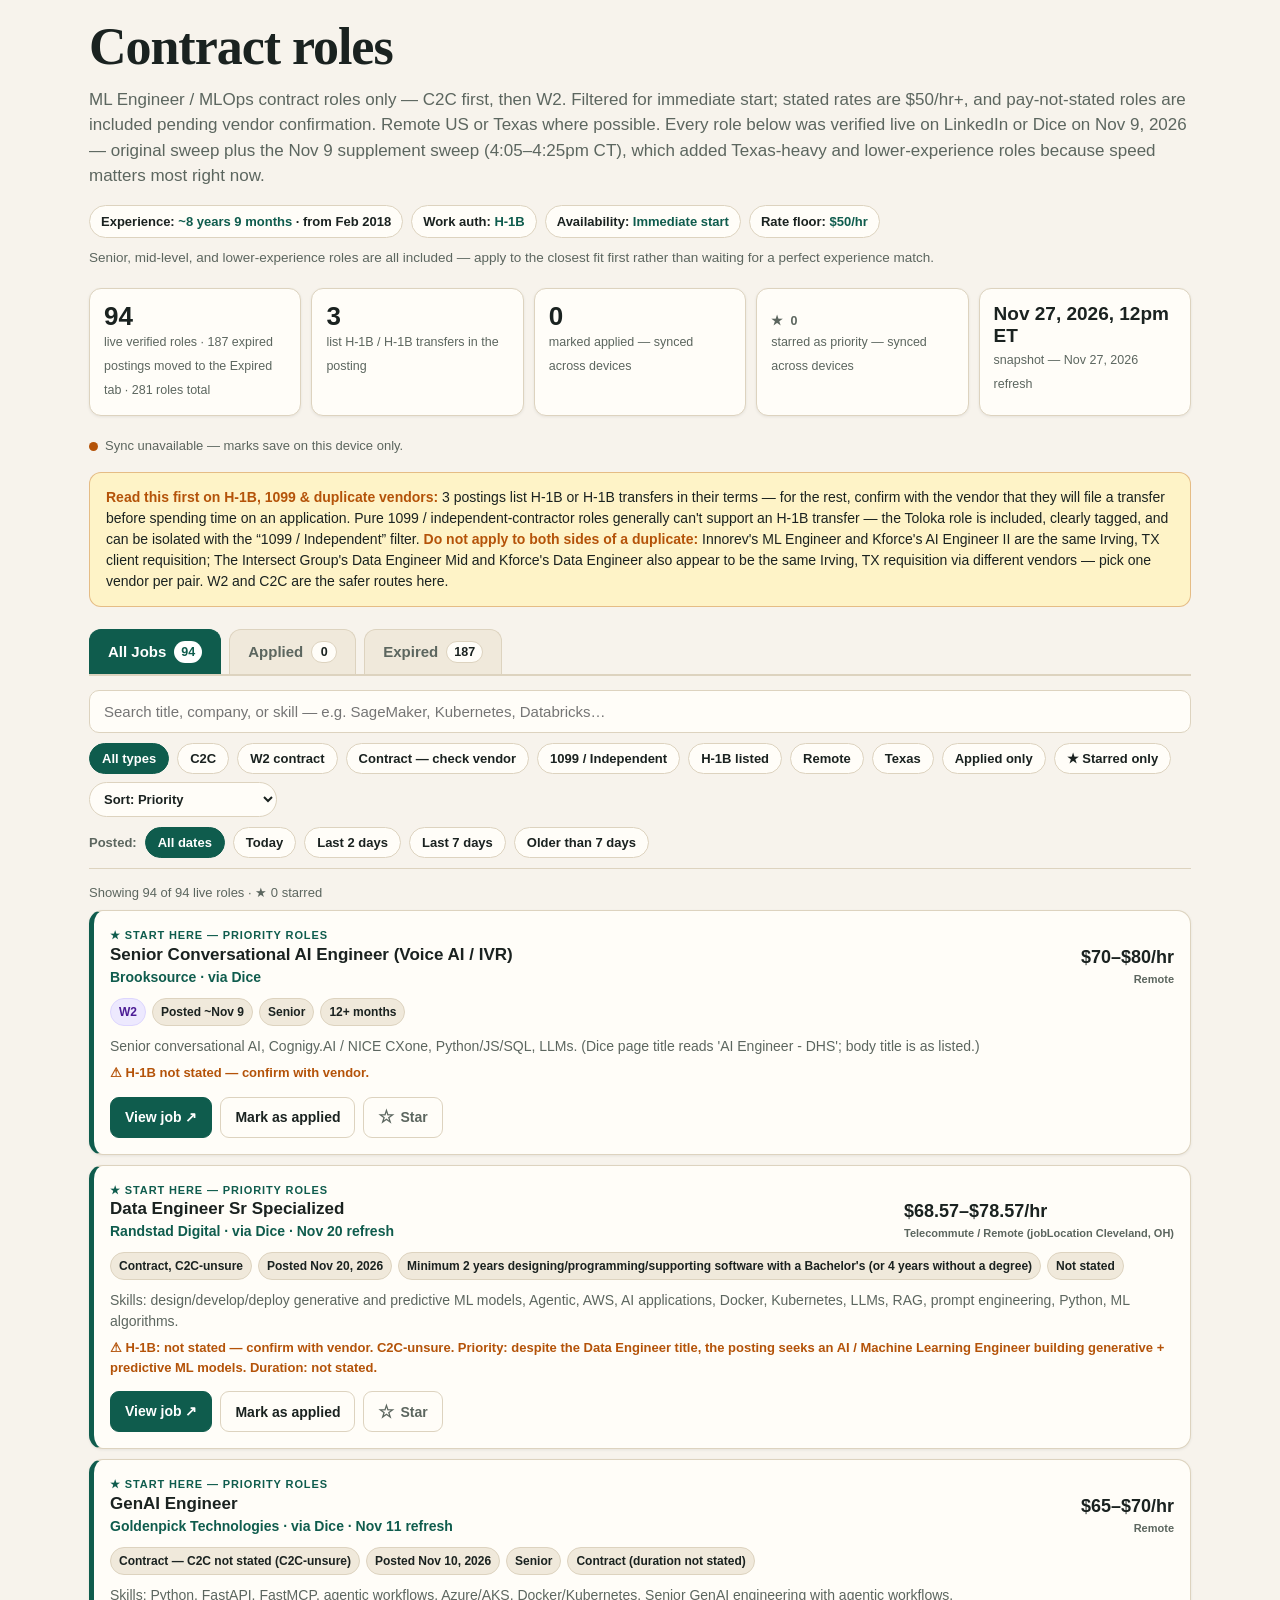
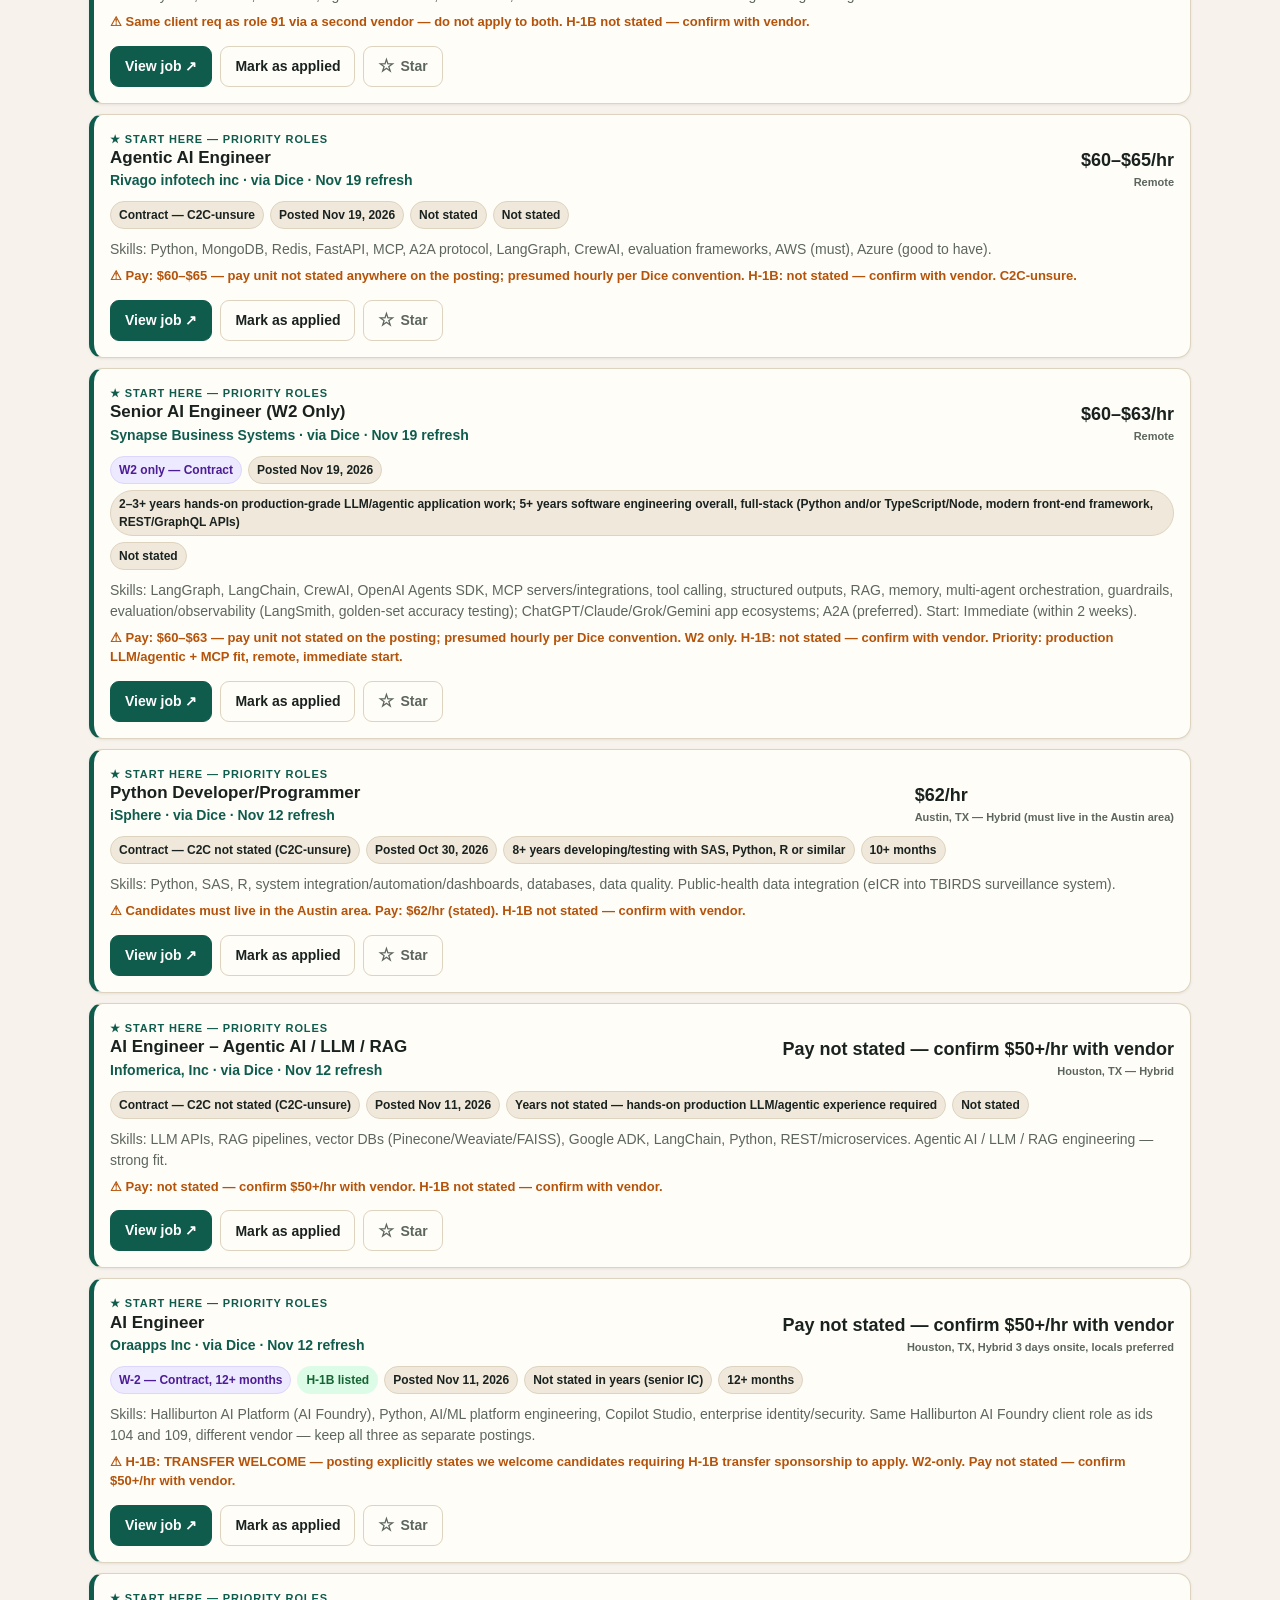
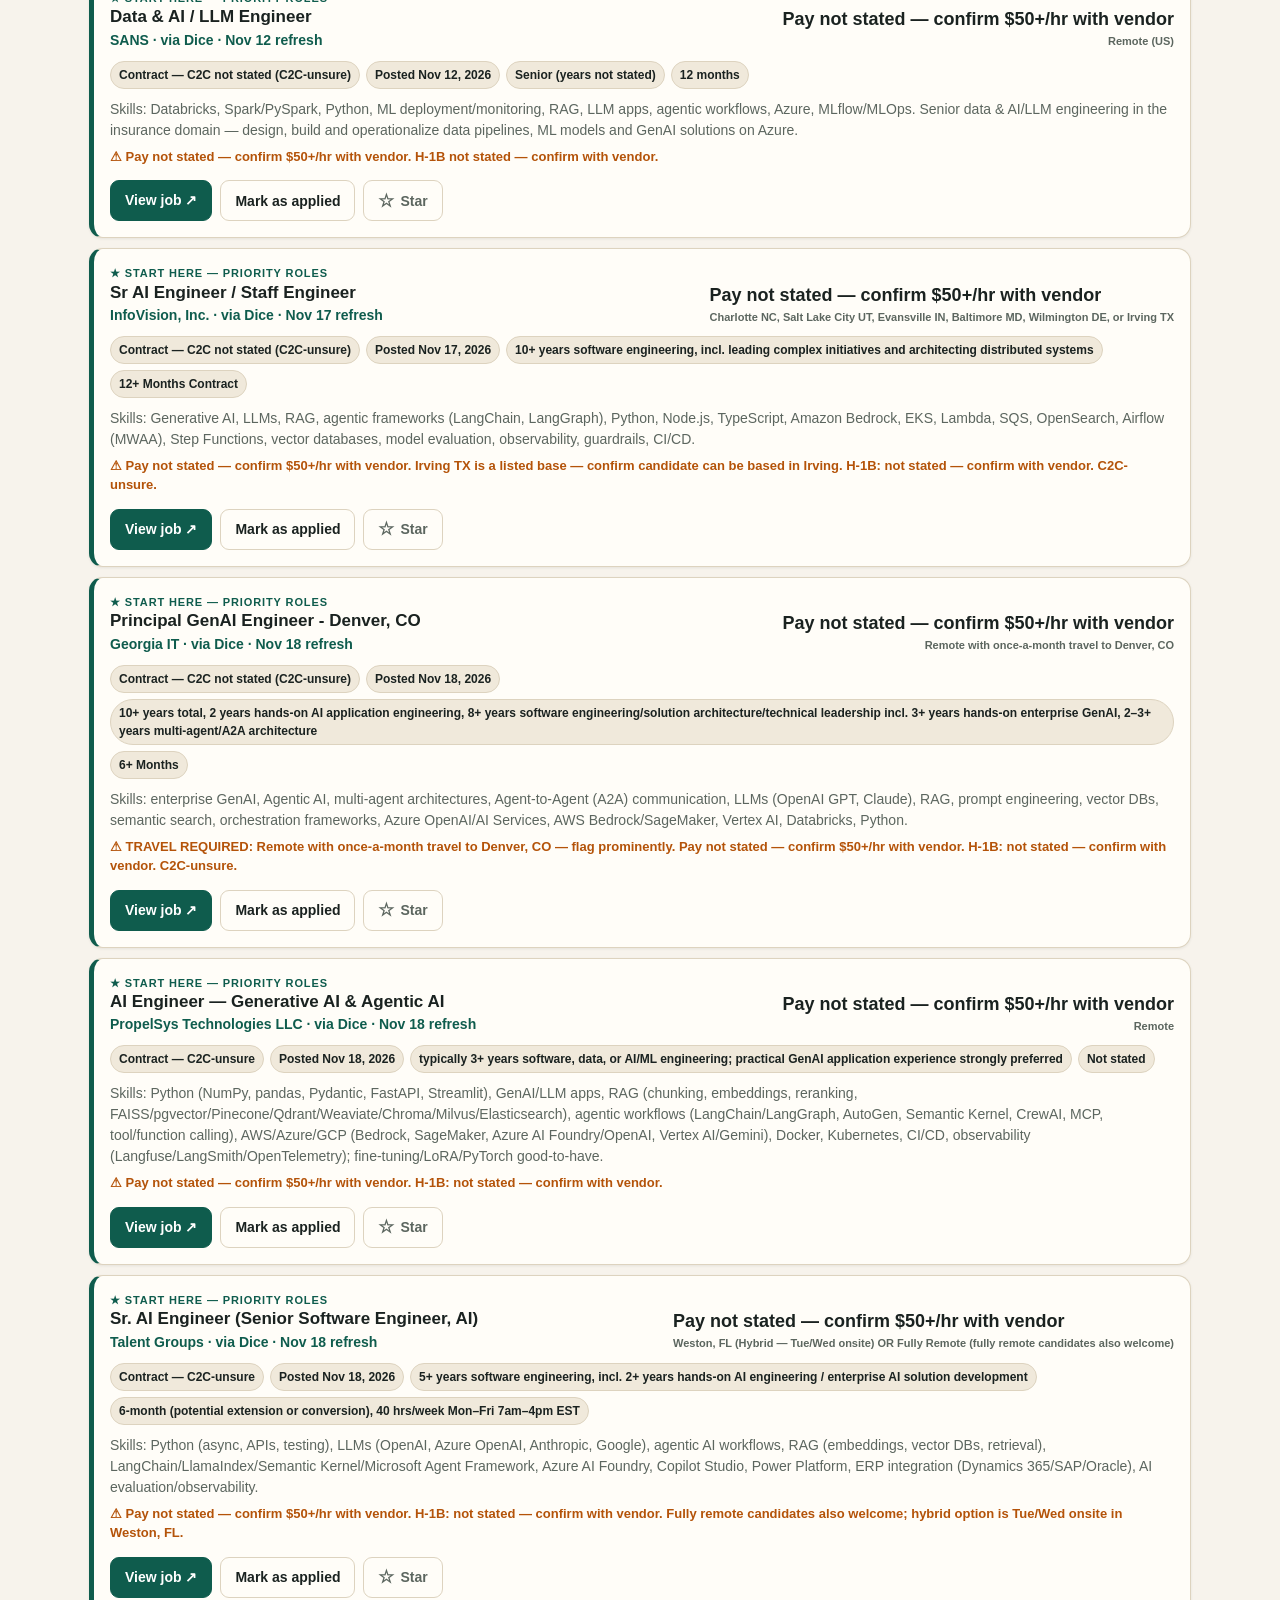
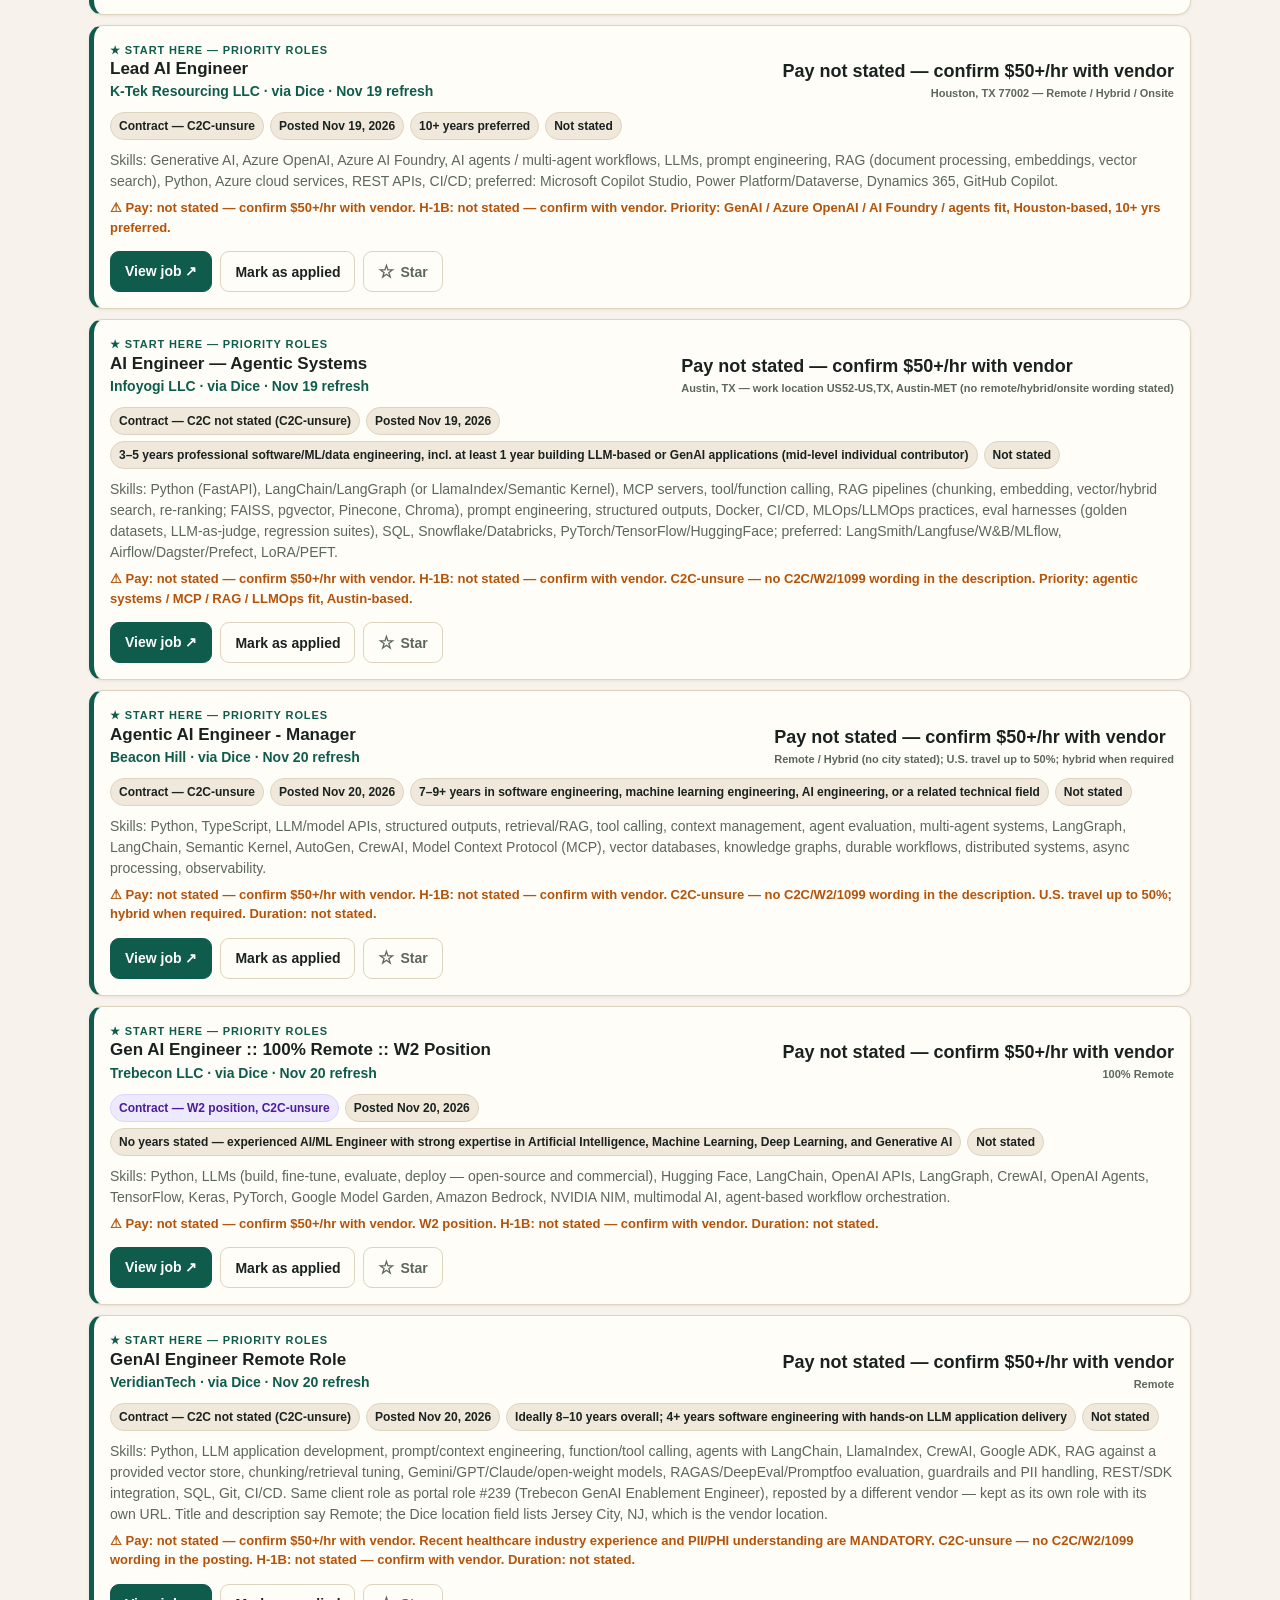
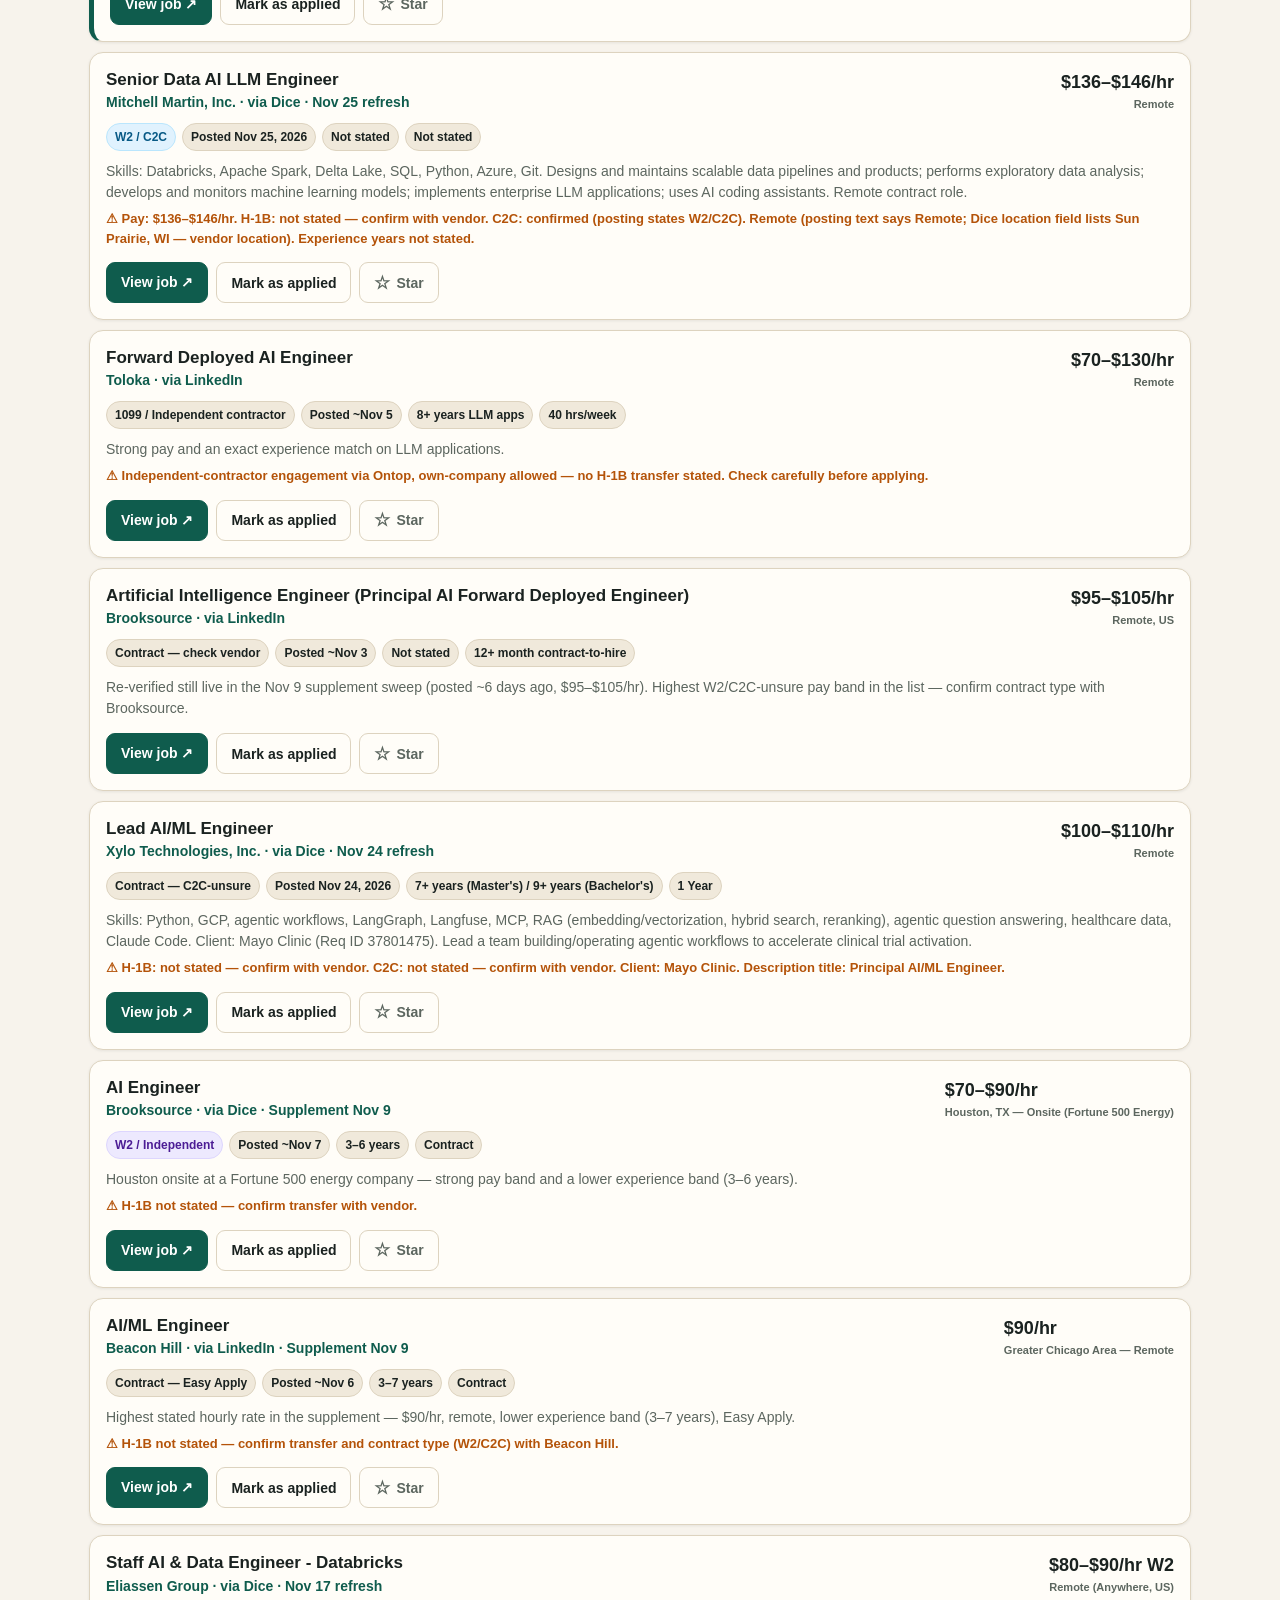
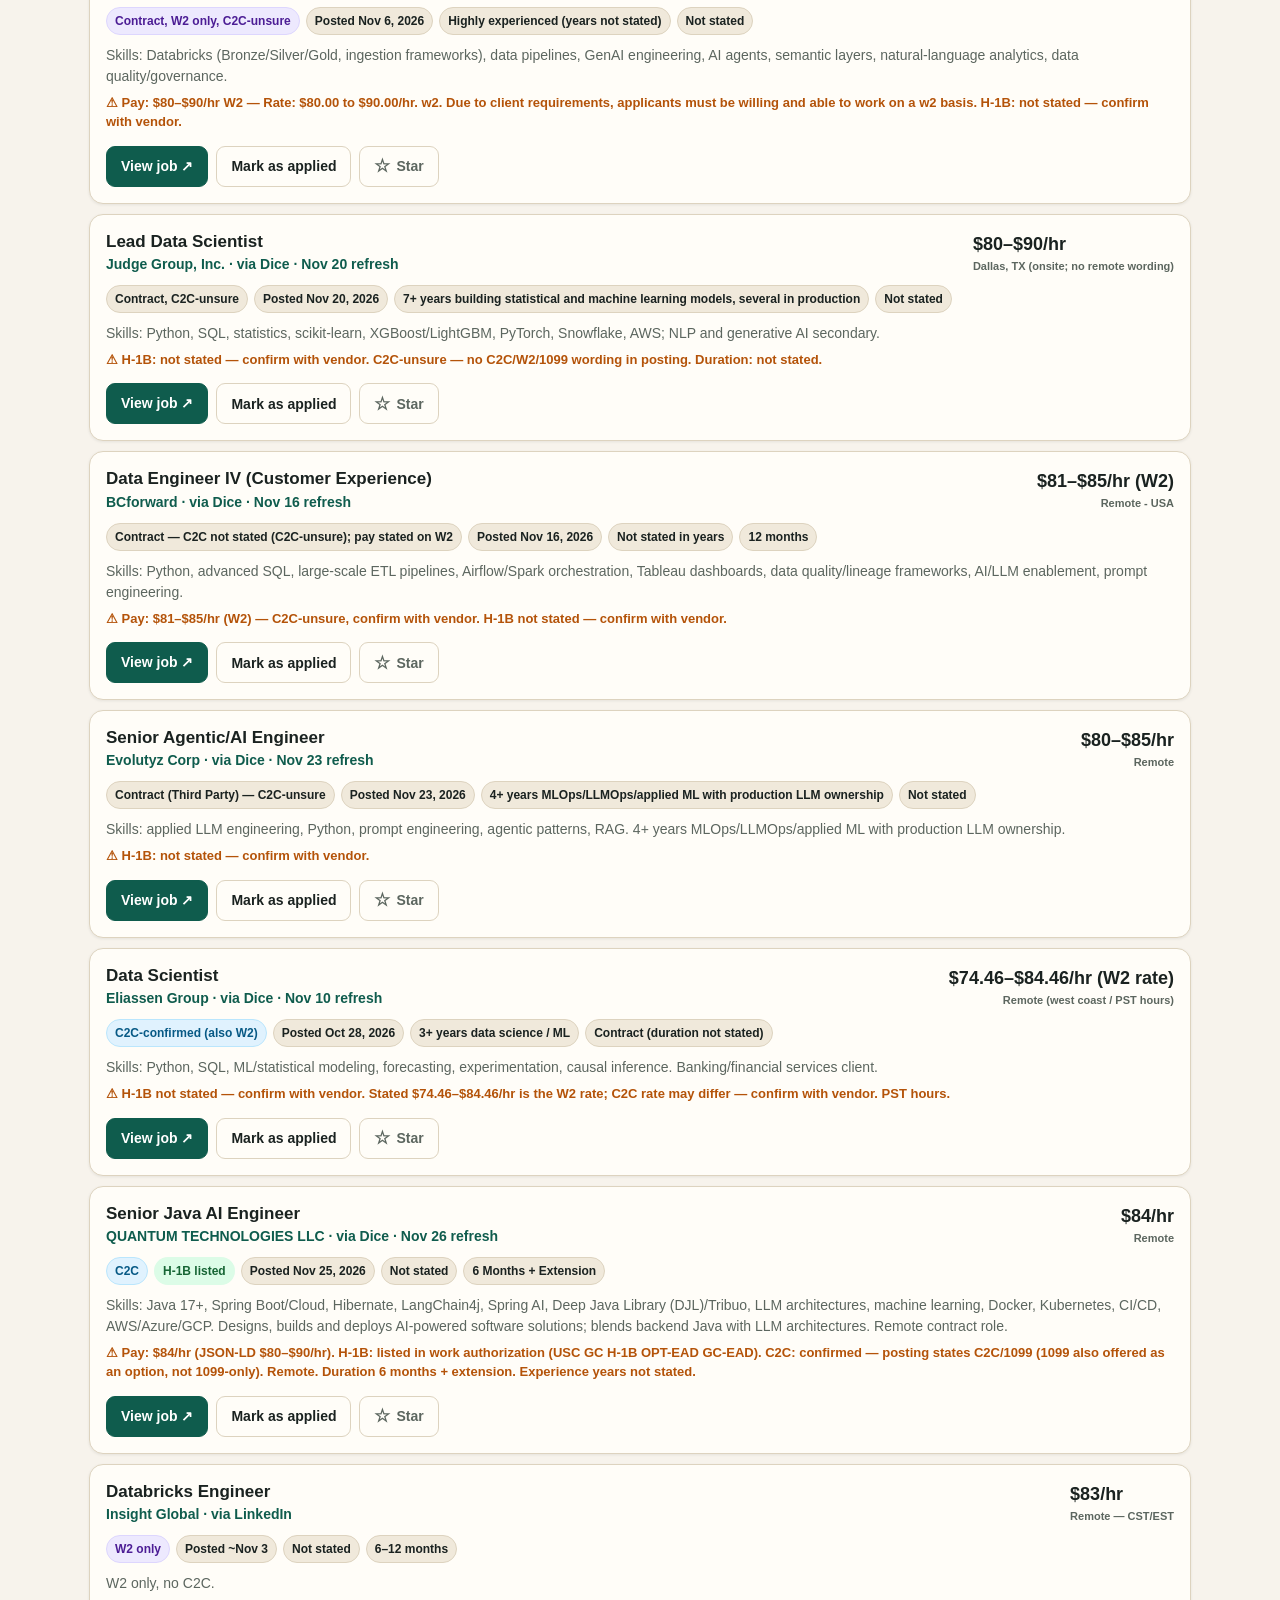
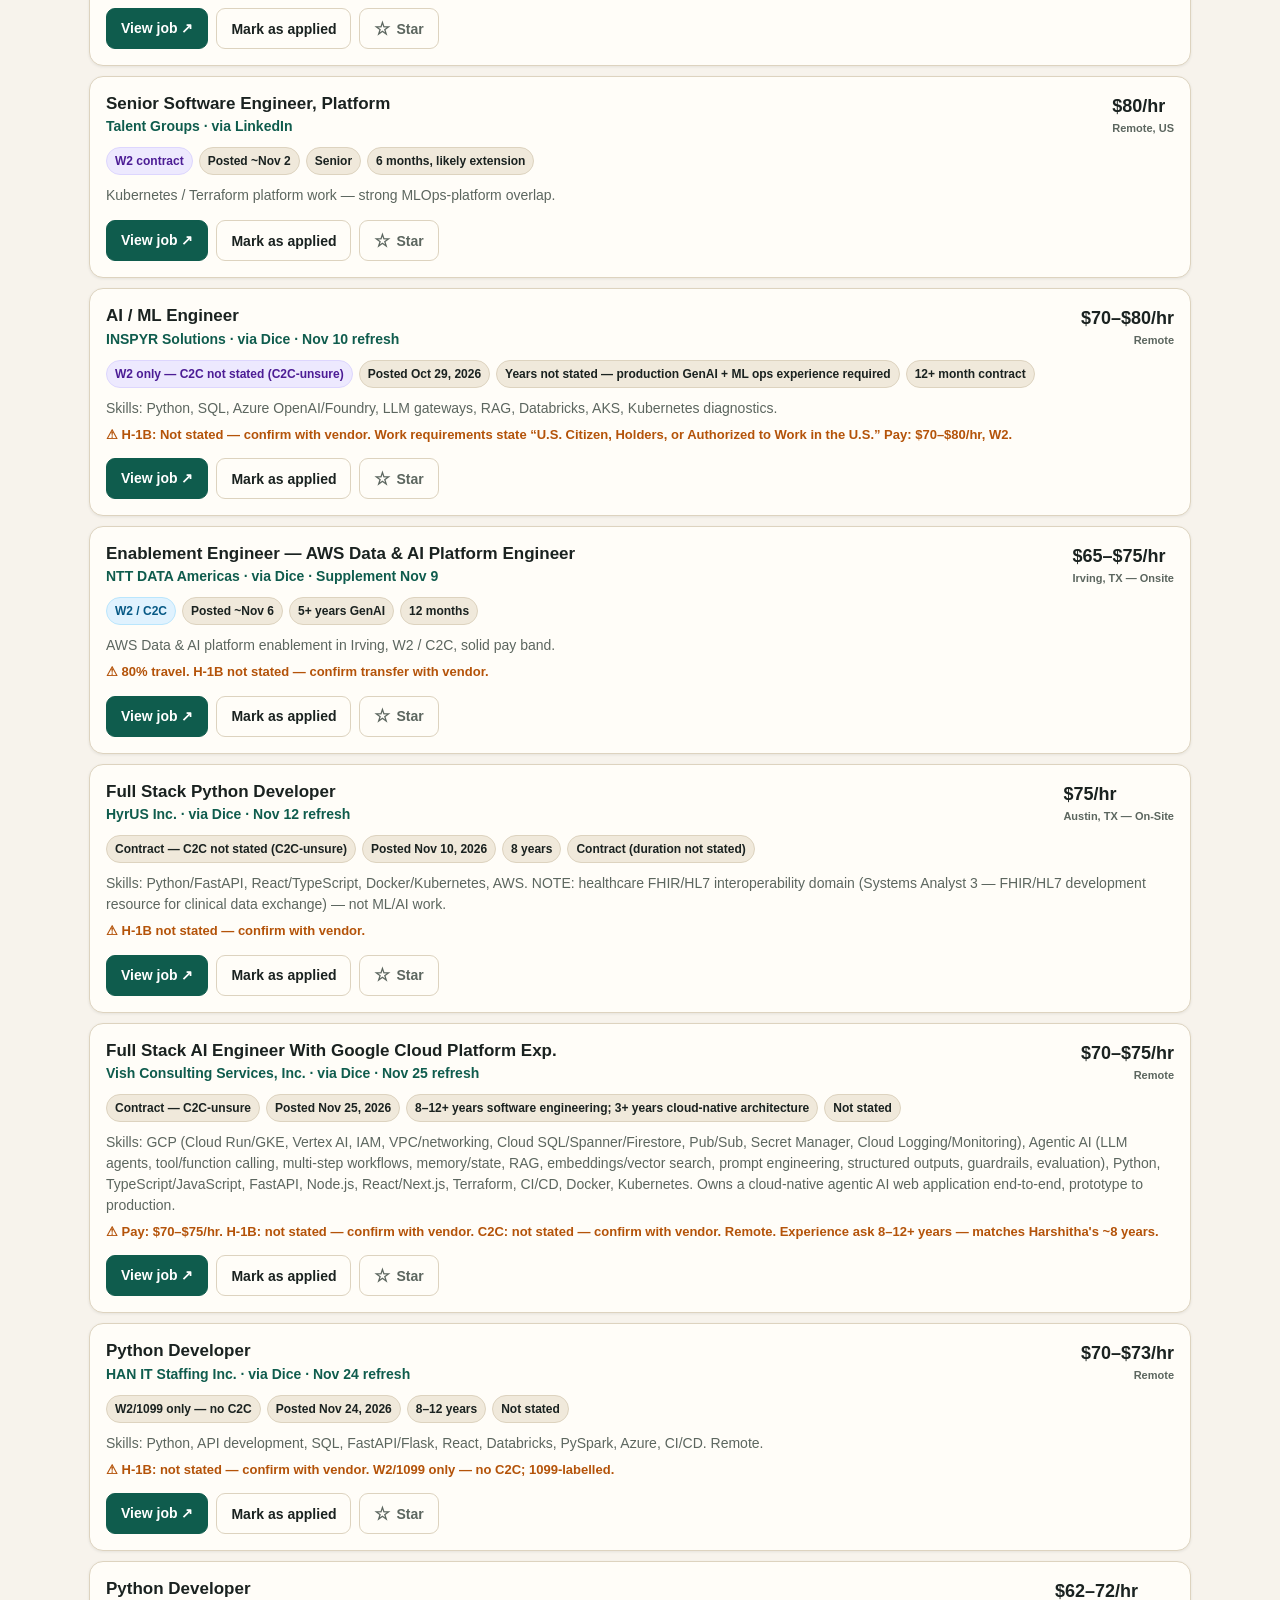
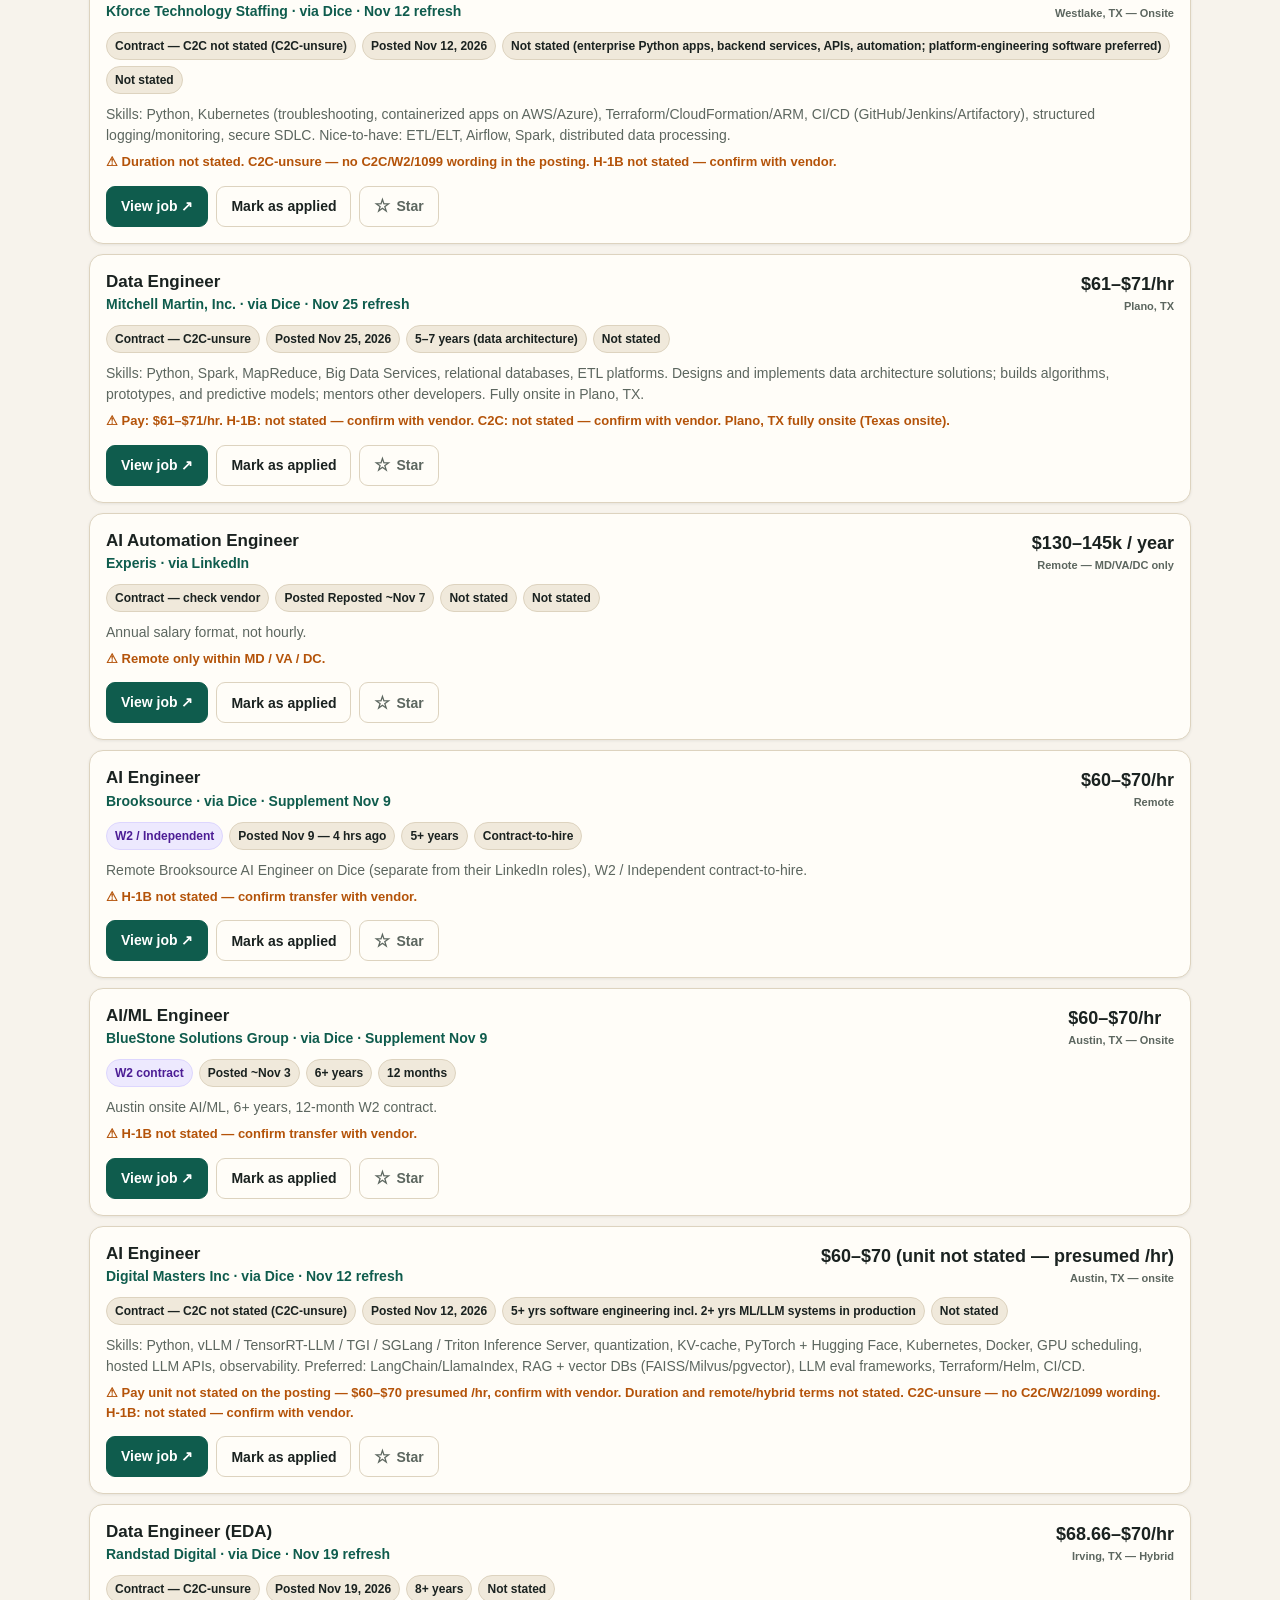
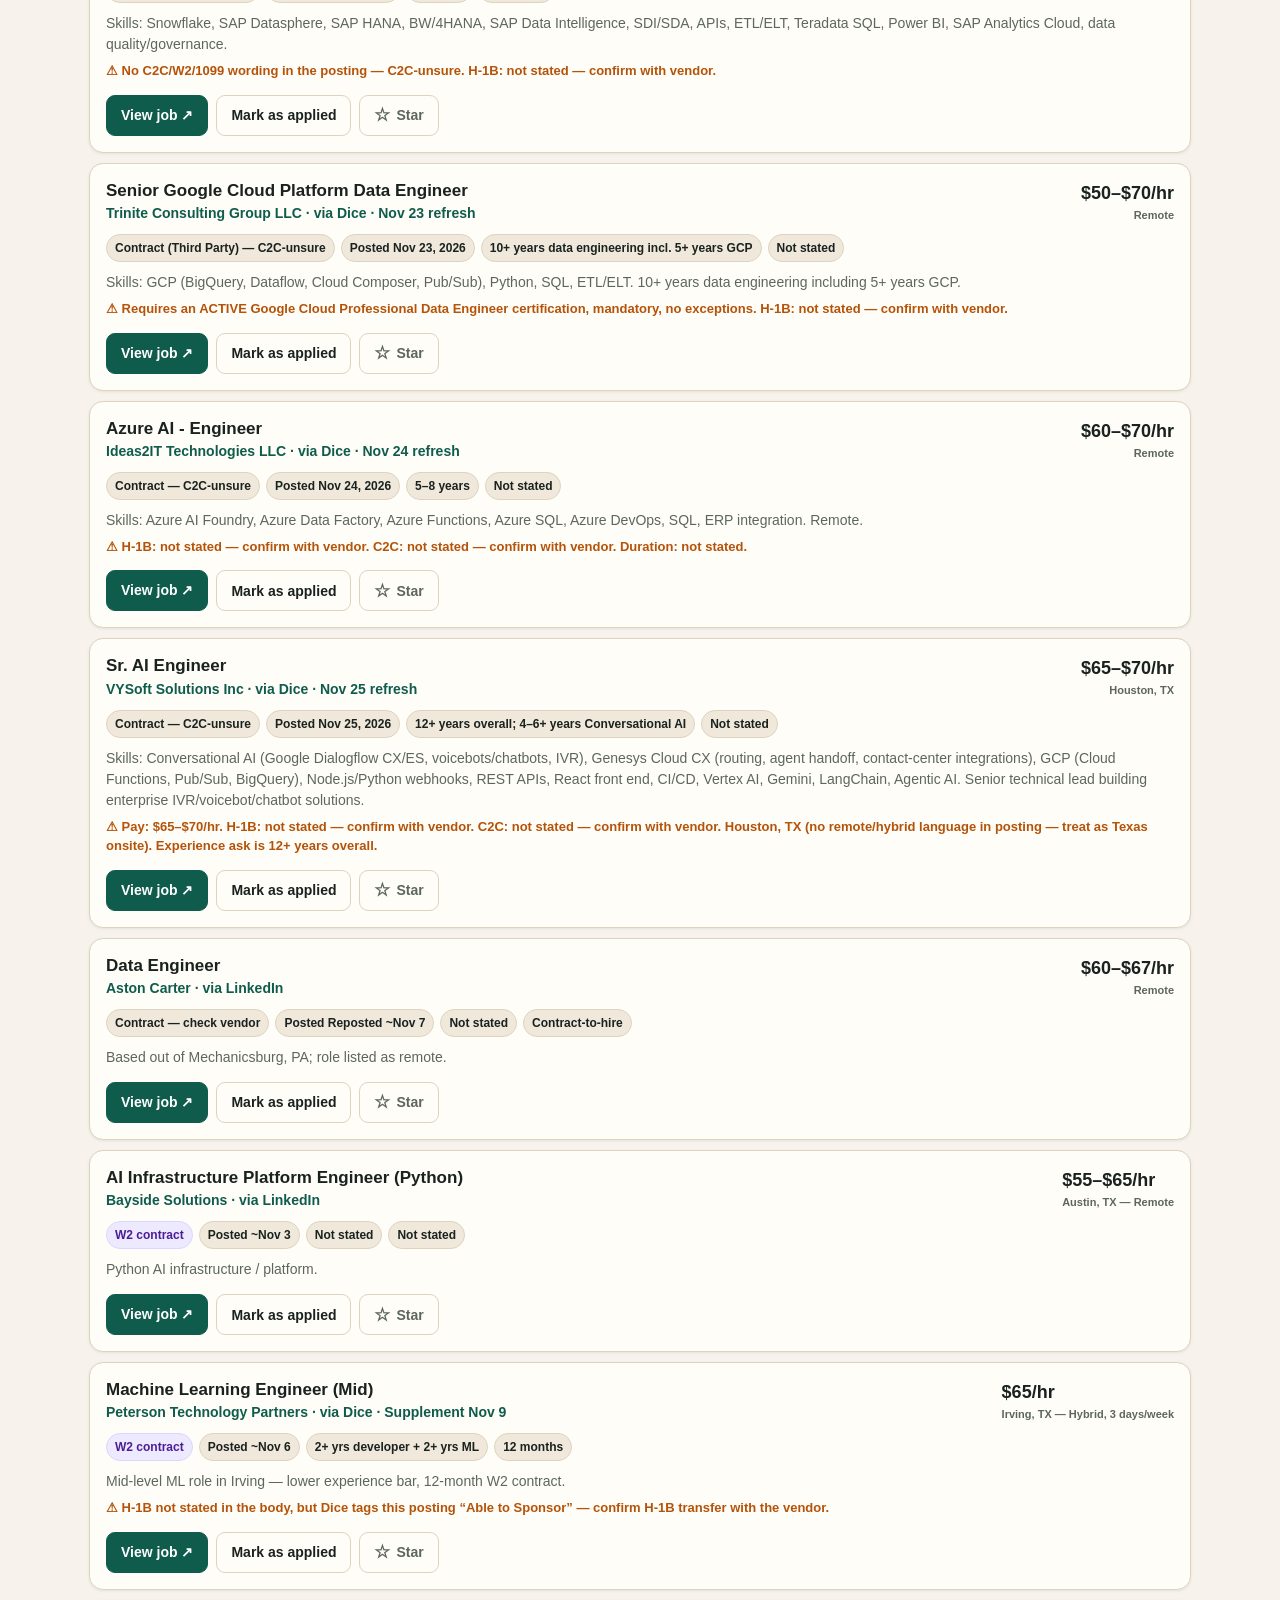
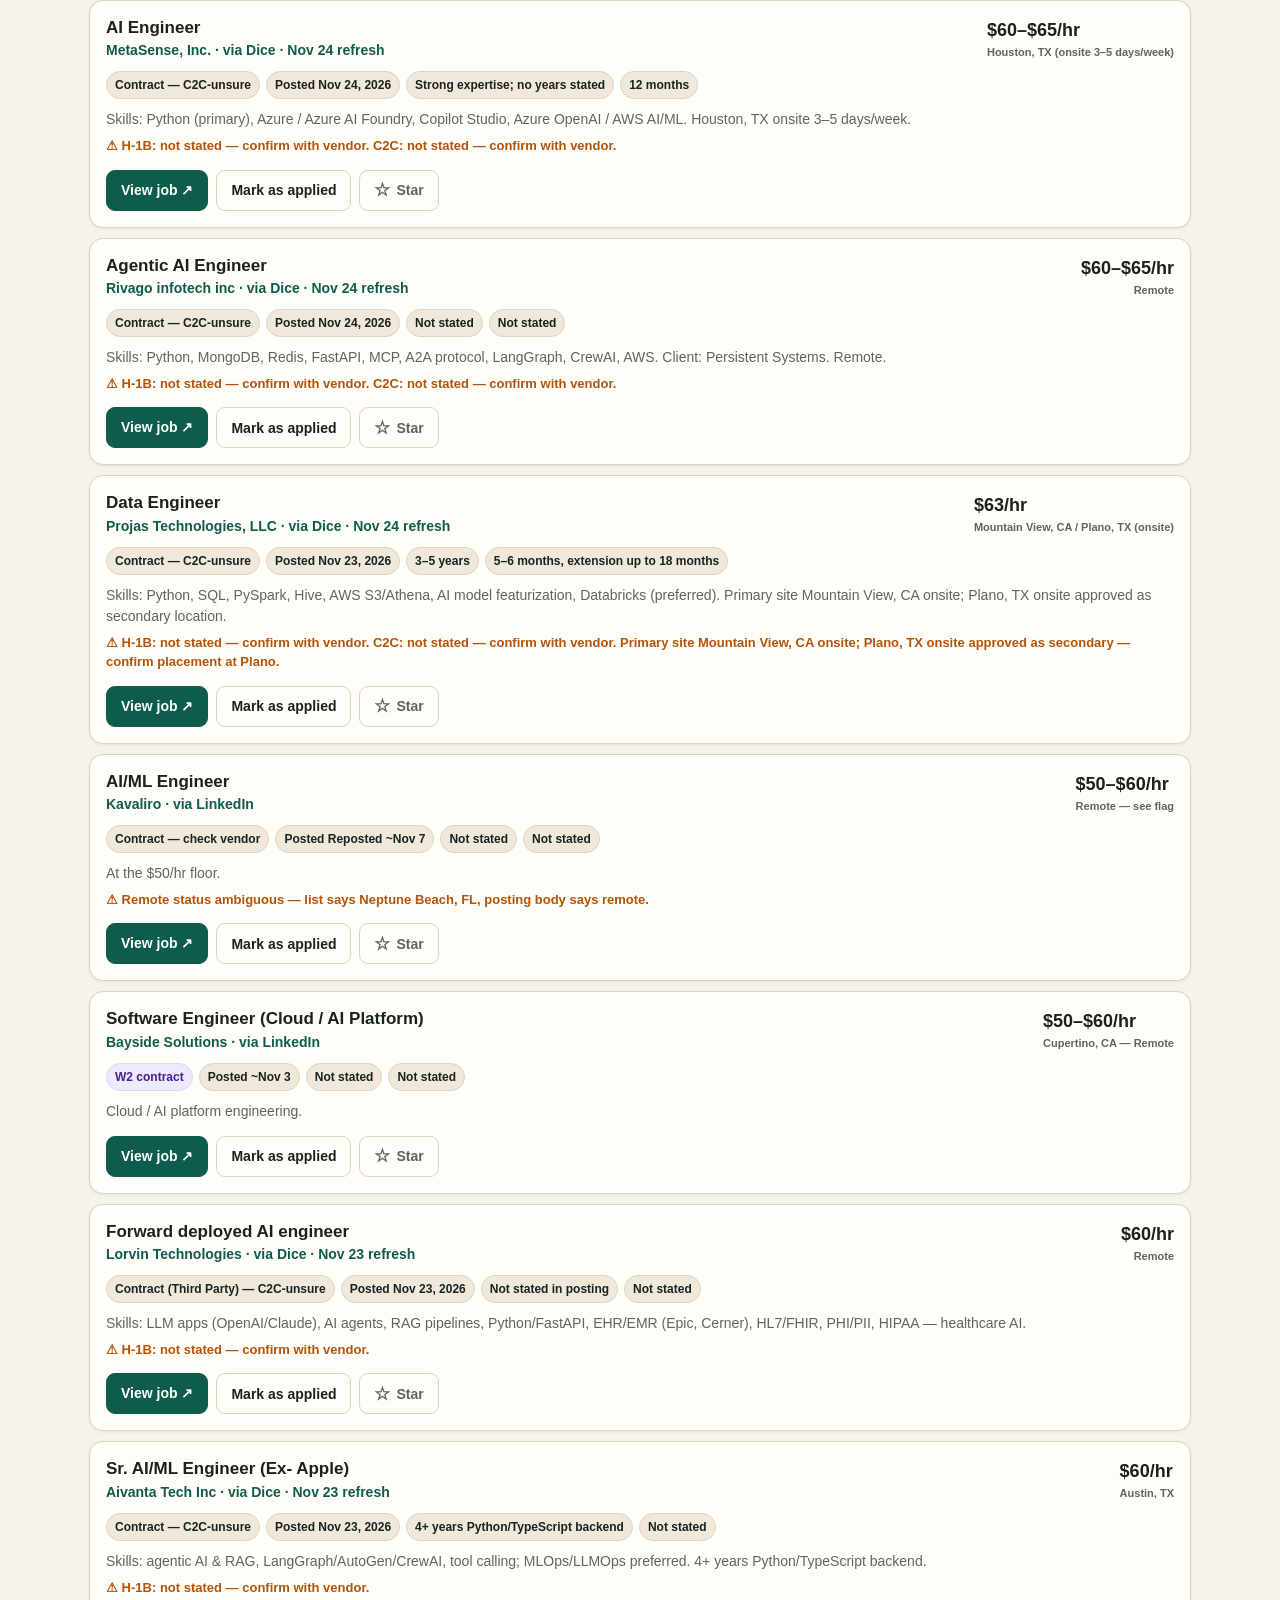
<file: index.html>
<!-- GENERATED by scripts/build.py — do not hand-edit. Edit src/ and data/roles.json, then run: python3 scripts/build.py -->
<!doctype html>
<html lang="en">
<head>
<meta charset="utf-8">
<meta name="viewport" content="width=device-width, initial-scale=1, viewport-fit=cover">
<meta name="color-scheme" content="light dark">
<link rel="icon" href="data:,">
<title>Contract Portal</title>
<script>
window.va = window.va || function () { (window.vaq = window.vaq || []).push(arguments); };
</script>
<script defer src="[data-uri]"></script>
<style>
:root{
  --bg:#f7f3ec; --surface:#fffdf8; --surface2:#f0e9db; --ink:#1a2220; --muted:#5c665f; --line:#ddd3bf;
  --teal:#0f5c4d; --teal-ink:#fff; --amber:#b45309; --amber-bg:#fef3c7; --green-bg:#dcfce7; --green:#166534;
  --gold:#d97706; --gold-bg:#fef3c7; --gold-ink:#92400e; --gold-line:#f59e0b;
  --red:#991b1b; --shadow:0 1px 3px rgba(26,34,32,.08);
}
@media (prefers-color-scheme: dark){
  :root{ --bg:#121614; --surface:#1c2220; --surface2:#242c29; --ink:#ece8df; --muted:#a8b0aa; --line:#333d39; --teal:#2a9d84; --teal-ink:#0b1513; --amber:#fbbf24; --amber-bg:#3a2e12; --green-bg:#14301e; --green:#86efac; --gold:#fbbf24; --gold-bg:#3a2e12; --gold-ink:#fcd34d; --gold-line:#b45309; --shadow:none; }
}
*{box-sizing:border-box}
body{margin:0;background:var(--bg);color:var(--ink);font-family: ui-sans-system, -apple-system, Segoe UI, Roboto, Helvetica, Arial, sans-serif;line-height:1.5}
a{color:var(--teal)}
.wrap{max-width:1150px;margin:0 auto;padding:20px 24px 48px}
@media(max-width:640px){.wrap{padding:20px 16px 48px}}
h1,h2{font-family: Georgia, 'Times New Roman', serif; letter-spacing:-.02em; line-height:1.05; margin:0}
h1{font-size:clamp(32px,6vw,52px)}
.lede{font-size:17px;color:var(--muted);margin:12px 0 0}
.profile{display:flex;flex-wrap:wrap;gap:8px;margin-top:16px}
.chip{border:1px solid var(--line);background:var(--surface);border-radius:999px;padding:6px 11px;font-size:13px;font-weight:600}
.chip strong{color:var(--teal)}
.stats{display:grid;grid-template-columns:repeat(5,1fr);gap:10px;margin:20px 0}
@media(max-width:900px){.stats{grid-template-columns:repeat(3,1fr)}}
@media(max-width:640px){.stats{grid-template-columns:1fr 1fr}}
.stat{background:var(--surface);border:1px solid var(--line);border-radius:12px;padding:14px;box-shadow:var(--shadow)}
.stat b{font-size:26px;display:block;line-height:1}
.stat span{font-size:12.5px;color:var(--muted)}
.stat-date b{font-size:19px;line-height:1.15}
.stat-star b{color:var(--gold)}
.notice{background:var(--amber-bg);border:1px solid color-mix(in srgb, var(--amber) 35%, transparent);border-radius:12px;padding:14px 16px;font-size:14px}
.notice strong{color:var(--amber)}
.controls{position:sticky;top:0;z-index:5;background:var(--bg);padding:14px 0 10px;border-bottom:1px solid var(--line)}
.search{width:100%;padding:12px 14px;border-radius:10px;border:1px solid var(--line);background:var(--surface);color:var(--ink);font-size:15px}
.filters{display:flex;flex-wrap:wrap;gap:8px;margin-top:10px;align-items:center}
.pill{border:1px solid var(--line);background:var(--surface);color:var(--ink);padding:7px 12px;border-radius:999px;font-size:13px;font-weight:600;cursor:pointer}
.pill[aria-pressed="true"]{background:var(--teal);color:var(--teal-ink);border-color:var(--teal)}
select{padding:8px 10px;border-radius:999px;border:1px solid var(--line);background:var(--surface);color:var(--ink);font-size:13px;font-weight:600}
.countline{font-size:13px;color:var(--muted);margin:14px 0 8px}
.job{background:var(--surface);border:1px solid var(--line);border-radius:14px;padding:16px;margin-bottom:10px;box-shadow:var(--shadow)}
.job.top{border-left:5px solid var(--teal)}
.job-head{display:flex;justify-content:space-between;gap:14px;flex-wrap:wrap}
.job h3{margin:0;font-size:17px;line-height:1.25}
.job h3 a{color:var(--ink);text-decoration:none}
.job h3 a:hover{text-decoration:underline}
.company{font-weight:700;color:var(--teal);font-size:14px;margin-top:2px}
.pay{font-size:18px;font-weight:800;white-space:nowrap}
.pay small{display:block;font-size:11px;font-weight:600;color:var(--muted);text-align:right}
.meta{display:flex;flex-wrap:wrap;gap:6px;margin-top:10px}
.tag{font-size:12px;font-weight:700;padding:4px 8px;border-radius:999px;background:var(--surface2);border:1px solid var(--line)}
.tag.c2c{background:#e0f2fe;border-color:#bae6fd;color:#075985}
.tag.w2{background:#ede9fe;border-color:#ddd6fe;color:#4c1d95}
.tag.h1b{background:var(--green-bg);color:var(--green);border-color:transparent}
.tag.priority{background:var(--gold-bg);color:var(--gold-ink);border-color:var(--gold-line)}
@media(prefers-color-scheme: dark){.tag.c2c{background:#0c2d3a;color:#7dd3fc}.tag.w2{background:#2e1a47;color:#c4b5fd}}
.desc{font-size:14px;color:var(--muted);margin:10px 0 0}
.flag{font-size:13px;color:var(--amber);font-weight:600;margin-top:6px}
.actions{display:flex;gap:8px;flex-wrap:wrap;margin-top:14px}
.btn{border-radius:9px;padding:9px 14px;font-size:14px;font-weight:700;cursor:pointer;text-decoration:none;display:inline-flex;align-items:center;gap:6px;border:1px solid var(--line)}
.btn-primary{background:var(--teal);color:var(--teal-ink);border-color:var(--teal)}
.btn-applied{background:var(--surface);color:var(--ink)}
.btn-applied.on{background:var(--green-bg);color:var(--green);border-color:var(--green)}
.btn-star{background:var(--surface);color:var(--muted)}
.btn-star .star-glyph{font-size:18px;line-height:1;color:var(--muted)}
.btn-star.on{background:var(--gold-bg);color:var(--gold-ink);border-color:var(--gold-line)}
.btn-star.on .star-glyph{color:var(--gold)}
.job.starred{border-color:var(--gold-line)}
.job.expired{opacity:.62;background:var(--surface2)}
.tag.expired-badge{background:#fee2e2;border-color:#fecaca;color:#991b1b}
@media(prefers-color-scheme: dark){.tag.expired-badge{background:#3a1414;border-color:#7f1d1d;color:#fca5a5}}
.expired-note{font-size:13.5px;font-weight:700;color:var(--red);margin-top:8px}
.empty{padding:32px;text-align:center;color:var(--muted);border:1px dashed var(--line);border-radius:12px}
footer{margin-top:28px;font-size:13px;color:var(--muted);border-top:1px solid var(--line);padding-top:16px}
.priority-label{font-size:11px;letter-spacing:.08em;text-transform:uppercase;font-weight:800;color:var(--teal)}
.sync-status{font-size:13px;color:var(--muted);margin:0 0 16px;display:flex;align-items:center;gap:7px}
.sync-dot{width:9px;height:9px;border-radius:50%;background:var(--amber);flex:none}
.sync-status.live .sync-dot{background:var(--green)}
.view-tabs{display:flex;gap:8px;margin:22px 0 0;border-bottom:2px solid var(--line)}
.view-tab{appearance:none;border:1px solid var(--line);border-bottom:none;background:var(--surface2);color:var(--muted);padding:11px 18px;border-radius:12px 12px 0 0;font-size:15px;font-weight:800;cursor:pointer;display:inline-flex;align-items:center;gap:8px}
.view-tab[aria-selected="true"]{background:var(--teal);color:var(--teal-ink);border-color:var(--teal)}
.view-tab:focus-visible{outline:3px solid var(--gold-line);outline-offset:2px}
.tab-count{display:inline-flex;align-items:center;justify-content:center;min-width:26px;height:22px;padding:0 7px;border-radius:999px;background:var(--surface);color:var(--teal);font-size:12.5px;font-weight:800;line-height:1}
.view-tab[aria-selected="true"] .tab-count{background:var(--teal-ink);color:var(--teal)}
.view-tab:not([aria-selected="true"]) .tab-count{background:var(--surface);border:1px solid var(--line);color:var(--ink)}
@media(max-width:520px){.view-tab{flex:1;justify-content:center;padding:11px 10px}}
</style>
<body>
<div class="wrap">
  <header>
    <h1>Contract roles</h1>
    <p class="lede">ML Engineer / MLOps contract roles only — C2C first, then W2. Filtered for immediate start; stated rates are $50/hr+, and pay-not-stated roles are included pending vendor confirmation. Remote US or Texas where possible. Every role below was verified live on LinkedIn or Dice on Nov 9, 2026 — original sweep plus the Nov 9 supplement sweep (4:05–4:25pm CT), which added Texas-heavy and lower-experience roles because speed matters most right now.</p>
    <div class="profile">
      <span class="chip">Experience: <strong>~8 years 9 months</strong> · from Feb 2018</span>
      <span class="chip">Work auth: <strong>H-1B</strong></span>
      <span class="chip">Availability: <strong>Immediate start</strong></span>
      <span class="chip">Rate floor: <strong>$50/hr</strong></span>
    </div>
    <p style="font-size:13.5px;color:var(--muted);margin:10px 0 0">Senior, mid-level, and lower-experience roles are all included — apply to the closest fit first rather than waiting for a perfect experience match.</p>
    <div class="stats">
      <div class="stat"><b id="statTotal">94</b><span>live verified roles · 187 expired postings moved to the Expired tab · 281 roles total</span></div>
      <div class="stat"><b>3</b><span>list H-1B / H-1B transfers in the posting</span></div>
      <div class="stat"><b id="statApplied">0</b><span>marked applied — synced across devices</span></div>
      <div class="stat stat-star"><b><span aria-hidden="true">★</span> <span id="statStarred">0</span></b><span>starred as priority — synced across devices</span></div>
      <div class="stat stat-date"><b>Nov 27, 2026, 12pm ET</b><span>snapshot — Nov 27, 2026 refresh</span></div>
    </div>
    <p class="sync-status" id="syncStatus" role="status"><span class="sync-dot" aria-hidden="true"></span><span id="syncStatusText">Sync: connecting…</span></p>
    <div class="notice"><strong>Read this first on H-1B, 1099 &amp; duplicate vendors:</strong> 3 postings list H-1B or H-1B transfers in their terms — for the rest, confirm with the vendor that they will file a transfer before spending time on an application. Pure 1099 / independent-contractor roles generally can't support an H-1B transfer — the Toloka role is included, clearly tagged, and can be isolated with the “1099 / Independent” filter. <strong>Do not apply to both sides of a duplicate:</strong> Innorev's ML Engineer and Kforce's AI Engineer II are the same Irving, TX client requisition; The Intersect Group's Data Engineer Mid and Kforce's Data Engineer also appear to be the same Irving, TX requisition via different vendors — pick one vendor per pair. W2 and C2C are the safer routes here.</div>
  </header>

  <nav class="view-tabs" aria-label="Job views">
    <button class="view-tab" id="tabAll" data-view="all" role="tab" aria-selected="true">All Jobs <span class="tab-count" id="tabAllCount">94</span></button>
    <button class="view-tab" id="tabApplied" data-view="applied" role="tab" aria-selected="false">Applied <span class="tab-count" id="tabAppliedCount">0</span></button>
    <button class="view-tab" id="tabExpired" data-view="expired" role="tab" aria-selected="false">Expired <span class="tab-count" id="tabExpiredCount">187</span></button>
  </nav>

  <div class="controls">
    <input class="search" id="q" type="search" placeholder="Search title, company, or skill — e.g. SageMaker, Kubernetes, Databricks…" aria-label="Search jobs">
    <div class="filters" role="group" aria-label="Filters">
      <button class="pill" data-f="all" aria-pressed="true">All types</button>
      <button class="pill" data-f="c2c" aria-pressed="false">C2C</button>
      <button class="pill" data-f="w2" aria-pressed="false">W2 contract</button>
      <button class="pill" data-f="unsure" aria-pressed="false">Contract — check vendor</button>
      <button class="pill" data-f="1099" aria-pressed="false">1099 / Independent</button>
      <button class="pill" data-f="h1b" aria-pressed="false">H-1B listed</button>
      <button class="pill" data-f="remote" aria-pressed="false">Remote</button>
      <button class="pill" data-f="texas" aria-pressed="false">Texas</button>
      <button class="pill" data-f="applied" aria-pressed="false">Applied only</button>
      <button class="pill" data-f="starred" aria-pressed="false">★ Starred only</button>
      <select id="sort" aria-label="Sort jobs">
        <option value="priority">Sort: Priority</option>
        <option value="pay">Sort: Pay — high to low</option>
        <option value="new">Sort: Most recent</option>
      </select>
    </div>
    <div class="filters" role="group" aria-label="Posted date filters">
      <span style="font-size:13px;font-weight:700;color:var(--muted)">Posted:</span>
      <button class="pill" data-d="all" aria-pressed="true">All dates</button>
      <button class="pill" data-d="today" aria-pressed="false">Today</button>
      <button class="pill" data-d="last2" aria-pressed="false">Last 2 days</button>
      <button class="pill" data-d="last7" aria-pressed="false">Last 7 days</button>
      <button class="pill" data-d="older" aria-pressed="false">Older than 7 days</button>
    </div>
  </div>

  <p class="countline" id="countLine"></p>
  <main id="list"></main>
  <div id="empty" class="empty" hidden>No roles match those filters. Try clearing the search or picking “All types.”</div>

  <footer>
    <p><strong>How “Applied” works:</strong> Tapping <em>Mark as applied</em> moves the role out of the All Jobs list and into the Applied tab at the top, and saves the mark to the shared cloud database, so it syncs in real time to every phone or browser that opens this page — and it is still there after you close and reopen the page. A copy is also kept on this device as a fallback if the cloud connection is unavailable. Marking does not submit an application. Always apply on the actual LinkedIn / Dice posting via “View job.” In the Applied tab, tap <em>✓ Applied</em> again to un-mark a role — it will move back to the All Jobs list on every device.</p>
    <p><strong>How stars work:</strong> Tapping the ☆ <em>Star</em> button marks a role as a priority — it gets a filled gold ★ and a “Priority” badge, and the “★ Starred only” filter shows just those roles. Stars sync across devices the same way Applied marks do, with a copy kept on this device as a fallback. Tap the star again to remove it everywhere.</p>
    <p>Sources: LinkedIn Jobs and Dice, verified live Nov 9, 2026. Original sweep 2:17–2:40pm CT (LinkedIn ~475 items checked, 55 detail pages opened; Dice ~267 items, 18 detail pages). Supplement sweep Nov 9, 2026, 4:05–4:25pm CT added 25 checked roles: 21 are new cards below and 4 were already listed, so they were re-verified in place instead of duplicated — JC CORPORATIONS (Dice), Brooksource Principal AI Forward Deployed Engineer, INSPYR Solutions, and BrothersTech MLOps Engineer (visa list USC / GC / EAD / H1B, still live). Excluded after live checks in the original sweep: roles stating no sponsorship / USC–GC only, roles under $50/hr, and onsite roles outside Texas (except the H-1B-listed Las Vegas role, flagged). This is a snapshot fixed at build time — a new sweep is needed for fresher roles. Dice coverage note: second pages of the general Dice searches weren't scanned after the scope narrowed to ML/MLOps/AI/Data/Python, so this is a strong list, not an exhaustive census.</p>
  </footer>
</div>

<script>
window.PORTAL_DATA = {"snapshot": "Nov 27, 2026, 12pm ET", "totals": {"live":94,"expired":187,"total":281}, "jobs": [
{"id":1,"priority":1,"title":"AI Engineer","company":"QUANTUM TECHNOLOGIES LLC","loc":"Remote","pay":"$80–$90/hr","payNum":90,"type":"c2c","typeLabel":"C2C","h1b":true,"posted":"~Oct 29","postedISO":"2026-10-29","exp":"5+ years","dur":"6–15 months","url":"https://www.dice.com/job-detail/552bbc43-dff8-45bf-8ea2-988f9c6149a3","src":"Dice","desc":"Work authorisation lists H-1B. Highest-paying H-1B-listed C2C role in the sweep."},
{"id":2,"priority":1,"title":"AWS AI/ML Engineer","company":"MACHINE LEARNING TECHNOLOGIES LLC","loc":"Austin, TX — Onsite","pay":"$78/hr","payNum":78,"type":"c2c","typeLabel":"C2C","h1b":true,"posted":"~Nov 8","postedISO":"2026-11-08","exp":"4+ years","dur":"8 months + extension","url":"https://www.linkedin.com/jobs/view/4487932561/","src":"LinkedIn","desc":"Closest skill match: SageMaker, Bedrock, EKS, Terraform, MLflow. Work auth lists H-1B."},
{"id":3,"priority":1,"title":"AI Engineer — second posting","company":"QUANTUM TECHNOLOGIES LLC","loc":"Remote","pay":"$60–$65/hr","payNum":65,"type":"c2c","typeLabel":"C2C","h1b":true,"posted":"~Nov 7","postedISO":"2026-11-07","exp":"See flag","dur":"10 months","url":"https://www.dice.com/job-detail/580f6f56-983e-4904-b621-9505b9cf9ee1","src":"Dice","desc":"Work authorisation lists H-1B.","flag":"Asks 10+ years total — above the ~8 years 9 months target, worth a vendor check given the H-1B listing."},
{"id":4,"priority":1,"title":"Snowflake AI Engineer","company":"MACHINE LEARNING TECHNOLOGIES LLC","loc":"Las Vegas, NV — Onsite","pay":"$83/hr","payNum":83,"type":"c2c","typeLabel":"C2C","h1b":true,"posted":"~Nov 5","postedISO":"2026-11-05","exp":"5+ years","dur":"12 months","url":"https://www.linkedin.com/jobs/view/4487384690/","src":"LinkedIn","desc":"Work auth lists H-1B.","flag":"Onsite in Las Vegas — not Texas and not remote."},
{"id":5,"title":"AI Engineer","company":"GDH","loc":"Remote","pay":"$65–$68/hr","payNum":68,"type":"c2c","typeLabel":"C2C","h1b":false,"posted":"~Nov 7","postedISO":"2026-11-07","exp":"7+ years","dur":"Not stated","url":"https://www.dice.com/job-detail/b6e7c66f-5ace-4429-9638-fdff93995b3c","src":"Dice","desc":"C2C-confirmed.","flag":"Requires active IRS MBI clearance."},
{"id":6,"title":"AI Engineer / Architect — Generative AI & Agentic AI","company":"Covetus","loc":"100% Remote","pay":"Pay not stated","payNum":0,"type":"c2c","typeLabel":"W2 / C2C","h1b":false,"posted":"~Nov 3","postedISO":"2026-11-03","exp":"Not stated","dur":"12+ months","url":"https://www.dice.com/job-detail/4355079c-5ffb-4fc1-80e3-116f661e7fbd","src":"Dice","desc":"Title includes “/ Architect” but the role itself is hands-on AI Engineer work."},
{"id":7,"title":"AWS Data Engineer","company":"VDart","loc":"Remote","pay":"$60–$65/hr","payNum":65,"type":"c2c","typeLabel":"C2C","h1b":false,"posted":"~Nov 4","postedISO":"2026-11-04","exp":"Not stated","dur":"6 months","url":"https://www.dice.com/job-detail/35286188-33a4-46db-bc9d-76d30922814d","src":"Dice","desc":"C2C-confirmed AWS data role."},
{"id":8,"title":"Senior/Lead AWS Golden AMI Platform Engineer","company":"Intellisoft Technologies","loc":"Remote","pay":"Pay not stated","payNum":0,"type":"c2c","typeLabel":"W2 / C2C","h1b":false,"posted":"~Nov 3","postedISO":"2026-11-03","exp":"Senior / Lead","dur":"12 months","url":"https://www.dice.com/job-detail/3f71813d-7f91-47f2-8081-77bcd204bd74","src":"Dice","desc":"Platform engineering — AWS, Golden AMI."},
{"id":9,"title":"Data QA Engineer — Data Contracts","company":"Tbright","loc":"Remote","pay":"Pay not stated","payNum":0,"type":"c2c","typeLabel":"C2C / W2","h1b":false,"posted":"~Nov 5","postedISO":"2026-11-05","exp":"Not stated","dur":"12 months","url":"https://www.dice.com/job-detail/1c4b235e-79ae-42bf-b35a-ef270a2b1b28","src":"Dice","desc":"Posting states the employer is able to sponsor — confirm H-1B transfer with the vendor."},
{"id":10,"title":"Senior Software Engineer","company":"Connect Tech+Talent","loc":"Remote","pay":"Pay not stated","payNum":0,"type":"c2c","typeLabel":"W2 or C2C","h1b":false,"posted":"~Nov 2","postedISO":"2026-11-02","exp":"Senior","dur":"1 year, extendable","url":"https://www.dice.com/job-detail/af15bc92-ac20-480a-9949-58d11d746868","src":"Dice","desc":"W2 or C2C.","flag":"Posting also says Atlanta, GA (Remote/Onsite) — confirm fully remote."},
{"id":11,"title":"Forward Deployed AI Engineer","company":"Toloka","loc":"Remote","pay":"$70–$130/hr","payNum":130,"type":"unsure","typeLabel":"1099 / Independent contractor","is1099":true,"h1b":false,"posted":"~Nov 5","postedISO":"2026-11-05","exp":"8+ years LLM apps","dur":"40 hrs/week","url":"https://www.linkedin.com/jobs/view/4487762797/","src":"LinkedIn","desc":"Strong pay and an exact experience match on LLM applications.","flag":"Independent-contractor engagement via Ontop, own-company allowed — no H-1B transfer stated. Check carefully before applying."},
{"id":12,"title":"Artificial Intelligence Engineer (Principal AI Forward Deployed Engineer)","company":"Brooksource","loc":"Remote, US","pay":"$95–$105/hr","payNum":105,"type":"unsure","typeLabel":"Contract — check vendor","h1b":false,"posted":"~Nov 3","postedISO":"2026-11-03","exp":"Not stated","dur":"12+ month contract-to-hire","url":"https://www.linkedin.com/jobs/view/4485785245/","src":"LinkedIn","desc":"Re-verified still live in the Nov 9 supplement sweep (posted ~6 days ago, $95–$105/hr). Highest W2/C2C-unsure pay band in the list — confirm contract type with Brooksource."},
{"id":13,"title":"AI Automation Engineer","company":"Experis","loc":"Remote — MD/VA/DC only","pay":"$130–145k / year","payNum":70,"type":"unsure","typeLabel":"Contract — check vendor","h1b":false,"posted":"Reposted ~Nov 7","postedISO":"2026-11-07","exp":"Not stated","dur":"Not stated","url":"https://www.linkedin.com/jobs/view/4487600208/","src":"LinkedIn","desc":"Annual salary format, not hourly.","flag":"Remote only within MD / VA / DC."},
{"id":14,"title":"API Developer (Python / Applied AI)","company":"Catapult Solutions Group","loc":"Remote","pay":"Up to $68/hr","payNum":68,"type":"unsure","typeLabel":"Contract — check vendor","h1b":false,"posted":"~Nov 2","postedISO":"2026-11-02","exp":"Not stated","dur":"6 months","url":"https://www.linkedin.com/jobs/view/4485750403/","src":"LinkedIn","desc":"Python / Applied AI. Team is based in Dallas."},
{"id":15,"title":"Sr. Lead Azure/SQL Data Engineer","company":"Zeektek","loc":"100% Remote","pay":"$80/hr","payNum":80,"type":"unsure","typeLabel":"Contract — check vendor","h1b":false,"posted":"Reposted ~Nov 8","postedISO":"2026-11-08","exp":"Senior / Lead","dur":"12+ months","url":"https://www.linkedin.com/jobs/view/4486795604/","src":"LinkedIn","desc":"Azure / SQL data engineering."},
{"id":16,"title":"Data Engineer","company":"Aston Carter","loc":"Remote","pay":"$60–$67/hr","payNum":67,"type":"unsure","typeLabel":"Contract — check vendor","h1b":false,"posted":"Reposted ~Nov 7","postedISO":"2026-11-07","exp":"Not stated","dur":"Contract-to-hire","url":"https://www.linkedin.com/jobs/view/4486604824/","src":"LinkedIn","desc":"Based out of Mechanicsburg, PA; role listed as remote."},
{"id":17,"title":"ADF Databricks Data Engineer (Agentic AI)","company":"Talent Groups","loc":"100% Remote","pay":"Pay not stated","payNum":0,"type":"unsure","typeLabel":"Contract — check vendor","h1b":false,"posted":"Nov 9","postedISO":"2026-11-09","exp":"Not stated","dur":"Contract","url":"https://www.linkedin.com/jobs/view/4488892692/","src":"LinkedIn","desc":"Newest posting in the sweep — posted Nov 9. ADF + Databricks + Agentic AI."},
{"id":18,"title":"AI/ML Engineer","company":"Kavaliro","loc":"Remote — see flag","pay":"$50–$60/hr","payNum":60,"type":"unsure","typeLabel":"Contract — check vendor","h1b":false,"posted":"Reposted ~Nov 7","postedISO":"2026-11-07","exp":"Not stated","dur":"Not stated","url":"https://www.linkedin.com/jobs/view/4488473291/","src":"LinkedIn","desc":"At the $50/hr floor.","flag":"Remote status ambiguous — list says Neptune Beach, FL, posting body says remote."},
{"id":19,"title":"Senior AI/ML Engineer (RAG)","company":"RSC Solutions","loc":"Chicago, IL — Remote","pay":"Pay not stated","payNum":0,"type":"unsure","typeLabel":"Contract — check vendor","h1b":false,"posted":"~Nov 6","postedISO":"2026-11-06","exp":"Senior","dur":"2 months only","url":"https://www.linkedin.com/jobs/view/4486785916/","src":"LinkedIn","desc":"RAG-focused senior role.","flag":"Very short duration — 2 months only."},
{"id":20,"title":"EDA DataOps Quality Engineer","company":"Randstad Digital Americas","loc":"Dallas, TX — Remote","pay":"$50–$60/hr","payNum":60,"type":"unsure","typeLabel":"Contract — check vendor","h1b":false,"posted":"~Nov 6","postedISO":"2026-11-06","exp":"Not stated","dur":"Contract, 8am–5pm","url":"https://www.linkedin.com/jobs/view/4486917488/","src":"LinkedIn","desc":"Texas-based remote role."},
{"id":21,"title":"MLOps Engineer","company":"BrothersTech","loc":"Remote, US","pay":"Pay not stated","payNum":0,"type":"w2","typeLabel":"Contract","h1b":true,"posted":"~Nov 3","postedISO":"2026-11-03","exp":"3–5 years","dur":"Not stated","url":"https://www.linkedin.com/jobs/view/4484691245/","src":"LinkedIn","desc":"Re-checked still live in the Nov 9 supplement sweep. Visa list: USC / GC / EAD / H1B. Lower experience band — in scope, and a direct MLOps title match."},
{"id":22,"title":"AI/ML Engineer","company":"INSPYR Solutions","loc":"Brentwood, TN — Remote","pay":"$70–$80/hr","payNum":80,"type":"w2","typeLabel":"W2 contract","h1b":false,"posted":"~Nov 2","postedISO":"2026-11-02","exp":"Not stated","dur":"12 months","url":"https://www.linkedin.com/jobs/view/4485200653/","src":"LinkedIn","desc":"Strong W2 rate — $70–$80/hr W2. Re-verified in the Nov 9 supplement sweep (posted ~1 week ago).","flag":"H-1B transfer not stated — confirm with vendor."},
{"id":23,"title":"Senior Databricks AI/ML Engineer","company":"Bitcruit Solutions","loc":"Houston, TX — Hybrid, Spring (Tue–Thu onsite)","pay":"Pay not stated","payNum":0,"type":"w2","typeLabel":"W2 only","h1b":false,"posted":"~Nov 7","postedISO":"2026-11-07","exp":"Senior","dur":"Start early Nov","url":"https://www.linkedin.com/jobs/view/4486284429/","src":"LinkedIn","desc":"Houston hybrid — closest location match. W2 only, no C2C."},
{"id":24,"title":"AI Infrastructure Platform Engineer (Python)","company":"Bayside Solutions","loc":"Austin, TX — Remote","pay":"$55–$65/hr","payNum":65,"type":"w2","typeLabel":"W2 contract","h1b":false,"posted":"~Nov 3","postedISO":"2026-11-03","exp":"Not stated","dur":"Not stated","url":"https://www.linkedin.com/jobs/view/4486302080/","src":"LinkedIn","desc":"Python AI infrastructure / platform."},
{"id":25,"title":"Software Engineer (Cloud / AI Platform)","company":"Bayside Solutions","loc":"Cupertino, CA — Remote","pay":"$50–$60/hr","payNum":60,"type":"w2","typeLabel":"W2 contract","h1b":false,"posted":"~Nov 3","postedISO":"2026-11-03","exp":"Not stated","dur":"Not stated","url":"https://www.linkedin.com/jobs/view/4485794483/","src":"LinkedIn","desc":"Cloud / AI platform engineering."},
{"id":26,"title":"Senior Software Engineer, Platform","company":"Talent Groups","loc":"Remote, US","pay":"$80/hr","payNum":80,"type":"w2","typeLabel":"W2 contract","h1b":false,"posted":"~Nov 2","postedISO":"2026-11-02","exp":"Senior","dur":"6 months, likely extension","url":"https://www.linkedin.com/jobs/view/4486427345/","src":"LinkedIn","desc":"Kubernetes / Terraform platform work — strong MLOps-platform overlap."},
{"id":27,"title":"AI Engineer","company":"JC CORPORATIONS","loc":"Remote","pay":"$70–$90/hr","payNum":90,"type":"w2","typeLabel":"W2 / Independent","h1b":false,"posted":"~Nov 6","postedISO":"2026-11-06","exp":"Not stated","dur":"24 months","url":"https://www.dice.com/job-detail/5131d580-7a0e-4965-b168-c4f6c2e34a60","src":"Dice","desc":"Longest duration in the list. AWS / EKS / Terraform / Docker. Re-verified in the Nov 9 supplement sweep as W2 / Independent, 24 months."},
{"id":28,"title":"AI Engineer","company":"Buxton Consulting","loc":"Remote","pay":"Pay not stated","payNum":0,"type":"w2","typeLabel":"W2 contract","h1b":false,"posted":"~Nov 5","postedISO":"2026-11-05","exp":"5+ years","dur":"4–6 months","url":"https://www.dice.com/job-detail/5dfaba6b-975d-4351-bf23-7eaa911de657","src":"Dice","desc":"Python / RAG / LangChain / Kubernetes."},
{"id":29,"title":"Databricks Engineer","company":"Insight Global","loc":"Remote — CST/EST","pay":"$83/hr","payNum":83,"type":"w2","typeLabel":"W2 only","h1b":false,"posted":"~Nov 3","postedISO":"2026-11-03","exp":"Not stated","dur":"6–12 months","url":"https://www.linkedin.com/jobs/view/4486052369/","src":"LinkedIn","desc":"W2 only, no C2C."},
{"id":30,"title":"GCP Data Engineer — Contract W2","company":"RSA Tech","loc":"Remote, US","pay":"Pay not stated","payNum":0,"type":"w2","typeLabel":"W2 contract","h1b":false,"posted":"~Nov 2","postedISO":"2026-11-02","exp":"Not stated","dur":"W2 contract","url":"https://www.linkedin.com/jobs/view/4484209482/","src":"LinkedIn","desc":"GCP data engineering.","flag":"Includes on-call every 4–6 weeks."},
{"id":31,"title":"MLOps Engineer","company":"York Solutions","loc":"Hybrid, Minnesota","pay":"$80–$95/hr","payNum":95,"type":"w2","typeLabel":"W2 contract","h1b":false,"posted":"~Oct 27","postedISO":"2026-10-27","exp":"Not stated","dur":"Not stated","url":"https://www.dice.com/job-detail/2043d4d2-d2d5-4430-92af-a9cdea2228ce","src":"Dice","desc":"Direct MLOps title with a high W2 band.","flag":"Not fully remote — hybrid in Minnesota."},
{"id":32,"title":"Software Engineer — Python","company":"Curate Partners","loc":"Remote, US","pay":"Pay not stated","payNum":0,"type":"w2","typeLabel":"W2 — confirm","h1b":false,"posted":"~Nov 2","postedISO":"2026-11-02","exp":"Not stated","dur":"Not stated","url":"https://www.linkedin.com/jobs/view/4484723786/","src":"LinkedIn","desc":"Python software engineering.","flag":"Title says no C2C; W2 not stated in the body — confirm with vendor."},
{"id":33,"priority":1,"title":"AI/ML & Generative AI Engineer","company":"Shiro Technologies","loc":"Texas City, TX — Onsite","pay":"Pay not stated","payNum":0,"type":"w2","typeLabel":"W2 contract","h1b":true,"posted":"Nov 9 — 1 hr ago","postedISO":"2026-11-09","exp":"Not stated","dur":"24 months","url":"https://www.dice.com/job-detail/02b79d63-7902-42ee-b2db-59d135e682cc","src":"Dice · Supplement Nov 9","desc":"Newest H-1B-friendly role in the supplement — H-1B transfers supported for qualified candidates. Texas onsite."},
{"id":34,"title":"AI/ML Engineer — Full Stack","company":"Talent Groups","loc":"Remote, US","pay":"Pay not stated","payNum":0,"type":"unsure","typeLabel":"Contract — Easy Apply","h1b":false,"posted":"Nov 9 — 30 min ago","postedISO":"2026-11-09","exp":"4–10 years","dur":"Contract","url":"https://www.linkedin.com/jobs/view/4489139327/","src":"LinkedIn · Supplement Nov 9","desc":"Newest posting in the whole portal — posted 30 minutes before the supplement sweep. Full-stack AI/ML, Easy Apply.","flag":"H-1B not stated — confirm transfer with vendor."},
{"id":35,"title":"Lead Azure & AI/ML Engineer","company":"Dale Workforce Solutions","loc":"Remote — 100%","pay":"Pay not stated","payNum":0,"type":"w2","typeLabel":"W2 / Independent","h1b":false,"posted":"Nov 9 — 1 hr ago","postedISO":"2026-11-09","exp":"7+ years","dur":"6-month contract-to-hire","url":"https://www.dice.com/job-detail/97d30ff8-bc66-4341-8103-32b871179328","src":"Dice · Supplement Nov 9","desc":"Lead-level Azure + AI/ML, fully remote. Posted 1 hour before the supplement sweep.","flag":"H-1B not stated — confirm transfer with vendor."},
{"id":36,"title":"AI/ML Engineer (Agentic AI & GenAI)","company":"Aroha Technologies","loc":"Dallas, TX — Onsite / Hybrid","pay":"Pay not stated","payNum":0,"type":"c2c","typeLabel":"W2 and C2C","h1b":false,"posted":"Nov 9 — 6 hrs ago","postedISO":"2026-11-09","exp":"8+ yrs software/data, 3+ yrs AI/ML","dur":"Long-term","url":"https://www.dice.com/job-detail/8086fe7c-a6b6-4fd2-ace5-06777f0421c3","src":"Dice · Supplement Nov 9","desc":"Dallas-based, W2 and C2C, long-term. Experience split fits the target profile: 8+ years software/data with 3+ years AI/ML.","flag":"H-1B not stated — confirm transfer with vendor."},
{"id":37,"title":"AI Infra Engineer","company":"AIT Global Inc","loc":"Remote, US","pay":"Pay not stated","payNum":0,"type":"c2c","typeLabel":"C2C and W2","h1b":false,"posted":"Nov 9 — 8 hrs ago","postedISO":"2026-11-09","exp":"5+ years","dur":"Contract","url":"https://www.dice.com/job-detail/0b463a8c-e5cf-4ef2-aff5-1fdc2d6f49aa","src":"Dice · Supplement Nov 9","desc":"AI infrastructure, remote US, C2C and W2 both offered.","flag":"H-1B not stated — confirm transfer with vendor."},
{"id":38,"title":"AI Engineer","company":"AIT Global Inc","loc":"Austin, TX — Onsite (or Fort Mill, NC)","pay":"Pay not stated","payNum":0,"type":"c2c","typeLabel":"C2C and W2","h1b":false,"posted":"Nov 9 — 7 hrs ago","postedISO":"2026-11-09","exp":"Not stated","dur":"Contract","url":"https://www.dice.com/job-detail/422393fa-bc37-4b28-aeaa-16b0d77217d8","src":"Dice · Supplement Nov 9","desc":"Same vendor as the remote AI Infra role above — Austin onsite option, C2C and W2.","flag":"H-1B not stated — confirm transfer with vendor."},
{"id":39,"title":"AI Engineer","company":"Brooksource","loc":"Remote","pay":"$60–$70/hr","payNum":70,"type":"w2","typeLabel":"W2 / Independent","h1b":false,"posted":"Nov 9 — 4 hrs ago","postedISO":"2026-11-09","exp":"5+ years","dur":"Contract-to-hire","url":"https://www.dice.com/job-detail/2d6ef18d-0332-4e34-bf02-c77f3b24e719","src":"Dice · Supplement Nov 9","desc":"Remote Brooksource AI Engineer on Dice (separate from their LinkedIn roles), W2 / Independent contract-to-hire.","flag":"H-1B not stated — confirm transfer with vendor."},
{"id":40,"title":"ML Inference Engineer","company":"PRIMUS Global Services","loc":"Richardson, TX — Hybrid","pay":"Pay not stated","payNum":0,"type":"w2","typeLabel":"W2 contract","h1b":false,"posted":"Nov 9 — 4 hrs ago","postedISO":"2026-11-09","exp":"Not stated","dur":"1 month","url":"https://www.dice.com/job-detail/5949213c-82bf-4b53-b88f-d651fa2254ce","src":"Dice · Supplement Nov 9","desc":"ML inference — direct skill match, hybrid in Richardson, TX.","flag":"Very short and travel-heavy: 1 month only, 75% travel, no subcontracting. H-1B not stated."},
{"id":41,"title":"AI Engineer","company":"Brooksource","loc":"Houston, TX — Onsite (Fortune 500 Energy)","pay":"$70–$90/hr","payNum":90,"type":"w2","typeLabel":"W2 / Independent","h1b":false,"posted":"~Nov 7","postedISO":"2026-11-07","exp":"3–6 years","dur":"Contract","url":"https://www.dice.com/job-detail/c20145c9-681c-498e-b7d8-af277a6b4082","src":"Dice · Supplement Nov 9","desc":"Houston onsite at a Fortune 500 energy company — strong pay band and a lower experience band (3–6 years).","flag":"H-1B not stated — confirm transfer with vendor."},
{"id":42,"title":"Machine Learning Engineer (Mid)","company":"Peterson Technology Partners","loc":"Irving, TX — Hybrid, 3 days/week","pay":"$65/hr","payNum":65,"type":"w2","typeLabel":"W2 contract","h1b":false,"posted":"~Nov 6","postedISO":"2026-11-06","exp":"2+ yrs developer + 2+ yrs ML","dur":"12 months","url":"https://www.dice.com/job-detail/b969a406-02a9-4f98-9f36-eb16e5b3be3b","src":"Dice · Supplement Nov 9","desc":"Mid-level ML role in Irving — lower experience bar, 12-month W2 contract.","flag":"H-1B not stated in the body, but Dice tags this posting “Able to Sponsor” — confirm H-1B transfer with the vendor."},
{"id":43,"title":"Data Engineer Mid","company":"The Intersect Group","loc":"Irving, TX — Hybrid","pay":"Pay not stated","payNum":0,"type":"w2","typeLabel":"W2 contract","h1b":false,"posted":"~Nov 6","postedISO":"2026-11-06","exp":"3–5 years","dur":"Contract","url":"https://www.dice.com/job-detail/2dfc8847-9420-4229-9d66-0086196eda30","src":"Dice · Supplement Nov 9","desc":"Hybrid Irving data engineering, 3–5 years.","flag":"Duplicate-vendor warning: appears to be the same Irving, TX requisition as the Kforce Data Engineer below — apply via one vendor only. H-1B not stated."},
{"id":44,"title":"Data Engineer","company":"Kforce Technology Staffing","loc":"Irving, TX — Onsite","pay":"$52–$57/hr","payNum":57,"type":"w2","typeLabel":"W2 contract","h1b":false,"posted":"~Nov 6","postedISO":"2026-11-06","exp":"3–5 years","dur":"Contract","url":"https://www.dice.com/job-detail/923bc7d2-7f8a-4c4d-adb2-eeb69acf6434","src":"Dice · Supplement Nov 9","desc":"Irving onsite data engineering, 3–5 years, just above the $50/hr floor.","flag":"Duplicate-vendor warning: appears to be the same Irving, TX requisition as The Intersect Group's Data Engineer Mid above — apply via one vendor only. H-1B not stated."},
{"id":45,"title":"AI Engineer","company":"Goldenpick Technologies","loc":"Plano, TX — Onsite","pay":"$50–$55/hr","payNum":55,"type":"c2c","typeLabel":"Independent / C2C / W2","h1b":false,"posted":"~Nov 6","postedISO":"2026-11-06","exp":"Not stated","dur":"12 months","url":"https://www.dice.com/job-detail/cc3800eb-00d5-4a47-bdf8-965d11eff121","src":"Dice · Supplement Nov 9","desc":"Plano onsite, all three contract types offered, 12 months. At the $50/hr floor.","flag":"H-1B not stated — confirm transfer with vendor."},
{"id":46,"title":"Enablement Engineer — AWS Data & AI Platform Engineer","company":"NTT DATA Americas","loc":"Irving, TX — Onsite","pay":"$65–$75/hr","payNum":75,"type":"c2c","typeLabel":"W2 / C2C","h1b":false,"posted":"~Nov 6","postedISO":"2026-11-06","exp":"5+ years GenAI","dur":"12 months","url":"https://www.dice.com/job-detail/d87ba591-e7f2-4f0a-8133-6351d55b4117","src":"Dice · Supplement Nov 9","desc":"AWS Data & AI platform enablement in Irving, W2 / C2C, solid pay band.","flag":"80% travel. H-1B not stated — confirm transfer with vendor."},
{"id":47,"title":"AI/ML Engineer","company":"BlueStone Solutions Group","loc":"Austin, TX — Onsite","pay":"$60–$70/hr","payNum":70,"type":"w2","typeLabel":"W2 contract","h1b":false,"posted":"~Nov 3","postedISO":"2026-11-03","exp":"6+ years","dur":"12 months","url":"https://www.dice.com/job-detail/95c875f9-654d-4bc1-9943-7d2aa0c85ef5","src":"Dice · Supplement Nov 9","desc":"Austin onsite AI/ML, 6+ years, 12-month W2 contract.","flag":"H-1B not stated — confirm transfer with vendor."},
{"id":48,"title":"AI/ML Engineer","company":"Beacon Hill","loc":"Greater Chicago Area — Remote","pay":"$90/hr","payNum":90,"type":"unsure","typeLabel":"Contract — Easy Apply","h1b":false,"posted":"~Nov 6","postedISO":"2026-11-06","exp":"3–7 years","dur":"Contract","url":"https://www.linkedin.com/jobs/view/4488193278/","src":"LinkedIn · Supplement Nov 9","desc":"Highest stated hourly rate in the supplement — $90/hr, remote, lower experience band (3–7 years), Easy Apply.","flag":"H-1B not stated — confirm transfer and contract type (W2/C2C) with Beacon Hill."},
{"id":49,"title":"Machine Learning Engineer","company":"Innorev Technologies Inc","loc":"Irving, TX — Onsite","pay":"Pay not stated","payNum":0,"type":"unsure","typeLabel":"Contract — Easy Apply","h1b":false,"posted":"~Nov 5","postedISO":"2026-11-05","exp":"2+ years ML","dur":"Contract","url":"https://www.linkedin.com/jobs/view/4486780393/","src":"LinkedIn · Supplement Nov 9","desc":"Irving onsite ML role with a low experience bar (2+ years ML), Easy Apply — fast to apply.","flag":"Duplicate-vendor warning: same Irving, TX client requisition as Kforce's AI Engineer II below — do not apply to both. H-1B not stated."},
{"id":50,"title":"AI Platform Engineer","company":"BrothersTech","loc":"Remote, US","pay":"Pay not stated","payNum":0,"type":"unsure","typeLabel":"Contract — Easy Apply","h1b":false,"posted":"~Nov 3","postedISO":"2026-11-03","exp":"3–5 years","dur":"Contract","url":"https://www.linkedin.com/jobs/view/4484691315/","src":"LinkedIn · Supplement Nov 9","desc":"Remote AI platform role from the same vendor as the H-1B-listed BrothersTech MLOps role — worth asking this vendor about H-1B transfer directly.","flag":"H-1B not stated on this posting — confirm with vendor."},
{"id":51,"title":"Data Engineer","company":"Curate Partners","loc":"Remote, US","pay":"Pay not stated","payNum":0,"type":"unsure","typeLabel":"Contract — Easy Apply, no C2C","h1b":false,"posted":"~Nov 2","postedISO":"2026-11-02","exp":"4+ years SQL/Python","dur":"Contract","url":"https://www.linkedin.com/jobs/view/4484730626/","src":"LinkedIn · Supplement Nov 9","desc":"Remote data engineering, 4+ years SQL/Python, Easy Apply. Separate Curate posting from their Software Engineer — Python role above.","flag":"No C2C on this role. H-1B not stated — confirm transfer with vendor."},
{"id":52,"title":"AI Engineer II","company":"Kforce Technology Staffing","loc":"Irving, TX — Onsite","pay":"$50.50–$55.50/hr","payNum":55.5,"type":"w2","typeLabel":"W2 contract","h1b":false,"posted":"Updated Nov 9 — 1 hr ago","postedISO":"2026-11-02","exp":"2+ years","dur":"Contract","url":"https://www.dice.com/job-detail/887178d3-6b71-4a37-b22c-ac3e7b4ea1bf","src":"Dice · Supplement Nov 9","desc":"Re-checked lower-experience role, still live — posted ~7 days ago and updated 1 hour before the supplement sweep. Low bar (2+ years), Irving onsite.","flag":"Duplicate-vendor warning: same Irving, TX client requisition as Innorev's ML Engineer above — do not apply to both. H-1B not stated."},
{"id":53,"title":"AI Infrastructure Engineer","company":"BrothersTech","loc":"Remote, US","pay":"Pay not stated","payNum":0,"type":"unsure","typeLabel":"Full-Time / Contract","h1b":false,"posted":"~Nov 3","postedISO":"2026-11-03","exp":"0–2 years","dur":"Full-Time / Contract","url":"https://www.linkedin.com/jobs/view/4484696046/","src":"LinkedIn · Supplement Nov 9","desc":"Re-checked lower-experience role, still live. Junior band (0–2 years) from the BrothersTech vendor family.","flag":"Junior last-resort only — well below the ~8 years 9 months target; use only if speed beats level/pay fit. H-1B not stated."},
{"id":54,"title":"AI / ML Engineer","company":"INSPYR Solutions","loc":"Remote","pay":"$70–$80/hr","payNum":80,"type":"w2","typeLabel":"W2 only — C2C not stated (C2C-unsure)","h1b":false,"posted":"Oct 29, 2026","postedISO":"2026-10-29","exp":"Years not stated — production GenAI + ML ops experience required","dur":"12+ month contract","url":"https://www.dice.com/job-detail/8b1c62fd-85b9-4054-8358-8bd06a01972e","src":"Dice · Nov 10 refresh","desc":"Skills: Python, SQL, Azure OpenAI/Foundry, LLM gateways, RAG, Databricks, AKS, Kubernetes diagnostics.","flag":"H-1B: Not stated — confirm with vendor. Work requirements state “U.S. Citizen, Holders, or Authorized to Work in the U.S.” Pay: $70–$80/hr, W2."},
{"id":55,"title":"AI/ML Engineer (W2 only)","company":"Vendor not named on Dice page","loc":"Remote","pay":"Pay not stated — confirm $50+/hr with vendor","payNum":0,"type":"w2","typeLabel":"W2 only (C2C-unsure)","h1b":false,"posted":"Oct 30, 2026","postedISO":"2026-10-30","exp":"3–7+ years","dur":"12+ months, W2","url":"https://www.dice.com/job-detail/dd6b893f-cd46-446a-8786-231246c75f5a","src":"Dice · Nov 10 refresh","desc":"Skills: Amazon Bedrock, AWS (Lambda/ECS/EKS), agentic AI, Python, RAG.","flag":"H-1B: Not stated — confirm with vendor. Pay: Not stated — confirm $50+/hr with vendor."},
{"id":56,"title":"Senior ML Engineer","company":"Nityo Infotech Corporation","loc":"Austin, TX (onsite)","pay":"Pay not stated — confirm $50+/hr with vendor","payNum":0,"type":"c2c","typeLabel":"C2C-CONFIRMED (also W2 and Independent listed)","h1b":false,"posted":"Oct 28, 2026","postedISO":"2026-10-28","exp":"8+ years, including at least one full AI/ML lifecycle delivered to production","dur":"12 months","url":"https://www.dice.com/job-detail/65fb2439-42bd-4ab6-ab00-4374dc6cf5b8","src":"Dice · Nov 10 refresh","desc":"Skills: Python, NLP, RAG, LLMs, MLOps, containers, model registries.","flag":"H-1B: Not stated — confirm with vendor. Pay: Not stated — confirm $50+/hr with vendor."},
{"id":57,"title":"Sr. Data Engineer #26-27370","company":"U.S. Tech Solutions Inc.","loc":"Remote","pay":"Pay not stated — confirm $50+/hr with vendor","payNum":0,"type":"w2","typeLabel":"W2 per Dice search listing — confirm with vendor","h1b":false,"posted":"Oct 28, 2026","postedISO":"2026-10-28","exp":"Years not stated on page","dur":"12 months with extensions","url":"https://www.dice.com/job-detail/4c387d3a-3ee3-4c75-8145-b9a2a7390529","src":"Dice · Nov 10 refresh","desc":"Skills: Python, PySpark, AWS Glue, EMR, Lambda, Kafka, Athena.","flag":"H-1B: Not stated — confirm with vendor. Pay: Not stated on job page — confirm $50+/hr with vendor."},
{"id":58,"title":"Lead AI / LLM Engineer (2 positions)","company":"SAAS Technologies Inc.","loc":"Hybrid, 1 day/week onsite — Dallas, TX or Mountain View, CA","pay":"$50–$60/hr","payNum":60,"type":"w2","typeLabel":"W2 or Independent (1099) — C2C not stated","is1099":true,"h1b":false,"posted":"Oct 27, 2026","postedISO":"2026-10-27","exp":"8–10 years","dur":"1 year","url":"https://www.dice.com/job-detail/4eeefc84-326e-484d-af10-53aa49d124de","src":"Dice · Nov 10 refresh","desc":"Skills: Python, GenAI/LLM apps, RAG, prompt engineering, fine-tuning, LangChain, LlamaIndex, vector DBs, AWS/GCP.","flag":"H-1B: Posting states “Any visa will work”. Contract type: W2 or Independent (1099) — C2C not stated; W2 available, not 1099-only; a 1099 option is listed."},
{"id":59,"title":"LLM Engineer","company":"Intellect Quest LLC","loc":"Remote","pay":"$80–$85/hr","payNum":85,"type":"c2c","typeLabel":"C2C-confirmed (also W2 / Independent)","h1b":false,"posted":"Nov 7, 2026","postedISO":"2026-11-07","exp":"Bachelor's/Master's + hands-on LLM/NLP experience (years not stated)","dur":"Contract (duration not stated)","url":"https://www.dice.com/job-detail/66cf5dbe-b6a2-41ff-a342-5b775d8407a1","src":"Dice · Nov 10 refresh","desc":"Skills: Python, LangChain, LlamaIndex, Docker, Kubernetes, MLOps, RAG, vector DBs, AWS/Azure/GCP. LLM apps, fine-tuning, prompt engineering, RAG and agent workflows.","flag":"H-1B not stated — confirm with vendor."},
{"id":60,"title":"Senior Telecom Data Engineer","company":"APN Software Services, Inc.","loc":"Remote (US-based; occasional travel to customer sites)","pay":"$55–$67/hr","payNum":67,"type":"c2c","typeLabel":"C2C-confirmed (also W2 / Independent)","h1b":false,"posted":"Oct 29, 2026","postedISO":"2026-10-29","exp":"6+ years data engineering (3+ years production pipelines)","dur":"6 months, potential to extend","url":"https://www.dice.com/job-detail/0d8f0a86-5ce9-4533-bd30-dd8b5bc43337","src":"Dice · Nov 10 refresh","desc":"Skills: Python, BigQuery, Spark/PySpark, Looker, SQL. Data pipelines, dimensional modeling, dashboards; MLOps workflows, Docker/Kubernetes nice-to-have.","flag":"Telecom domain knowledge required (Verizon/AT&T/Nokia/T-Mobile) — working knowledge needed, not telco-expert level. H-1B not stated — confirm with vendor."},
{"id":61,"title":"Data Engineer (Snowflake/AWS)","company":"PRIMUS Global Services Inc.","loc":"Fully remote, Eastern or Central time zone","pay":"Pay not stated — confirm $50+/hr with vendor","payNum":0,"type":"unsure","typeLabel":"Contract-to-hire — C2C not stated (C2C-unsure)","h1b":false,"posted":"Nov 5, 2026","postedISO":"2026-11-05","exp":"Hands-on healthcare data engineering experience required (years not stated)","dur":"Contract-to-hire (duration not stated)","url":"https://www.dice.com/job-detail/64cac026-2a08-454b-96d9-ee8845f69be5","src":"Dice · Nov 10 refresh","desc":"Skills: Python, SQL, Snowflake, AWS S3, dbt. Snowflake analytics pipelines, Teradata-to-Snowflake migration; healthcare payer/provider data preferred.","flag":"Pay not stated — confirm $50+/hr with vendor. Healthcare data experience required. H-1B not stated — confirm with vendor."},
{"id":62,"priority":1,"title":"Senior Python Developer","company":"QUANTUM TECHNOLOGIES LLC","loc":"Remote","pay":"$85–$98/hr","payNum":98,"type":"c2c","typeLabel":"C2C-confirmed (also 1099 — C2C available)","is1099":true,"h1b":true,"posted":"Nov 2, 2026","postedISO":"2026-11-02","exp":"8+ years","dur":"24 months + extension","url":"https://www.dice.com/job-detail/1af0a35f-e1f5-40f6-9a2a-ebfef8e5f628","src":"Dice · Nov 10 refresh","desc":"Skills: Python, AWS, distributed systems, microservices, REST/event-driven APIs, CI/CD, IaC. Python services for real-time model serving and decisioning workflows.","flag":"H-1B explicitly listed in work authorisation (US-Citizen, H-1B, OPT-EAD, GC-EAD) + 'Able to Sponsor' tag. Dice header shows $95–$98/hr; body states bill rate $85/hr. 1099 also offered — C2C available."},
{"id":63,"priority":1,"title":"AI/ML Engineer","company":"GDH","loc":"Remote","pay":"$80–$90/hr","payNum":90,"type":"c2c","typeLabel":"C2C-confirmed (also W2 / Independent)","is1099":true,"h1b":false,"posted":"Nov 4, 2026","postedISO":"2026-11-04","exp":"5+ years AI/ML (3+ years ML/deep learning)","dur":"Contract (duration not stated)","url":"https://www.dice.com/job-detail/21e8185e-92df-4b04-bef2-690e5ea7c7ab","src":"Dice · Nov 10 refresh","desc":"Skills: Python, PyTorch, TensorFlow, scikit-learn, FastAPI, Docker, AWS/Azure/GCP, NLP. Mission-critical AI/ML systems, ML pipelines and production model deployment.","flag":"H-1B not stated — confirm with vendor. Healthcare/defense/regulatory mission-critical systems."},
{"id":64,"title":"Lead GenAI Engineer","company":"Smart TechLink Solutions","loc":"Remote, USA","pay":"Pay not stated — confirm $50+/hr with vendor","payNum":0,"type":"c2c","typeLabel":"C2C-confirmed (also W2)","h1b":false,"posted":"Nov 6, 2026","postedISO":"2026-11-06","exp":"8+ years software engineering","dur":"Contract (duration not stated)","url":"https://www.dice.com/job-detail/a694e759-c4f2-4312-9d44-5150128daefb","src":"Dice · Nov 10 refresh","desc":"Skills: C, Python, AI Gateway, Azure OpenAI, AWS Bedrock, LangChain, LlamaIndex, Docker, Kubernetes, SageMaker. Enterprise LLM services and GenAI pipelines.","flag":"H-1B not stated — confirm with vendor. Pay: Not stated on job page — confirm $50+/hr with vendor. Heavy C emphasis alongside Python."},
{"id":65,"title":"Senior Contract Middleware Engineer","company":"Not stated (Dice posting)","loc":"Remote","pay":"Pay not stated — confirm $50+/hr with vendor","payNum":0,"type":"c2c","typeLabel":"C2C-confirmed (body states C2C)","h1b":false,"posted":"Nov 4, 2026","postedISO":"2026-11-04","exp":"12+ years","dur":"Contract (duration not stated)","url":"https://www.dice.com/job-detail/a523d3a6-3aca-4b79-841e-6cbc0c9c642b","src":"Dice · Nov 10 refresh","desc":"Skills: TypeScript, Node.js, OpenAI, Azure, Kubernetes, Docker, Terraform, Python, Pandas, MCP. Middleware/platform engineering; AI/LLM production systems a strong plus.","flag":"H-1B not stated — confirm with vendor. Pay: Not stated on job page — confirm $50+/hr with vendor. Platform/middleware role with an LLM component."},
{"id":66,"title":"Data Science/ML Engineer","company":"Stellar IT Solutions","loc":"Remote, quarterly travel to Chicago, IL (client-paid)","pay":"Pay not stated — confirm $50+/hr with vendor","payNum":0,"type":"unsure","typeLabel":"Long-term contract — C2C not stated (C2C-unsure)","h1b":false,"posted":"Oct 29, 2026","postedISO":"2026-10-29","exp":"10–15 years target","dur":"Long-term contract","url":"https://www.dice.com/job-detail/bb220c08-266e-4159-91d3-4e04862ebc16","src":"Dice · Nov 10 refresh","desc":"Skills: Python, LangChain, LangGraph, LlamaIndex, vector DBs, LLMs, RAG, Agentic AI. Enterprise GenAI solution architecture, POCs to production.","flag":"H-1B not stated — confirm with vendor. Pay: Not stated on job page — confirm $50+/hr with vendor. Dice header tags show Full Time/On-site (Chicago) but the job body states long-term contract, remote with quarterly client-paid Chicago travel — confirm contract type with vendor."},
{"id":67,"title":"AI Forward Deployed Engineer (FDE)","company":"W3Global","loc":"Remote (Mount Laurel, NJ)","pay":"Pay not stated — confirm $50+/hr with vendor","payNum":0,"type":"unsure","typeLabel":"Contract 12+ months — C2C not stated (C2C-unsure)","h1b":false,"posted":"Oct 30, 2026","postedISO":"2026-10-30","exp":"10+ years","dur":"12+ months","url":"https://www.dice.com/job-detail/33333511-42a1-431f-8f84-0b1921b59845","src":"Dice · Nov 10 refresh","desc":"Skills: Python, LangGraph, RAG, MCP, multi-agent systems, AWS/Azure/GCP. Customer-facing Agentic AI architecture and production go-live.","flag":"H-1B not stated — confirm with vendor. Pay: Not stated on job page — confirm $50+/hr with vendor. US mortgage/lending experience highly desirable/prioritised."},
{"id":68,"title":"AI/ML Engineer","company":"Highbrow Technology Inc","loc":"Remote","pay":"Pay not stated — confirm $50+/hr with vendor","payNum":0,"type":"w2","typeLabel":"W2 only (long-term contract)","h1b":false,"posted":"Nov 3, 2026","postedISO":"2026-11-03","exp":"6–10 years","dur":"Long-term contract","url":"https://www.dice.com/job-detail/a60c77d2-738c-4bc4-8f68-f5d54460cbc2","src":"Dice · Nov 10 refresh","desc":"Skills: Python, PyTorch, TensorFlow, LLMs, GenAI agents, Azure, Databricks. AI agents and GenAI model development and deployment.","flag":"H-1B not stated — confirm with vendor. Pay: Not stated on job page — confirm $50+/hr with vendor. W2 only, no C2C."},
{"id":69,"title":"Python and React Developer","company":"ReEnforce Consulting","loc":"Remote","pay":"$50–$55/hr","payNum":55,"type":"unsure","typeLabel":"Title says W2 only; Dice tags list C2C — confirm with vendor (C2C-unsure)","h1b":false,"posted":"Nov 8, 2026","postedISO":"2026-11-08","exp":"3–4 years","dur":"Contract (duration not stated)","url":"https://www.dice.com/job-detail/66e3774a-b847-455a-8c65-384dff4c43d7","src":"Dice · Nov 10 refresh","desc":"Skills: Python, FastAPI, React, OpenAI SDK, AWS Bedrock, PDF extraction. Full-stack apps with AI/LLM integrations.","flag":"H-1B not stated — confirm with vendor. Lower-experience full-stack role; React-heavy. Title says W2 only but Dice tags list C2C/W2/Independent — confirm contract type with vendor."},
{"id":70,"title":"AI Engineer (AI Vibe Coding)","company":"Conch Technologies","loc":"Remote","pay":"Pay not stated — confirm $50+/hr with vendor","payNum":0,"type":"unsure","typeLabel":"12-month contract — C2C not stated (C2C-unsure)","h1b":false,"posted":"Nov 4, 2026","postedISO":"2026-11-04","exp":"Experience not stated on page","dur":"12 months","url":"https://www.dice.com/job-detail/fff9453b-1537-412d-8812-9871f75a5567","src":"Dice · Nov 10 refresh","desc":"Skills: Agentic AI, RAG, Claude, cloud. AI/ML and GenAI development, 100% remote.","flag":"H-1B not stated — confirm with vendor. Pay: Not stated on job page — confirm $50+/hr with vendor. Thin job description; experience not stated — weakest of this batch."},
{"id":71,"title":"Data Scientist","company":"Eliassen Group","loc":"Remote (west coast / PST hours)","pay":"$74.46–$84.46/hr (W2 rate)","payNum":84,"type":"c2c","typeLabel":"C2C-confirmed (also W2)","h1b":false,"posted":"Oct 28, 2026","postedISO":"2026-10-28","exp":"3+ years data science / ML","dur":"Contract (duration not stated)","url":"https://www.dice.com/job-detail/3bc6176e-17be-4f58-a5a1-28cc5dc8e58c","src":"Dice · Nov 10 refresh","desc":"Skills: Python, SQL, ML/statistical modeling, forecasting, experimentation, causal inference. Banking/financial services client.","flag":"H-1B not stated — confirm with vendor. Stated $74.46–$84.46/hr is the W2 rate; C2C rate may differ — confirm with vendor. PST hours."},
{"id":72,"title":"Senior Data Scientist","company":"QUANTUM TECHNOLOGIES LLC","loc":"Remote","pay":"$80/hr","payNum":80,"type":"w2","typeLabel":"W2 contract (W2-only)","h1b":true,"posted":"Oct 28, 2026","postedISO":"2026-10-28","exp":"3+ years data governance / lineage","dur":"6 months + extension","url":"https://www.dice.com/job-detail/3b9a22ee-cb6f-4c7f-8032-d2149c8a35a1","src":"Dice · Nov 10 refresh","desc":"Skills: Azure Databricks, Azure Data Factory, data governance, lineage, metadata, Power BI. Enterprise data strategy and governance.","flag":"H-1B explicitly listed in work authorisation (USC, GC, H-1B, OPT-EAD, GC-EAD). W2 only, no C2C. Data governance/strategy role, not hands-on ML modeling."},
{"id":73,"title":"Sr. Engineer – GenAI & MLOps (AWS)","company":"Solugenix Corporation","loc":"Atlanta, GA (Hybrid)","pay":"$80–$85/hr","payNum":80,"type":"w2","typeLabel":"W2 contract (W2-only)","h1b":false,"posted":"Nov 5, 2026","postedISO":"2026-11-05","exp":"8+ years software/ML engineering","dur":"12+ months","url":"https://www.dice.com/job-detail/36af276d-d613-4ab1-860e-54edba7e4b8e","src":"Dice · Nov 10 refresh","desc":"Skills: Python, PyTorch/TensorFlow, LangChain/LlamaIndex, AWS SageMaker/Bedrock, Docker, Kubernetes, Terraform, CI/CD. Build and manage end-to-end MLOps pipelines; deploy and optimize GenAI/LLM apps including RAG; productionize ML models; AI/ML governance and compliance. Payments/data client.","flag":"H-1B not stated — confirm with vendor. W2 only, no C2C. Atlanta, GA hybrid (not remote) — Harshitha is Georgia-based; confirm onsite days with vendor."},
{"id":74,"title":"AI/ML Engineer High Scale Systems","company":"Xoriant Corporation","loc":"Hybrid, Boston, MA","pay":"$50–$60/hr","payNum":50,"type":"w2","typeLabel":"W2 contract","h1b":false,"posted":"Nov 9, 2026","postedISO":"2026-11-09","exp":"8+ years AI/ML engineering","dur":"Contract (duration not stated)","url":"https://www.dice.com/job-detail/bbd4f3d9-136d-4325-869f-70e0fbece3a1","src":"Dice · Nov 11 refresh","desc":"Skills: Python, PyTorch, TensorFlow, HuggingFace, AWS AI, MLOps, RAG, vector databases, CI/CD. Build, optimize and operate high-scale AI/ML systems; RAG pipelines over millions of documents; inference latency/throughput optimization; model monitoring for accuracy and drift.","flag":"H-1B not stated — confirm with vendor. Hybrid Boston, MA (not remote/TX)."},
{"id":75,"title":"Lead ML Engineer (Remote)","company":"Not stated (Dice posting)","loc":"Remote","pay":"Pay not stated — confirm $50+/hr with vendor","payNum":0,"type":"w2","typeLabel":"W2 or Independent contract","h1b":false,"posted":"Nov 8, 2026","postedISO":"2026-11-08","exp":"8+ years ML engineering (JD body: 10+ years)","dur":"6 months +","url":"https://www.dice.com/job-detail/1f0b1f7e-6915-47fa-91ef-bd280bda62de","src":"Dice · Nov 11 refresh","desc":"Skills: Python, PyTorch/TensorFlow, AWS (SageMaker, Bedrock, Lambda, S3, Glue), Docker, Kubernetes, CI/CD, RAG, LLMs (GPT-4, Llama), LangChain, vector DBs. Architect, fine-tune and deploy LLMs; production ML pipelines and GPU inference; banking/payments domain preferred.","flag":"Pay not stated — confirm $50+/hr with vendor. W2 or Independent (1099 option) — C2C not stated, confirm. H-1B not stated — confirm with vendor. Dice Id 10384951; page returned HTTP 410 on Nov 10, live again Nov 11."},
{"id":76,"title":"AI/ML Engineer","company":"QTech US Inc","loc":"Alpharetta, GA (On-site)","pay":"Pay not stated — confirm $50+/hr with vendor","payNum":0,"type":"w2","typeLabel":"W2 contract (W2-only, no C2C)","h1b":false,"posted":"Nov 10, 2026","postedISO":"2026-11-10","exp":"Strong experience (no years stated)","dur":"Long-term contract","url":"https://www.dice.com/job-detail/d7b7ac30-feed-4273-b459-cf60fe3b0e46","src":"Dice · Nov 11 refresh","desc":"Skills: Python, TensorFlow, PyTorch, scikit-learn, AWS/GCP, SQL/NoSQL, REST APIs; MLOps (MLflow, Kubeflow, SageMaker), Docker/Kubernetes, CI/CD; LLM/GenAI/NLP a plus. Design, develop and deploy scalable ML models and end-to-end ML pipelines.","flag":"Pay not stated ($DOE) — confirm $50+/hr with vendor. W2 only, no C2C. On-site Alpharetta, GA — Harshitha is Georgia-based."},
{"id":77,"title":"GenAI & MLOps (AWS) Engineer","company":"Fortune Global Solutions, LLC","loc":"Atlanta, GA (Hybrid)","pay":"Pay not stated — confirm $50+/hr with vendor","payNum":0,"type":"unsure","typeLabel":"Contract — C2C not stated (W2 or Independent)","h1b":false,"posted":"Nov 7, 2026","postedISO":"2026-11-07","exp":"8+ years software/ML engineering","dur":"Long-term contract","url":"https://www.dice.com/job-detail/662992c2-2eab-40f4-bf17-3a831eab50c9","src":"Dice · Nov 11 refresh","desc":"Skills: Python, PyTorch/TensorFlow, LangChain/LlamaIndex, AWS SageMaker/Bedrock, Docker, Kubernetes, Terraform, CI/CD. Same client role as #73 (Solugenix) via a different vendor: build/manage end-to-end MLOps pipelines; deploy/optimize GenAI/LLM apps incl. RAG; AI/ML governance and compliance.","flag":"Same client role as #73 Solugenix posting — different vendor, alternate submission path. Pay not stated — confirm $50+/hr with vendor. W2 or Independent (1099 option) — C2C not stated, confirm. H-1B not stated — confirm with vendor. Atlanta, GA hybrid — Harshitha is Georgia-based; confirm onsite days."},
{"id":78,"title":"Senior GenAI & MLOps Engineer","company":"INGENworks","loc":"Atlanta, GA (Hybrid)","pay":"Pay not stated — confirm $50+/hr with vendor","payNum":0,"type":"unsure","typeLabel":"Contract — C2C not stated (W2 or Independent)","h1b":false,"posted":"Nov 5, 2026","postedISO":"2026-11-05","exp":"8+ years software/ML engineering","dur":"Long-term contract","url":"https://www.dice.com/job-detail/20639d66-bbc4-47c1-9522-3a2e7d43157f","src":"Dice · Nov 11 refresh","desc":"Skills: Python, PyTorch/TensorFlow, LangChain/LlamaIndex, AWS SageMaker/Bedrock, Docker, Kubernetes, Terraform, CI/CD. Same client role as #73 (Solugenix) via a different vendor: build/manage end-to-end MLOps pipelines; deploy/optimize GenAI/LLM apps incl. RAG; AI/ML governance and compliance.","flag":"Same client role as #73 Solugenix posting — different vendor, alternate submission path. Pay not stated — confirm $50+/hr with vendor. W2 or Independent (1099 option) — C2C not stated, confirm. H-1B not stated — confirm with vendor. Atlanta, GA hybrid — Harshitha is Georgia-based; confirm onsite days."},
{"id":79,"title":"Data Scientist","company":"Tek Inspirations LLC","loc":"Remote (near Atlanta, GA + 6 other cities)","pay":"$50–$70/hr","payNum":50,"type":"unsure","typeLabel":"Contract W2 or Independent — C2C not stated","h1b":false,"posted":"Nov 7, 2026","postedISO":"2026-11-07","exp":"2–4+ years as a Data Scientist","dur":"6–12 months","url":"https://www.dice.com/job-detail/7c534dfa-349c-4671-b02e-52586e808ed9","src":"Dice · Nov 11 refresh","desc":"Skills: Python, LLMs (GPT, Claude, Mistral, Phi), NLP, Agentic AI, transformers (BERT, RoBERTa, T5), Hadoop/Spark/AWS. Design, develop and deploy AI solutions; lead advanced ML model development. Ropes AI assessment + 2 interview rounds; in-person ID check after offer.","flag":"Title says 'PhD degree only' but the requirements section accepts an 'advanced or Master's' degree — confirm with vendor before applying. H-1B not stated — confirm with vendor. Must be near Atlanta (qualifies), Dallas, Tampa, NYC, Philadelphia, Raleigh or Chicago."},
{"id":80,"priority":1,"title":"Senior Conversational AI Engineer (Voice AI / IVR)","company":"Brooksource","loc":"Remote","pay":"$70–$80/hr","payNum":80,"type":"w2","typeLabel":"W2","h1b":false,"posted":"~Nov 9","postedISO":"2026-11-09","exp":"Senior","dur":"12+ months","url":"https://www.dice.com/job-detail/e48321ec-5641-4313-b5dc-2f38c742695d","src":"Dice","desc":"Senior conversational AI, Cognigy.AI / NICE CXone, Python/JS/SQL, LLMs. (Dice page title reads 'AI Engineer - DHS'; body title is as listed.)","flag":"H-1B not stated — confirm with vendor."},
{"id":81,"title":"Software Developer (AI Engineer)","company":"Dexian DISYS","loc":"Dallas, TX — Hybrid 2–3 days onsite","pay":"Not stated","payNum":0,"type":"w2","typeLabel":"W2","h1b":false,"posted":"~Nov 10","postedISO":"2026-11-10","exp":"4+ years","dur":"Contract-to-hire","url":"https://www.dice.com/job-detail/86ac650b-4cf8-427d-931d-dc230fe537c2","src":"Dice","desc":"4+ years Python, 4+ years AI, LLMs/RAG/agentic.","flag":"Pay: not stated — confirm $50+/hr with vendor. H-1B not stated — confirm with vendor."},
{"id":82,"title":"Senior Snowflake Data Engineer","company":"Strategic Staffing Solutions","loc":"San Antonio, TX — Onsite","pay":"Not stated","payNum":0,"type":"w2","typeLabel":"W2","h1b":true,"posted":"~Nov 9","postedISO":"2026-11-09","exp":"Senior","dur":"2 months","url":"https://www.dice.com/job-detail/7a0cc348-46d3-4a24-b72f-a95bc9519d9b","src":"Dice","desc":"W2 only (no C2C). Posting states 'Visa Sponsorship is Available!'","flag":"Pay: not stated — confirm $50+/hr with vendor."},
{"id":83,"priority":1,"title":"Full Stack Python Developer (Full Stack Technical Lead, Angular & Python)","company":"Randstad Digital","loc":"Remote US (PST hours)","pay":"$65–$75/hr","payNum":75,"type":"w2","typeLabel":"W2","h1b":false,"posted":"~Nov 10","postedISO":"2026-11-10","exp":"7+ years","dur":"3-year contract","url":"https://www.dice.com/job-detail/a2cdfcb9-cec2-40d8-9eff-aea9006d6949","src":"Dice","desc":"7+ years full-stack incl. tech leadership, Python FastAPI, Angular 17+, AWS/Kubernetes. Immediate joiners.","flag":"H-1B not stated — confirm with vendor."},
{"id":84,"title":"Infrastructure Engineer – GPU, Nvidia","company":"Pacific Consultancy Services","loc":"Onsite incl. Dallas, TX","pay":"Not stated","payNum":0,"type":"contract","typeLabel":"Contract","h1b":false,"posted":"~Oct 28","postedISO":"2026-10-28","exp":"5+ years","dur":"Not stated","url":"https://www.dice.com/job-detail/47e6e1b7-f61d-4685-baee-8973bef330aa","src":"Dice","desc":"5+ years infra, 4+ years AI/ML platforms, Kubernetes/OpenShift, GPU. Also listed at Iselin NJ / Charlotte NC / Chandler AZ — confirm Dallas site.","flag":"Pay: not stated — confirm $50+/hr with vendor. H-1B not stated — confirm with vendor. 24×7 on-call."},
{"id":85,"priority":1,"title":"Gen AI / LLM Engineer","company":"Dexian DISYS","loc":"Remote","pay":"$55–$60/hr","payNum":60,"type":"unsure","typeLabel":"Contract — C2C not stated (C2C-unsure)","h1b":false,"posted":"Nov 7, 2026","postedISO":"2026-11-07","exp":"10+ yrs Python, 4+ yrs AI","dur":"12+ months","url":"https://www.dice.com/job-detail/0342982d-0646-4294-a038-2c881b6a0218","src":"Dice · Nov 11 refresh","desc":"Skills: Python, LLMs, RAG, vector DBs, agentic AI, MCP. 10+ yrs Python, 4+ yrs AI; LLMs, RAG, vector DBs, agentic AI, MCP.","flag":"H-1B not stated — confirm with vendor."},
{"id":86,"title":"Senior Python Developer","company":"Raas Infotek","loc":"Dallas, TX — Onsite","pay":"Pay not stated — confirm $50+/hr with vendor","payNum":0,"type":"unsure","typeLabel":"Contract — C2C not stated (C2C-unsure)","h1b":false,"posted":"Nov 10, 2026","postedISO":"2026-11-10","exp":"10+ yrs Python","dur":"Contract (duration not stated)","url":"https://www.dice.com/job-detail/c02b2d04-602e-4de2-85ab-f53023fa12a3","src":"Dice · Nov 11 refresh","desc":"Skills: Python, FastAPI, AWS/Azure/GCP, Docker, CI/CD. 10+ yrs Python, FastAPI, AWS/Azure/GCP, Docker, CI/CD.","flag":"Pay not stated — confirm $50+/hr with vendor. H-1B not stated — confirm with vendor."},
{"id":87,"priority":1,"title":"GenAI Engineer","company":"Goldenpick Technologies","loc":"Remote","pay":"$65–$70/hr","payNum":70,"type":"unsure","typeLabel":"Contract — C2C not stated (C2C-unsure)","h1b":false,"posted":"Nov 10, 2026","postedISO":"2026-11-10","exp":"Senior","dur":"Contract (duration not stated)","url":"https://www.dice.com/job-detail/fb8f9783-e7b6-4a66-b33b-c95d5c239d81","src":"Dice · Nov 11 refresh","desc":"Skills: Python, FastAPI, FastMCP, agentic workflows, Azure/AKS, Docker/Kubernetes. Senior GenAI engineering with agentic workflows.","flag":"Same client req as role 91 via a second vendor — do not apply to both. H-1B not stated — confirm with vendor."},
{"id":88,"title":"Data Engineer (W2 Contract)","company":"Modern Agile Technologies","loc":"Dallas, TX — Onsite","pay":"Pay not stated — confirm $50+/hr with vendor","payNum":0,"type":"w2","typeLabel":"W2 only (no C2C)","h1b":false,"posted":"Nov 11, 2026","postedISO":"2026-11-11","exp":"10+ yrs data architecture","dur":"W2 Contract","url":"https://www.dice.com/job-detail/8cf219aa-4c6e-4bd3-9c4c-fa89d72113ee","src":"Dice · Nov 11 refresh","desc":"Skills: Data architecture, Erwin, Oracle. 10+ yrs data architecture, Erwin, Oracle.","flag":"Data-architect-type role, no Python/ML content stated. Pay not stated — confirm $50+/hr with vendor. H-1B not stated — confirm with vendor."},
{"id":89,"title":"GenAI GCP Platform Engineer","company":"Lorven Technologies","loc":"Austin, TX — Onsite","pay":"Pay not stated — confirm $50+/hr with vendor","payNum":0,"type":"unsure","typeLabel":"Contract — C2C not stated (C2C-unsure)","h1b":false,"posted":"Nov 11, 2026","postedISO":"2026-11-11","exp":"Not stated","dur":"Contract (duration not stated)","url":"https://www.dice.com/job-detail/ee021c47-5923-4092-b1d3-2b3f1f4be5b3","src":"Dice · Nov 11 refresh","desc":"Skills: Vertex AI, Model Garden, Gemini, Terraform, GPU capacity. GenAI GCP platform engineering.","flag":"Pay not stated — confirm $50+/hr with vendor. H-1B not stated — confirm with vendor."},
{"id":90,"title":"Full Stack AI Engineer - Mid Level","company":"Kforce","loc":"Remote — Phoenix, AZ","pay":"$52.80–$62.10/hr","payNum":62.1,"type":"unsure","typeLabel":"Contract — C2C not stated (C2C-unsure)","h1b":false,"posted":"Nov 11, 2026","postedISO":"2026-11-11","exp":"Mid Level","dur":"6 months","url":"https://www.dice.com/job-detail/41fd668e-5487-4b6e-9abb-68fe2f5b1006","src":"Dice · Nov 11 refresh","desc":"Skills: Python/React, RAG, AWS Bedrock/EKS, Terraform. Full Stack AI Engineer - Mid Level.","flag":"Remote (Phoenix, AZ — confirm US-wide vs Phoenix-local). H-1B not stated — confirm with vendor."},
{"id":91,"title":"GenAI Engineer","company":"Digitech Services","loc":"Remote USA","pay":"Pay not stated — confirm $50+/hr with vendor","payNum":0,"type":"unsure","typeLabel":"Contract — C2C not stated (C2C-unsure)","h1b":false,"posted":"Nov 11, 2026","postedISO":"2026-11-11","exp":"Senior","dur":"Contract (duration not stated)","url":"https://www.dice.com/job-detail/ea704c7d-f607-4321-801b-22e914cf6df8","src":"Dice · Nov 11 refresh","desc":"Skills: Python, FastAPI, FastMCP, Azure. Same FastAPI/FastMCP/Azure req as role 87.","flag":"Same client req as role 87 via a second vendor — do not apply to both. Pay not stated — confirm $50+/hr with vendor. H-1B not stated — confirm with vendor."},
{"id":92,"priority":1,"title":"Senior Python Developer","company":"Eliassen Group","loc":"Remote — Anywhere, US","pay":"$74–$78/hr","payNum":78,"type":"w2","typeLabel":"W2 only","h1b":false,"posted":"Nov 5, 2026","postedISO":"2026-11-05","exp":"5+ years","dur":"Not stated","url":"https://www.dice.com/job-detail/68e50490-a8dc-4db1-ad30-6a0891d67a06","src":"Dice","desc":"Skills: Python on Linux, PostgreSQL, ElasticSearch, AWS (Lambda, ECS, EC2, RDS, SQS, S3, Route 53, networking), data pipelines, messy large-scale data ingestion/storage/query. Client: SaaS risk & compliance AI platform (screening platform). Nice-to-have: NER, NLP, modeling, machine learning, agent frameworks (LangGraph).","flag":"Pay: $74–$78/hr W2. W2 only — no C2C. H-1B not stated — confirm with vendor. Duration not stated."},
{"id":93,"priority":1,"title":"Senior Azure AI Engineer","company":"Stellar IT Solutions","loc":"Houston, TX — Onsite (interview virtual)","pay":"Pay not stated — confirm $50+/hr with vendor","payNum":0,"type":"unsure","typeLabel":"Contract — C2C not stated (C2C-unsure)","h1b":false,"posted":"Nov 11, 2026","postedISO":"2026-11-11","exp":"10+ years preferred","dur":"12+ months","url":"https://www.dice.com/job-detail/b2b95b57-2216-45e7-91f6-7d0de1d5ddfb","src":"Dice · Nov 12 refresh","desc":"Skills: Python, Azure AI Foundry, Azure OpenAI, Copilot Studio, LangChain, LangGraph, conversational AI / agentic apps. Senior Azure AI engineering — strong fit.","flag":"Pay: not stated — confirm $50+/hr with vendor. H-1B not stated — confirm with vendor."},
{"id":94,"priority":1,"title":"AI Engineer – Agentic AI / LLM / RAG","company":"Infomerica, Inc","loc":"Houston, TX — Hybrid","pay":"Pay not stated — confirm $50+/hr with vendor","payNum":0,"type":"unsure","typeLabel":"Contract — C2C not stated (C2C-unsure)","h1b":false,"posted":"Nov 11, 2026","postedISO":"2026-11-11","exp":"Years not stated — hands-on production LLM/agentic experience required","dur":"Not stated","url":"https://www.dice.com/job-detail/e9cf76d9-7c27-448d-b31e-8d8e6f7d6544","src":"Dice · Nov 12 refresh","desc":"Skills: LLM APIs, RAG pipelines, vector DBs (Pinecone/Weaviate/FAISS), Google ADK, LangChain, Python, REST/microservices. Agentic AI / LLM / RAG engineering — strong fit.","flag":"Pay: not stated — confirm $50+/hr with vendor. H-1B not stated — confirm with vendor."},
{"id":95,"title":"Data Engineer","company":"Kairos","loc":"Irving, TX — Hybrid (Locals Only)","pay":"Pay not stated — confirm $50+/hr with vendor","payNum":0,"type":"unsure","typeLabel":"Contract — C2C not stated (C2C-unsure)","h1b":false,"posted":"Nov 11, 2026","postedISO":"2026-11-11","exp":"10 years","dur":"12+ months","url":"https://www.dice.com/job-detail/de6283e9-23b5-4880-ac13-05bcd678c5c0","src":"Dice · Nov 12 refresh","desc":"Skills: Python, SQL, Spark/PySpark, batch + near-real-time pipelines, enterprise data + AI inference outputs, data models for AI/ML.","flag":"Locals only. Pay: not stated — confirm $50+/hr with vendor. H-1B not stated — confirm with vendor."},
{"id":96,"title":"Senior Python Developer","company":"Noblesoft Technologies Inc.","loc":"Dallas, TX — Hybrid","pay":"Pay not stated — confirm $50+/hr with vendor","payNum":0,"type":"unsure","typeLabel":"Contract — C2C not stated (C2C-unsure)","h1b":false,"posted":"Nov 6, 2026","postedISO":"2026-11-06","exp":"5+ years Python development/automation","dur":"Not stated","url":"https://www.dice.com/job-detail/5bca43bd-7b5c-4119-95d3-e29075a6a62c","src":"Dice · Nov 12 refresh","desc":"Skills: Python automation for telecom testing (Spirent Landslide, LTE/5G, Diameter, SIP, GTP), PyTest, Pandas, CI/CD (Jenkins/GitLab/Azure DevOps).","flag":"Pay: not stated — confirm $50+/hr with vendor. H-1B not stated — confirm with vendor."},
{"id":97,"priority":1,"title":"Python Developer/Programmer","company":"iSphere","loc":"Austin, TX — Hybrid (must live in the Austin area)","pay":"$62/hr","payNum":62,"type":"unsure","typeLabel":"Contract — C2C not stated (C2C-unsure)","h1b":false,"posted":"Oct 30, 2026","postedISO":"2026-10-30","exp":"8+ years developing/testing with SAS, Python, R or similar","dur":"10+ months","url":"https://www.dice.com/job-detail/704c772d-037c-4b5f-b552-d1375da25ce9","src":"Dice · Nov 12 refresh","desc":"Skills: Python, SAS, R, system integration/automation/dashboards, databases, data quality. Public-health data integration (eICR into TBIRDS surveillance system).","flag":"Candidates must live in the Austin area. Pay: $62/hr (stated). H-1B not stated — confirm with vendor."},
{"id":98,"title":"AI/ML Engineer (Agentic AI & GenAI)","company":"Aroha Technologies","loc":"Dallas, TX (Hybrid/Onsite Preferred)","pay":"Pay not stated — confirm $50+/hr with vendor","payNum":0,"type":"w2","typeLabel":"W2-only — Contract, Long-Term","h1b":false,"posted":"Nov 12, 2026","postedISO":"2026-11-12","exp":"Not stated in years","dur":"Long-term","url":"https://www.dice.com/job-detail/574be39a-678d-4c58-95bc-7a8a463c23d1","src":"Dice · Nov 12 refresh","desc":"Skills: LangGraph, MCP, Python, FastAPI, Azure, Databricks, Snowflake, RAG, agentic orchestration. Fresh repost of expired portal role #36 (same vendor/title, new posting URL) — #36 stays in the Expired tab.","flag":"Pay not stated — confirm $50+/hr with vendor. W2-only (no C2C). H-1B: not stated — confirm with vendor."},
{"id":99,"title":"Conversational AI & GenAI Data Engineer-Remote","company":"HPTech Inc.","loc":"Remote","pay":"Pay not stated — confirm $50+/hr with vendor","payNum":0,"type":"unsure","typeLabel":"Contract — C2C not stated (C2C-unsure)","h1b":false,"posted":"Nov 12, 2026","postedISO":"2026-11-12","exp":"8-10 years data background, 3+ years Conversational AI / Agentic AI / GenAI","dur":"Not stated","url":"https://www.dice.com/job-detail/d8e5e68d-1eb8-4bcf-84b3-aaf970aef252","src":"Dice · Nov 12 refresh","desc":"Skills: GCP, RAG/knowledge pipelines, synthetic data generation, BigQuery, S3. Conversational AI & GenAI data engineering, remote.","flag":"Pay not stated — confirm $50+/hr with vendor. H-1B: not stated — confirm with vendor."},
{"id":100,"title":"Senior Data Engineer / AI Engineer","company":"SunRay Enterprise Inc","loc":"Remote","pay":"$55–$60/hr","payNum":60,"type":"unsure","typeLabel":"Contract — C2C not stated (C2C-unsure)","h1b":false,"posted":"Nov 12, 2026","postedISO":"2026-11-12","exp":"Not stated in years","dur":"12 months","url":"https://www.dice.com/job-detail/90f57dae-addb-4107-8baa-3eeb1cd2668b","src":"Dice · Nov 12 refresh","desc":"Skills: PyTorch/TensorFlow, Azure (Databricks, Fabric, AI Foundry), GenAI models, agentic workflows, LLMs, Python.","flag":"H-1B: not stated — confirm with vendor."},
{"id":101,"title":"Senior Data Engineer (AWS Redshift)","company":"RyanBPM","loc":"Houston, TX — onsite 5 days/week, local candidates","pay":"$50–$55/hr","payNum":55,"type":"unsure","typeLabel":"Contract — C2C not stated (C2C-unsure)","h1b":false,"posted":"Nov 12, 2026","postedISO":"2026-11-12","exp":"11 years (10 yrs data engineering required)","dur":"12 months","url":"https://www.dice.com/job-detail/9cf88a0d-1955-41fb-b8b4-800df8db9add","src":"Dice · Nov 12 refresh","desc":"Skills: AWS Redshift, SQL, Python, ETL/ELT, data models for AI/ML, Salesforce integration.","flag":"Onsite 5 days/week in Houston, TX — local candidates. H-1B: not stated — confirm with vendor."},
{"id":102,"title":"AI ML Engineer","company":"Emergere Technologies","loc":"Dallas, TX","pay":"Pay not stated — confirm $50+/hr with vendor","payNum":0,"type":"unsure","typeLabel":"Contract — C2C not stated (C2C-unsure)","h1b":false,"posted":"Nov 11, 2026","postedISO":"2026-11-11","exp":"8+ years AI/ML","dur":"Not stated","url":"https://www.dice.com/job-detail/27be5e67-fce8-4f96-b2e4-950dbcf3e969","src":"Dice · Nov 12 refresh","desc":"Skills: LLMs (OpenAI, Anthropic, LLaMA, Mistral, Gemini), prompt engineering, RAG, vector DBs (FAISS/Milvus/Pinecone), Python, PyTorch/TensorFlow, MLOps, computer vision.","flag":"Pay not stated — confirm $50+/hr with vendor. H-1B: not stated — confirm with vendor."},
{"id":103,"title":"Senior AI Engineer","company":"KayDev Technology, LLC","loc":"Houston, TX (large energy company)","pay":"$50+/hr","payNum":50,"type":"unsure","typeLabel":"Contract — C2C not stated (C2C-unsure)","h1b":false,"posted":"Nov 11, 2026","postedISO":"2026-11-11","exp":"Not stated in years (extensive hands-on Python)","dur":"12+ months","url":"https://www.dice.com/job-detail/15aa1b24-f2f8-4795-a092-280d3603593a","src":"Dice · Nov 12 refresh","desc":"Skills: enterprise AI platform, chatbots/copilots, Python, Copilot Studio, Azure OpenAI, AWS AI/ML, RAG, AI agents, conversational AI.","flag":"H-1B: not stated — confirm with vendor."},
{"id":104,"title":"Senior AI Engineer / AI Platform Engineer-Onsite","company":"Innovative Information Technologies, Inc","loc":"Houston, TX, Hybrid/Onsite 3-5 days/week","pay":"Pay not stated — confirm $50+/hr with vendor","payNum":0,"type":"unsure","typeLabel":"Contract — C2C not stated (C2C-unsure)","h1b":false,"posted":"Nov 11, 2026","postedISO":"2026-11-11","exp":"Not stated in years (senior hands-on IC)","dur":"Not stated","url":"https://www.dice.com/job-detail/967526ee-e82a-4cf1-8bc0-4cc4de89190b","src":"Dice · Nov 12 refresh","desc":"Skills: enterprise AI platform / AI Foundry, Python, Copilot Studio, Azure OpenAI, LLM apps, AI assistants/copilots/chatbots. Same Halliburton AI Foundry client role as ids 109 and 111, different vendor — keep all three as separate postings.","flag":"Pay not stated — confirm $50+/hr with vendor. H-1B: not stated — confirm with vendor."},
{"id":105,"title":"Senior AI Engineer, Agentic Systems","company":"IT Minds LLC","loc":"Remote","pay":"Pay not stated — confirm $50+/hr with vendor","payNum":0,"type":"unsure","typeLabel":"Contract — C2C not stated (C2C-unsure)","h1b":false,"posted":"Nov 10, 2026","postedISO":"2026-11-10","exp":"8+ years software/production systems, 2+ yrs AI agents/GenAI","dur":"6+ months, Contract-to-Hire","url":"https://www.dice.com/job-detail/e0eaf26f-d668-4636-8c1c-0675549c8709","src":"Dice · Nov 12 refresh","desc":"Skills: Python, microservices, Kubernetes, CI/CD, agent memory/orchestration, multi-agent architecture, Graph RAG, vector search, LLM fine-tuning, AWS/Azure/GCP.","flag":"Pay not stated — confirm $50+/hr with vendor. H-1B: not stated — confirm with vendor."},
{"id":106,"priority":1,"title":"Senior AI Engineer (3 Openings)","company":"Techgroup America Inc.","loc":"Remote","pay":"$60–$70/hr","payNum":70,"type":"unsure","typeLabel":"Contract — C2C not stated (C2C-unsure)","h1b":false,"posted":"Nov 3, 2026","postedISO":"2026-11-03","exp":"Not stated in years","dur":"Not stated","url":"https://www.dice.com/job-detail/d0169c1c-6886-4ad5-9e81-89df824034c4","src":"Dice · Nov 12 refresh","desc":"Skills: GenAI/LLM apps, Python, full-stack (React), LLM integration/model routing, AWS/Azure/GCP, POCs. 3 openings.","flag":"H-1B: not stated — confirm with vendor."},
{"id":107,"title":"Senior AI Engineer / Technical Lead","company":"Reliable Software Resources","loc":"Remote — Northville, MI preferred","pay":"Pay not stated — confirm $50+/hr with vendor","payNum":0,"type":"w2","typeLabel":"W2-only (Contract Only on W2)","h1b":false,"posted":"Nov 9, 2026","postedISO":"2026-11-09","exp":"7-10 years IT, 1-2+ yrs GenAI/LLMs","dur":"Not stated","url":"https://www.dice.com/job-detail/8795e4a5-c6e2-4e11-bbe0-cfacc1375801","src":"Dice · Nov 12 refresh","desc":"Skills: RAG, prompt engineering, embeddings, vector DBs, AI agents, Azure AI Foundry / Azure OpenAI / AI Search, AWS Bedrock or Vertex AI a plus.","flag":"Pay not stated — confirm $50+/hr with vendor. W2-only. H-1B: not stated — confirm with vendor."},
{"id":108,"title":"AI Engineer","company":"TechSpace Solutions Inc.","loc":"Dallas, TX 75225","pay":"Pay not stated — confirm $50+/hr with vendor","payNum":0,"type":"unsure","typeLabel":"Contract — C2C not stated (C2C-unsure)","h1b":false,"posted":"Nov 12, 2026","postedISO":"2026-11-12","exp":"8-10 years on mandatory skills","dur":"12+ months","url":"https://www.dice.com/job-detail/734993af-634c-44ce-bb82-6385c7b83c8c","src":"Dice · Nov 12 refresh","desc":"Skills: Python, Machine Learning, Generative AI, LLMs — building/testing/deploying AI solutions.","flag":"Pay not stated — confirm $50+/hr with vendor. H-1B: not stated — confirm with vendor."},
{"id":109,"title":"AI Engineer (Onsite Interview at Houston, TX location)","company":"Gemini Consulting Services","loc":"Houston, TX, onsite 3-5x/week, locals preferred","pay":"Pay not stated — confirm $50+/hr with vendor","payNum":0,"type":"unsure","typeLabel":"Contract — C2C not stated (C2C-unsure)","h1b":false,"posted":"Nov 11, 2026","postedISO":"2026-11-11","exp":"Not stated in years (senior IC)","dur":"12+ months","url":"https://www.dice.com/job-detail/42134af8-6b23-47b1-97a5-0fc06baa38c9","src":"Dice · Nov 12 refresh","desc":"Skills: Halliburton AI Platform (AI Foundry), Python, data science, AI platform development, chatbots/copilots, Copilot Studio, enterprise identity/security. Same Halliburton AI Foundry client role as ids 104 and 111, different vendor — keep all three as separate postings.","flag":"Pay not stated — confirm $50+/hr with vendor. H-1B: not stated — confirm with vendor."},
{"id":110,"title":"AI Engineer","company":"Rivago infotech inc","loc":"Irving, TX (or Charlotte, NC), 100% onsite","pay":"$55–$58/hr","payNum":58,"type":"unsure","typeLabel":"Contract — C2C not stated (C2C-unsure)","h1b":false,"posted":"Nov 11, 2026","postedISO":"2026-11-11","exp":"Not stated in years","dur":"Not stated","url":"https://www.dice.com/job-detail/e8d33ffd-dc05-4834-b328-80ee996e9789","src":"Dice · Nov 12 refresh","desc":"Skills: AI agents, LLMs, MCP, automated code generation, Java + Python, Google AI tools.","flag":"100% onsite. H-1B: not stated — confirm with vendor."},
{"id":111,"priority":1,"title":"AI Engineer","company":"Oraapps Inc","loc":"Houston, TX, Hybrid 3 days onsite, locals preferred","pay":"Pay not stated — confirm $50+/hr with vendor","payNum":0,"type":"w2","typeLabel":"W-2 — Contract, 12+ months","h1b":true,"posted":"Nov 11, 2026","postedISO":"2026-11-11","exp":"Not stated in years (senior IC)","dur":"12+ months","url":"https://www.dice.com/job-detail/0f222364-405f-4a1d-b96d-b2be2c8f4337","src":"Dice · Nov 12 refresh","desc":"Skills: Halliburton AI Platform (AI Foundry), Python, AI/ML platform engineering, Copilot Studio, enterprise identity/security. Same Halliburton AI Foundry client role as ids 104 and 109, different vendor — keep all three as separate postings.","flag":"H-1B: TRANSFER WELCOME — posting explicitly states we welcome candidates requiring H-1B transfer sponsorship to apply. W2-only. Pay not stated — confirm $50+/hr with vendor."},
{"id":112,"title":"AI Engineer","company":"Resourcesoft, Inc.","loc":"Remote","pay":"Pay not stated — confirm $50+/hr with vendor","payNum":0,"type":"unsure","typeLabel":"Contract — C2C not stated (C2C-unsure)","h1b":false,"posted":"Nov 12, 2026","postedISO":"2026-11-12","exp":"5+ years building/deploying production agentic AI apps","dur":"Not stated","url":"https://www.dice.com/job-detail/10387bd6-c3c0-468b-9bd6-8c4c71e3fe83","src":"Dice · Nov 12 refresh","desc":"Skills: Python, TypeScript, API integration, tool calling, agent state management, Azure, Google Gemini LLMs / Gemini Enterprise Agent Platform, AI harnesses, GRC/audit automation.","flag":"Pay not stated — confirm $50+/hr with vendor. H-1B: not stated — confirm with vendor."},
{"id":113,"priority":1,"title":"Java Developer / AI Engineer / Artificial Intelligence","company":"JC CORPORATIONS","loc":"Remote","pay":"$70–$100/hr","payNum":100,"type":"unsure","typeLabel":"Contract — C2C not stated (C2C-unsure)","h1b":false,"posted":"Nov 12, 2026","postedISO":"2026-11-12","exp":"10+ years","dur":"Not stated","url":"https://www.dice.com/job-detail/60227dc7-0bea-453e-af73-1a951df9a0e3","src":"Dice · Nov 12 refresh","desc":"Skills: Java/Kotlin full-stack, Agentic AI from scratch, React/TypeScript, tool/function calling, orchestration, RAG, LangGraph / OpenAI Agents SDK / Anthropic, APIs, distributed systems.","flag":"H-1B: not stated — confirm with vendor."},
{"id":114,"priority":1,"title":"Agentic AI Engineer","company":"Kappium LLC","loc":"100% Remote (anywhere in US, must work CST hours)","pay":"$55+/hr","payNum":55,"type":"unsure","typeLabel":"Contract — C2C not stated (C2C-unsure)","h1b":false,"posted":"Nov 12, 2026","postedISO":"2026-11-12","exp":"7-10+ years IT/software engineering, 1-2 yrs agentic/AI projects","dur":"6 months (11/25/2026–04/16/2027), full-time 40 hrs/week","url":"https://www.dice.com/job-detail/cb56bc0a-65a1-42d3-ad34-1229fec2dcac","src":"Dice · Nov 12 refresh","desc":"Skills: internal AI agents for legacy app modernization and security upgrades, reusable AI skills/agents, small-pod technical lead. 100% Remote anywhere in US, must work CST hours.","flag":"H-1B: not stated — confirm with vendor."},
{"id":115,"title":"AI Engineer","company":"Prohires (Client: Apple)","loc":"Austin, TX (locals only), onsite/hybrid 3 days/week","pay":"$65–$70/hr","payNum":70,"type":"unsure","typeLabel":"Contract — C2C not stated (C2C-unsure)","h1b":false,"posted":"Nov 10, 2026","postedISO":"2026-11-10","exp":"Not stated in years","dur":"Not stated","url":"https://www.dice.com/job-detail/3ceb8542-2a15-465e-a3a8-e0e2e24ec7ca","src":"Dice · Nov 12 refresh","desc":"Skills: Python, ML frameworks, GenAI/LLM apps, prompt engineering, RAG, embeddings, vector DBs, AI agents (LangChain/LangGraph), responsible AI, production deployment. Client: Apple.","flag":"Locals only — Austin, TX, onsite/hybrid 3 days/week. H-1B: not stated — confirm with vendor."},
{"id":116,"priority":1,"title":"Data & AI / LLM Engineer","company":"SANS","loc":"Remote (US)","pay":"Pay not stated — confirm $50+/hr with vendor","payNum":0,"type":"unsure","typeLabel":"Contract — C2C not stated (C2C-unsure)","h1b":false,"posted":"Nov 12, 2026","postedISO":"2026-11-12","exp":"Senior (years not stated)","dur":"12 months","url":"https://www.dice.com/job-detail/4103f605-457e-4659-96e5-9d727a87d6bb","src":"Dice · Nov 12 refresh","desc":"Skills: Databricks, Spark/PySpark, Python, ML deployment/monitoring, RAG, LLM apps, agentic workflows, Azure, MLflow/MLOps. Senior data & AI/LLM engineering in the insurance domain — design, build and operationalize data pipelines, ML models and GenAI solutions on Azure.","flag":"Pay not stated — confirm $50+/hr with vendor. H-1B not stated — confirm with vendor."},
{"id":117,"priority":1,"title":"Lead Generative AI Engineer/AI Architect","company":"Vish Consulting Services, Inc.","loc":"Remote (US)","pay":"$70–72/hr","payNum":72,"type":"unsure","typeLabel":"Contract — C2C not stated (C2C-unsure)","h1b":false,"posted":"Nov 10, 2026","postedISO":"2026-11-10","exp":"8+ years hands-on AI/ML (12–13+ years total IT)","dur":"Contract (duration not stated)","url":"https://www.dice.com/job-detail/e63e81b3-3d03-4c5c-9300-c5bbf56ac287","src":"Dice · Nov 12 refresh","desc":"Skills: Python, FastAPI, RAG pipelines, LangChain/LangGraph, MCP, knowledge graphs. Senior AI Architect for a finance-technology AI enablement org — top AI/ML technical authority, hands-on architecture and delivery of production AI applications.","flag":"H-1B not stated — confirm with vendor."},
{"id":118,"title":"AI Engineer","company":"VYSoft Solutions Inc","loc":"Plano, TX — On-Site/Hybrid","pay":"$60–65/hr","payNum":65,"type":"unsure","typeLabel":"Contract — C2C not stated (C2C-unsure)","h1b":false,"posted":"Nov 12, 2026","postedISO":"2026-11-12","exp":"5+ years","dur":"12 months","url":"https://www.dice.com/job-detail/f6ae8ecc-17f8-4342-b5f7-934a18be8509","src":"Dice · Nov 12 refresh","desc":"Skills: Python, LLM apps, RAG, AI agents, MLOps/LLMOps, Azure AI/OpenAI/Bedrock. Senior Generative AI Engineer/Architect work — design, develop and prototype AI/ML solutions.","flag":"H-1B not stated — confirm with vendor."},
{"id":119,"title":"AI Engineer","company":"TrueCode Inc.","loc":"Houston, TX — onsite 3–5x/week, locals preferred","pay":"Pay not stated — confirm $50+/hr with vendor","payNum":0,"type":"unsure","typeLabel":"Contract — C2C not stated (C2C-unsure)","h1b":false,"posted":"Nov 12, 2026","postedISO":"2026-11-12","exp":"Not stated in years (senior IC)","dur":"12+ months","url":"https://www.dice.com/job-detail/81dea8a3-f89d-49ad-af28-96c503ae0b9a","src":"Dice · Nov 12 refresh","desc":"Skills: Halliburton AI Platform (AI Foundry), Python, data science, AI platform development, chatbots/copilots, Copilot Studio, enterprise identity/security. 4th vendor posting of the same Halliburton AI Foundry client role already listed as ids 104, 109 and 111 — keep as a separate posting, apply via one vendor only.","flag":"Pay not stated — confirm $50+/hr with vendor. H-1B not stated — confirm with vendor."},
{"id":120,"title":"AI Engineer/Architect/Manager","company":"Innoppl INC","loc":"Houston, TX — onsite 3–5x/week","pay":"$70–75/hr","payNum":75,"type":"w2","typeLabel":"W2 contract","h1b":false,"posted":"Nov 12, 2026","postedISO":"2026-11-12","exp":"15+ years required","dur":"12+ months","url":"https://www.dice.com/job-detail/db862557-6a88-421e-bf18-2eb29a808986","src":"Dice · Nov 12 refresh","desc":"Skills: Python, AI/ML platform engineering, data science, Copilot Studio, Azure OpenAI, AWS AI/ML. Same Halliburton AI Foundry client role — 5th vendor posting (see ids 104, 109, 111 and 119) — keep as a separate posting, apply via one vendor only.","flag":"FIT FLAG: requires 15+ years — above Harshitha's ~8+ years. H-1B not stated — confirm with vendor."},
{"id":121,"title":"Full Stack Python Developer","company":"HyrUS Inc.","loc":"Austin, TX — On-Site","pay":"$75/hr","payNum":75,"type":"unsure","typeLabel":"Contract — C2C not stated (C2C-unsure)","h1b":false,"posted":"Nov 10, 2026","postedISO":"2026-11-10","exp":"8 years","dur":"Contract (duration not stated)","url":"https://www.dice.com/job-detail/c483d29f-043a-4b89-bfdd-66c2135948e9","src":"Dice · Nov 12 refresh","desc":"Skills: Python/FastAPI, React/TypeScript, Docker/Kubernetes, AWS. NOTE: healthcare FHIR/HL7 interoperability domain (Systems Analyst 3 — FHIR/HL7 development resource for clinical data exchange) — not ML/AI work.","flag":"H-1B not stated — confirm with vendor."},
{"id":122,"title":"Python Developer","company":"Kforce Technology Staffing","loc":"Westlake, TX — Onsite","pay":"$62–72/hr","payNum":72,"type":"unsure","typeLabel":"Contract — C2C not stated (C2C-unsure)","h1b":false,"posted":"Nov 12, 2026","postedISO":"2026-11-12T17:34:58.000Z","exp":"Not stated (enterprise Python apps, backend services, APIs, automation; platform-engineering software preferred)","dur":"Not stated","url":"https://www.dice.com/job-detail/157495b5-f77c-42eb-a0b4-3c531ae3d7e0","src":"Dice · Nov 12 refresh","desc":"Skills: Python, Kubernetes (troubleshooting, containerized apps on AWS/Azure), Terraform/CloudFormation/ARM, CI/CD (GitHub/Jenkins/Artifactory), structured logging/monitoring, secure SDLC. Nice-to-have: ETL/ELT, Airflow, Spark, distributed data processing.","flag":"Duration not stated. C2C-unsure — no C2C/W2/1099 wording in the posting. H-1B not stated — confirm with vendor."},
{"id":123,"title":"AI Engineer/Architect/Manager","company":"DTEL Engineering & Consultants Inc","loc":"Houston, TX — onsite","pay":"Pay not stated — confirm $50+/hr with vendor","payNum":0,"type":"unsure","typeLabel":"Contract — C2C not stated (C2C-unsure)","h1b":false,"posted":"Nov 12, 2026","postedISO":"2026-11-12","exp":"Not stated in years (senior IC)","dur":"Not stated","url":"https://www.dice.com/job-detail/4a15140f-e698-46a6-b531-68c8fad308a1","src":"Dice · Nov 12 refresh","desc":"Skills: Halliburton AI Platform (AI Foundry), Python, AI/ML platform engineering, Copilot Studio, enterprise identity/security, chatbots/copilots. 6th vendor posting of the same Halliburton AI Foundry client role already listed as ids 104, 109, 111, 119 and 120 — keep as a separate posting, apply via one vendor only.","flag":"Pay not stated — confirm $50+/hr with vendor. H-1B: not stated — confirm with vendor."},
{"id":124,"title":"AI Engineer - W2 (No C2C or 1099) - Onsite in Houston, TX","company":"Global Force USA","loc":"Houston, TX — onsite","pay":"Pay not stated — confirm $50+/hr with vendor","payNum":0,"type":"w2","typeLabel":"W-2 only (No C2C or 1099)","h1b":false,"posted":"Nov 12, 2026","postedISO":"2026-11-12","exp":"Not stated in years (senior IC)","dur":"Not stated","url":"https://www.dice.com/job-detail/435c0a52-e45e-4fb4-80c0-4bc49c8e4e79","src":"Dice · Nov 12 refresh","desc":"Skills: Halliburton AI Platform (AI Foundry), Python, AI/ML platform engineering, Copilot Studio, enterprise identity/security. 7th vendor posting of the same Halliburton AI Foundry client role (see ids 104, 109, 111, 119, 120 and 123) — keep as a separate posting, apply via one vendor only.","flag":"Pay not stated — confirm $50+/hr with vendor. W-2 only — no C2C or 1099, so C2C-ineligible but W2-eligible. H-1B: not stated — confirm with vendor."},
{"id":125,"title":"Sr AI Engineer","company":"Nava Software Solutions","loc":"Dallas, TX — hybrid","pay":"Pay not stated — confirm $50+/hr with vendor","payNum":0,"type":"unsure","typeLabel":"Contract — C2C not stated (C2C-unsure)","h1b":false,"posted":"Nov 9, 2026","postedISO":"2026-11-09","exp":"5+ years full SDLC (7 years preferred), agentic systems","dur":"12 months","url":"https://www.dice.com/job-detail/97d34178-a303-4ac3-9dcd-5a149d6aa529","src":"Dice · Nov 12 refresh","desc":"Skills: agentic solutions, LLMs, NLP, GenAI, Python, test-driven development. Airline client.","flag":"Pay not stated — confirm $50+/hr with vendor. H-1B: not stated — confirm with vendor. Priority: Texas hybrid, 12 months, agentic AI + LLM fit."},
{"id":126,"title":"AI Engineer - 12+Month - Contract - Onsite - Plano, TX","company":"Promantus, Inc","loc":"Plano, TX — onsite; local Texas candidates, F2F interview 2nd round","pay":"Pay not stated — confirm $50+/hr with vendor","payNum":0,"type":"unsure","typeLabel":"Contract — C2C not stated (C2C-unsure)","h1b":false,"posted":"Oct 30, 2026","postedISO":"2026-10-30","exp":"5+ years hands-on software & data engineering and GenAI","dur":"12+ months","url":"https://www.dice.com/job-detail/ab00e5cc-a78a-4e23-be6e-c6d9b344e0ee","src":"Dice · Nov 12 refresh","desc":"Skills: LangGraph, LangChain, agentic design/development/production deployment, Python, PySpark, Databricks, Delta Lake, NoSQL, Azure, FastAPI.","flag":"Pay not stated — confirm $50+/hr with vendor. C2C-unsure — no C2C/W2/1099 wording in the posting. F2F interview required (2nd round). Posting states \"OPT Accepted\". H-1B: not stated — confirm with vendor. Priority: Texas onsite, 12+ months, strong GenAI/agentic + Python/Spark fit."},
{"id":127,"title":"Sr. AI Consultant with AI adoption","company":"iFLOW","loc":"Plano, TX — hybrid","pay":"Pay not stated — confirm $50+/hr with vendor","payNum":0,"type":"unsure","typeLabel":"Contract — C2C not stated (C2C-unsure)","h1b":false,"posted":"Nov 11, 2026","postedISO":"2026-11-11","exp":"8+ years IT consulting/solution architecture, 3+ years hands-on delivering AI/GenAI/intelligent automation in production or customer POCs","dur":"Not stated","url":"https://www.dice.com/job-detail/0a6984ce-cc4f-4c61-a436-61d4449a3b42","src":"Dice · Nov 12 refresh","desc":"Skills: AI adoption advisory (use cases, roadmaps, governance, ROI), hands-on POCs and product evaluations, solution architecture on Azure/AWS, security/manufacturing/infrastructure domains.","flag":"Pay not stated — confirm $50+/hr with vendor. H-1B: not stated — confirm with vendor. Consulting/advisory-heavy rather than hands-on ML engineering."},
{"id":128,"title":"Google ADK Architect AI @ Charlotte NC / Dallas TX","company":"e-IT Professionals Corp.","loc":"Dallas, TX — hybrid (title also lists Charlotte, NC)","pay":"Pay not stated — confirm $50+/hr with vendor","payNum":0,"type":"unsure","typeLabel":"Contract — C2C not stated (C2C-unsure)","h1b":false,"posted":"Nov 3, 2026","postedISO":"2026-11-03","exp":"Not stated in years (senior)","dur":"Not stated","url":"https://www.dice.com/job-detail/18fc9850-c40d-4b9e-ab52-23d96da57022","src":"Dice · Nov 12 refresh","desc":"Skills: solution architecture for a Tier-1 US bank agentic AI program — Google ADK, Gemini on Vertex AI, LangChain/LangGraph, Python, SQL, agent evaluation harnesses, production accuracy bars, banking controls/audit.","flag":"Pay not stated — confirm $50+/hr with vendor. H-1B: not stated — confirm with vendor. \"Architect\" in title; location dual-listed Charlotte NC / Dallas TX — confirm Dallas with vendor before treating as Texas."},
{"id":129,"title":"Data Engineer – Analytics & AI","company":"Russell, Tobin & Associates","loc":"Remote — card lists Sunnyvale, CA onsite","pay":"$80–$88/hr on W2","payNum":88,"type":"unsure","typeLabel":"Contract — C2C not stated (C2C-unsure); pay stated on W2","h1b":false,"posted":"Nov 12, 2026","postedISO":"2026-11-12","exp":"5+ yrs Python ETL/data pipelines, SQL, cloud data warehouses; 4+ yrs ML models; 1+ yr GenAI/LLM apps","dur":"Not stated","url":"https://www.dice.com/job-detail/c6889b29-8014-444c-8e48-b8739f72d151","src":"Dice · Nov 12 refresh","desc":"Skills: Python ETL/data pipelines, SQL, cloud data warehouses (Snowflake/BigQuery/Redshift), Tableau/Power BI; ML models (PyTorch/TensorFlow/scikit-learn); GenAI/LLM apps, AI agents, RAG pipelines, vector search, MCP/API integrations. Global technology client.","flag":"Pay $80–$88/hr stated on W2; duration not stated beyond the W2 rate. C2C-unsure — no C2C/1099 wording. Confirm remote terms with vendor — the description says Remote but the Dice card lists Sunnyvale, CA onsite. H-1B: not stated — confirm with vendor."},
{"id":130,"title":"AI Engineer","company":"Digital Masters Inc","loc":"Austin, TX — onsite","pay":"$60–$70 (unit not stated — presumed /hr)","payNum":70,"type":"unsure","typeLabel":"Contract — C2C not stated (C2C-unsure)","h1b":false,"posted":"Nov 12, 2026","postedISO":"2026-11-12","exp":"5+ yrs software engineering incl. 2+ yrs ML/LLM systems in production","dur":"Not stated","url":"https://www.dice.com/job-detail/1fbee6af-dc6c-4349-aa6c-9a6d8b448d10","src":"Dice · Nov 12 refresh","desc":"Skills: Python, vLLM / TensorRT-LLM / TGI / SGLang / Triton Inference Server, quantization, KV-cache, PyTorch + Hugging Face, Kubernetes, Docker, GPU scheduling, hosted LLM APIs, observability. Preferred: LangChain/LlamaIndex, RAG + vector DBs (FAISS/Milvus/pgvector), LLM eval frameworks, Terraform/Helm, CI/CD.","flag":"Pay unit not stated on the posting — $60–$70 presumed /hr, confirm with vendor. Duration and remote/hybrid terms not stated. C2C-unsure — no C2C/W2/1099 wording. H-1B: not stated — confirm with vendor."},
{"id":131,"title":"Voice AI / Agentic AI Developer (Autonomous Sales CRM)","company":"USG, Inc.","loc":"San Jose, CA and Irving, TX — hybrid onsite","pay":"Pay not stated — confirm $50+/hr with vendor","payNum":0,"type":"unsure","typeLabel":"Contract — C2C not stated (C2C-unsure)","h1b":false,"posted":"Nov 12, 2026","postedISO":"2026-11-12","exp":"Years not stated — strong Python (async/backend) and production voice AI experience required","dur":"Not stated","url":"https://www.dice.com/job-detail/d88cbe1a-f44a-44e9-9577-67c0ae01136a","src":"Dice · Nov 13 refresh","desc":"Skills: Python (async/backend), LiveKit Agents / Pipecat, Whisper / Deepgram / AssemblyAI STT, ElevenLabs / OpenAI TTS / Azure Speech, real-time audio streaming, VAD, interruption handling, LangGraph agentic tool-calling, LLM integration (OpenAI/Claude/Gemini), CRM/API integration, observability, evaluation, production deployment. Voice AI agents for an autonomous sales CRM.","flag":"Pay not stated — confirm $50+/hr with vendor. Duration not stated. C2C-unsure — no C2C/W2/1099 wording in posting. Two-site role (San Jose, CA or Irving, TX) — confirm the Irving, TX option with vendor. H-1B not stated — confirm with vendor."},
{"id":132,"title":"AI Engineer","company":"SGIC Cloud Technologies Inc.","loc":"Houston, TX — onsite, client site (Halliburton AI Foundry platform)","pay":"$70–$75/hr on W2","payNum":75,"type":"unsure","typeLabel":"Contract — C2C not stated (C2C-unsure); pay stated on W2","h1b":false,"posted":"Nov 13, 2026","postedISO":"2026-11-13","exp":"Not stated","dur":"12 months","url":"https://www.dice.com/job-detail/0844bb9c-a2ba-46f3-8f65-b53f33574a28","src":"Dice · Nov 13 refresh","desc":"Skills: Python, AI/ML platform engineering / enterprise-scale data platforms, Copilot Studio / Microsoft Copilot, enterprise identity & security integration. Onsite at the client site in Houston on the Halliburton AI Foundry platform.","flag":"Pay $70–$75/hr on W2. C2C-unsure — W2 rate stated; no C2C/W2-or-C2C wording — confirm C2C with vendor. H-1B: description states “VISA RESTRICTIONS None”."},
{"id":133,"title":"SaaS GenAI Enterprise Engineer","company":"ApTask","loc":"Remote — 100%","pay":"Pay not stated — confirm $50+/hr with vendor","payNum":0,"type":"unsure","typeLabel":"Contract — C2C not stated (C2C-unsure)","h1b":false,"posted":"Nov 13, 2026","postedISO":"2026-11-13","exp":"Senior Staff level","dur":"12 months","url":"https://www.dice.com/job-detail/1ba9a89f-5bd1-408b-80a8-38e25869b099","src":"Dice · Nov 13 refresh","desc":"Senior Staff level: own/manage GenAI Enterprise SaaS platforms (ChatGPT Enterprise, Claude for Enterprise, Google Gemini), roadmap/adoption/governance, feature assessment, security/privacy/Responsible-AI compliance reviews.","flag":"Pay not stated — confirm $50+/hr with vendor. C2C-unsure — no C2C/W2/1099 wording. H-1B not stated — confirm with vendor."},
{"id":134,"title":"Lead Data Engineer","company":"K-Tek Resourcing LLC","loc":"Houston, TX — onsite","pay":"Pay not stated — confirm $50+/hr with vendor","payNum":0,"type":"unsure","typeLabel":"Contract — C2C not stated (C2C-unsure)","h1b":false,"posted":"Nov 13, 2026","postedISO":"2026-11-13","exp":"15+ years","dur":"Not stated","url":"https://www.dice.com/job-detail/8c28ff62-c3f6-4034-a0d6-82db415fb489","src":"Dice · Nov 13 refresh","desc":"Skills: Azure data lake architecture, Databricks Delta Live Tables / Structured Streaming / Unity Catalog, ADF/ADLS/Synapse, SQL + Python/Scala/Spark-SQL, ETL pipelines, governance/lineage, Kafka/Spark, Power BI/Qlik.","flag":"Requires 15+ years experience, above the ~8+ years target — ask vendor whether the bar is firm. Pay not stated — confirm $50+/hr with vendor. Duration not stated. C2C-unsure — no C2C/W2/1099 wording. H-1B not stated — confirm with vendor."},
{"id":135,"title":"AI Engineer","company":"Cyma Systems Inc","loc":"Remote","pay":"Pay not stated — confirm $50+/hr with vendor","payNum":0,"type":"unsure","typeLabel":"Contract — C2C not stated (C2C-unsure)","h1b":false,"posted":"Nov 13, 2026","postedISO":"2026-11-13","exp":"No years stated","dur":"Not stated","url":"https://www.dice.com/job-detail/9abaea1e-907d-4b0d-bc3a-82ff92976bf2","src":"Dice · Nov 13 refresh","desc":"Build/train Agentic and RAG solutions, contextual AI, TensorFlow/PyTorch, NLP/computer vision preferred, AWS/GCP/Azure familiarity.","flag":"Pay: not stated — confirm $50+/hr with vendor. H-1B not stated — confirm with vendor. C2C-unsure — no C2C/W2/1099 wording. Duration: not stated."},
{"id":136,"title":"Agentic AI Engineer","company":"TechniPros, LLC","loc":"Dallas, TX / Austin, TX / Houston, TX / San Antonio, TX","pay":"Pay not stated — confirm $50+/hr with vendor","payNum":0,"type":"w2","typeLabel":"W2 only","h1b":false,"posted":"Nov 13, 2026","postedISO":"2026-11-13","exp":"No years stated","dur":"12+ months","url":"https://www.dice.com/job-detail/8b17dd73-cae2-4cde-9ffa-a39c2f16eb35","src":"Dice · Nov 13 refresh","desc":"Agentic AI Engineer Lead — Azure AI Foundry + AWS Bedrock, agentic AI solutions, Python, SQL, Pandas, LLMs.","flag":"Pay: not stated — confirm $50+/hr with vendor. H-1B not stated — confirm with vendor. W2-only — posting states “Looking for W2 candidates. No C2C”. Confirm which TX city / onsite terms with vendor."},
{"id":137,"title":"Gen AI Engineer","company":"TechniPros, LLC","loc":"Austin, TX / Houston, TX / San Antonio, TX / Dallas, TX","pay":"Pay not stated — confirm $50+/hr with vendor","payNum":0,"type":"w2","typeLabel":"W2 only","h1b":false,"posted":"Nov 13, 2026","postedISO":"2026-11-13","exp":"No years stated","dur":"12+ months","url":"https://www.dice.com/job-detail/d7921bdf-bd0b-4264-9604-eeec7de35afa","src":"Dice · Nov 13 refresh","desc":"Google Gemini / Vertex AI, LangChain / LangGraph, RAG, agentic AI workflows, multi-agent systems, FastAPI/Flask, LLMOps (observability, evaluation, hallucination detection).","flag":"Pay: not stated — confirm $50+/hr with vendor. H-1B not stated — confirm with vendor. W2-only — posting states “Looking for W2 candidates. No C2C”. Confirm which TX city / onsite terms with vendor."},
{"id":138,"title":"Google Cloud AI Engineer – Remote (US Contract)","company":"Zapcom Group","loc":"100% Remote","pay":"Pay not stated — confirm $50+/hr with vendor","payNum":0,"type":"unsure","typeLabel":"Contract — C2C not stated (C2C-unsure)","h1b":false,"posted":"Nov 13, 2026","postedISO":"2026-11-13","exp":"No years stated","dur":"Not stated","url":"https://www.dice.com/job-detail/407d3771-0d4e-41c1-a262-aa7504d4066d","src":"Dice · Nov 13 refresh","desc":"Hands-on Agentic AI — Vertex AI Agent Builder, Agent Development Kit (ADK), MCP / MCP Toolbox, BigQuery / Spanner, Dataflow, Vertex AI Model Garden / Pipelines, Python, advanced SQL, RAG / vector search, real-time inference.","flag":"Pay: not stated — confirm $50+/hr with vendor. H-1B not stated — confirm with vendor. C2C-unsure — no C2C/W2/1099 wording. Duration: not stated."},
{"id":139,"title":"GenAI Engineer","company":"Prominds Business Consulting Inc","loc":"Remote","pay":"Pay not stated — confirm $50+/hr with vendor","payNum":0,"type":"unsure","typeLabel":"Contract — C2C not stated (C2C-unsure)","h1b":false,"posted":"Nov 13, 2026","postedISO":"2026-11-13","exp":"3+ years","dur":"Long-term contract","url":"https://www.dice.com/job-detail/0ce6453a-b3f9-4ebe-9cd1-8c9302dcb214","src":"Dice · Nov 13 refresh","desc":"Skills: hands-on RAG, LLM fine-tuning, agentic solutions (LangGraph, Google ADK, CrewAI), vector DBs/embeddings, Document AI/OCR, Databricks, Python, PyTorch, Docker, FastAPI/REST, AWS/Azure/GCP, Streamlit/Flask. Fully remote, hands-on GenAI/RAG/agentic build role.","flag":"Pay not stated — confirm $50+/hr with vendor. H-1B not stated — confirm with vendor. C2C-unsure — no C2C/W2/1099 wording."},
{"id":140,"title":"AI / ML Engineer","company":"Vsion Technologies Inc","loc":"Remote","pay":"$50–$55/hr","payNum":55,"type":"unsure","typeLabel":"Contract — C2C not stated (C2C-unsure)","h1b":false,"posted":"Nov 13, 2026","postedISO":"2026-11-13","exp":"Years not stated — hands-on AI/ML experience","dur":"Not stated","url":"https://www.dice.com/job-detail/bad8eb80-d944-4c06-a578-281f7d9fefe5","src":"Dice · Nov 13 refresh","desc":"Skills: Azure OpenAI, Hugging Face, AI agent frameworks, RAG, Document Intelligence / OCR, NLP, computer vision. Hands-on AI/ML build role, fully remote.","flag":"Pay: $50–$55/hr. H-1B not stated — confirm with vendor. C2C-unsure — no C2C/W2/1099 wording in posting."},
{"id":141,"title":"Senior Data Engineer with Oracle PL/SQL, Databricks, Java & Spark — Onsite; W2 only","company":"MSYS Inc.","loc":"Houston, TX — Onsite","pay":"Pay not stated — confirm $50+/hr with vendor","payNum":0,"type":"w2","typeLabel":"W2 only","h1b":false,"posted":"Nov 13, 2026","postedISO":"2026-11-13","exp":"10–12+ years","dur":"Long term","url":"https://www.dice.com/job-detail/15604b68-7e82-4c6c-bcc2-34c5baffa51e","src":"Dice · Nov 13 refresh","desc":"Skills: Oracle PL/SQL, Databricks / Databricks SQL / Delta Lake / Unity Catalog, dbt, Java, Python, Scala, Apache Spark. Houston onsite, long-term W2 contract.","flag":"Pay: not stated — confirm $50+/hr with vendor. H-1B not stated — confirm with vendor. W2 only."},
{"id":142,"title":"Lead AI Developer - REMOTE","company":"VeridianTech","loc":"Remote","pay":"Pay not stated — confirm $50+/hr with vendor","payNum":0,"type":"unsure","typeLabel":"Contract — C2C not stated (C2C-unsure)","h1b":false,"posted":"Nov 4, 2026","postedISO":"2026-11-04","exp":"8+ years in software/AI/ML","dur":"Not stated","url":"https://www.dice.com/job-detail/c55ed8c2-6aaf-43f2-b295-757bf34bff1b","src":"Dice · Nov 13 refresh","desc":"Skills: GenAI/ML solution design, agentic workflows, RAG / Knowledge Graphs / GraphRAG, NLP, Kubernetes, Azure / GCP / AWS. Lead-level GenAI design and build role, fully remote.","flag":"Pay: not stated — confirm $50+/hr with vendor. H-1B not stated — confirm with vendor. Posting lists Contract / Full-time / Part-time — confirm contract terms with vendor. C2C-unsure."},
{"id":143,"title":"MLOps Engineer with Azure AI and Microsoft Fabric Exp - 100% Remote","company":"Smart Caliber Technology","loc":"Remote","pay":"Pay not stated — confirm $50+/hr with vendor","payNum":0,"type":"unsure","typeLabel":"Contract — C2C not stated (C2C-unsure)","h1b":false,"posted":"Nov 13, 2026","postedISO":"2026-11-13","exp":"8+ years","dur":"6+ months","url":"https://www.dice.com/job-detail/c3486b8c-9e2d-4c0a-a0b9-a3b5cb164ba7","src":"Dice · Nov 13 refresh","desc":"Skills: Azure AI / Azure ML workspaces, Microsoft Fabric Lakehouse (medallion Bronze/Silver/Gold), Fabric Data Factory, PySpark/Python notebooks, MLflow, MLOps pipelines, Azure Monitor / App Insights / Log Analytics, model drift detection, Purview, Power BI. 100% remote MLOps role on Azure AI + Microsoft Fabric.","flag":"Pay not stated — confirm $50+/hr with vendor. H-1B not stated — confirm with vendor. C2C-unsure — no C2C/W2/1099 wording in posting."},
{"id":144,"title":"Senior GenAI Software Engineer","company":"SysMind, LLC","loc":"Richardson, TX","pay":"$51–$55/hr","payNum":55,"type":"unsure","typeLabel":"Contract — C2C not stated (C2C-unsure)","h1b":false,"posted":"Nov 13, 2026","postedISO":"2026-11-13","exp":"8–10 years","dur":"12 months","url":"https://www.dice.com/job-detail/5da3a7e3-e3e7-4ab5-b24a-a5bb3a27ed71","src":"Dice · Nov 13 refresh","desc":"Skills: Java Full Stack, Python, GenAI/LLMs, LLM architecture, prompt engineering, AI agents/agentic AI, REST APIs, data pipelines, cloud services. Senior GenAI build role in Richardson, TX.","flag":"Pay: $51–$55/hr stated. H-1B not stated — confirm with vendor. C2C-unsure — no C2C/W2/1099 wording in posting."},
{"id":145,"title":"Clinical Data Engineer - 100% Remote/ W2","company":"Anveta Inc","loc":"Remote","pay":"Pay not stated — confirm $50+/hr with vendor","payNum":0,"type":"w2","typeLabel":"W2 contract","h1b":false,"posted":"Nov 13, 2026","postedISO":"2026-11-13","exp":"Years not stated — clinical data experience is a must-have","dur":"Not stated","url":"https://www.dice.com/job-detail/4f8da691-b3ee-4ccc-918c-57c0b19dca3b","src":"Dice · Nov 13 refresh","desc":"Skills: Python, Spark, Java, Scala, SQL/NoSQL, data pipelines/warehouses, Snowflake, Databricks, Kafka, Airflow. Preferred: AWS/Azure/GCP, PyTorch/TensorFlow/HuggingFace. 100% remote W2 clinical data engineering role.","flag":"Pay not stated — confirm $50+/hr with vendor. H-1B not stated — confirm with vendor. W2 contract. Clinical data experience is a must-have; duration not stated."},
{"id":146,"title":"Senior Python AI Engineer","company":"Pyramid Technology Solutions, Inc.","loc":"Remote","pay":"Pay not stated — confirm $50+/hr with vendor","payNum":0,"type":"unsure","typeLabel":"Contract — C2C not stated (C2C-unsure)","h1b":false,"posted":"Nov 9, 2026","postedISO":"2026-11-09","exp":"Years not stated — strong hands-on Python platform/infra experience required","dur":"6+ months","url":"https://www.dice.com/job-detail/70abfe07-dff3-4597-b496-d8227bfbfccb","src":"Dice · Nov 13 refresh","desc":"Skills: Python 3.11, FastAPI, Pydantic, SQLAlchemy, LangGraph/LangChain, pgvector, retrieval/RAG pipelines, LLM evaluation frameworks, Docker/Helm, Kubernetes workflows, GitHub Actions, OpenTelemetry. Senior Python AI platform/infra build role, fully remote.","flag":"Pay not stated — confirm $50+/hr with vendor. H-1B not stated — confirm with vendor. C2C-unsure — no C2C/W2/1099 wording in posting."},
{"id":147,"title":"Ai Engineer – Agentic AI","company":"Highbrow Technology Inc","loc":"Remote — USA","pay":"Pay not stated — confirm $50+/hr with vendor","payNum":0,"type":"w2","typeLabel":"W2 contract","h1b":false,"posted":"Nov 12, 2026","postedISO":"2026-11-12","exp":"5–6+ years core application engineering, 2+ years hands-on agentic AI","dur":"Not stated","url":"https://www.dice.com/job-detail/dd667601-4ea2-4cb4-8158-e90370b310a8","src":"Dice · Nov 13 refresh","desc":"Skills: agentic AI, multi-agent systems, agent orchestration, MCP, LangGraph/LangChain, CrewAI/AutoGen, prompt engineering, RAG, AI observability/testing/evaluation, LLM fine-tuning, Python, FastAPI/Flask, Docker, Kubernetes, CI/CD, Azure AI. Remote (USA) W2 agentic AI build role.","flag":"Pay not stated — confirm $50+/hr with vendor. H-1B not stated — confirm with vendor. W2 contract. Duration not stated."},
{"id":148,"title":"Sr AI Engineer","company":"Nava Software Solutions","loc":"Dallas, TX — hybrid","pay":"Pay not stated — confirm $50+/hr with vendor","payNum":0,"type":"unsure","typeLabel":"Contract — C2C not stated (C2C-unsure)","h1b":false,"posted":"Nov 13, 2026","postedISO":"2026-11-13","exp":"5+ years SDLC (7 years preferred), 2+ years building AI solutions with LLMs","dur":"12 months","url":"https://www.dice.com/job-detail/2314a418-43a7-4f17-9f2a-8eb78290844c","src":"Dice · Nov 13 refresh","desc":"Skills: agentic solutions, NLP, reinforcement learning, GenAI, prompt design, vector databases, model deployment/observability/drift detection. Dallas hybrid, 12-month agentic AI + LLM role.","flag":"Pay not stated — confirm $50+/hr with vendor. H-1B not stated — confirm with vendor. C2C-unsure — no C2C/W2/1099 wording in posting. Separate live posting from expired id 125 (same vendor and title, different posting URL) — apply via this live posting only."},
{"id":149,"title":"Senior AI Engineer","company":"Thronus Group LLC","loc":"Rockville, MD (100% Remote)","pay":"Pay not stated — confirm $50+/hr with vendor","payNum":0,"type":"unsure","typeLabel":"Contract — C2C not stated (C2C-unsure)","h1b":false,"posted":"Nov 14, 2026","postedISO":"2026-11-14","exp":"5+ years professional software engineering, substantial hands-on Python; LLM/NLP/ML apps; agentic AI / multi-step LLM workflows","dur":"12+ months","url":"https://www.dice.com/job-detail/90a5b85e-acc0-4110-8e39-f151a0e2594f","src":"Dice · Nov 14 refresh","desc":"Skills: Python, LLM/NLP/ML applications, agentic AI / multi-step LLM workflows (LangGraph, LangChain, Semantic Kernel), production backend services/APIs, AWS, containerized apps, IaC, observability, CI/CD. Fully remote AI engineering role (Rockville, MD base), 12+ month contract.","flag":"Domain experience REQUIRED (MUST): Pharmaceutical, Healthcare, Laboratory, Scientific, Regulatory, or other Quality-Sensitive Environments. Pay not stated — confirm $50+/hr with vendor. H-1B not stated — confirm with vendor. C2C-unsure — no C2C/W2/1099 wording in posting."},
{"id":150,"title":"AI Engineer (PDLC / Agentic AI)","company":"Intellect Tech Solutions LLC","loc":"Austin, TX or Fort Mill, NC (Hybrid)","pay":"Pay not stated — confirm $50+/hr with vendor","payNum":0,"type":"unsure","typeLabel":"Contract — C2C not stated (C2C-unsure)","h1b":false,"posted":"Nov 16, 2026","postedISO":"2026-11-16","exp":"Not stated in years (hands-on agentic AI required)","dur":"Not stated","url":"https://www.dice.com/job-detail/d09ac4d3-d5ac-46d1-9d6b-2b55e13697ad","src":"Dice · Nov 16 refresh","desc":"Skills: Python, Agent SDKs (Claude Agent SDK, OpenAI Agents SDK, LangGraph), MCP servers, AI coding assistants, AWS, Terraform, Helm, EKS, Docker, CI/CD, RAG, LLM evaluation/guardrails.","flag":"Pay not stated — confirm $50+/hr with vendor. H-1B not stated — confirm with vendor. C2C-unsure — no C2C/W2/1099 wording in posting."},
{"id":151,"title":"AI Engineer","company":"Nityo Infotech Corporation","loc":"Irving, TX","pay":"Pay not stated — confirm $50+/hr with vendor","payNum":0,"type":"unsure","typeLabel":"Contract — C2C not stated (C2C-unsure)","h1b":false,"posted":"Nov 16, 2026","postedISO":"2026-11-16","exp":"Not stated in years","dur":"Not stated","url":"https://www.dice.com/job-detail/6090aa9a-4548-486f-a462-744a37765c0e","src":"Dice · Nov 16 refresh","desc":"Skills: agentic AI agents, LLMs (prompt engineering, fine-tuning, RAG), MCP, Google ADK / Vertex AI / Gemini, Java + Python, Docker, Kubernetes, vector DBs (Pinecone/Weaviate/Milvus), FastAPI/Spring Boot.","flag":"Pay not stated — confirm $50+/hr with vendor. H-1B not stated — confirm with vendor. C2C-unsure — no C2C/W2/1099 wording in posting. No remote/onsite terms stated — confirm with vendor."},
{"id":152,"title":"Python Developer with Automation","company":"Vigna Solutions Inc.","loc":"Dallas, TX","pay":"Pay not stated — confirm $50+/hr with vendor","payNum":0,"type":"unsure","typeLabel":"Contract — C2C not stated (C2C-unsure)","h1b":false,"posted":"Nov 4, 2026","postedISO":"2026-11-04","exp":"10–12+ yrs overall, 5+ yrs Python development and automation","dur":"Not stated","url":"https://www.dice.com/job-detail/64172615-e76e-4d5d-a8e1-21ad7b488a4d","src":"Dice · Nov 16 refresh","desc":"Skills: Python (Requests, PyTest, Pandas, Paramiko), Spirent Landslide, LTE/4G/5G network architecture, telecom protocols (Diameter, SIP, GTP, HTTP/2, NGAP, NAS), Linux/Unix, Git, CI/CD.","flag":"Pay not stated — confirm $50+/hr with vendor. H-1B not stated — confirm with vendor. C2C-unsure — no C2C/W2/1099 wording in posting. No remote/onsite terms stated — confirm with vendor."},
{"id":153,"priority":1,"title":"AWS AI Engineer","company":"Momento USA LLC","loc":"Remote or Hybrid if local to Charlotte, NC","pay":"Pay not stated — confirm $50+/hr with vendor","payNum":0,"type":"unsure","typeLabel":"Contract — C2C not stated (C2C-unsure)","h1b":false,"posted":"Nov 16, 2026","postedISO":"2026-11-16","exp":"10+ yrs in AI system design / ML / NLP, 1–2 yrs in GenAI or Agentic AI","dur":"6+ months","url":"https://www.dice.com/job-detail/596f4769-7824-44c1-b460-2f74fbd3fde7","src":"Dice · Nov 16 refresh","desc":"Skills: GenAI, Agentic AI, AWS Bedrock, Agent Core, AWS Strands, SageMaker, Python (Pandas, NumPy, scikit-learn, PyTorch, TensorFlow), prompt engineering, advanced RAG architecture, LLM fine-tuning, LangChain, LlamaIndex, vector DBs, Lambda, S3, API Gateway, Step Functions, Glue, EMR, Redshift, Aurora Postgres.","flag":"Pay not stated — confirm $50+/hr with vendor. H-1B: not stated — confirm with vendor. C2C-unsure — no C2C/W2/1099 wording in posting. Priority: strong fit, remote GenAI/Agentic AI, AWS Bedrock, Python + PyTorch, RAG/LLM, 10+ yrs."},
{"id":154,"priority":1,"title":"Agentic – AI Engineer","company":"Lorven Technologies, Inc.","loc":"Minneapolis, MN (Remote)","pay":"Pay not stated — confirm $50+/hr with vendor","payNum":0,"type":"unsure","typeLabel":"Contract — C2C not stated (C2C-unsure)","h1b":false,"posted":"Nov 16, 2026","postedISO":"2026-11-16","exp":"3+ yrs overall in AI/ML","dur":"Not stated","url":"https://www.dice.com/job-detail/bd735ae1-72de-424b-b539-27bd2436c6f8","src":"Dice · Nov 16 refresh","desc":"Skills: GenAI, LLM fine-tuning, RAG, enterprise agentic solutions (LangGraph, Google ADK, CrewAI), vector DBs/embeddings, Document AI / OCR, supervised/unsupervised/reinforcement learning, NLP, Streamlit, Flask, FastAPI, REST APIs, Docker, Python, PyTorch, SQL, Azure/AWS/GCP, deploying LLMs.","flag":"Pay not stated — confirm $50+/hr with vendor. H-1B: not stated — confirm with vendor. C2C-unsure — no C2C/W2/1099 wording in posting. Priority: strong fit, remote agentic AI / LLM / RAG, LangGraph / Google ADK, Python + PyTorch + Docker; 3+ yrs (lower-experience band, still in scope)."},
{"id":155,"title":"GenAI Engineer (Full Stack or Backend Engineer)","company":"StoneGate-Technologies LLC","loc":"Remote","pay":"Pay not stated — confirm $50+/hr with vendor","payNum":0,"type":"unsure","typeLabel":"Contract — C2C not stated (C2C-unsure)","h1b":false,"posted":"Nov 16, 2026","postedISO":"2026-11-16","exp":"No explicit years stated (\"experienced\" GenAI Engineer)","dur":"Long term","url":"https://www.dice.com/job-detail/472da339-79cb-4301-a3b0-6169dd66e3fd","src":"Dice · Nov 16 refresh","desc":"Skills: Python, FastAPI, FastMCP, Agentic Workflows, LLM/GenAI (OpenAI GPT, Anthropic Claude), Microsoft Azure (AKS, Cosmos DB, Azure Cache for Redis), Docker, Kubernetes/AKS, GitHub Actions, CI/CD, deployment/monitoring/observability, production-grade APIs.","flag":"Pay not stated — confirm $50+/hr with vendor. H-1B: not stated — confirm with vendor. C2C-unsure — posting only says Contract, no C2C/W2/1099 wording."},
{"id":156,"title":"Data Engineer","company":"MetaSense, Inc.","loc":"Dallas, TX / Hartford, CT (Hybrid)","pay":"$50–$55/hr","payNum":55,"type":"unsure","typeLabel":"Contract — C2C not stated (C2C-unsure)","h1b":false,"posted":"Nov 16, 2026","postedISO":"2026-11-16","exp":"Senior Data Engineer (no explicit years stated)","dur":"Long Term","url":"https://www.dice.com/job-detail/b6b9b9b0-8c32-4289-a8bc-4c49289ae372","src":"Dice · Nov 16 refresh","desc":"Skills: PySpark, Azure, Databricks, GCP, microservices, large-scale data solutions; GenAI/agentic experience an added advantage.","flag":"Confirm Dallas base with vendor; final-round interview in person (Dallas or Hartford). H-1B: not stated — confirm with vendor. C2C-unsure — posting only says Contract, no C2C/W2/1099 wording."},
{"id":157,"title":"Data Engineer IV (Customer Experience)","company":"BCforward","loc":"Remote - USA","pay":"$81–$85/hr (W2)","payNum":85,"type":"unsure","typeLabel":"Contract — C2C not stated (C2C-unsure); pay stated on W2","h1b":false,"posted":"Nov 16, 2026","postedISO":"2026-11-16","exp":"Not stated in years","dur":"12 months","url":"https://www.dice.com/job-detail/0962e5e8-3e1b-4582-bc4a-4afabba6a2b9","src":"Dice · Nov 16 refresh","desc":"Skills: Python, advanced SQL, large-scale ETL pipelines, Airflow/Spark orchestration, Tableau dashboards, data quality/lineage frameworks, AI/LLM enablement, prompt engineering.","flag":"Pay: $81–$85/hr (W2) — C2C-unsure, confirm with vendor. H-1B not stated — confirm with vendor."},
{"id":158,"title":"Principal AI Platform Architect (Google Cloud Platform GKE | TPU/GPU Infrastructure)","company":"VDart, Inc.","loc":"Remote","pay":"$55–$57/hr","payNum":57,"type":"unsure","typeLabel":"Contract — C2C not stated (C2C-unsure)","h1b":false,"posted":"Nov 16, 2026","postedISO":"2026-11-16","exp":"12+ yrs overall IT, 5+ yrs AI/ML platform architecture on GCP","dur":"Long-Term Contract","url":"https://www.dice.com/job-detail/4fe2de14-e31b-4cb3-9904-803884c692f3","src":"Dice · Nov 16 refresh","desc":"Skills: GKE, TPU/GPU infrastructure, large-scale model training, PyTorch/TensorFlow/JAX, distributed training, IaC, CI/CD/GitOps, observability, multi-tenant AI platforms, MLOps.","flag":"C2C-unsure — confirm with vendor. H-1B not stated — confirm with vendor."},
{"id":159,"title":"AI Engineer / AI Platform Engineer","company":"Conch Technologies","loc":"Houston, TX — Hybrid, 3–5 days/week onsite","pay":"Pay not stated — confirm $50+/hr with vendor","payNum":0,"type":"unsure","typeLabel":"Contract — C2C not stated (C2C-unsure)","h1b":false,"posted":"Nov 16, 2026","postedISO":"2026-11-16","exp":"Not stated in years (senior IC)","dur":"12+ months","url":"https://www.dice.com/job-detail/afcb071d-1a92-4d87-a61c-a66ac451a4c9","src":"Dice · Nov 16 refresh","desc":"Skills: Python, production AI/GenAI applications, LLM-powered solutions (AI assistants, copilots, chatbots), Azure OpenAI, Microsoft Copilot Studio, enterprise AI architecture/platform design.","flag":"Pay: not stated — confirm $50+/hr with vendor. C2C-unsure — confirm with vendor. H-1B not stated — confirm with vendor."},
{"id":160,"title":"AI/ML Engineer","company":"QUANTUM TECHNOLOGIES LLC","loc":"Remote","pay":"$66/hr C2C","payNum":66,"type":"c2c","typeLabel":"C2C-confirmed (also 1099 — C2C available)","is1099":true,"h1b":true,"posted":"Nov 13, 2026","postedISO":"2026-11-13","exp":"12+ yrs Enterprise Architecture / Cloud Architecture / Distributed Systems","dur":"10 months","url":"https://www.dice.com/job-detail/ed798702-2acd-4f84-85f5-f22066d589c3","src":"Dice · Nov 16 refresh","desc":"Skills: Generative AI, LLMs, RAG, GraphRAG, multi-agent solutions, MLOps/LLMOps, model monitoring, AI governance, vector databases, knowledge graphs, Kubernetes, APIs, ETL/ELT, event-driven architecture, AWS/Azure/GCP. C2C-confirmed — description states \"Bill Rate: $66/hr. C2C\" and \"Job type: C2C/1099 Contract\". Work authorisation lists H-1B.","flag":"Also offers 1099 (C2C is stated as an option). H-1B explicitly accepted — work authorisation lists H-1B."},
{"id":161,"title":"Backend Python Developer","company":"UnivEdge Consulting LLC","loc":"Remote, US","pay":"Pay not stated — confirm $50+/hr with vendor","payNum":0,"type":"unsure","typeLabel":"Contract — C2C not stated (C2C-unsure)","h1b":false,"posted":"Nov 16, 2026","postedISO":"2026-11-16","exp":"5+ yrs backend software development","dur":"Not stated","url":"https://www.dice.com/job-detail/64ebf953-4c69-40da-860a-852d81902686","src":"Dice · Nov 16 refresh","desc":"Skills: Python, FastAPI, AI pipelines, Pinecone, AI agents / LangGraph, Azure/AWS. Backend Python development with AI pipelines and agents.","flag":"Pay not stated — confirm $50+/hr with vendor. H-1B not stated — confirm with vendor. C2C-unsure — no C2C/W2/1099 wording in posting."},
{"id":162,"title":"AI Engineer","company":"QUANTUM TECHNOLOGIES LLC","loc":"Remote","pay":"$73/hr","payNum":73,"type":"w2","typeLabel":"W2 contract — C2C not stated (C2C-unsure)","h1b":true,"posted":"Nov 16, 2026","postedISO":"2026-11-16","exp":"10+ yrs software development, 5+ yrs AI/ML or Generative/Agentic AI","dur":"10 months","url":"https://www.dice.com/job-detail/ba54130d-7dfe-412a-80ea-498a6ef15965","src":"Dice · Nov 16 refresh","desc":"Skills: Python, LLMs, RAG, agentic AI, CI/CD. Work authorisation lists H-1B (US-Citizen, H-1B, OPT-EAD, GC-EAD).","flag":"Pay: $73/hr on W2 contract. H-1B explicitly accepted — work authorisation lists US-Citizen, H-1B, OPT-EAD, GC-EAD. C2C-unsure — confirm with vendor."},
{"id":163,"title":"MLOps Senior Engineer - Remote","company":"Kforce Technology Staffing","loc":"Remote","pay":"Pay not stated — confirm $50+/hr with vendor","payNum":0,"type":"unsure","typeLabel":"Contract — C2C not stated (C2C-unsure)","h1b":false,"posted":"Nov 9, 2026","postedISO":"2026-11-09","exp":"5+ yrs software engineering, 2–3 yrs deploying/operating ML models in production","dur":"Not stated","url":"https://www.dice.com/job-detail/82157432-f6e5-4947-a025-5b83a8320ec0","src":"Dice · Nov 17 refresh","desc":"Skills: Python (FastAPI), Java (Spring Boot/Micronaut), GCP Vertex AI, GKE/Kubernetes, BigQuery, Dataflow, Triton Inference Server, Airflow, CI/CD for models, feature stores, model monitoring/drift, LLMs/AI automation.","flag":"Pay not stated — confirm $50+/hr with vendor. H-1B: not stated — confirm with vendor. C2C-unsure."},
{"id":164,"title":"Azure AI Engineer","company":"QUANTUM TECHNOLOGIES LLC","loc":"Dallas, TX","pay":"$73/hr","payNum":73,"type":"c2c","typeLabel":"C2C Contract (C2C-confirmed)","h1b":true,"posted":"Nov 16, 2026","postedISO":"2026-11-16","exp":"Years not stated","dur":"6 Months + Extension","url":"https://www.dice.com/job-detail/8eac3be4-5014-40f3-8e81-bb677b0dd62f","src":"Dice · Nov 17 refresh","desc":"Skills: Azure (AKS, APIM, Managed Identity, Storage), Docker, Kubernetes, Terraform, MLOps, CI/CD, model deployment/monitoring, GitHub Actions, Jenkins, Azure DevOps, Python/PowerShell/Bash.","flag":"H-1B: EXPLICITLY ACCEPTED (Work Authorization: USC GC H-1B OPT-EAD GC-EAD). Pay: $73/hr."},
{"id":165,"title":"Senior AI engineer (Agent Development Kit / ADK)","company":"Hexacorp","loc":"Dallas, TX (Hybrid)","pay":"Pay not stated — confirm $50+/hr with vendor","payNum":0,"type":"unsure","typeLabel":"Contract (Long term Contract) — C2C not stated (C2C-unsure)","h1b":false,"posted":"Nov 4, 2026","postedISO":"2026-11-04","exp":"8+ yrs","dur":"Long term","url":"https://www.dice.com/job-detail/ff484c3f-1be3-4e50-a4e4-880aaa2d0281","src":"Dice · Nov 17 refresh","desc":"Skills: Python, Google ADK, LangGraph/AutoGen/CrewAI, GenAI/LLMs, agentic AI, Gemini/Claude/OpenAI APIs, multi-agent systems, tool/function calling, GCP Vertex AI, Cloud Run, MCP, Snowflake, Salesforce.","flag":"Pay not stated — confirm $50+/hr with vendor. H-1B: not stated — confirm with vendor. C2C-unsure."},
{"id":166,"title":"AI Data Engineer","company":"QUANTUM TECHNOLOGIES LLC","loc":"Remote","pay":"$73/hr","payNum":73,"type":"c2c","typeLabel":"C2C/1099 Contract (C2C-confirmed)","is1099":true,"h1b":true,"posted":"Nov 11, 2026","postedISO":"2026-11-11","exp":"Years not stated","dur":"12 Months + Extension","url":"https://www.dice.com/job-detail/85ea2527-adf3-4d93-bb05-774f244d2b7b","src":"Dice · Nov 17 refresh","desc":"Skills: Snowflake, Python, advanced SQL, ETL pipelines, AI agents, AI-driven automation, AWS Lambda/Step Functions/ECS, Airflow, dbt, dimensional modeling, legacy modernization.","flag":"H-1B: EXPLICITLY ACCEPTED (Work Authorization: USC GC H-1B OPT-EAD GC-EAD). Pay: $73/hr. Also 1099-labelled — C2C available."},
{"id":167,"title":"AWS Data Engineer - W2 Contract","company":"SDVS Technologies LLC","loc":"Plano, TX (2 days/week onsite)","pay":"Pay not stated — confirm $50+/hr with vendor","payNum":0,"type":"w2","typeLabel":"W2 Contract, C2C-unsure","h1b":false,"posted":"Nov 17, 2026","postedISO":"2026-11-17","exp":"10–15 years","dur":"Not stated","url":"https://www.dice.com/job-detail/b001ff5d-918e-434a-bc8d-d9c74ba718a3","src":"Dice · Nov 17 refresh","desc":"Skills: AWS Data Engineering, GenAI, LangChain, LLM (Bedrock nice to have).","flag":"Pay not stated — confirm $50+/hr with vendor. H-1B: not stated — confirm with vendor."},
{"id":168,"title":"AWS Data Engineer - W2 Contract","company":"SDVS Technologies LLC","loc":"Hybrid – Remote (no city stated — confirm remote terms with vendor)","pay":"Pay not stated — confirm $50+/hr with vendor","payNum":0,"type":"w2","typeLabel":"W2 Contract, C2C-unsure","h1b":false,"posted":"Nov 17, 2026","postedISO":"2026-11-17","exp":"8–10 years","dur":"Not stated","url":"https://www.dice.com/job-detail/79bf9ea5-cc56-49ed-a782-30a6a14fc3d6","src":"Dice · Nov 17 refresh","desc":"Skills: AWS Data Engineering, GenAI, LangChain, LLM (Bedrock nice to have).","flag":"Pay not stated — confirm $50+/hr with vendor. H-1B: not stated — confirm with vendor. Confirm remote terms with vendor."},
{"id":169,"title":"Python Developer - Cloud","company":"ASCII Group LLC","loc":"Sunnyvale, CA / Austin, TX (Onsite)","pay":"Pay not stated — confirm $50+/hr with vendor","payNum":0,"type":"unsure","typeLabel":"Contract, C2C-unsure","h1b":false,"posted":"Nov 17, 2026","postedISO":"2026-11-17","exp":"8+ years (6–7 yrs cloud/DevOps)","dur":"12+ Months","url":"https://www.dice.com/job-detail/2d65cf23-2312-41f0-b678-9e44da488b64","src":"Dice · Nov 17 refresh","desc":"Skills: Python, Kubernetes, cloud-native infrastructure, DevOps, CI/CD, AWS / GCP / Alibaba Cloud.","flag":"Pay not stated — confirm $50+/hr with vendor. H-1B: not stated — confirm with vendor. Austin, TX onsite option qualifies; confirm Austin with vendor."},
{"id":170,"title":"Conversational AI & Voice Automation Engineer / Senior AI Engineer-Remote","company":"HPTech Inc.","loc":"100% Remote","pay":"Pay not stated — confirm $50+/hr with vendor","payNum":0,"type":"unsure","typeLabel":"Contract, C2C-unsure","h1b":false,"posted":"Nov 17, 2026","postedISO":"2026-11-17","exp":"5–7 years","dur":"6+ Months","url":"https://www.dice.com/job-detail/ce88a402-a72c-4588-a9a6-60a32a4035a5","src":"Dice · Nov 17 refresh","desc":"Skills: conversational AI, voice automation, chatbots/virtual assistants, GenAI, LLMs, prompt design, AI orchestration, speech/transcription/NLP, AI monitoring/observability; healthcare/Medicare preferred; Kore.ai preferred.","flag":"Pay not stated — confirm $50+/hr with vendor. H-1B: not stated — confirm with vendor."},
{"id":171,"title":"AI Engineer","company":"Tech Rakers","loc":"100% Remote","pay":"Pay not stated — confirm $50+/hr with vendor","payNum":0,"type":"w2","typeLabel":"Contract, W2 only (Only on W2), C2C-unsure","h1b":false,"posted":"Nov 17, 2026","postedISO":"2026-11-17","exp":"Very senior; 2+ years building/shipping ML/AI systems in production incl. technical leadership","dur":"6 months (planned conversion to FTE)","url":"https://www.dice.com/job-detail/2d47559e-fd11-47aa-bd7d-a8b2c18bf73e","src":"Dice · Nov 17 refresh","desc":"Skills: ML model building/evaluation (ranking, scoring, survival/time-to-event, classification, forecasting), GenAI/LLM apps, ML platform + shared AI infra, agent frameworks, real-time/voice AI, vector DBs (Qdrant, OpenSearch, pgvector), Terraform, SageMaker/EKS, healthcare/clinical ML, HIPAA-regulated environments.","flag":"Pay not stated — confirm $50+/hr with vendor. H-1B: not stated — confirm with vendor."},
{"id":172,"title":"AI Engineer","company":"Oriontek Inc","loc":"100% Remote","pay":"Pay not stated — confirm $50+/hr with vendor","payNum":0,"type":"unsure","typeLabel":"Contract, C2C-unsure","h1b":false,"posted":"Nov 17, 2026","postedISO":"2026-11-17","exp":"5–7 years","dur":"Long Term","url":"https://www.dice.com/job-detail/0077baf8-1bfd-48f0-bfe8-47a5d8998a0b","src":"Dice · Nov 17 refresh","desc":"Skills: conversational AI, voice automation, chatbots/virtual assistants, GenAI, LLMs, prompt design, AI orchestration, speech/transcription/NLP, AI monitoring/observability; healthcare/Medicare preferred; Kore.ai preferred.","flag":"Pay not stated — confirm $50+/hr with vendor. H-1B: not stated — confirm with vendor. Same client description body as the HPTech Inc. role via a different vendor; listed separately per URL dedupe."},
{"id":173,"title":"AI / Data Engineer","company":"The Davis Companies","loc":"Not stated — confirm remote US / Texas onsite with vendor","pay":"$75/hr","payNum":75,"type":"unsure","typeLabel":"Contract, C2C-unsure","h1b":false,"posted":"Nov 6, 2026","postedISO":"2026-11-06","exp":"Senior (years not stated)","dur":"Not stated","url":"https://www.dice.com/job-detail/5c297842-0364-4689-ac34-bc55d032f99c","src":"Dice · Nov 17 refresh","desc":"Skills: MCP servers, Snowflake Cortex Agents, Microsoft 365 / Graph API, Snowflake, AWS, Iceberg, Python, SQL, data lake architecture.","flag":"Pay: $75/hr (from JSON-LD baseSalary value 75; confirm with vendor). Location not stated anywhere — confirm remote US / Texas onsite with vendor. H-1B: not stated — confirm with vendor."},
{"id":174,"title":"Staff AI & Data Engineer - Databricks","company":"Eliassen Group","loc":"Remote (Anywhere, US)","pay":"$80–$90/hr W2","payNum":90,"type":"w2","typeLabel":"Contract, W2 only, C2C-unsure","h1b":false,"posted":"Nov 6, 2026","postedISO":"2026-11-06","exp":"Highly experienced (years not stated)","dur":"Not stated","url":"https://www.dice.com/job-detail/1b27ee15-5c71-4ecb-aff1-5de4ef67b033","src":"Dice · Nov 17 refresh","desc":"Skills: Databricks (Bronze/Silver/Gold, ingestion frameworks), data pipelines, GenAI engineering, AI agents, semantic layers, natural-language analytics, data quality/governance.","flag":"Pay: $80–$90/hr W2 — Rate: $80.00 to $90.00/hr. w2. Due to client requirements, applicants must be willing and able to work on a w2 basis. H-1B: not stated — confirm with vendor."},
{"id":175,"title":"GenAI Engineer (Full Stack or Backend Engineer)","company":"StoneGate-Technologies LLC","loc":"Remote","pay":"Pay not stated — confirm $50+/hr with vendor","payNum":0,"type":"unsure","typeLabel":"Contract — C2C not stated (C2C-unsure)","h1b":false,"posted":"Nov 17, 2026","postedISO":"2026-11-17","exp":"Experienced (years not stated)","dur":"Long term","url":"https://www.dice.com/job-detail/a29a931a-6dbe-419b-a77e-9f4ec7d2afb5","src":"Dice · Nov 17 refresh","desc":"Skills: Python, FastAPI, FastMCP, agentic workflows, LLM/GenAI (OpenAI GPT, Anthropic Claude), Microsoft Azure (AKS, Cosmos DB, Azure Cache for Redis), Docker, Kubernetes/AKS, GitHub Actions, CI/CD. Repost of expired role #155 under a new GUID (different URL, not a duplicate).","flag":"Pay not stated — confirm $50+/hr with vendor. H-1B: not stated — confirm with vendor. C2C-unsure — posting only says Contract, no C2C/W2/1099 wording."},
{"id":176,"title":"Data Engineer Sr Specialized","company":"Randstad Digital","loc":"Cleveland, OH — Telecommute per description","pay":"$67.14–$77.14/hr","payNum":77,"type":"unsure","typeLabel":"Contract — C2C not stated (C2C-unsure)","h1b":false,"posted":"Nov 17, 2026","postedISO":"2026-11-17","exp":"Bachelor's + minimum 2 years designing/programming/supporting software (or 4 years in lieu of degree)","dur":"Contract (duration not stated)","url":"https://www.dice.com/job-detail/c518db06-6239-4c74-b53b-347f0f3da3a7","src":"Dice · Nov 17 refresh","desc":"Skills: AWS, Snowflake, Terraform / Infrastructure as Code, Python & SQL, ETL/ELT, data migration/integration, data validation, data quality.","flag":"Telecommute per description (card location Cleveland, OH) — confirm remote terms with vendor. H-1B: not stated — confirm with vendor."},
{"id":177,"title":"Sr. Data Engineer","company":"MHK TECH INC","loc":"Not stated — confirm remote US / Texas onsite with vendor","pay":"Pay not stated — confirm $50+/hr with vendor","payNum":0,"type":"unsure","typeLabel":"Contract — C2C not stated (C2C-unsure)","h1b":false,"posted":"Nov 17, 2026","postedISO":"2026-11-17","exp":"Senior (mentor to a team; years not stated)","dur":"Contract (duration not stated)","url":"https://www.dice.com/job-detail/eb19d0a5-b5b9-42fa-b583-aedc525bc63a","src":"Dice · Nov 17 refresh","desc":"Skills: Big Data platform, cloud (AWS/GCP/Azure), Kubernetes clusters, CI/CD, containerization, Python/Java/Scala/SQL, Spark, Airflow, data warehousing, ETL/data pipelines, Informatica/Amperity (MDM).","flag":"Pay not stated — confirm $50+/hr with vendor. Location not stated anywhere — confirm remote US / Texas onsite with vendor. H-1B: not stated — confirm with vendor."},
{"id":178,"title":"Full-Stack AI Engineer with Healthcare experience","company":"I-Link Solutions","loc":"US – Remote (Pacific Time overlap)","pay":"Pay not stated — confirm $50+/hr with vendor","payNum":0,"type":"unsure","typeLabel":"Long-term Contract — C2C not stated (C2C-unsure)","h1b":false,"posted":"Nov 17, 2026","postedISO":"2026-11-17","exp":"2 positions — senior engineer 8–10+ years; lead/senior engineer 10+ years with architecture and technical leadership","dur":"Long-term contract","url":"https://www.dice.com/job-detail/2123c5d7-6511-4707-a50e-fc28e1184d5f","src":"Dice · Nov 17 refresh","desc":"Skills: Angular, Java/Spring Boot, Microsoft Azure (App Services, Functions, API Management, Azure AI Services, Azure OpenAI), REST APIs, Azure DevOps, CI/CD, SQL; AI: agent-based architectures, conversational assistants, summarization, document intelligence, knowledge retrieval; healthcare payer / care management / HL7 FHIR / HIPAA preferred. Remote work acceptable with Pacific Time overlap.","flag":"Pay not stated — confirm $50+/hr with vendor. H-1B: not stated — confirm with vendor."},
{"id":179,"title":"AI Engineer","company":"Kappium LLC","loc":"Fully Remote — working EST or CST hours","pay":"$60/hr","payNum":60,"type":"unsure","typeLabel":"Contract — C2C not stated (C2C-unsure)","h1b":false,"posted":"Nov 17, 2026","postedISO":"2026-11-17","exp":"5+ years (data science, ML, NLP, applied AI)","dur":"6 month contract","url":"https://www.dice.com/job-detail/688a16e0-a15b-4d2c-8790-32eb116a23f3","src":"Dice · Nov 17 refresh","desc":"Skills: LLM/GenAI, document extraction / intelligent document processing, RAG, agentic AI, multi-model workflows, model orchestration, structured outputs, prompt design/evaluation, Python, OCR, healthcare / health-insurance underwriting domain; GCP Vertex AI / Gemini / BigQuery / Document AI preferred. Start ideally Jan 4th.","flag":"Pay: $60/hr (from JSON-LD only — confirm with vendor). H-1B: not stated — confirm with vendor."},
{"id":180,"title":"AI/ML Engineer with Agentic AI _ W2 only","company":"VBEST Software Inc","loc":"Austin, TX / Warren, MI — Onsite","pay":"Pay not stated — confirm $50+/hr with vendor","payNum":0,"type":"w2","typeLabel":"Contract, W2 only (C2C-unsure)","h1b":false,"posted":"Nov 5, 2026","postedISO":"2026-11-05","exp":"Demonstrated production experience (years not stated)","dur":"12 months","url":"https://www.dice.com/job-detail/f89fe6c0-9df7-4cdb-8b14-07810e089807","src":"Dice · Nov 17 refresh","desc":"Skills: agentic AI, MCP servers/clients, LangChain, LangGraph, Semantic Kernel, agent memory, RAG, tool calling, multi-agent orchestration, guardrails, AI evaluation/monitoring, AI/MLOps, Databricks, Spark, Delta Lake, vector search, Python, SQL, Azure/Kubernetes.","flag":"Pay not stated — confirm $50+/hr with vendor. W2 only. Austin, TX onsite option qualifies — confirm Austin with vendor. H-1B: not stated — confirm with vendor."},
{"id":181,"title":"Junior AI Engineer","company":"Pyramid Consulting, Inc.","loc":"San Antonio, TX / Dallas, TX / Tampa, FL (Hybrid)","pay":"$50–$52/hr","payNum":52,"type":"unsure","typeLabel":"Contract — C2C not stated (C2C-unsure)","h1b":false,"posted":"Nov 17, 2026","postedISO":"2026-11-17","exp":"2+ years applied engineering incl. AI/ML","dur":"6+ months, long-term potential","url":"https://www.dice.com/job-detail/fe38ae88-c5df-43aa-a0d8-7b716b7492ea","src":"Dice · Nov 17 refresh","desc":"Skills: production LLM apps (Azure OpenAI, AWS Bedrock, Google Vertex AI), RAG (LlamaIndex, LangChain, Pinecone, Weaviate, Azure AI Search, pgvector), prompt engineering (DSPy, PromptFlow), agentic systems (LangGraph, AutoGen, CrewAI, Semantic Kernel, NVIDIA NIM), Python, Docker, Kubernetes, Azure Container Apps, AWS ECS, REST/event-driven APIs, OpenTelemetry.","flag":"Pay: $50–$52/hr. H-1B not stated — confirm with vendor. C2C-unsure."},
{"id":182,"title":"AI Engineer / Sr Staff Engineer Software","company":"InfoVision, Inc.","loc":"Charlotte NC, Salt Lake City UT, Evansville IN, Baltimore MD, Wilmington DE, or Irving TX","pay":"Pay not stated — confirm $50+/hr with vendor","payNum":0,"type":"unsure","typeLabel":"Contract — C2C not stated (C2C-unsure)","h1b":false,"posted":"Nov 17, 2026","postedISO":"2026-11-17","exp":"10+ years software engineering incl. leading complex technical initiatives, architecting distributed systems, production-grade applications","dur":"Not stated","url":"https://www.dice.com/job-detail/a2e9589c-fe68-43b8-b2e3-3e0004a32ddc","src":"Dice · Nov 17 refresh","desc":"Skills: Applied AI, Generative AI, agentic systems, intelligent workflow orchestration, LLMs, RAG, agentic frameworks, AWS, AI platform engineering/modernization, model evaluation, observability, guardrails, human oversight, failure recovery; OneMain Financial / Cards Servicing domain.","flag":"Pay not stated — confirm $50+/hr with vendor. Irving, TX onsite option — confirm Irving with vendor. H-1B not stated — confirm with vendor. C2C-unsure."},
{"id":183,"title":"Python Developer","company":"Aivanta Tech Inc","loc":"Not stated — confirm remote US / Texas onsite with vendor","pay":"$130,000 — unit not stated, likely annual (~$62.50/hr if annual)","payNum":62.5,"type":"unsure","typeLabel":"Contract — C2C not stated (C2C-unsure)","h1b":false,"posted":"Nov 17, 2026","postedISO":"2026-11-17","exp":"Years not stated (Bachelor's in CS/Engineering or related; Python, Django/Flask)","dur":"Not stated","url":"https://www.dice.com/job-detail/88eede0e-894e-4916-8ea2-7f3232b5ae79","src":"Dice · Nov 17 refresh","desc":"Skills: Python, Django/Flask, RESTful APIs, JSON/XML, PostgreSQL/MySQL/MongoDB, AWS/Azure/GCP (preferred), Docker/Kubernetes (preferred), pytest/Selenium, CI/CD, DevOps practices, Agile.","flag":"Pay: $130,000 in JSON-LD (unit not stated — likely annual, ~$62.50/hr if annual) — confirm $50+/hr and pay basis with vendor. Location not stated — confirm remote US / Texas onsite with vendor. H-1B not stated — confirm with vendor. C2C-unsure."},
{"id":184,"title":"Sr. Data Engineer","company":"Randstad Digital","loc":"Westlake, TX","pay":"$67–$68/hr","payNum":68,"type":"unsure","typeLabel":"Contract — C2C not stated (C2C-unsure)","h1b":false,"posted":"Nov 17, 2026","postedISO":"2026-11-17","exp":"5+ years","dur":"Not stated","url":"https://www.dice.com/job-detail/2fa5e95c-e93a-4b1a-bba3-752ea383a650","src":"Dice · Nov 17 refresh","desc":"Skills: Python (ELT pipelines), SQL, ETL/ELT (Informatica), Snowflake, MySQL, AWS, Azure, PowerBI, Tableau, CI/CD.","flag":"Pay: $67–$68/hr. H-1B: not stated — confirm with vendor. C2C-unsure."},
{"id":185,"title":"Cloud Data Engineer with AWS, Databricks and Power BI","company":"American IT Systems","loc":"Remote","pay":"Pay not stated — confirm $50+/hr with vendor","payNum":0,"type":"w2","typeLabel":"Contract, W2 only","h1b":false,"posted":"Nov 17, 2026","postedISO":"2026-11-17","exp":"10+ years","dur":"6+ months","url":"https://www.dice.com/job-detail/50592501-7c5b-4009-acd4-9f12359f9c59","src":"Dice · Nov 17 refresh","desc":"Skills: Databricks, AWS Cloud, Python, Lambdas, S3, MongoDB, GitHub, GitHub Actions pipelines, Agile, Tableau/Power BI.","flag":"Pay not stated — confirm $50+/hr with vendor. W2 only. H-1B: not stated — confirm with vendor."},
{"id":186,"title":"AWS Python developer","company":"HCL Global Systems","loc":"Richardson, TX","pay":"$50–$55/hr","payNum":55,"type":"unsure","typeLabel":"Contract — C2C not stated (C2C-unsure)","h1b":false,"posted":"Nov 10, 2026","postedISO":"2026-11-10","exp":"7+ years","dur":"12+ months","url":"https://www.dice.com/job-detail/9f5c123b-f86b-4bef-a57b-2ce751e447dc","src":"Dice · Nov 17 refresh","desc":"Skills: Python (FastAPI/Flask), Java/Spring Boot, Angular/TypeScript, RESTful APIs, microservices, serverless, AWS, PySpark, SQL, Redshift/PostgreSQL/Aurora/RDS/DynamoDB, Docker, Kubernetes, ECS/EKS, Terraform/CloudFormation, CI/CD. Nice-to-have: Amazon Bedrock, Claude Sonnet, prompt engineering, guardrails, GenAI evaluation.","flag":"Pay: $50–$55/hr. H-1B: not stated — confirm with vendor. C2C-unsure."},
{"id":187,"priority":1,"title":"Ai Engineer","company":"Conch Technologies","loc":"100% Remote","pay":"Pay not stated — confirm $50+/hr with vendor","payNum":0,"type":"unsure","typeLabel":"Contract — C2C not stated (C2C-unsure)","h1b":false,"posted":"Nov 17, 2026","postedISO":"2026-11-17","exp":"2–6 years overall; 4+ years software development with at least 2 years hands-on building/deploying AI/ML solutions in production","dur":"12 Months Contract","url":"https://www.dice.com/job-detail/b02a4bcc-713a-4347-8ea8-7c2f622c8d92","src":"Dice · Nov 17 refresh","desc":"Skills: Python, TensorFlow/PyTorch, Scikit-learn, Pandas, NumPy, Generative AI / LLM applications (Claude, Azure OpenAI, OpenAI), RAG, embeddings, vector databases, semantic search, Claude Code / Cursor, Git, CI/CD, Azure, Docker, Kubernetes/AKS.","flag":"Pay not stated — confirm $50+/hr with vendor. H-1B: not stated — confirm with vendor. C2C-unsure."},
{"id":188,"priority":1,"title":"Sr AI Engineer / Staff Engineer","company":"InfoVision, Inc.","loc":"Charlotte NC, Salt Lake City UT, Evansville IN, Baltimore MD, Wilmington DE, or Irving TX","pay":"Pay not stated — confirm $50+/hr with vendor","payNum":0,"type":"unsure","typeLabel":"Contract — C2C not stated (C2C-unsure)","h1b":false,"posted":"Nov 17, 2026","postedISO":"2026-11-17","exp":"10+ years software engineering, incl. leading complex initiatives and architecting distributed systems","dur":"12+ Months Contract","url":"https://www.dice.com/job-detail/066f21e3-98dc-491c-bc16-4e266301ef56","src":"Dice · Nov 17 refresh","desc":"Skills: Generative AI, LLMs, RAG, agentic frameworks (LangChain, LangGraph), Python, Node.js, TypeScript, Amazon Bedrock, EKS, Lambda, SQS, OpenSearch, Airflow (MWAA), Step Functions, vector databases, model evaluation, observability, guardrails, CI/CD.","flag":"Pay not stated — confirm $50+/hr with vendor. Irving TX is a listed base — confirm candidate can be based in Irving. H-1B: not stated — confirm with vendor. C2C-unsure."},
{"id":189,"title":"Data Engineer with AI","company":"Innorev Technologies, Inc","loc":"Irving, TX","pay":"Pay not stated — confirm $50+/hr with vendor","payNum":0,"type":"unsure","typeLabel":"Contract — C2C not stated (C2C-unsure)","h1b":false,"posted":"Nov 10, 2026","postedISO":"2026-11-10","exp":"Minimum 6 years data engineering, at least 2 years data modeling","dur":"Not stated","url":"https://www.dice.com/job-detail/9f47f4ea-98c2-4ec1-a48d-ca0d208ddfa7","src":"Dice · Nov 17 refresh","desc":"Skills: Python, SQL, Spark/PySpark, ETL, data lakes, data warehousing, batch + streaming, Airflow, Databricks, Tableau/Power BI, AWS/Azure.","flag":"Pay not stated — confirm $50+/hr with vendor. H-1B: not stated — confirm with vendor. C2C-unsure."},
{"id":190,"title":"Team Lead/Data Engineer","company":"Conch Technologies","loc":"Remote (working in PST timings)","pay":"Pay not stated — confirm $50+/hr with vendor","payNum":0,"type":"unsure","typeLabel":"Contract — C2C not stated (C2C-unsure)","h1b":false,"posted":"Nov 17, 2026","postedISO":"2026-11-17","exp":"Senior-level implied (team lead, hands-on SQL assessment); no explicit years stated","dur":"6-Month Contract","url":"https://www.dice.com/job-detail/26450844-3e4d-4c8d-b94b-34ecbf6bbe5a","src":"Dice · Nov 17 refresh","desc":"Skills: hands-on SQL / SQL Server, Snowflake, cloud data platforms, ETL/data pipelines, semantic layers, large-scale data migrations, Agile, Azure DevOps or Jira; healthcare/health-plan domain experience.","flag":"Pay not stated — confirm $50+/hr with vendor. H-1B: not stated — confirm with vendor. C2C-unsure."},
{"id":191,"priority":1,"title":"AI Engineer (Agentic AI / PDLC)","company":"Zapcom Group","loc":"Austin, TX (Hybrid)","pay":"Pay not stated — confirm $50+/hr with vendor","payNum":0,"type":"unsure","typeLabel":"Contract — C2C not stated (C2C-unsure)","h1b":false,"posted":"Nov 17, 2026","postedISO":"2026-11-17","exp":"No explicit years stated","dur":"Not stated","url":"https://www.dice.com/job-detail/38e82cfc-aeb8-4b03-9416-bff47adcbbfc","src":"Dice · Nov 18 refresh","desc":"Skills: AI/GenAI application development, LLMs, RAG, Agentic AI, AI API integration, prompt engineering, Python, AWS, CI/CD, GitHub Actions, Kubernetes/EKS, Terraform, IaC, GitOps.","flag":"Pay not stated — confirm $50+/hr with vendor. H-1B: not stated — confirm with vendor. C2C-unsure."},
{"id":192,"title":"Python Developer with .NET","company":"Empower Professionals","loc":"Remote","pay":"Pay not stated — confirm $50+/hr with vendor","payNum":0,"type":"unsure","typeLabel":"Contract — C2C not stated (C2C-unsure)","h1b":false,"posted":"Nov 17, 2026","postedISO":"2026-11-17","exp":"10+ years Python development; 7+ years .NET; 3–6+ years SQL","dur":"12+ Months","url":"https://www.dice.com/job-detail/f9c4e8ce-80a0-4e7f-a274-4ca44a27215a","src":"Dice · Nov 18 refresh","desc":"Skills: Python, .NET / C#, FastAPI, Flask, Django, SQL, AWS, REST APIs, microservices, healthcare (HL7/FHIR/HIPAA), Git, CI/CD, Agile/Scrum.","flag":"Pay not stated — confirm $50+/hr with vendor. H-1B: not stated — confirm with vendor. C2C-unsure."},
{"id":193,"priority":1,"title":"SR GEN AI Engineer","company":"QUANTUM TECHNOLOGIES LLC","loc":"Dallas, TX (onsite)","pay":"$87/hr","payNum":87,"type":"w2","typeLabel":"W2 contract — W2-only (no C2C)","h1b":true,"posted":"Nov 10, 2026","postedISO":"2026-11-10","exp":"15+ years overall IT with significant AI/ML experience (senior/architect-level stretch)","dur":"12 Months + Extension","url":"https://www.dice.com/job-detail/d480a043-3453-4d64-8b87-507e6ed65802","src":"Dice · Nov 18 refresh","desc":"Skills: GenAI, LLMs, Agentic AI / multi-agent systems, LLMOps, LangChain/LangGraph/CrewAI/AutoGen, GCP (Vertex AI, Gemini), RAG, MLOps, BigQuery/BQML, Databricks, Snowflake.","flag":"Pay: $87/hr. W2-only, not C2C. H-1B EXPLICITLY LISTED — Work Authorization: US-Citizen, H-1B, OPT-EAD, GC-EAD."},
{"id":194,"priority":1,"title":"GenAI Forward Deployed Engineer (FDE) – Google Cloud","company":"TechSpace Solutions Inc.","loc":"Remote","pay":"Pay not stated — confirm $50+/hr with vendor","payNum":0,"type":"unsure","typeLabel":"Contract — C2C not stated (C2C-unsure)","h1b":false,"posted":"Nov 18, 2026","postedISO":"2026-11-18","exp":"5+ years software development with Python; architecting AI systems on GCP; Master's/PhD preferred","dur":"12+ Months","url":"https://www.dice.com/job-detail/ec10189e-c1a5-40d3-8b32-0acd0a6b64f4","src":"Dice · Nov 18 refresh","desc":"Skills: GenAI, agentic AI / multi-agent systems (LangGraph, CrewAI, ADK), RAG / vector databases, MCP servers, LLM evaluation pipelines, observability, GCP, production AI deployment, APIs.","flag":"Pay not stated — confirm $50+/hr with vendor. H-1B: not stated — confirm with vendor. C2C-unsure."},
{"id":195,"priority":1,"title":"AWS Data Engineer - W2 Contract","company":"SDVS Technologies LLC","loc":"Plano, TX (2 days/week onsite)","pay":"Pay not stated — confirm $50+/hr with vendor","payNum":0,"type":"w2","typeLabel":"W2 Contract — W2-only, not C2C","h1b":false,"posted":"Nov 18, 2026","postedISO":"2026-11-18","exp":"10–15 years","dur":"Not stated","url":"https://www.dice.com/job-detail/ea5dddfe-a08f-4c1e-8620-18a40eddea36","src":"Dice · Nov 18 refresh","desc":"Skills: AWS Data Engineering, GenAI, LangChain, LLM (Amazon Bedrock nice to have).","flag":"Pay not stated — confirm $50+/hr with vendor. W2-only — not C2C. H-1B: not stated — confirm with vendor."},
{"id":196,"title":"Senior AI Engineer","company":"Wise Skulls Corp.","loc":"Austin / Santa Clarita Valley or Raleigh — Hybrid","pay":"Pay not stated — confirm $50+/hr with vendor","payNum":0,"type":"unsure","typeLabel":"Contract — C2C not stated (C2C-unsure)","h1b":false,"posted":"Nov 18, 2026","postedISO":"2026-11-18","exp":"No explicit years stated","dur":"6 months (possibility of extension)","url":"https://www.dice.com/job-detail/cb72f7c3-69a6-4153-9bb0-45c33ba21eb1","src":"Dice · Nov 18 refresh","desc":"Skills: SQL, Python/PySpark, large-scale data analysis, statistical modeling, forecasting. Austin, TX is one of the location options.","flag":"Pay not stated — confirm $50+/hr with vendor. H-1B: not stated — confirm with vendor. C2C-unsure."},
{"id":197,"title":"Python Developer - Data Analysis, SQL - W2 CONTRACT","company":"SunRay Enterprise Inc","loc":"Frisco, TX — Onsite","pay":"Pay not stated — confirm $50+/hr with vendor","payNum":0,"type":"w2","typeLabel":"W2 only — not C2C","h1b":false,"posted":"Nov 18, 2026","postedISO":"2026-11-18","exp":"Not stated","dur":"Not stated","url":"https://www.dice.com/job-detail/b3dc38e5-b541-4a2b-8d4d-18bcc079f8ec","src":"Dice · Nov 18 refresh","desc":"Skills: Python data analysis/processing/visualization, SQL (complex queries/scripts), data analysis, stakeholder collaboration, team leadership/mentoring. Frisco, TX onsite W2 contract.","flag":"Pay not stated — confirm $50+/hr with vendor. H-1B: not stated — confirm with vendor. W2-only, not C2C."},
{"id":198,"priority":1,"title":"Urgent Need: AI Platform Engineer - Remote","company":"Drevol LLC","loc":"Remote","pay":"Pay not stated — confirm $50+/hr with vendor","payNum":0,"type":"unsure","typeLabel":"Contract — C2C not stated (C2C-unsure)","h1b":false,"posted":"Nov 18, 2026","postedISO":"2026-11-18","exp":"6+ years in software/platform engineering with hands-on production ownership of AI/ML infrastructure","dur":"12 Months","url":"https://www.dice.com/job-detail/82f93ef1-4fe9-4ffc-a7ee-9624e93f3740","src":"Dice · Nov 18 refresh","desc":"Skills: production agentic AI platform — LLM/agent orchestration (LangGraph, LangChain, LlamaIndex, CrewAI, AutoGen, Google ADK), model gateway (LiteLLM, Portkey, Kong AI Gateway, Vertex AI Model Garden), open-weight serving (vLLM, TGI, Ollama), fine-tuning (LoRA/QLoRA), RAG/vector stores (Vertex Vector Search, Pinecone, Weaviate, pgvector, Elasticsearch), MCP, eval harnesses (RAGAS, DeepEval, Promptfoo), guardrails (NeMo Guardrails, Model Armor, Lakera), OpenTelemetry LLM observability, Kubernetes, GCP (GKE, Vertex AI, Cloud Run), Terraform, CI/CD, Python. Built and operated agentic/LLM systems in production.","flag":"Pay not stated — confirm $50+/hr with vendor. H-1B: not stated — confirm with vendor. C2C-unsure."},
{"id":199,"priority":1,"title":"Sr AI Engineer","company":"Nava Software Solutions","loc":"Dallas, TX (Hybrid)","pay":"Pay not stated — confirm $50+/hr with vendor","payNum":0,"type":"unsure","typeLabel":"Contract — C2C not stated (C2C-unsure)","h1b":false,"posted":"Nov 18, 2026","postedISO":"2026-11-18","exp":"5+ years (7 preferred), 2+ years developing/implementing AI solutions using LLMs, agentic systems experience","dur":"12 months","url":"https://www.dice.com/job-detail/a5b90d27-f150-4173-a9cf-8eb581f5d96b","src":"Dice · Nov 18 refresh","desc":"Skills: agentic solutions (Semantic Kernel, LangChain/LangGraph, Microsoft Copilot Studio, OpenAI/Anthropic tool-calling), prompt engineering, vector DBs (Pinecone, FAISS, Weaviate, Chroma), RAG, LLM evaluation (LLM-as-a-judge, benchmarking), observability/monitoring, responsible-AI governance, Python, Java, Azure/AWS/GCP, CI/CD, RESTful APIs.","flag":"Pay not stated — confirm $50+/hr with vendor. H-1B: not stated — confirm with vendor. C2C-unsure — no C2C/W2/1099 wording in posting."},
{"id":200,"priority":1,"title":"Principal GenAI Engineer - Denver, CO","company":"Georgia IT","loc":"Remote with once-a-month travel to Denver, CO","pay":"Pay not stated — confirm $50+/hr with vendor","payNum":0,"type":"unsure","typeLabel":"Contract — C2C not stated (C2C-unsure)","h1b":false,"posted":"Nov 18, 2026","postedISO":"2026-11-18","exp":"10+ years total, 2 years hands-on AI application engineering, 8+ years software engineering/solution architecture/technical leadership incl. 3+ years hands-on enterprise GenAI, 2–3+ years multi-agent/A2A architecture","dur":"6+ Months","url":"https://www.dice.com/job-detail/fcc9127d-3320-4aa7-8306-c08033eca35b","src":"Dice · Nov 18 refresh","desc":"Skills: enterprise GenAI, Agentic AI, multi-agent architectures, Agent-to-Agent (A2A) communication, LLMs (OpenAI GPT, Claude), RAG, prompt engineering, vector DBs, semantic search, orchestration frameworks, Azure OpenAI/AI Services, AWS Bedrock/SageMaker, Vertex AI, Databricks, Python.","flag":"TRAVEL REQUIRED: Remote with once-a-month travel to Denver, CO — flag prominently. Pay not stated — confirm $50+/hr with vendor. H-1B: not stated — confirm with vendor. C2C-unsure."},
{"id":201,"priority":1,"title":"AI/ML Lead Engineer","company":"MetaSense, Inc.","loc":"Remote","pay":"$58–$60/hr","payNum":60,"type":"unsure","typeLabel":"Contract — C2C not stated (C2C-unsure)","h1b":false,"posted":"Nov 10, 2026","postedISO":"2026-11-10","exp":"No explicit years stated (lead/architecture experience implied)","dur":"Long Term","url":"https://www.dice.com/job-detail/d10212fe-2b03-45e1-97b1-12c62fd48379","src":"Dice · Nov 18 refresh","desc":"Skills: GenAI, LLMs, Agentic AI, multi-agent systems, RAG, prompt engineering, embeddings, vector DBs, LangChain/LangGraph/LlamaIndex, OpenAI/Azure OpenAI/Anthropic Claude, MLOps (deployment, monitoring, versioning, continuous improvement), Python, TensorFlow/PyTorch/Scikit-learn/Keras, AWS/Azure/GCP, technical leadership/mentoring.","flag":"Pay: $58–$60/hr (confirmed). H-1B: not stated — confirm with vendor. C2C-unsure."},
{"id":202,"priority":1,"title":"Principal AI/ML Engineer","company":"Photon","loc":"Dallas, TX (Texas onsite)","pay":"Pay not stated — confirm $50+/hr with vendor","payNum":0,"type":"unsure","typeLabel":"Contract — C2C not stated (C2C-unsure)","h1b":false,"posted":"Nov 17, 2026","postedISO":"2026-11-17","exp":"10+ years in machine learning, data analysis, or related field","dur":"Not stated","url":"https://www.dice.com/job-detail/e1af2c3c-fda2-42dd-a168-6b4684b81274","src":"Dice · Nov 18 refresh","desc":"Skills: Mail Intelligence AI/ML platform — NLP, GenAI, LLMs, RAG, LLMOps, prompt engineering, agent frameworks, fine-tuning, GPU optimizations, MLflow, feature stores, vector DBs, CI/CD for ML, Spark/Hadoop, Airflow, Python/Java/C++, TensorFlow/PyTorch/Scikit-learn, GCP preferred, observability/telemetry, A/B testing.","flag":"Pay not stated — confirm $50+/hr with vendor. Location: Dallas, TX — Texas onsite; no remote/hybrid wording. H-1B: not stated — confirm with vendor. C2C-unsure."},
{"id":203,"priority":1,"title":"AI/ML Engineer","company":"Saim Technologies","loc":"100% Remote","pay":"$50–$55/hr","payNum":55,"type":"unsure","typeLabel":"Contract — C2C-unsure","h1b":false,"posted":"Nov 18, 2026","postedISO":"2026-11-18","exp":"5+ yrs software engineering, 3+ yrs Python","dur":"Not stated","url":"https://www.dice.com/job-detail/c686a88e-5b37-4ad8-a9b2-5f411ffbb54b","src":"Dice","desc":"GenAI / agentic AI / LLMs, vector DBs, embeddings, semantic search, knowledge retrieval, APIs, microservices, cloud-native, CI/CD; MLOps familiarity desired.","flag":"Pay at floor ($50–$55/hr); duration not stated; H-1B not stated — confirm with vendor"},
{"id":204,"priority":1,"title":"Agentic AI Engineer/Python","company":"Vsion Technologies Inc","loc":"Irving, TX (also Temple Terrace, FL) — HYBRID FROM DAY 1","pay":"$50–$60/hr","payNum":60,"type":"unsure","typeLabel":"Contract — C2C-unsure","h1b":false,"posted":"Nov 18, 2026","postedISO":"2026-11-18","exp":"6–8 yrs","dur":"Not stated","url":"https://www.dice.com/job-detail/0ec5105d-cfe2-4b81-be32-b592a8ec163e","src":"Dice","desc":"Python, LangChain, LlamaIndex, AutoGen, CrewAI, OpenAI/Anthropic APIs, Spark/PySpark, Flink, Kafka, Cassandra.","flag":"HYBRID FROM DAY 1 — dual location Irving, TX and Temple Terrace, FL; H-1B not stated — confirm with vendor"},
{"id":205,"priority":1,"title":"AI Engineer — Generative AI & Agentic AI","company":"PropelSys Technologies LLC","loc":"Remote","pay":"Pay not stated — confirm $50+/hr with vendor","payNum":0,"type":"unsure","typeLabel":"Contract — C2C-unsure","h1b":false,"posted":"Nov 18, 2026","postedISO":"2026-11-18","exp":"typically 3+ years software, data, or AI/ML engineering; practical GenAI application experience strongly preferred","dur":"Not stated","url":"https://www.dice.com/job-detail/0784a708-4cdc-4743-9d5d-80b8b620ce13","src":"Dice · Nov 18 refresh","desc":"Skills: Python (NumPy, pandas, Pydantic, FastAPI, Streamlit), GenAI/LLM apps, RAG (chunking, embeddings, reranking, FAISS/pgvector/Pinecone/Qdrant/Weaviate/Chroma/Milvus/Elasticsearch), agentic workflows (LangChain/LangGraph, AutoGen, Semantic Kernel, CrewAI, MCP, tool/function calling), AWS/Azure/GCP (Bedrock, SageMaker, Azure AI Foundry/OpenAI, Vertex AI/Gemini), Docker, Kubernetes, CI/CD, observability (Langfuse/LangSmith/OpenTelemetry); fine-tuning/LoRA/PyTorch good-to-have.","flag":"Pay not stated — confirm $50+/hr with vendor. H-1B: not stated — confirm with vendor."},
{"id":206,"title":"Cloud Data Engineer with AWS, Data Bricks and Power BI","company":"American IT Systems","loc":"Remote","pay":"Pay not stated — confirm $50+/hr with vendor","payNum":0,"type":"w2","typeLabel":"Contract, W2 only — C2C-unsure (W2-only stated; no C2C wording)","h1b":false,"posted":"Nov 18, 2026","postedISO":"2026-11-18","exp":"10+ years","dur":"6+ months","url":"https://www.dice.com/job-detail/41be040b-9a42-418d-b9e9-16e6ff08e69c","src":"Dice · Nov 18 refresh","desc":"Skills: Databricks, AWS Cloud, Python, Lambda, S3, MongoDB, GitHub, GitActions pipelines, Agile; BI tool — Tableau and/or Power BI (PBI at minimum). Live repost of expired role #185 (same vendor/title, word-for-word identical description) — #185 is in the Expired tab, so this is its live replacement, not a duplicate.","flag":"Pay not stated — confirm $50+/hr with vendor. W2 only. H-1B: not stated — confirm with vendor."},
{"id":207,"title":"Data Engineer — Cloud migration","company":"Vish Consulting Services, Inc.","loc":"Remote","pay":"$60–$63/hr","payNum":63,"type":"unsure","typeLabel":"Contract — C2C-unsure","h1b":false,"posted":"Nov 18, 2026","postedISO":"2026-11-18","exp":"5+ years Data Engineering","dur":"Not stated","url":"https://www.dice.com/job-detail/87c0e56f-4dae-4dcd-81d6-65d343619fdc","src":"Dice · Nov 18 refresh","desc":"Skills: Python, SQL, BigQuery, Snowflake, Oracle, Teradata, GCP, Airflow/Cloud Composer, Git, Control-M, Linux/shell, ETL/ELT, data/cloud migration, AI-assisted engineering (code gen, review, triage, QA); onshore/offshore POD delivery model.","flag":"Pay: $60–$63/hr confirmed. 24x7 on-call support as needed for critical deployments/incidents. H-1B: not stated — confirm with vendor."},
{"id":208,"priority":1,"title":"Sr. AI Engineer (Senior Software Engineer, AI)","company":"Talent Groups","loc":"Weston, FL (Hybrid — Tue/Wed onsite) OR Fully Remote (fully remote candidates also welcome)","pay":"Pay not stated — confirm $50+/hr with vendor","payNum":0,"type":"unsure","typeLabel":"Contract — C2C-unsure","h1b":false,"posted":"Nov 18, 2026","postedISO":"2026-11-18","exp":"5+ years software engineering, incl. 2+ years hands-on AI engineering / enterprise AI solution development","dur":"6-month (potential extension or conversion), 40 hrs/week Mon–Fri 7am–4pm EST","url":"https://www.dice.com/job-detail/bf36cec4-afc6-454a-ab71-300980c22e31","src":"Dice · Nov 18 refresh","desc":"Skills: Python (async, APIs, testing), LLMs (OpenAI, Azure OpenAI, Anthropic, Google), agentic AI workflows, RAG (embeddings, vector DBs, retrieval), LangChain/LlamaIndex/Semantic Kernel/Microsoft Agent Framework, Azure AI Foundry, Copilot Studio, Power Platform, ERP integration (Dynamics 365/SAP/Oracle), AI evaluation/observability.","flag":"Pay not stated — confirm $50+/hr with vendor. H-1B: not stated — confirm with vendor. Fully remote candidates also welcome; hybrid option is Tue/Wed onsite in Weston, FL."},
{"id":209,"title":"Senior AI/ML Engineer","company":"Javen Technologies, Inc","loc":"Remote per Dice","pay":"Pay not stated — confirm $50+/hr with vendor","payNum":0,"type":"unsure","typeLabel":"Contract — C2C-unsure","h1b":false,"posted":"Nov 18, 2026","postedISO":"2026-11-18","exp":"3–7 years relevant work experience","dur":"Not stated","url":"https://www.dice.com/job-detail/b5785793-0fd4-4fb2-8ae6-8be0c58fc753","src":"Dice · Nov 18 refresh","desc":"Skills: ML/GenAI/LLMs, RAG, AI agents/agentic workflows, MLOps/AIOps, model lifecycle/governance, Python, AWS (SageMaker, Bedrock, Lambda, Docker, Kubernetes), Databricks, vector DBs/embeddings/semantic search, CI/CD, IaC, Microsoft/GitHub Copilot. Client is a bank (unnamed).","flag":"Location: Remote per Dice — confirm with vendor (title tag and Remote-filtered search; the description itself states no location). Pay not stated — confirm $50+/hr with vendor. H-1B: not stated — confirm with vendor."},
{"id":210,"title":"Senior Data Engineer — SQL Server to Databricks Migration","company":"eSolutionsFirst, LLC","loc":"Philadelphia, PA / Vienna, VA — Hybrid (Open to remote job)","pay":"Pay not stated — confirm $50+/hr with vendor","payNum":0,"type":"unsure","typeLabel":"Contract — C2C not stated (C2C-unsure)","h1b":false,"posted":"Nov 18, 2026","postedISO":"2026-11-18","exp":"8+ years data engineering / database development, incl. 5+ years T-SQL/SSIS; 2+ years Databricks/Spark lakehouse, Delta Lake; at least 1 completed warehouse-to-cloud migration","dur":"6–12 months, possible extension","url":"https://www.dice.com/job-detail/e3a33f49-8534-405e-be5b-6f960ab281b1","src":"Dice · Nov 19 refresh","desc":"Skills: SQL Server, T-SQL, SSIS, Databricks SQL, PySpark, Delta Lake, Unity Catalog, Git, SQL tuning, data reconciliation, financial-services data (preferred).","flag":"Pay: not stated — confirm $50+/hr with vendor. Remote possible per posting — confirm with vendor (Philadelphia, PA / Vienna, VA hybrid; posting says “Open to remote job”). H-1B: not stated — confirm with vendor. C2C-unsure."},
{"id":211,"title":"Senior Python Developer","company":"Raas Infotek LLC","loc":"Dallas, TX — Onsite","pay":"Pay not stated — confirm $50+/hr with vendor","payNum":0,"type":"w2","typeLabel":"W2 only — C2C not accepted","h1b":false,"posted":"Nov 19, 2026","postedISO":"2026-11-19","exp":"10+ years","dur":"Not stated","url":"https://www.dice.com/job-detail/24511641-2ac6-42ce-890d-90872e6c2b77","src":"Dice · Nov 19 refresh","desc":"Skills: Python, Django/Flask/FastAPI, REST APIs, microservices, PostgreSQL/MySQL/MongoDB/SQL Server, Git, Docker, CI/CD, AWS/Azure/GCP, PyTest/unittest; Kubernetes and containerization (preferred), Kafka (preferred), ML/AI integrations (preferred), Terraform (preferred).","flag":"Pay: not stated — confirm $50+/hr with vendor. W2 ONLY — posting states “Work Authorization: W2 Only” and “Only W2 candidates. C2C profiles will not be considered.” H-1B: not stated — confirm with vendor."},
{"id":212,"priority":1,"title":"AI/ML Engineer","company":"Raas Infotek LLC","loc":"Austin, TX — Onsite","pay":"Pay not stated — confirm $50+/hr with vendor","payNum":0,"type":"w2","typeLabel":"W2 only","h1b":false,"posted":"Nov 19, 2026","postedISO":"2026-11-19","exp":"10+ years","dur":"Not stated","url":"https://www.dice.com/job-detail/f65ce87f-5cef-4713-a9c2-205f39bd90fc","src":"Dice · Nov 19 refresh","desc":"Skills: Python, ML/DL, NLP, Generative AI, LLMs, AI Agents, RAG, prompt engineering, embeddings, vector databases, TensorFlow/PyTorch/scikit-learn, FastAPI/Flask, AWS/Azure/GCP, model deployment, MLOps, CI/CD.","flag":"Pay: not stated — confirm $50+/hr with vendor. W2 only — posting states “Job Type: Contract (W2 only)”. H-1B: not stated — confirm with vendor. Priority: GenAI/LLM/RAG/agents + MLOps fit, 10+ yrs, Texas onsite."},
{"id":213,"title":"Senior AI/ML Engineer","company":"Prudent Technologies and Consulting","loc":"Remote","pay":"Pay not stated — confirm $50+/hr with vendor","payNum":0,"type":"unsure","typeLabel":"Contract — C2C-unsure","h1b":false,"posted":"Nov 19, 2026","postedISO":"2026-11-19","exp":"Expert-level (no explicit years stated); FDE experience preferred","dur":"Not stated","url":"https://www.dice.com/job-detail/89ef677e-f0b8-4ae3-a117-7c28355f8950","src":"Dice · Nov 19 refresh","desc":"Skills: Python, SQL, LLMs, transformer architectures, vector databases (Pinecone, Milvus, pgvector), embedding models, multi-agent orchestration (LangChain, LlamaIndex, Semantic Kernel), advanced RAG pipelines, chunking, semantic caching, real-time ETL, REST/GraphQL, microservices, AWS/GCP/Azure; Salesforce ecosystem — Sales/Service Cloud, Apex, Lightning Web Components, Salesforce Data Cloud, Agentforce.","flag":"Pay: not stated — confirm $50+/hr with vendor. No W2/C2C/1099 wording in the description — C2C-unsure. H-1B: not stated — confirm with vendor. Salesforce-ecosystem-heavy (Data Cloud / Agentforce / Apex / LWC mastery required) — outside the core ML/MLOps stack."},
{"id":214,"title":"Data Engineer (EDA)","company":"Randstad Digital","loc":"Irving, TX — Hybrid","pay":"$68.66–$70/hr","payNum":70,"type":"unsure","typeLabel":"Contract — C2C-unsure","h1b":false,"posted":"Nov 19, 2026","postedISO":"2026-11-19","exp":"8+ years","dur":"Not stated","url":"https://www.dice.com/job-detail/66f65423-f881-41cb-96f8-af995f927097","src":"Dice · Nov 19 refresh","desc":"Skills: Snowflake, SAP Datasphere, SAP HANA, BW/4HANA, SAP Data Intelligence, SDI/SDA, APIs, ETL/ELT, Teradata SQL, Power BI, SAP Analytics Cloud, data quality/governance.","flag":"No C2C/W2/1099 wording in the posting — C2C-unsure. H-1B: not stated — confirm with vendor."},
{"id":215,"title":"Data Engineer","company":"TechSpace Solutions Inc.","loc":"Houston, TX — Onsite","pay":"Pay not stated — confirm $50+/hr with vendor","payNum":0,"type":"unsure","typeLabel":"Contract — C2C-unsure","h1b":false,"posted":"Nov 19, 2026","postedISO":"2026-11-19","exp":"8–12 years","dur":"12+ months","url":"https://www.dice.com/job-detail/bb630718-709a-485f-a2d6-1bd950675152","src":"Dice · Nov 19 refresh","desc":"Skills: data modeling, SQL Server, PostgreSQL / Aurora PostgreSQL, database migration, AWS DMS, schema conversion, CDC, data contracts; Databricks, S3, medallion/lakehouse, CI/CD, Terraform (desired).","flag":"Pay: not stated — confirm $50+/hr with vendor. H-1B: not stated — confirm with vendor. C2C-unsure."},
{"id":216,"priority":1,"title":"Agentic AI Engineer","company":"Rivago infotech inc","loc":"Remote","pay":"$60–$65/hr","payNum":65,"type":"unsure","typeLabel":"Contract — C2C-unsure","h1b":false,"posted":"Nov 19, 2026","postedISO":"2026-11-19","exp":"Not stated","dur":"Not stated","url":"https://www.dice.com/job-detail/081cdba9-094c-40b7-b183-dc414ec279a6","src":"Dice · Nov 19 refresh","desc":"Skills: Python, MongoDB, Redis, FastAPI, MCP, A2A protocol, LangGraph, CrewAI, evaluation frameworks, AWS (must), Azure (good to have).","flag":"Pay: $60–$65 — pay unit not stated anywhere on the posting; presumed hourly per Dice convention. H-1B: not stated — confirm with vendor. C2C-unsure."},
{"id":217,"title":"Senior Data Engineer (Cybersecurity)","company":"Resource Logistics","loc":"Bellevue, WA / Overland Park, KS / Remote","pay":"Pay not stated — confirm $50+/hr with vendor","payNum":0,"type":"unsure","typeLabel":"Contract — C2C-unsure","h1b":false,"posted":"Nov 19, 2026","postedISO":"2026-11-19","exp":"10+ years in Cybersecurity; 5+ years Cribl/Vector/Datadog/Splunk or other data pipeline platforms; 5+ years JavaScript/Python or other scripting","dur":"Long term","url":"https://www.dice.com/job-detail/eba97990-55a7-46d3-9f48-a286a463970b","src":"Dice · Nov 19 refresh","desc":"Skills: Cribl Stream, Vector, OCSF schema normalization, Python/JavaScript/Groovy, syslog/Kafka/HTTP/Event Hubs/Blob Storage, Splunk, Snowflake, ADX, Log Analytics, Anvilogic, data governance.","flag":"Pay: not stated — confirm $50+/hr with vendor. Remote listed as an option — confirm remote terms with vendor. H-1B: not stated — confirm with vendor."},
{"id":218,"priority":1,"title":"Senior AI Engineer (W2 Only)","company":"Synapse Business Systems","loc":"Remote","pay":"$60–$63/hr","payNum":63,"type":"w2","typeLabel":"W2 only — Contract","h1b":false,"posted":"Nov 19, 2026","postedISO":"2026-11-19","exp":"2–3+ years hands-on production-grade LLM/agentic application work; 5+ years software engineering overall, full-stack (Python and/or TypeScript/Node, modern front-end framework, REST/GraphQL APIs)","dur":"Not stated","url":"https://www.dice.com/job-detail/581fbed8-1766-438f-a711-4c0c95f7fafb","src":"Dice · Nov 19 refresh","desc":"Skills: LangGraph, LangChain, CrewAI, OpenAI Agents SDK, MCP servers/integrations, tool calling, structured outputs, RAG, memory, multi-agent orchestration, guardrails, evaluation/observability (LangSmith, golden-set accuracy testing); ChatGPT/Claude/Grok/Gemini app ecosystems; A2A (preferred). Start: Immediate (within 2 weeks).","flag":"Pay: $60–$63 — pay unit not stated on the posting; presumed hourly per Dice convention. W2 only. H-1B: not stated — confirm with vendor. Priority: production LLM/agentic + MCP fit, remote, immediate start."},
{"id":219,"priority":1,"title":"Lead AI Engineer","company":"K-Tek Resourcing LLC","loc":"Houston, TX 77002 — Remote / Hybrid / Onsite","pay":"Pay not stated — confirm $50+/hr with vendor","payNum":0,"type":"unsure","typeLabel":"Contract — C2C-unsure","h1b":false,"posted":"Nov 19, 2026","postedISO":"2026-11-19","exp":"10+ years preferred","dur":"Not stated","url":"https://www.dice.com/job-detail/01a7d0b2-a0ab-4a2a-ae7d-774a8ce27331","src":"Dice · Nov 19 refresh","desc":"Skills: Generative AI, Azure OpenAI, Azure AI Foundry, AI agents / multi-agent workflows, LLMs, prompt engineering, RAG (document processing, embeddings, vector search), Python, Azure cloud services, REST APIs, CI/CD; preferred: Microsoft Copilot Studio, Power Platform/Dataverse, Dynamics 365, GitHub Copilot.","flag":"Pay: not stated — confirm $50+/hr with vendor. H-1B: not stated — confirm with vendor. Priority: GenAI / Azure OpenAI / AI Foundry / agents fit, Houston-based, 10+ yrs preferred."},
{"id":220,"title":"AI Engineer — Generative AI & Agentic AI","company":"Kodeva LLC","loc":"Not stated — confirm remote/Texas with vendor","pay":"Pay not stated — confirm $50+/hr with vendor","payNum":0,"type":"unsure","typeLabel":"Contract — C2C-unsure","h1b":false,"posted":"Nov 19, 2026","postedISO":"2026-11-19","exp":"Typically 3+ years software/data/AI-ML engineering; practical GenAI application experience strongly preferred","dur":"Not stated","url":"https://www.dice.com/job-detail/c2ad26db-e832-4c97-8136-c564b75234b7","src":"Dice · Nov 19 refresh","desc":"Skills: Python (NumPy, pandas, Pydantic, FastAPI, Streamlit), RAG pipelines (chunking, embedding, vector/hybrid search — FAISS, pgvector, Pinecone, Qdrant, Milvus), LangChain/LangGraph, CrewAI/AutoGen/Semantic Kernel, MCP, tool/function calling, prompt templates, structured outputs, AWS (Bedrock, SageMaker, ECS/EKS), Azure (AI Foundry, Azure OpenAI, AKS), GCP (Vertex AI, Gemini), Docker/Kubernetes, CI/CD, observability (Langfuse, LangSmith, OpenTelemetry); PyTorch/TensorFlow, fine-tuning (LoRA/QLoRA) as good-to-have.","flag":"Pay: not stated — confirm $50+/hr with vendor. Location: not stated — confirm remote/Texas with vendor. H-1B: not stated — confirm with vendor."},
{"id":221,"title":"Python Developer – AWS","company":"ASCII Group LLC","loc":"Houston, TX — Hybrid work setup","pay":"$54/hr","payNum":54,"type":"unsure","typeLabel":"Contract — C2C not stated (C2C-unsure)","h1b":false,"posted":"Nov 19, 2026","postedISO":"2026-11-19","exp":"Not stated (Relevant Experience field blank on posting)","dur":"12 months","url":"https://www.dice.com/job-detail/2ec4fa21-1640-495f-9082-011ebac12c33","src":"Dice · Nov 19 refresh","desc":"Skills: Python, AWS (Lambda, API Gateway, S3, SNS/SQS, DynamoDB), PostgreSQL, FastAPI, Pandas, microservices, React (front-end components). Houston hybrid contract, 12 months.","flag":"Pay: $54 (single value on posting; unit not stated — presumed hourly per Dice convention). H-1B: not stated — confirm with vendor. C2C-unsure — no C2C/W2/1099 wording in the description."},
{"id":222,"priority":1,"title":"AI Engineer — Agentic Systems","company":"Infoyogi LLC","loc":"Austin, TX — work location US52-US,TX, Austin-MET (no remote/hybrid/onsite wording stated)","pay":"Pay not stated — confirm $50+/hr with vendor","payNum":0,"type":"unsure","typeLabel":"Contract — C2C not stated (C2C-unsure)","h1b":false,"posted":"Nov 19, 2026","postedISO":"2026-11-19","exp":"3–5 years professional software/ML/data engineering, incl. at least 1 year building LLM-based or GenAI applications (mid-level individual contributor)","dur":"Not stated","url":"https://www.dice.com/job-detail/800ac8ca-387c-4234-b8fe-ec11819d660b","src":"Dice · Nov 19 refresh","desc":"Skills: Python (FastAPI), LangChain/LangGraph (or LlamaIndex/Semantic Kernel), MCP servers, tool/function calling, RAG pipelines (chunking, embedding, vector/hybrid search, re-ranking; FAISS, pgvector, Pinecone, Chroma), prompt engineering, structured outputs, Docker, CI/CD, MLOps/LLMOps practices, eval harnesses (golden datasets, LLM-as-judge, regression suites), SQL, Snowflake/Databricks, PyTorch/TensorFlow/HuggingFace; preferred: LangSmith/Langfuse/W&B/MLflow, Airflow/Dagster/Prefect, LoRA/PEFT.","flag":"Pay: not stated — confirm $50+/hr with vendor. H-1B: not stated — confirm with vendor. C2C-unsure — no C2C/W2/1099 wording in the description. Priority: agentic systems / MCP / RAG / LLMOps fit, Austin-based."},
{"id":223,"title":"AWS Certified Cloud Data Engineer / Remote Role","company":"American IT Systems","loc":"Remote (US)","pay":"Pay not stated — confirm $50+/hr with vendor","payNum":0,"type":"w2","typeLabel":"Contract, W2 only — C2C-unsure (W2-only stated; no C2C wording)","h1b":false,"posted":"Nov 19, 2026","postedISO":"2026-11-19","exp":"10+ years","dur":"6+ months","url":"https://www.dice.com/job-detail/0c8cf2a2-3be3-4d04-aabc-4ba1f7da6bc1","src":"Dice · Nov 19 refresh","desc":"Skills: Databricks, AWS Cloud, Python, Lambdas, S3, MongoDB, GitHub/GitHub Actions pipelines, Tableau/Power BI.","flag":"Pay: not stated — confirm $50+/hr with vendor. C2C: not C2C-confirmed — posting states W2 only. H-1B: not stated — confirm with vendor."},
{"id":224,"title":"Senior Data Engineer","company":"Aita Consulting Services, Inc.","loc":"Remote (posting states \"Remote Position\"; jobLocation New York, NY)","pay":"$90–$95/hr","payNum":95,"type":"w2","typeLabel":"Contract, W2 only — C2C-unsure (W2-only stated; no C2C wording)","h1b":false,"posted":"Nov 19, 2026","postedISO":"2026-11-19","exp":"8+ years (incl. 3+ years MDM implementation)","dur":"35 hrs/week · duration not stated","url":"https://www.dice.com/job-detail/dbcce827-c756-4695-9e1b-d5df9ea803f2","src":"Dice · Nov 19 refresh","desc":"Skills: MDM (Informatica PowerCenter/IICS, SSIS), SQL, ETL, data architecture, AWS or Azure, Python/Java/Perl, APIs.","flag":"C2C: not C2C-confirmed — posting states Only W2. H-1B: not stated — confirm with vendor."},
{"id":225,"title":"Senior Machine Learning Engineer","company":"Precision System Design Inc.","loc":"Remote US (Eastern hours; jobLocation Cleveland, OH 44113)","pay":"Pay not stated — confirm $50+/hr with vendor","payNum":0,"type":"unsure","typeLabel":"Contract, C2C-unsure","h1b":false,"posted":"Nov 20, 2026","postedISO":"2026-11-20","exp":"Senior title (not stated explicitly)","dur":"Not stated","url":"https://www.dice.com/job-detail/024e002a-7cdb-4f7d-96fc-117f08bdbefb","src":"Dice · Nov 20 refresh","desc":"Skills: Snowflake, Python, SQL, AWS, Terraform, ETL/ELT pipelines, data validation and monitoring; GenAI — LLMs, RAG, prompt engineering, Agentic; backend preferred (Kubernetes, Docker). Fortune 100 client.","flag":"Pay: not stated — confirm $50+/hr with vendor. H-1B: vendor says it manages H-1B — confirm transfer with vendor (vendor footer boilerplate, not role-specific). C2C-unsure — no C2C/W2/1099 wording in posting. Duration: not stated."},
{"id":226,"title":"Lead Data Scientist","company":"Judge Group, Inc.","loc":"Dallas, TX (onsite; no remote wording)","pay":"$80–$90/hr","payNum":90,"type":"unsure","typeLabel":"Contract, C2C-unsure","h1b":false,"posted":"Nov 20, 2026","postedISO":"2026-11-20","exp":"7+ years building statistical and machine learning models, several in production","dur":"Not stated","url":"https://www.dice.com/job-detail/bc004e2e-ed09-4ab6-9da1-ca43ab85ae7b","src":"Dice · Nov 20 refresh","desc":"Skills: Python, SQL, statistics, scikit-learn, XGBoost/LightGBM, PyTorch, Snowflake, AWS; NLP and generative AI secondary.","flag":"H-1B: not stated — confirm with vendor. C2C-unsure — no C2C/W2/1099 wording in posting. Duration: not stated."},
{"id":227,"title":"Python Developer","company":"Alchemy Software Solutions LLC","loc":"Remote (\"New York- Remote\")","pay":"Pay not stated — confirm $50+/hr with vendor","payNum":0,"type":"unsure","typeLabel":"Contract, C2C-unsure","h1b":false,"posted":"Nov 19, 2026","postedISO":"2026-11-19","exp":"8–12 years","dur":"Not stated","url":"https://www.dice.com/job-detail/f2d0aa84-790e-46e4-9ece-ee35e7c1939d","src":"Dice · Nov 20 refresh","desc":"Skills: Python, SQL, PySpark, Ray, Databricks, Azure, REST APIs, microservices, Git, CI/CD, Agile.","flag":"Pay: not stated — confirm $50+/hr with vendor. H-1B: not stated — confirm with vendor. C2C-unsure — no C2C/W2/1099 wording in posting. Duration: not stated."},
{"id":228,"title":"Python Developer","company":"Raas Infotek LLC","loc":"Dallas, TX (onsite; no remote wording)","pay":"Pay not stated — confirm $50+/hr with vendor","payNum":0,"type":"unsure","typeLabel":"Contract, C2C-unsure","h1b":false,"posted":"Nov 20, 2026","postedISO":"2026-11-20","exp":"10+ years","dur":"Not stated","url":"https://www.dice.com/job-detail/c7f2b45e-450a-400d-a7f7-7674ca1736c9","src":"Dice · Nov 20 refresh","desc":"Skills: Python, Django/Flask/FastAPI, REST APIs and microservices, SQL and NoSQL databases, AWS or Azure a plus; preferred: Docker, Kubernetes, CI/CD, PySpark, AI/ML exposure.","flag":"Pay: not stated — confirm $50+/hr with vendor. H-1B: not stated — confirm with vendor. C2C-unsure — no C2C/W2/1099 wording in posting. Duration: not stated."},
{"id":229,"title":"Informatica IICS Data Engineer - Remote","company":"MSYS Inc.","loc":"Remote","pay":"Pay not stated — confirm $50+/hr with vendor","payNum":0,"type":"c2c","typeLabel":"Contract (Third Party) — C2C confirmed (Restriction: w2 or c2c)","h1b":false,"posted":"Nov 20, 2026","postedISO":"2026-11-20","exp":"8+ years total, 5+ years relevant (Informatica IICS/IDMC)","dur":"Long term","url":"https://www.dice.com/job-detail/9d03c6f4-a6c9-49b4-b4ab-6f52a4fd40d6","src":"Dice · Nov 20 refresh","desc":"Skills: Informatica IICS/IDMC (CDI, CAI, CMI, CIH), Data Quality, API Management, SQL/NoSQL, Kafka/streaming, AWS/Azure/GCP, Python (good-to-have), ADF, Redshift/Snowflake.","flag":"Pay: not stated — confirm $50+/hr with vendor. H-1B: not stated — confirm with vendor. C2C confirmed — posting restriction states w2 or c2c."},
{"id":230,"priority":1,"title":"AI Engineer with Strong Python exp (Remote)","company":"DMS Vision Inc.","loc":"100% Remote","pay":"Pay not stated — confirm $50+/hr with vendor","payNum":0,"type":"unsure","typeLabel":"Contract (Third Party) — C2C-unsure","h1b":false,"posted":"Nov 20, 2026","postedISO":"2026-11-20","exp":"GenAI/LLM/RAG experience required (no year count given)","dur":"6+ months","url":"https://www.dice.com/job-detail/2e819f8e-3629-4c12-9d62-69978fe56825","src":"Dice · Nov 20 refresh","desc":"Skills: Python, Generative AI / LLM applications, RAG, embeddings, vector databases, semantic search, document processing, Azure OpenAI, Azure AI Search, Azure, LangChain/LangGraph, FastAPI/Flask, Git, Docker, CI/CD, Azure DevOps.","flag":"Pay: not stated — confirm $50+/hr with vendor. H-1B: not stated — confirm with vendor. C2C-unsure. Priority: genuine GenAI/LLM/RAG role with agentic frameworks (LangChain/LangGraph)."},
{"id":231,"priority":1,"title":"Data Engineer Sr Specialized","company":"Randstad Digital","loc":"Telecommute / Remote (jobLocation Cleveland, OH)","pay":"$68.57–$78.57/hr","payNum":78.57,"type":"unsure","typeLabel":"Contract, C2C-unsure","h1b":false,"posted":"Nov 20, 2026","postedISO":"2026-11-20","exp":"Minimum 2 years designing/programming/supporting software with a Bachelor's (or 4 years without a degree)","dur":"Not stated","url":"https://www.dice.com/job-detail/9512bb35-496c-4c6e-9ff8-68526dc4776a","src":"Dice · Nov 20 refresh","desc":"Skills: design/develop/deploy generative and predictive ML models, Agentic, AWS, AI applications, Docker, Kubernetes, LLMs, RAG, prompt engineering, Python, ML algorithms.","flag":"H-1B: not stated — confirm with vendor. C2C-unsure. Priority: despite the Data Engineer title, the posting seeks an AI / Machine Learning Engineer building generative + predictive ML models. Duration: not stated."},
{"id":232,"priority":1,"title":"Gen AI / LLM Engineer","company":"Dexian DISYS","loc":"Fully Remote","pay":"$55–$62/hr","payNum":62,"type":"unsure","typeLabel":"Contract, C2C-unsure","h1b":false,"posted":"Nov 20, 2026","postedISO":"2026-11-20","exp":"10+ years Python development; 4+ years AI projects with a focus on productizing AI/ML solutions","dur":"12+ Months (potential extension or FTE)","url":"https://www.dice.com/job-detail/14fddb41-ab07-4088-9964-e0e22f4982f1","src":"Dice · Nov 20 refresh","desc":"Skills: Python, LLMs, Generative AI, RAG, vector databases, agentic AI frameworks, MCP tools/servers, multi-agent workflows, prompt engineering, model evaluation, AI guardrails, APIs, Git, SQL; Azure/Fabric and Datadog preferred.","flag":"H-1B: not stated — confirm with vendor. C2C-unsure. Priority: genuine GenAI/LLM/RAG/agentic/MCP role."},
{"id":233,"title":"Data Engineer","company":"InfoPeople Corp","loc":"Remote","pay":"Pay not stated — confirm $50+/hr with vendor","payNum":0,"type":"unsure","typeLabel":"Contract (Third Party), C2C-unsure","h1b":false,"posted":"Nov 20, 2026","postedISO":"2026-11-20","exp":"8+ years managing large technology projects incl. 3+ years MDM implementation; 8+ years SQL; 5+ years Informatica PowerCenter / B2B Data Transformation (desirable)","dur":"Not stated","url":"https://www.dice.com/job-detail/5fd82837-4945-407f-bb40-b806f5dad068","src":"Dice · Nov 20 refresh","desc":"Skills: Informatica PowerCenter, IICS, SSIS, AWS/Azure, SQL, Python/Java/Perl, data architecture, Oracle/SQL Server/MySQL/PostgreSQL, Snowflake, Java Spring Boot, SOAP/REST, Git.","flag":"Remote per Dice listing only — posting states no location (the description states no location at all; remote rests on Dice's remote flag only). Pay: not stated — confirm $50+/hr with vendor. H-1B: not stated — confirm with vendor. C2C-unsure. Duration: not stated."},
{"id":234,"priority":1,"title":"AI/ML Engineer","company":"Saim Technologies","loc":"Remote","pay":"$50/hr","payNum":50,"type":"unsure","typeLabel":"Contract, C2C-unsure","h1b":false,"posted":"Nov 19, 2026","postedISO":"2026-11-19","exp":"5+ years software engineering; 3+ years building solutions on a Python stack","dur":"Not stated","url":"https://www.dice.com/job-detail/e83f6121-cd03-4e8f-bfa5-4ab239e0591b","src":"Dice · Nov 20 refresh","desc":"Skills: Generative AI, Agentic AI, LLMs, vector databases, embeddings, semantic search, knowledge retrieval, APIs/microservices, cloud-native architectures, CI/CD, DevSecOps, observability; MLOps tools/workflows desired.","flag":"Pay: $50/hr — exactly at the $50/hr floor. H-1B: not stated — confirm with vendor. C2C-unsure. Duration: not stated. Priority: genuine GenAI/agentic AI role."},
{"id":235,"priority":1,"title":"Sr. AI Engineer (W2 Contract)","company":"Modern Agile Technologies, LLC","loc":"Dallas, TX (also Chicago, IL / New York, NY / Tempe, AZ — four cities listed, no stated work mode)","pay":"Pay: not stated — confirm $50+/hr with vendor","payNum":0,"type":"w2","typeLabel":"Contract, W2 — C2C-unsure","h1b":false,"posted":"Nov 20, 2026","postedISO":"2026-11-20","exp":"8+ years","dur":"Not stated","url":"https://www.dice.com/job-detail/008663db-4fe6-4919-9e43-ed6e620e8365","src":"Dice · Nov 20 refresh","desc":"Skills: Python, LLMs, RAG, agentic workflows/orchestration, vector search, AI evaluation, multi-model integration, agent interoperability, API/integration/eventing/data architecture, containers, Kubernetes, Docker, Terraform, Helm, CI/CD, observability, Azure/AWS/GCP, OAuth 2.0/OIDC, secrets management. Tulip AI platform role.","flag":"Pay: not stated — confirm $50+/hr with vendor. H-1B not stated — confirm with vendor. W2 contract per title; C2C-unsure — no C2C wording in posting. Posting lists four cities (Dallas, TX / Chicago, IL / New York, NY / Tempe, AZ) with no stated work mode; final-round interview is face-to-face (travel expenses covered). Duration: not stated."},
{"id":236,"priority":1,"title":"Agentic AI Engineer - Manager","company":"Beacon Hill","loc":"Remote / Hybrid (no city stated); U.S. travel up to 50%; hybrid when required","pay":"Pay not stated — confirm $50+/hr with vendor","payNum":0,"type":"unsure","typeLabel":"Contract — C2C-unsure","h1b":false,"posted":"Nov 20, 2026","postedISO":"2026-11-20","exp":"7–9+ years in software engineering, machine learning engineering, AI engineering, or a related technical field","dur":"Not stated","url":"https://www.dice.com/job-detail/12ce4d28-7eb3-45e6-af6a-0c52739819d9","src":"Dice · Nov 20 refresh","desc":"Skills: Python, TypeScript, LLM/model APIs, structured outputs, retrieval/RAG, tool calling, context management, agent evaluation, multi-agent systems, LangGraph, LangChain, Semantic Kernel, AutoGen, CrewAI, Model Context Protocol (MCP), vector databases, knowledge graphs, durable workflows, distributed systems, async processing, observability.","flag":"Pay: not stated — confirm $50+/hr with vendor. H-1B: not stated — confirm with vendor. C2C-unsure — no C2C/W2/1099 wording in the description. U.S. travel up to 50%; hybrid when required. Duration: not stated."},
{"id":237,"priority":1,"title":"Principal GenAI Engineer","company":"Lorven Technologies, Inc.","loc":"Denver, CO — remote candidates who can travel once a month to the client place will also work","pay":"$70–$80/hr","payNum":80,"type":"unsure","typeLabel":"Contract — C2C-unsure","h1b":false,"posted":"Nov 20, 2026","postedISO":"2026-11-20","exp":"At least 10 years total, 2+ years hands-on AI application engineering; 8+ years software engineering / solution architecture / technical leadership incl. 3+ years hands-on enterprise GenAI; 2–3+ years multi-agent / Agent-to-Agent (A2A) architecture","dur":"6 months","url":"https://www.dice.com/job-detail/51132b3a-41fd-4ddc-bc59-95aeef2d4dcb","src":"Dice · Nov 20 refresh","desc":"Skills: Python, LLMs (OpenAI GPT, Claude, open-weight), RAG, Agentic AI, multi-agent architectures, A2A communication, prompt engineering, vector databases, semantic search, Azure OpenAI, Azure AI Services, AWS Bedrock, Amazon SageMaker, Vertex AI, Databricks, Azure/AWS/GCP.","flag":"H-1B: not stated — confirm with vendor. C2C-unsure. Denver, CO — remote candidates who can travel once a month to the client place will also work."},
{"id":238,"priority":1,"title":"GenAI Engineer -- 100% Remote -- Only W2","company":"Trebecon LLC","loc":"100% Remote (EST / CST)","pay":"Pay not stated — confirm $50+/hr with vendor","payNum":0,"type":"w2","typeLabel":"Contract — W2 only, C2C-unsure","h1b":false,"posted":"Nov 20, 2026","postedISO":"2026-11-20","exp":"No years stated — strong hands-on GenAI experience required","dur":"Not stated","url":"https://www.dice.com/job-detail/797c012b-680b-4d18-bf30-9f06e1ef7a88","src":"Dice · Nov 20 refresh","desc":"Skills: Python, LLMs, Hugging Face, LangChain, OpenAI API, LangGraph, CrewAI, OpenAI Agents, LLM fine-tuning and evaluation, TensorFlow, Keras, PyTorch, Google Model Garden, Amazon Bedrock, NVIDIA NIM, multimodal data, agent-based tools, GenAI prototypes/PoCs/MVPs.","flag":"Pay: not stated — confirm $50+/hr with vendor. W2 only. H-1B: not stated — confirm with vendor. Duration: not stated."},
{"id":239,"priority":1,"title":"GenAI Enablement Engineer :: 100% Remote :: W2 Position","company":"Trebecon LLC","loc":"100% Remote – USA","pay":"Pay not stated — confirm $50+/hr with vendor","payNum":0,"type":"w2","typeLabel":"Contract — W2 position, C2C-unsure","h1b":false,"posted":"Nov 20, 2026","postedISO":"2026-11-20","exp":"Ideally 8–10 years overall professional experience; at least 4+ years software engineering with hands-on LLM application development and delivery","dur":"Not stated","url":"https://www.dice.com/job-detail/3c1a6451-f404-41fa-86cc-07da7133f17b","src":"Dice · Nov 20 refresh","desc":"Skills: Python, LLM-powered applications and AI agents (LangChain, LlamaIndex, CrewAI, Google ADK), RAG + vector databases, prompt/context engineering, function calling, RAGAS/DeepEval/Promptfoo evaluation, OpenAI GPT, Google Gemini, Claude, open-weight models, AI guardrails, PII/PHI protection, REST APIs, SQL, Git, CI/CD.","flag":"Pay: not stated — confirm $50+/hr with vendor. Recent healthcare industry experience and a strong understanding of PII/PHI data protection are MANDATORY. W2 position. H-1B: not stated — confirm with vendor. Duration: not stated."},
{"id":240,"priority":1,"title":"Gen AI Engineer :: 100% Remote :: W2 Position","company":"Trebecon LLC","loc":"100% Remote","pay":"Pay not stated — confirm $50+/hr with vendor","payNum":0,"type":"w2","typeLabel":"Contract — W2 position, C2C-unsure","h1b":false,"posted":"Nov 20, 2026","postedISO":"2026-11-20","exp":"No years stated — experienced AI/ML Engineer with strong expertise in Artificial Intelligence, Machine Learning, Deep Learning, and Generative AI","dur":"Not stated","url":"https://www.dice.com/job-detail/6230a27b-e92f-4deb-9caa-a4af1c4f2522","src":"Dice · Nov 20 refresh","desc":"Skills: Python, LLMs (build, fine-tune, evaluate, deploy — open-source and commercial), Hugging Face, LangChain, OpenAI APIs, LangGraph, CrewAI, OpenAI Agents, TensorFlow, Keras, PyTorch, Google Model Garden, Amazon Bedrock, NVIDIA NIM, multimodal AI, agent-based workflow orchestration.","flag":"Pay: not stated — confirm $50+/hr with vendor. W2 position. H-1B: not stated — confirm with vendor. Duration: not stated."},
{"id":241,"priority":1,"title":"GenAI Engineer Remote Role","company":"VeridianTech","loc":"Remote","pay":"Pay not stated — confirm $50+/hr with vendor","payNum":0,"type":"unsure","typeLabel":"Contract — C2C not stated (C2C-unsure)","h1b":false,"posted":"Nov 20, 2026","postedISO":"2026-11-20","exp":"Ideally 8–10 years overall; 4+ years software engineering with hands-on LLM application delivery","dur":"Not stated","url":"https://www.dice.com/job-detail/283a73e8-e27e-45a0-8b69-ae05afa136fb","src":"Dice · Nov 20 refresh","desc":"Skills: Python, LLM application development, prompt/context engineering, function/tool calling, agents with LangChain, LlamaIndex, CrewAI, Google ADK, RAG against a provided vector store, chunking/retrieval tuning, Gemini/GPT/Claude/open-weight models, RAGAS/DeepEval/Promptfoo evaluation, guardrails and PII handling, REST/SDK integration, SQL, Git, CI/CD. Same client role as portal role #239 (Trebecon GenAI Enablement Engineer), reposted by a different vendor — kept as its own role with its own URL. Title and description say Remote; the Dice location field lists Jersey City, NJ, which is the vendor location.","flag":"Pay: not stated — confirm $50+/hr with vendor. Recent healthcare industry experience and PII/PHI understanding are MANDATORY. C2C-unsure — no C2C/W2/1099 wording in the posting. H-1B: not stated — confirm with vendor. Duration: not stated."},
{"id":242,"title":"AWS Certified Cloud Data Engineer / Remote Role","company":"American IT Systems","loc":"Remote","pay":"Pay not stated — confirm $50+/hr with vendor","payNum":0,"type":"w2","typeLabel":"Contract, W2 only — C2C-unsure (W2-only stated; no C2C wording)","h1b":false,"posted":"Nov 20, 2026","postedISO":"2026-11-20","exp":"10+ years","dur":"6+ months","url":"https://www.dice.com/job-detail/b2b031d6-a362-467a-9bf9-95de46f0e240","src":"Dice · Nov 20 refresh","desc":"Skills: AWS Cloud, Databricks, Python, Lambdas, S3, MongoDB, GitHub, GitHub Actions pipelines, Agile; BI tool — Tableau and/or Power BI (PBI at minimum). Development resource, not an architect or manager. Repost of portal role #223 under a new GUID — #223 is now in the Expired tab, so this is the live replacement.","flag":"Pay: not stated — confirm $50+/hr with vendor. W2 only — posting states \"6+ Months only W2 Contract\". H-1B: not stated — confirm with vendor."},
{"id":243,"priority":1,"title":"Sr. AI Engineer (Pharmaceutical, Healthcare)","company":"Thronus Group LLC","loc":"Rockville, MD (100% Remote)","pay":"Pay not stated — confirm $50+/hr with vendor","payNum":0,"type":"unsure","typeLabel":"Contract — C2C-unsure","h1b":false,"posted":"Nov 22, 2026","postedISO":"2026-11-22","exp":"5+ years professional software engineering, hands-on Python","dur":"12+ Months Contract","url":"https://www.dice.com/job-detail/dad8062a-f0de-455f-aa1e-87a2c1cca0f6","src":"Dice · Nov 22 refresh","desc":"Skills: Python, LLM/NLP/ML applications, agentic AI / multi-step LLM workflows (LangGraph, LangChain, Semantic Kernel), production backend services/APIs, CI/CD, automated testing, code review, AWS, containers. Domain MUST: Pharmaceutical, Healthcare, Laboratory, Scientific, Regulatory, or other quality-sensitive environments (LIMS/ELN a plus).","flag":"Pay: not stated — confirm $50+/hr with vendor. H-1B not stated — confirm with vendor. C2C-unsure — posting does not state C2C."},
{"id":244,"title":"Senior Google Cloud Platform Data Engineer","company":"Trinite Consulting Group LLC","loc":"Remote","pay":"$50–$70/hr","payNum":70,"type":"unsure","typeLabel":"Contract (Third Party) — C2C-unsure","h1b":false,"posted":"Nov 23, 2026","postedISO":"2026-11-23","exp":"10+ years data engineering incl. 5+ years GCP","dur":"Not stated","url":"https://www.dice.com/job-detail/c9be19c4-4935-494f-aa0c-c56975a60028","src":"Dice · Nov 23 refresh","desc":"Skills: GCP (BigQuery, Dataflow, Cloud Composer, Pub/Sub), Python, SQL, ETL/ELT. 10+ years data engineering including 5+ years GCP.","flag":"Requires an ACTIVE Google Cloud Professional Data Engineer certification, mandatory, no exceptions. H-1B: not stated — confirm with vendor."},
{"id":245,"title":"Sr AI Engineer","company":"Nava Software Solutions","loc":"Dallas, TX (Hybrid)","pay":"Pay not stated — confirm $50+/hr with vendor","payNum":0,"type":"unsure","typeLabel":"Contract (Third Party) — C2C-unsure","h1b":false,"posted":"Nov 23, 2026","postedISO":"2026-11-23","exp":"5+ years SDLC (7 preferred)","dur":"12 months","url":"https://www.dice.com/job-detail/8de419c4-cacd-4783-a914-347da0ef641a","src":"Dice · Nov 23 refresh","desc":"Skills: agentic systems, LLMs, RAG, vector DBs, Python, Azure/AWS/GCP, CI/CD. Airline-domain client.","flag":"Pay not stated — confirm $50+/hr with vendor. H-1B: not stated — confirm with vendor."},
{"id":246,"title":"Forward deployed AI engineer","company":"Lorvin Technologies","loc":"Remote","pay":"$60/hr","payNum":60,"type":"unsure","typeLabel":"Contract (Third Party) — C2C-unsure","h1b":false,"posted":"Nov 23, 2026","postedISO":"2026-11-23","exp":"Not stated in posting","dur":"Not stated","url":"https://www.dice.com/job-detail/cddcbb6e-5c63-4021-b3e8-6e0970d9a424","src":"Dice · Nov 23 refresh","desc":"Skills: LLM apps (OpenAI/Claude), AI agents, RAG pipelines, Python/FastAPI, EHR/EMR (Epic, Cerner), HL7/FHIR, PHI/PII, HIPAA — healthcare AI.","flag":"H-1B: not stated — confirm with vendor."},
{"id":247,"title":"Senior AI/ML Engineer","company":"Raas Infotek LLC","loc":"Austin, TX (Onsite / Hybrid)","pay":"Pay not stated — confirm $50+/hr with vendor","payNum":0,"type":"w2","typeLabel":"W2 Contract","h1b":false,"posted":"Nov 23, 2026","postedISO":"2026-11-23","exp":"10+ years IT","dur":"Not stated","url":"https://www.dice.com/job-detail/62f9acc8-5c10-4c14-888e-3034508a4a04","src":"Dice · Nov 23 refresh","desc":"Skills: Python, TensorFlow/PyTorch/scikit-learn, GenAI/LLMs, prompt engineering, LangChain/LlamaIndex/RAG, vector DBs, Docker/Kubernetes, MLOps (MLflow/Kubeflow preferred). Relocation to Texas accepted.","flag":"Pay not stated — confirm $50+/hr with vendor. H-1B: not stated — confirm with vendor. Posting states \"Job Type: W2 Contract\" — not C2C."},
{"id":248,"title":"Gen AI / LLM Engineer","company":"Dexian DISYS","loc":"Remote (Fully Remote)","pay":"$55–$62/hr","payNum":62,"type":"unsure","typeLabel":"Contract (Third Party) — C2C-unsure","h1b":false,"posted":"Nov 23, 2026","postedISO":"2026-11-23","exp":"10+ years Python, 4+ years AI","dur":"12+ months (potential extension or FTE)","url":"https://www.dice.com/job-detail/dfe5cc01-859b-418d-ad00-44a7daa3e839","src":"Dice · Nov 23 refresh","desc":"Skills: LLM/RAG, vector DBs, agentic frameworks, MCP, APIs. 10+ years Python, 4+ years AI.","flag":"H-1B: not stated — confirm with vendor."},
{"id":249,"title":"Data Engineer","company":"Raas Infotek LLC","loc":"Austin, TX","pay":"$60–$65/hr","payNum":65,"type":"unsure","typeLabel":"Contract — C2C-unsure","h1b":false,"posted":"Nov 23, 2026","postedISO":"2026-11-23","exp":"10+ years data engineering","dur":"Not stated","url":"https://www.dice.com/job-detail/64bfdcbb-9c8f-4f84-afed-34fd411601ee","src":"Dice · Nov 23 refresh","desc":"Skills: Python/SQL/PySpark, ETL/ELT, AWS/Azure/GCP, Spark/Kafka/Airflow, Snowflake/Databricks. 10+ years data engineering.","flag":"Cloud certs (AWS/GCP/Azure Data Engineer, Databricks, SnowPro) listed as preferred, NOT mandatory. H-1B: not stated — confirm with vendor."},
{"id":250,"title":"Senior Agentic/AI Engineer","company":"Evolutyz Corp","loc":"Remote","pay":"$80–$85/hr","payNum":85,"type":"unsure","typeLabel":"Contract (Third Party) — C2C-unsure","h1b":false,"posted":"Nov 23, 2026","postedISO":"2026-11-23","exp":"4+ years MLOps/LLMOps/applied ML with production LLM ownership","dur":"Not stated","url":"https://www.dice.com/job-detail/1d9c0484-7f83-424d-a374-ec344d1e0c0f","src":"Dice · Nov 23 refresh","desc":"Skills: applied LLM engineering, Python, prompt engineering, agentic patterns, RAG. 4+ years MLOps/LLMOps/applied ML with production LLM ownership.","flag":"H-1B: not stated — confirm with vendor."},
{"id":251,"title":"AI/Ml Engineer","company":"Arrowminds inc","loc":"Remote","pay":"Pay not stated — confirm $50+/hr with vendor","payNum":0,"type":"unsure","typeLabel":"Contract — C2C-unsure","h1b":false,"posted":"Nov 23, 2026","postedISO":"2026-11-23","exp":"10+ years solution/enterprise architecture, 3+ years AI/ML, 1+ year LLM/GenAI","dur":"Not stated","url":"https://www.dice.com/job-detail/5db619de-c728-497e-86d5-3090e5cd71cc","src":"Dice · Nov 23 refresh","desc":"Skills: agentic platforms (LangGraph, Agno, AutoGen), RAG, vector DBs, Azure/AWS/GCP, MLOps. 10+ years solution/enterprise architecture, 3+ years AI/ML, 1+ year LLM/GenAI.","flag":"Pay not stated — posting lists \"Depends on Experience\"; confirm $50+/hr with vendor. H-1B: not stated — confirm with vendor."},
{"id":252,"title":"Generative AI (GenAI) Engineer","company":"Raas Infotek LLC","loc":"Dallas, TX (Hybrid)","pay":"Pay not stated — confirm $50+/hr with vendor","payNum":0,"type":"unsure","typeLabel":"Contract / W2 — C2C-unsure","h1b":false,"posted":"Nov 23, 2026","postedISO":"2026-11-23","exp":"10+ years","dur":"Not stated","url":"https://www.dice.com/job-detail/c60fedcd-0987-4621-9322-ff4bcc25bb8b","src":"Dice · Nov 23 refresh","desc":"Skills: GenAI/LLM, RAG, LangChain/LangGraph, vector DBs, Python, REST APIs, AWS/Azure; Docker/Kubernetes preferred. 10+ years.","flag":"Pay not stated — posting lists \"Depends on Experience\"; confirm $50+/hr with vendor. H-1B: not stated — confirm with vendor."},
{"id":253,"title":"Python Developer (Mid-Level Software Engineer – Python / AWS)","company":"Intellisoft Technologies","loc":"Remote (quarterly onsite in Dallas, TX)","pay":"Pay not stated — confirm $50+/hr with vendor","payNum":0,"type":"unsure","typeLabel":"Contract — C2C-unsure","h1b":false,"posted":"Nov 23, 2026","postedISO":"2026-11-23","exp":"Mid-level","dur":"1 year (open-ended)","url":"https://www.dice.com/job-detail/f53843e8-a26e-40bb-9d61-88c5a78a7488","src":"Dice · Nov 23 refresh","desc":"Skills: Python, AWS Lambda/VPC/S3/EKS/ECS, Confluent Kafka, GitLab CI/CD, Terraform. Mid-level Python/AWS role, remote with quarterly onsite in Dallas, TX.","flag":"Pay not stated — posting lists \"Depends on Experience\"; confirm $50+/hr with vendor. H-1B: not stated — confirm with vendor."},
{"id":254,"title":"AI Software Engineer (Claude / Agentic AI / MCP)","company":"Simple Solutions","loc":"Remote (100% REMOTE)","pay":"$65–$75/hr","payNum":75,"type":"unsure","typeLabel":"Contract (Third Party) — C2C-unsure","h1b":false,"posted":"Nov 23, 2026","postedISO":"2026-11-23","exp":"Not stated","dur":"Not stated","url":"https://www.dice.com/job-detail/46a094b6-5f7a-4424-bdda-aefd811b84da","src":"Dice · Nov 23 refresh","desc":"Skills: Claude API / Claude Code, MCP, AI agents & agentic workflows, Python and/or TypeScript/Node.js, FastAPI, REST APIs, Docker & CI/CD, prompt engineering, evaluation frameworks / AI guardrails.","flag":"H-1B: not stated — confirm with vendor."},
{"id":255,"title":"Sr. AI/ML Engineer (Ex- Apple)","company":"Aivanta Tech Inc","loc":"Austin, TX","pay":"$60/hr","payNum":60,"type":"unsure","typeLabel":"Contract — C2C-unsure","h1b":false,"posted":"Nov 23, 2026","postedISO":"2026-11-23","exp":"4+ years Python/TypeScript backend","dur":"Not stated","url":"https://www.dice.com/job-detail/58dfcae5-0a16-46bb-a929-bf840e66026e","src":"Dice · Nov 23 refresh","desc":"Skills: agentic AI & RAG, LangGraph/AutoGen/CrewAI, tool calling; MLOps/LLMOps preferred. 4+ years Python/TypeScript backend.","flag":"H-1B: not stated — confirm with vendor."},
{"id":256,"title":"GenAI Engineer -- 100% Remote -- Only W2","company":"Trebecon LLC","loc":"100% Remote (EST/CST)","pay":"Pay not stated — confirm $50+/hr with vendor","payNum":0,"type":"w2","typeLabel":"W2 only","h1b":false,"posted":"Nov 23, 2026","postedISO":"2026-11-23","exp":"No years stated — strong hands-on GenAI experience required","dur":"Not stated","url":"https://www.dice.com/job-detail/84734fda-da32-46d7-b48c-bc275d33635c","src":"Dice · Nov 23 refresh","desc":"Skills: Python, GenAI/LLMs, Hugging Face, LangChain, LangGraph, agentic AI, PyTorch, Bedrock, NVIDIA NIM. 100% remote (EST/CST).","flag":"Pay: not stated — confirm $50+/hr with vendor. W2 only. H-1B: not stated — confirm with vendor. Duration: not stated."},
{"id":257,"title":"AI Engineer","company":"QUANTUM TECHNOLOGIES LLC","loc":"Remote","pay":"$68–$79/hr","payNum":79,"type":"w2","typeLabel":"W2","h1b":true,"posted":"Nov 23, 2026","postedISO":"2026-11-23","exp":"10+ years software engineering/cloud; 3+ years AI/ML/GenAI preferred","dur":"10 months","url":"https://www.dice.com/job-detail/53f8b168-8dcb-4c8a-94fc-170388080686","src":"Dice · Nov 23 refresh","desc":"Work authorisation lists H-1B. W2 contract, $79/hr bill rate, 10 months. Azure OpenAI, Microsoft Foundry, MCP, agentic workflows, Python/C#."},
{"id":258,"title":"AI/ ML Engineer- W2","company":"Prudent Technologies and Consulting","loc":"Remote","pay":"Pay not stated — confirm $50+/hr with vendor","payNum":0,"type":"w2","typeLabel":"W2","h1b":false,"posted":"Nov 13, 2026","postedISO":"2026-11-13","exp":"Not stated","dur":"Not stated","url":"https://www.dice.com/job-detail/a54fc8d1-1937-4c02-8f59-e2c28c5181c7","src":"Dice · Nov 23 refresh","desc":"Skills (thin description): Azure OpenAI, Hugging Face, AI Agent Frameworks, RAG, Document Intelligence & OCR.","flag":"Pay: not stated — confirm $50+/hr with vendor. H-1B: not stated — confirm with vendor. Duration: not stated."},
{"id":259,"title":"Azure AI - Engineer","company":"Ideas2IT Technologies LLC","loc":"Remote","pay":"$60–$70/hr","payNum":70,"type":"unsure","typeLabel":"Contract — C2C-unsure","h1b":false,"posted":"Nov 24, 2026","postedISO":"2026-11-24","exp":"5–8 years","dur":"Not stated","url":"https://www.dice.com/job-detail/e8c3d5d2-5bec-4a94-b201-607f515cd124","src":"Dice · Nov 24 refresh","desc":"Skills: Azure AI Foundry, Azure Data Factory, Azure Functions, Azure SQL, Azure DevOps, SQL, ERP integration. Remote.","flag":"H-1B: not stated — confirm with vendor. C2C: not stated — confirm with vendor. Duration: not stated."},
{"id":260,"title":"Ontology Agentic AI Engineer (Remote)","company":"DMS Vision Inc.","loc":"100% Remote","pay":"Pay not stated — confirm $50+/hr with vendor","payNum":0,"type":"unsure","typeLabel":"Contract — C2C-unsure","h1b":false,"posted":"Nov 24, 2026","postedISO":"2026-11-24","exp":"Not stated","dur":"6+ months","url":"https://www.dice.com/job-detail/502f1180-0084-4f48-96e6-583a8242b4fe","src":"Dice · Nov 24 refresh","desc":"Skills: ontology / knowledge graphs, RDF/OWL/SPARQL, Python, Kubernetes, Agentic AI, GraphRAG, LangGraph. 100% Remote.","flag":"Pay: not stated — confirm $50+/hr with vendor. H-1B: not stated — confirm with vendor. C2C: not stated — confirm with vendor."},
{"id":261,"title":"AI/ML Engineer","company":"TechniPros, LLC","loc":"Houston / San Antonio / Dallas / Austin, TX (Remote in Houston)","pay":"Pay not stated — confirm $50+/hr with vendor","payNum":0,"type":"w2","typeLabel":"W2 only — C2C not accepted","h1b":false,"posted":"Nov 24, 2026","postedISO":"2026-11-24","exp":"Senior-level; no explicit years stated","dur":"12+ months","url":"https://www.dice.com/job-detail/f3ff987a-493c-491d-871d-632fd5370125","src":"Dice · Nov 24 refresh","desc":"Senior AI/ML Platform Engineer — enterprise ML platforms, MLOps / LLMOps, MLflow, Kubeflow, Feature Store, Model Registry, Docker, Kubernetes, FastAPI, Python, Azure / AWS / GCP. Remote in Houston, TX.","flag":"Pay: not stated — confirm $50+/hr with vendor. H-1B: not stated — confirm with vendor. W2 only — no C2C."},
{"id":262,"title":"Senior AI/ML Engineer","company":"Raas Infotek LLC","loc":"Austin, TX","pay":"Pay not stated — confirm $50+/hr with vendor","payNum":0,"type":"w2","typeLabel":"W2","h1b":false,"posted":"Nov 24, 2026","postedISO":"2026-11-24","exp":"12+ years","dur":"Not stated","url":"https://www.dice.com/job-detail/8ca6c965-d0a5-497f-aeae-dd926ce323d2","src":"Dice · Nov 24 refresh","desc":"Python, ML/DL, GenAI, LLMs, NLP, RAG, LangChain/LangGraph, OpenAI/Azure OpenAI/AWS Bedrock/Claude, MLOps, AWS/Azure/GCP. Austin, TX.","flag":"Pay: not stated — confirm $50+/hr with vendor. H-1B: not stated — confirm with vendor."},
{"id":263,"title":"AWS Certified Cloud Data Engineer / Remote Role","company":"American IT Systems","loc":"Remote in US","pay":"Pay not stated — confirm $50+/hr with vendor","payNum":0,"type":"w2","typeLabel":"W2 only — C2C not accepted","h1b":false,"posted":"Nov 24, 2026","postedISO":"2026-11-24","exp":"10+ years","dur":"6+ months","url":"https://www.dice.com/job-detail/bb135ccc-e5c7-48de-ba7b-7fa9703fa039","src":"Dice · Nov 24 refresh","desc":"Skills: Databricks, AWS Cloud, Python, Lambdas, S3, MongoDB, GitHub, GitHub Actions Pipelines, Agile, Tableau / Power BI. Remote in US.","flag":"Pay: not stated — confirm $50+/hr with vendor. H-1B: not stated — confirm with vendor. W2 only — no C2C."},
{"id":264,"title":"Healthcare Data Engineer","company":"ITBMS Inc.","loc":"Remote","pay":"Pay not stated — confirm $50+/hr with vendor","payNum":0,"type":"unsure","typeLabel":"Contract — C2C-unsure","h1b":false,"posted":"Nov 24, 2026","postedISO":"2026-11-24","exp":"Relevant experience in data engineering; no years stated","dur":"Not stated","url":"https://www.dice.com/job-detail/0ac11250-e1b5-4121-ac42-0d8ab357124a","src":"Dice · Nov 24 refresh","desc":"Skills: Python, PySpark, SQL, AWS (S3, Redshift, Lambda, EMR, Airflow, Glue), Terraform, Cloudera/Spark/Kafka, healthcare insurance domain. Remote.","flag":"Pay: not stated — confirm $50+/hr with vendor. H-1B: not stated — confirm with vendor. C2C: not stated — confirm with vendor."},
{"id":265,"title":"Data Engineer","company":"Projas Technologies, LLC","loc":"Mountain View, CA / Plano, TX (onsite)","pay":"$63/hr","payNum":63,"type":"unsure","typeLabel":"Contract — C2C-unsure","h1b":false,"posted":"Nov 23, 2026","postedISO":"2026-11-23","exp":"3–5 years","dur":"5–6 months, extension up to 18 months","url":"https://www.dice.com/job-detail/1bf5c103-1db2-4b97-b1d8-dc4722f05815","src":"Dice · Nov 24 refresh","desc":"Skills: Python, SQL, PySpark, Hive, AWS S3/Athena, AI model featurization, Databricks (preferred). Primary site Mountain View, CA onsite; Plano, TX onsite approved as secondary location.","flag":"H-1B: not stated — confirm with vendor. C2C: not stated — confirm with vendor. Primary site Mountain View, CA onsite; Plano, TX onsite approved as secondary — confirm placement at Plano."},
{"id":266,"title":"Python Developer","company":"HAN IT Staffing Inc.","loc":"Remote","pay":"$70–$73/hr","payNum":73,"type":"unsure","typeLabel":"W2/1099 only — no C2C","is1099":true,"h1b":false,"posted":"Nov 24, 2026","postedISO":"2026-11-24","exp":"8–12 years","dur":"Not stated","url":"https://www.dice.com/job-detail/33b6ab48-b0fb-42a4-9712-091e0485b687","src":"Dice · Nov 24 refresh","desc":"Skills: Python, API development, SQL, FastAPI/Flask, React, Databricks, PySpark, Azure, CI/CD. Remote.","flag":"H-1B: not stated — confirm with vendor. W2/1099 only — no C2C; 1099-labelled."},
{"id":267,"title":"AI Engineer","company":"MetaSense, Inc.","loc":"Houston, TX (onsite 3–5 days/week)","pay":"$60–$65/hr","payNum":65,"type":"unsure","typeLabel":"Contract — C2C-unsure","h1b":false,"posted":"Nov 24, 2026","postedISO":"2026-11-24","exp":"Strong expertise; no years stated","dur":"12 months","url":"https://www.dice.com/job-detail/638fed14-153b-4b65-920b-20f11dce9a5a","src":"Dice · Nov 24 refresh","desc":"Skills: Python (primary), Azure / Azure AI Foundry, Copilot Studio, Azure OpenAI / AWS AI/ML. Houston, TX onsite 3–5 days/week.","flag":"H-1B: not stated — confirm with vendor. C2C: not stated — confirm with vendor."},
{"id":268,"title":"Agentic AI Engineer","company":"Rivago infotech inc","loc":"Remote","pay":"$60–$65/hr","payNum":65,"type":"unsure","typeLabel":"Contract — C2C-unsure","h1b":false,"posted":"Nov 24, 2026","postedISO":"2026-11-24","exp":"Not stated","dur":"Not stated","url":"https://www.dice.com/job-detail/73fccc56-5100-4a75-b687-8744bf8bbf23","src":"Dice · Nov 24 refresh","desc":"Skills: Python, MongoDB, Redis, FastAPI, MCP, A2A protocol, LangGraph, CrewAI, AWS. Client: Persistent Systems. Remote.","flag":"H-1B: not stated — confirm with vendor. C2C: not stated — confirm with vendor."},
{"id":269,"title":"AWS GenAI & Machine Learning Engineer","company":"Aptino","loc":"Malvern, PA / Charlotte, NC / Dallas, TX (hybrid 3 days/week)","pay":"Pay not stated — confirm $50+/hr with vendor","payNum":0,"type":"unsure","typeLabel":"Contract — C2C-unsure","h1b":false,"posted":"Nov 24, 2026","postedISO":"2026-11-24","exp":"10+ years","dur":"Not stated","url":"https://www.dice.com/job-detail/482ffa81-6de3-4509-ab3b-6b6103d1a297","src":"Dice · Nov 24 refresh","desc":"Skills: AWS Bedrock, Bedrock Agents, SageMaker, Glue, EMR, Step Functions, RAG, LLM applications, Python, PySpark, SQL, LangChain/LangGraph (preferred), Terraform, CI/CD. Locations: Malvern, PA / Charlotte, NC / Dallas, TX (hybrid 3 days/week).","flag":"Pay: not stated — confirm $50+/hr with vendor. H-1B: not stated — confirm with vendor. C2C: not stated — confirm with vendor. Locations Malvern, PA / Charlotte, NC / Dallas, TX (hybrid 3 days/week) — confirm placement at Dallas, TX."},
{"id":270,"title":"Lead AI/ML Engineer","company":"Xylo Technologies, Inc.","loc":"Remote","pay":"$100–$110/hr","payNum":100,"type":"unsure","typeLabel":"Contract — C2C-unsure","h1b":false,"posted":"Nov 24, 2026","postedISO":"2026-11-24","exp":"7+ years (Master's) / 9+ years (Bachelor's)","dur":"1 Year","url":"https://www.dice.com/job-detail/3479752b-f452-4e99-a80e-af4f1965600e","src":"Dice · Nov 24 refresh","desc":"Skills: Python, GCP, agentic workflows, LangGraph, Langfuse, MCP, RAG (embedding/vectorization, hybrid search, reranking), agentic question answering, healthcare data, Claude Code. Client: Mayo Clinic (Req ID 37801475). Lead a team building/operating agentic workflows to accelerate clinical trial activation.","flag":"H-1B: not stated — confirm with vendor. C2C: not stated — confirm with vendor. Client: Mayo Clinic. Description title: Principal AI/ML Engineer."},
{"company":"VGAI Solutions Inc","desc":"Skills: GenAI production development, Python, MCP (Model Context Protocol), agentic orchestration (Semantic Kernel, LangChain/LangGraph, Copilot Studio, OpenAI/Anthropic tool-calling), RAG, vector DBs (Pinecone, FAISS, Weaviate, Chroma), LLM evaluation, prompt engineering, Azure/AWS/GCP, CI/CD, REST APIs. Technical lead building agentic solutions; airline/transportation experience a plus.","dur":"Not stated","exp":"5–12 years","flag":"Pay: not stated — confirm $50+/hr with vendor. H-1B: not stated — confirm with vendor. C2C: not stated — confirm with vendor. Hybrid Dallas, TX — onsite Tue–Thu, remote Mon/Fri. Interview: 1 round, in person.","h1b":false,"id":271,"loc":"Dallas, TX (Hybrid: onsite Tue–Thu, remote Mon/Fri)","pay":"Pay not stated — confirm $50+/hr with vendor","payNum":0,"posted":"Nov 24, 2026","postedISO":"2026-11-24","src":"Dice · Nov 25 refresh","title":"Senior AI Engineer / Technical Lead (Agentic AI)","type":"unsure","typeLabel":"Contract — C2C-unsure","url":"https://www.dice.com/job-detail/c27b6849-ecfd-4f7b-94bd-c274e8141b69"},
{"company":"VYSoft Solutions Inc","desc":"Skills: Conversational AI (Google Dialogflow CX/ES, voicebots/chatbots, IVR), Genesys Cloud CX (routing, agent handoff, contact-center integrations), GCP (Cloud Functions, Pub/Sub, BigQuery), Node.js/Python webhooks, REST APIs, React front end, CI/CD, Vertex AI, Gemini, LangChain, Agentic AI. Senior technical lead building enterprise IVR/voicebot/chatbot solutions.","dur":"Not stated","exp":"12+ years overall; 4–6+ years Conversational AI","flag":"Pay: $65–$70/hr. H-1B: not stated — confirm with vendor. C2C: not stated — confirm with vendor. Houston, TX (no remote/hybrid language in posting — treat as Texas onsite). Experience ask is 12+ years overall.","h1b":false,"id":272,"loc":"Houston, TX","pay":"$65–$70/hr","payNum":70,"posted":"Nov 25, 2026","postedISO":"2026-11-25","src":"Dice · Nov 25 refresh","title":"Sr. AI Engineer","type":"unsure","typeLabel":"Contract — C2C-unsure","url":"https://www.dice.com/job-detail/2b144fef-02fb-430e-a71f-adc9a0a6f2b6"},
{"company":"JC CORPORATIONS","desc":"Skills: Agentic AI applications and autonomous AI agents, Python, Node.js, AWS cloud services, LLMs and API integration, backend applications and services, intelligent AI workflows and automation. Independent delivery with minimal supervision.","dur":"Not stated","exp":"10+ years (Agentic AI)","flag":"Pay: $50–$60/hr (at the $50/hr floor). H-1B: not stated — confirm with vendor. C2C: not stated — confirm with vendor. Austin, TX (no remote/hybrid language in posting — treat as Texas onsite). Experience ask is 10+ years in Agentic AI.","h1b":false,"id":273,"loc":"Austin, TX","pay":"$50–$60/hr","payNum":60,"posted":"Nov 25, 2026","postedISO":"2026-11-25","src":"Dice · Nov 25 refresh","title":"AI Engineer","type":"unsure","typeLabel":"Contract — C2C-unsure","url":"https://www.dice.com/job-detail/e7419fe2-8581-4be3-b414-0221ac5910a5"},
{"company":"Mitchell Martin, Inc.","desc":"Skills: Databricks, Apache Spark, Delta Lake, SQL, Python, Azure, Git. Designs and maintains scalable data pipelines and products; performs exploratory data analysis; develops and monitors machine learning models; implements enterprise LLM applications; uses AI coding assistants. Remote contract role.","dur":"Not stated","exp":"Not stated","flag":"Pay: $136–$146/hr. H-1B: not stated — confirm with vendor. C2C: confirmed (posting states W2/C2C). Remote (posting text says Remote; Dice location field lists Sun Prairie, WI — vendor location). Experience years not stated.","h1b":false,"id":274,"loc":"Remote","pay":"$136–$146/hr","payNum":146,"posted":"Nov 25, 2026","postedISO":"2026-11-25","src":"Dice · Nov 25 refresh","title":"Senior Data AI LLM Engineer","type":"c2c","typeLabel":"W2 / C2C","url":"https://www.dice.com/job-detail/a1c52dfc-c83e-4843-b18b-1ec85cb7f566"},
{"company":"New York Technology Partners","desc":"Skills: Python, SQL, Spark, PySpark, Unix/Linux, GCP (BigQuery, Composer/Airflow, GCS, Dataproc, Dataflow), Kafka, Oracle Exadata, GitHub, GitHub Actions, Harness, CI/CD, OpenShift Container Platform, event-driven architecture, data governance and data quality. Designs and supports scalable batch and real-time data pipelines; experience leveraging AI build tools and Agentic AI solutions.","dur":"Not stated","exp":"10 years IT; 5+ years Data Engineering; 2+ years GCP","flag":"Pay: not stated — confirm $50+/hr with vendor. H-1B: not stated — confirm with vendor. C2C: not stated — confirm with vendor. Dallas, TX hybrid (3 days office). Experience ask is 10 years IT.","h1b":false,"id":275,"loc":"Dallas, TX","pay":"Pay not stated","payNum":0,"posted":"Nov 25, 2026","postedISO":"2026-11-25","src":"Dice · Nov 25 refresh","title":"Lead Data Google Cloud Platform Engineer","type":"unsure","typeLabel":"Contract — C2C-unsure","url":"https://www.dice.com/job-detail/cc0b038a-6f20-4bc0-abbb-83ab1db8c9ff"},
{"company":"Mitchell Martin, Inc.","desc":"Skills: Python, Spark, MapReduce, Big Data Services, relational databases, ETL platforms. Designs and implements data architecture solutions; builds algorithms, prototypes, and predictive models; mentors other developers. Fully onsite in Plano, TX.","dur":"Not stated","exp":"5–7 years (data architecture)","flag":"Pay: $61–$71/hr. H-1B: not stated — confirm with vendor. C2C: not stated — confirm with vendor. Plano, TX fully onsite (Texas onsite).","h1b":false,"id":276,"loc":"Plano, TX","pay":"$61–$71/hr","payNum":71,"posted":"Nov 25, 2026","postedISO":"2026-11-25","src":"Dice · Nov 25 refresh","title":"Data Engineer","type":"unsure","typeLabel":"Contract — C2C-unsure","url":"https://www.dice.com/job-detail/e5c5850d-1e7e-4c4c-916f-8e15665f56ec"},
{"company":"HAN IT Staffing Inc.","desc":"Skills: Informatica Data Quality (IDQ), SQL, data validation and reconciliation. Data-quality-focused role: finalizes, validates, and deploys ~12 existing DQ workflows/reports; runs a structured monthly Data Quality review process; incident management and root-cause analysis. Remote.","dur":"Not stated","exp":"Not stated","flag":"Pay: not stated — confirm $50+/hr with vendor. H-1B: not stated — confirm with vendor. C2C: not stated — confirm with vendor. Remote. Data-quality / Informatica IDQ specialization — not ML/AI work; experience years not stated.","h1b":false,"id":277,"loc":"Remote","pay":"Pay not stated","payNum":0,"posted":"Nov 25, 2026","postedISO":"2026-11-25","src":"Dice · Nov 25 refresh","title":"Data Engineer","type":"unsure","typeLabel":"Contract — C2C-unsure","url":"https://www.dice.com/job-detail/67ac2be9-2e45-4453-ac74-beac94ad7482"},
{"company":"Vish Consulting Services, Inc.","desc":"Skills: GCP (Cloud Run/GKE, Vertex AI, IAM, VPC/networking, Cloud SQL/Spanner/Firestore, Pub/Sub, Secret Manager, Cloud Logging/Monitoring), Agentic AI (LLM agents, tool/function calling, multi-step workflows, memory/state, RAG, embeddings/vector search, prompt engineering, structured outputs, guardrails, evaluation), Python, TypeScript/JavaScript, FastAPI, Node.js, React/Next.js, Terraform, CI/CD, Docker, Kubernetes. Owns a cloud-native agentic AI web application end-to-end, prototype to production.","dur":"Not stated","exp":"8–12+ years software engineering; 3+ years cloud-native architecture","flag":"Pay: $70–$75/hr. H-1B: not stated — confirm with vendor. C2C: not stated — confirm with vendor. Remote. Experience ask 8–12+ years — matches Harshitha's ~8 years.","h1b":false,"id":278,"loc":"Remote","pay":"$70–$75/hr","payNum":75,"posted":"Nov 25, 2026","postedISO":"2026-11-25","src":"Dice · Nov 25 refresh","title":"Full Stack AI Engineer With Google Cloud Platform Exp.","type":"unsure","typeLabel":"Contract — C2C-unsure","url":"https://www.dice.com/job-detail/b3c386f0-90fc-45ee-a856-38843b531e4c"},
{"company":"Apetan Consulting","desc":"Skills: Python, machine learning, MLOps, MLflow, Kubeflow, Airflow, Docker, Kubernetes, CI/CD, AWS/Azure/GCP, data pipelines and automation. Builds, deploys, automates and maintains ML models in production; manages ML pipelines, automates model training and deployment, monitors model performance. Remote contract role.","dur":"Not stated","exp":"Not stated","flag":"Pay: not stated — confirm $50+/hr with vendor. H-1B: not stated — confirm with vendor. C2C: not stated — confirm with vendor. Remote (posting text says Remote; Dice location field lists Jackson Township, NJ — vendor location). Experience years not stated.","h1b":false,"id":279,"loc":"Remote","pay":"Pay not stated","payNum":0,"posted":"Nov 25, 2026","postedISO":"2026-11-25","src":"Dice · Nov 25 refresh","title":"MLOps Engineers / Remote","type":"unsure","typeLabel":"Contract — C2C-unsure","url":"https://www.dice.com/job-detail/4687d504-7e2e-4841-bd11-39174923419b"},
{"company":"QUANTUM TECHNOLOGIES LLC","desc":"Skills: Java 17+, Spring Boot/Cloud, Hibernate, LangChain4j, Spring AI, Deep Java Library (DJL)/Tribuo, LLM architectures, machine learning, Docker, Kubernetes, CI/CD, AWS/Azure/GCP. Designs, builds and deploys AI-powered software solutions; blends backend Java with LLM architectures. Remote contract role.","dur":"6 Months + Extension","exp":"Not stated","flag":"Pay: $84/hr (JSON-LD $80–$90/hr). H-1B: listed in work authorization (USC GC H-1B OPT-EAD GC-EAD). C2C: confirmed — posting states C2C/1099 (1099 also offered as an option, not 1099-only). Remote. Duration 6 months + extension. Experience years not stated.","h1b":true,"id":280,"loc":"Remote","pay":"$84/hr","payNum":84,"posted":"Nov 25, 2026","postedISO":"2026-11-25","src":"Dice · Nov 26 refresh","title":"Senior Java AI Engineer","type":"c2c","typeLabel":"C2C","url":"https://www.dice.com/job-detail/1966569e-fdf3-4f13-b58a-44d24819d0e5"},
{"company":"Codeforce 360","desc":"Skills: ServiceNow (UI Builder, Service Portal, Flow Designer, IntegrationHub, ITSM, CMDB), AI/LLM integration, agentic AI workflows, MCP patterns, prompt-based conversational interfaces, REST APIs, OAuth 2.0, webhooks. Integrates ServiceNow with enterprise AI/LLM platforms; designs agentic AI workflows and modernizes ServiceNow experiences. Austin, TX contract role.","dur":"Not stated","exp":"Not stated","flag":"Pay: $50–$55/hr (at the $50/hr floor). H-1B: not stated — confirm with vendor. C2C: not stated — confirm with vendor. Austin, TX onsite. ServiceNow-platform AI role — AI/LLM and agentic work, but ServiceNow-heavy. Duration and experience years not stated.","h1b":false,"id":281,"loc":"Austin, TX","pay":"$50–$55/hr","payNum":55,"posted":"Nov 25, 2026","postedISO":"2026-11-25","src":"Dice · Nov 26 refresh","title":"Lead ServiceNow - AI Engineer","type":"unsure","typeLabel":"Contract — C2C-unsure","url":"https://www.dice.com/job-detail/5b7a5bd9-a1ab-42ff-b2b1-07019c42a907"}
], "expired": {"1":"Nov 12, 2026, 7:08am CT","2":"Nov 18, 2026, 1:00pm CT","3":"Nov 10, 2026, 2:08pm CT","4":"Nov 17, 2026, 1:13pm CT","6":"Nov 18, 2026, 11:05am CT","7":"Nov 10, 2026, 2:08pm CT","8":"Nov 10, 2026, 2:08pm CT","9":"Nov 16, 2026, 9:00am CT","14":"Nov 16, 2026, 11:10am CT","15":"Nov 20, 2026, 5:02pm CT","17":"Nov 11, 2026, 3:02pm CT","19":"Nov 11, 2026, 3:03pm CT","20":"Nov 10, 2026, 2:08pm CT","21":"Nov 19, 2026, 11:01am CT","22":"Nov 11, 2026, 3:04pm CT","23":"Nov 16, 2026, 11:02am CT","27":"Nov 11, 2026, 11:05am CT","28":"Nov 11, 2026, 1:05pm CT","30":"Nov 13, 2026, 11:01am CT","31":"Nov 13, 2026, 9:03am CT","33":"Nov 10, 2026, 2:08pm CT","34":"Nov 11, 2026, 5:06pm CT","36":"Nov 10, 2026, 2:08pm CT","37":"Nov 10, 2026, 2:08pm CT","38":"Nov 10, 2026, 2:08pm CT","40":"Nov 10, 2026, 2:08pm CT","43":"Nov 18, 2026, 9:09am CT","44":"Nov 23, 2026, 9:06am CT","45":"Nov 16, 2026, 11:03am CT","49":"Nov 11, 2026, 3:08pm CT","50":"Nov 19, 2026, 11:03am CT","52":"Nov 18, 2026, 7:08am CT","53":"Nov 19, 2026, 11:17am CT","55":"Nov 10, 2026, 2:08pm CT","56":"Nov 10, 2026, 2:08pm CT","58":"Nov 19, 2026, 11:03am CT","59":"Nov 10, 2026, 2:08pm CT","60":"Nov 12, 2026, 11:11am CT","61":"Nov 10, 2026, 2:08pm CT","62":"Nov 10, 2026, 2:08pm CT","63":"Nov 10, 2026, 2:08pm CT","64":"Nov 10, 2026, 2:08pm CT","65":"Nov 10, 2026, 2:08pm CT","67":"Nov 13, 2026, 1:02pm CT","68":"Nov 10, 2026, 2:08pm CT","69":"Nov 10, 2026, 2:08pm CT","70":"Nov 12, 2026, 11:11am CT","72":"Nov 12, 2026, 9:09am CT","73":"Nov 11, 2026, 11:05am CT","74":"Nov 11, 2026, 11:05am CT","75":"Nov 11, 2026, 11:05am CT","76":"Nov 11, 2026, 11:05am CT","77":"Nov 11, 2026, 11:05am CT","78":"Nov 11, 2026, 11:05am CT","79":"Nov 11, 2026, 11:05am CT","81":"Nov 17, 2026, 3:08pm CT","84":"Nov 19, 2026, 5:05pm CT","85":"Nov 13, 2026, 3:03pm CT","86":"Nov 18, 2026, 9:11am CT","88":"Nov 12, 2026, 9:09am CT","89":"Nov 12, 2026, 1:09pm CT","91":"Nov 13, 2026, 1:03pm CT","92":"Nov 12, 2026, 5:12pm CT","95":"Nov 12, 2026, 11:11am CT","98":"Nov 13, 2026, 11:04am CT","99":"Nov 13, 2026, 11:04am CT","100":"Nov 13, 2026, 11:04am CT","101":"Nov 13, 2026, 9:05am CT","102":"Nov 17, 2026, 7:10am CT","103":"Nov 23, 2026, 3:04pm CT","104":"Nov 18, 2026, 5:12pm CT","105":"Nov 23, 2026, 3:04pm CT","107":"Nov 13, 2026, 11:04am CT","108":"Nov 16, 2026, 11:07am CT","110":"Nov 16, 2026, 11:07am CT","112":"Nov 12, 2026, 11:11am CT","113":"Nov 16, 2026, 3:08pm CT","114":"Nov 13, 2026, 9:06am CT","115":"Nov 16, 2026, 1:08pm CT","117":"Nov 19, 2026, 5:06pm CT","118":"Nov 12, 2026, 3:09pm CT","120":"Nov 20, 2026, 1:07pm CT","123":"Nov 17, 2026, 11:08am CT","124":"Nov 16, 2026, 1:08pm CT","125":"Nov 13, 2026, 5:06pm CT","126":"Nov 18, 2026, 9:13am CT","129":"Nov 17, 2026, 5:11pm CT","131":"Nov 23, 2026, 3:04pm CT","132":"Nov 16, 2026, 11:08am CT","134":"Nov 16, 2026, 9:08am CT","135":"Nov 20, 2026, 9:07am CT","136":"Nov 16, 2026, 9:08am CT","137":"Nov 16, 2026, 9:08am CT","138":"Nov 16, 2026, 11:08am CT","139":"Nov 17, 2026, 7:12am CT","140":"Nov 16, 2026, 9:08am CT","141":"Nov 18, 2026, 11:10am CT","143":"Nov 16, 2026, 11:08am CT","145":"Nov 18, 2026, 5:12pm CT","146":"Nov 20, 2026, 9:07am CT","148":"Nov 18, 2026, 1:05pm CT","149":"Nov 16, 2026, 3:10pm CT","150":"Nov 16, 2026, 11:08am CT","153":"Nov 16, 2026, 5:09pm CT","154":"Nov 18, 2026, 1:05pm CT","155":"Nov 17, 2026, 9:10am CT","158":"Nov 17, 2026, 9:10am CT","159":"Nov 17, 2026, 1:09pm CT","160":"Nov 16, 2026, 5:10pm CT","162":"Nov 19, 2026, 7:08am CT","164":"Nov 18, 2026, 5:13pm CT","166":"Nov 19, 2026, 7:08am CT","167":"Nov 18, 2026, 9:14am CT","168":"Nov 18, 2026, 9:14am CT","169":"Nov 19, 2026, 5:07pm CT","170":"Nov 18, 2026, 9:14am CT","171":"Nov 23, 2026, 11:05am CT","172":"Nov 20, 2026, 9:08am CT","173":"Nov 19, 2026, 11:05am CT","175":"Nov 18, 2026, 11:11am CT","178":"Nov 17, 2026, 1:10pm CT","179":"Nov 18, 2026, 9:15am CT","180":"Nov 17, 2026, 5:13pm CT","183":"Nov 17, 2026, 3:13pm CT","184":"Nov 18, 2026, 5:13pm CT","185":"Nov 18, 2026, 5:13pm CT","187":"Nov 19, 2026, 3:06pm CT","190":"Nov 19, 2026, 3:06pm CT","191":"Nov 18, 2026, 9:15am CT","192":"Nov 21, 2026, 9:05am CT","193":"Nov 19, 2026, 9:07am CT","194":"Nov 23, 2026, 11:06am CT","195":"Nov 18, 2026, 5:13pm CT","196":"Nov 19, 2026, 3:06pm CT","197":"Nov 18, 2026, 5:13pm CT","198":"Nov 18, 2026, 3:05pm CT","199":"Nov 23, 2026, 9:09am CT","202":"Nov 19, 2026, 7:08am CT","204":"Nov 19, 2026, 11:06am CT","206":"Nov 19, 2026, 5:07pm CT","207":"Nov 19, 2026, 9:07am CT","210":"Nov 20, 2026, 9:08am CT","211":"Nov 23, 2026, 1:06pm CT","212":"Nov 20, 2026, 9:08am CT","213":"Nov 19, 2026, 1:08pm CT","215":"Nov 19, 2026, 1:08pm CT","217":"Nov 20, 2026, 5:07pm CT","220":"Nov 19, 2026, 5:07pm CT","223":"Nov 20, 2026, 5:07pm CT","228":"Nov 23, 2026, 1:06pm CT","230":"Nov 20, 2026, 3:06pm CT","232":"Nov 20, 2026, 3:07pm CT","234":"Nov 23, 2026, 11:06am CT","248":"Nov 23, 2026, 3:06pm CT","83":"Nov 23, 2026, 5:04pm CT","128":"Nov 23, 2026, 5:05pm CT","238":"Nov 23, 2026, 5:06pm CT","239":"Nov 23, 2026, 5:06pm CT","5":"Nov 24, 2026, 7:02am CT","106":"Nov 24, 2026, 9:07am CT","233":"Nov 24, 2026, 9:09am CT","242":"Nov 24, 2026, 9:10am CT","247":"Nov 24, 2026, 9:10am CT","249":"Nov 24, 2026, 9:10am CT","201":"Nov 24, 2026, 11:06am CT","203":"Nov 24, 2026, 11:06am CT","221":"Nov 24, 2026, 11:06am CT","235":"Nov 24, 2026, 11:06am CT","176":"Nov 24, 2026, 1:06pm CT","254":"Nov 24, 2026, 1:07pm CT","57":"Nov 24, 2026, 3:03pm CT","224":"Nov 24, 2026, 3:06pm CT","260":"Nov 24, 2026, 3:07pm CT","243":"Nov 24, 2026, 5:10pm CT","144":"Nov 25, 2026, 7:09am CT","163":"Nov 25, 2026, 7:09am CT","261":"Nov 25, 2026, 9:11am CT","262":"Nov 25, 2026, 9:11am CT","119":"Expired Nov 25, 2026, 11:05am CT — posting removed","156":"Expired Nov 25, 2026, 11:06am CT — posting removed","237":"Expired Nov 25, 2026, 11:08am CT — posting removed","256":"Expired Nov 25, 2026, 11:09am CT — posting removed","264":"Expired Nov 25, 2026, 11:09am CT — posting removed","96":"Expired Nov 25, 2026, 1:03pm CT — posting removed","93":"Expired Nov 26, 2026, 11:03am CT — posting removed","257":"Expired Nov 26, 2026, 11:07am CT — posting removed","90":"Nov 27, 2026, 11:03am CT"}};
var JOBS = window.PORTAL_DATA.jobs;
var EXPIRED = window.PORTAL_DATA.expired;
// Data (JOBS, EXPIRED) lives in data/roles.json and is injected by
// scripts/build.py — see data/README.md for the rules for adding roles.
var STORAGE_KEY = 'contract-portal-applied-v1';
var STARRED_KEY = 'contract-portal-starred-v1';
function loadMarks(key){
  try{
    var raw = window.localStorage.getItem(key);
    if(!raw) return {};
    var parsed = JSON.parse(raw);
    if(!parsed || typeof parsed !== 'object') return {};
    var out = {};
    for(var k in parsed){ if(parsed[k]) out[k] = true; }
    return out;
  }catch(e){ return {}; }
}
function loadApplied(){ return loadMarks(STORAGE_KEY); }
function saveApplied(){
  try{ window.localStorage.setItem(STORAGE_KEY, JSON.stringify(applied)); }catch(e){}
}
function loadStarred(){ return loadMarks(STARRED_KEY); }
function saveStarred(){
  try{ window.localStorage.setItem(STARRED_KEY, JSON.stringify(starred)); }catch(e){}
}
var applied = loadApplied();
var starred = loadStarred();

/* ---- Cross-device sync via the Realtime Database REST API ----
   No SDK and no API key: marks are read and written with plain HTTPS
   requests against the database REST endpoints only. /applied.json and
   /starred.json are polled every few seconds so marks made on other
   devices show up here, and marking or un-marking a role writes with a
   PUT (mark) or DELETE (un-mark) request to those same endpoints,
   keyed by job ID. localStorage stays as the on-device cache/fallback:
   it is written on every change and read first on load, and any marks
   saved locally before the cloud connection existed are migrated up to
   the cloud on the first successful poll. */
var DB_BASE = 'https://contract-portal-9ea01-default-rtdb.firebaseio.com';
var SYNC_POLL_MS = 4000;
var syncEverOk = false;
var syncFail = { applied: false, starred: false };
var pendingApplied = {};
var pendingStarred = {};
function refreshSyncStatus(){
  if(syncFail.applied && syncFail.starred){
    setSyncStatus('Sync unavailable — marks save on this device only.', false);
  } else if(syncFail.applied || syncFail.starred){
    setSyncStatus('Sync unavailable for ' + (syncFail.applied ? 'applied' : 'starred') + ' marks — saving on this device only.', false);
  } else if(syncEverOk){
    setSyncStatus('Sync: live — Applied and Starred marks update on every device within a few seconds.', true);
  }
}
function noteSyncResult(kind, ok){
  syncFail[kind] = !ok;
  if(ok) syncEverOk = true;
  refreshSyncStatus();
}
function setSyncStatus(text, live){
  var wrap = document.getElementById('syncStatus');
  var label = document.getElementById('syncStatusText');
  if(label) label.textContent = text;
  if(wrap) wrap.classList.toggle('live', !!live);
}
function cloudSet(kind, id, on){
  var pending = (kind === 'applied') ? pendingApplied : pendingStarred;
  pending[String(id)] = !!on;
  var url = DB_BASE + '/' + kind + '/' + encodeURIComponent(String(id)) + '.json';
  var opts = on
    ? { method: 'PUT', headers: { 'Content-Type': 'application/json' }, body: 'true' }
    : { method: 'DELETE' };
  try{
    fetch(url, opts).then(function(r){
      noteSyncResult(kind, !!r.ok);
    }).catch(function(){ noteSyncResult(kind, false); });
  }catch(e){ noteSyncResult(kind, false); }
}
function applyCloud(kind, val){
  // kind is 'applied' or 'starred'; val is the parsed JSON from that
  // node's REST endpoint (an object keyed by job ID, or null).
  var cloud = {};
  if(val && typeof val === 'object'){
    for(var k in val){ if(val[k]) cloud[k] = true; }
  }
  // Migrate marks saved only on this device up to the cloud, once.
  var migKey = 'contract-portal-cloud-migrated-' + kind + '-v1';
  var done = false;
  try{ done = window.localStorage.getItem(migKey) === '1'; }catch(e){}
  if(!done){
    var local = (kind === 'applied') ? applied : starred;
    for(var lk in local){
      if(local[lk] && !cloud[lk]){ cloud[lk] = true; cloudSet(kind, lk, true); }
    }
    try{ window.localStorage.setItem(migKey, '1'); }catch(e){}
  }
  // Writes made on this device that the cloud has not caught up with yet
  // win over a stale poll response, so a fresh mark never flickers off.
  var pending = (kind === 'applied') ? pendingApplied : pendingStarred;
  for(var pk in pending){
    var want = pending[pk];
    if(!!cloud[pk] === want){ delete pending[pk]; }
    else if(want){ cloud[pk] = true; }
    else { delete cloud[pk]; }
  }
  if(kind === 'applied'){ applied = cloud; saveApplied(); }
  else { starred = cloud; saveStarred(); }
  render();
}
function pollKind(kind){
  try{
    fetch(DB_BASE + '/' + kind + '.json', { cache: 'no-store' }).then(function(r){
      if(!r.ok) throw new Error('read failed');
      return r.json();
    }).then(function(val){
      noteSyncResult(kind, true);
      applyCloud(kind, val);
    }).catch(function(){ noteSyncResult(kind, false); });
  }catch(e){ noteSyncResult(kind, false); }
}
function pollSync(){ pollKind('applied'); pollKind('starred'); }
function initSync(){
  if(typeof fetch === 'undefined'){
    setSyncStatus('Sync unavailable — marks save on this device only.', false);
    return;
  }
  pollSync();
  window.setInterval(pollSync, SYNC_POLL_MS);
  document.addEventListener('visibilitychange', function(){
    if(!document.hidden) pollSync();
  });
}
var activeFilter = 'all';
var activeDate = 'all';
/* Posted-date filter, against each role's normalised postedISO date.
   Windows are computed relative to the visitor's actual current local
   date (YYYY-MM-DD), so roles age naturally as real days pass and
   future roles are placed correctly when their posting date arrives.
   ISO date strings compare correctly with plain string comparison. */
function localISODate(dt){
  var m = String(dt.getMonth() + 1);
  if(m.length < 2) m = '0' + m;
  var day = String(dt.getDate());
  if(day.length < 2) day = '0' + day;
  return dt.getFullYear() + '-' + m + '-' + day;
}
function isoDaysAgo(base, n){
  var dt = new Date(base.getTime());
  dt.setDate(dt.getDate() - n);
  return localISODate(dt);
}
function dateOk(j){
  if(activeDate==='all') return true;
  var d=j.postedISO||'';
  if(!d) return false;
  var now = new Date();
  var today = localISODate(now);
  if(activeDate==='today') return d===today;
  if(activeDate==='last2') return d>=isoDaysAgo(now, 1) && d<=today;
  if(activeDate==='last7') return d>=isoDaysAgo(now, 6) && d<=today;
  if(activeDate==='older') return d<isoDaysAgo(now, 6);
  return true;
}
var dateOrd = {"Nov 23, 2026":136,"Nov 22, 2026":135,"Nov 21, 2026":134,"Nov 20, 2026":133,"Nov 19, 2026":132,"Nov 18, 2026":131,"Nov 17, 2026":130,"Nov 9, 2026":122,"Nov 16, 2026":129,"Nov 4, 2026":94,"Nov 14, 2026":127,"Nov 13, 2026":126,"Nov 12, 2026":125,"Nov 11, 2026":124,"Nov 10, 2026":123,"Nov 9, 2026":122,"Nov 7, 2026":115,"Nov 6, 2026":114,"Nov 5, 2026":113,"Nov 3, 2026":112,"Nov 9 — 30 min ago":111,"Nov 9 — 1 hr ago":110,"Updated Nov 9 — 1 hr ago":110,"Nov 9 — 4 hrs ago":109,"Nov 9 — 6 hrs ago":108,"Nov 9 — 7 hrs ago":107,"Nov 9 — 8 hrs ago":106,"Nov 9":99,"Reposted ~Nov 8":98,"~Nov 8":98,"Reposted ~Nov 7":97,"~Nov 7":97,"~Nov 6":96,"~Nov 5":95,"~Nov 4":94,"~Nov 3":93,"~Nov 2":92,"~Oct 29":89,"~Oct 27":87,"Oct 30, 2026":90,"Oct 29, 2026":89,"Oct 28, 2026":88,"Oct 27, 2026":87};
function esc(s){return s.replace(/&/g,'&amp;').replace(/</g,'&lt;');}
function matches(j){
  if(!dateOk(j)) return false;
  var isApplied=!!applied[j.id];
  var isExp=!!EXPIRED[j.id];
  if(activeFilter==='expired'){
    if(!isExp) return false;
  } else if(activeFilter==='applied'){
    if(!isApplied || isExp) return false;
  } else {
    // All Jobs view (and every other filter) only shows live,
    // not-yet-applied roles. Marked roles live in the Applied tab
    // and dead postings live in the Expired tab instead.
    if(isApplied || isExp) return false;
    if(activeFilter==='c2c' && j.type!=='c2c') return false;
    if(activeFilter==='w2' && j.type!=='w2') return false;
    if(activeFilter==='unsure' && j.type!=='unsure') return false;
    if(activeFilter==='1099' && !j.is1099) return false;
    if(activeFilter==='h1b' && !j.h1b) return false;
    if(activeFilter==='remote' && !/remote/i.test(j.loc)) return false;
    if(activeFilter==='texas' && !/TX|Texas|Austin|Houston|Dallas|Irving|Plano|Richardson|Texas City/.test(j.loc)) return false;
    if(activeFilter==='starred' && !starred[j.id]) return false;
  }
  var q=document.getElementById('q').value.trim().toLowerCase();
  if(q){ var hay=(j.title+' '+j.company+' '+j.loc+' '+j.desc+' '+(j.flag||'')).toLowerCase(); if(hay.indexOf(q)===-1) return false; }
  return true;
}
function render(){
  var sort=document.getElementById('sort').value;
  var list=JOBS.filter(matches);
  if(sort==='pay') list.sort(function(a,b){return b.payNum-a.payNum;});
  else if(sort==='new') list.sort(function(a,b){return (dateOrd[b.posted]||0)-(dateOrd[a.posted]||0);});
  else list.sort(function(a,b){return (a.priority||2)-(b.priority||2) || b.payNum-a.payNum;});
  var html='';
  list.forEach(function(j){
    var isExp=!!EXPIRED[j.id];
    var isTop=j.priority===1 && !isExp;
    var isStarred=!!starred[j.id];
    html+='<article class="job'+(isTop?' top':'')+(isStarred?' starred':'')+(isExp?' expired':'')+'">'
      +(isTop?'<div class="priority-label">★ Start here — priority roles</div>':'')
      +'<div class="job-head"><div><h3><a href="'+j.url+'" target="_blank" rel="noopener noreferrer">'+esc(j.title)+'</a></h3><div class="company">'+esc(j.company)+' · via '+j.src+'</div></div>'
      +'<div class="pay">'+esc(j.pay)+'<small>'+esc(j.loc)+'</small></div></div>'
      +'<div class="meta"><span class="tag '+(j.type==='c2c'?'c2c':j.type==='w2'?'w2':'')+'">'+esc(j.typeLabel)+'</span>'
      +(isExp?'<span class="tag expired-badge">Expired</span>':'')
      +(j.h1b?'<span class="tag h1b">H-1B listed</span>':'')
      +(isStarred?'<span class="tag priority">★ Priority</span>':'')
      +'<span class="tag">Posted '+esc(j.posted)+'</span><span class="tag">'+esc(j.exp)+'</span><span class="tag">'+esc(j.dur)+'</span></div>'
      +'<p class="desc">'+esc(j.desc)+'</p>'
      +(j.flag?'<p class="flag">⚠ '+esc(j.flag)+'</p>':'')
      +(isExp?'<p class="expired-note">Expired '+esc(String(EXPIRED[j.id]))+' — posting removed.</p>':'')
      +'<div class="actions"><a class="btn btn-primary" href="'+j.url+'" target="_blank" rel="noopener noreferrer">View job ↗</a>'
      +'<button class="btn btn-applied'+(applied[j.id]?' on':'')+'" data-applied="'+j.id+'">'+(applied[j.id]?'✓ Applied':'Mark as applied')+'</button>'
      +'<button class="btn btn-star'+(isStarred?' on':'')+'" data-starred="'+j.id+'" aria-pressed="'+isStarred+'" aria-label="'+(isStarred?'Remove star from ':'Star as priority: ')+esc(j.title)+'"><span class="star-glyph" aria-hidden="true">'+(isStarred?'★':'☆')+'</span>'+(isStarred?'Starred':'Star')+'</button></div></article>';
  });
  document.getElementById('list').innerHTML=html;
  var emptyEl=document.getElementById('empty');
  emptyEl.hidden=list.length>0;
  if(list.length===0){
    if(activeFilter==='applied'){
      emptyEl.textContent='No applied roles yet. Mark a role as applied from the All Jobs list and it will appear here.';
    } else if(activeFilter==='expired'){
      emptyEl.textContent='No expired roles match those filters.';
    } else {
      emptyEl.textContent='No roles match those filters. Try clearing the search or picking “All types.”';
    }
  }
  var nStarred=Object.keys(starred).filter(function(k){return starred[k];}).length;
  var n=Object.keys(applied).filter(function(k){return applied[k];}).length;
  var inAppliedView=activeFilter==='applied';
  var inExpiredView=activeFilter==='expired';
  var liveCount=JOBS.filter(function(j){return !EXPIRED[j.id];}).length;
  document.getElementById('countLine').textContent=inExpiredView
    ? 'Showing '+list.length+' expired role'+(list.length===1?'':'s')+' — postings removed · ★ '+nStarred+' starred'
    : inAppliedView
    ? 'Showing '+list.length+' applied role'+(list.length===1?'':'s')+' of '+liveCount+' live roles · ★ '+nStarred+' starred'
    : 'Showing '+list.length+' of '+liveCount+' live roles · ★ '+nStarred+' starred';
  document.getElementById('statApplied').textContent=n;
  document.getElementById('statStarred').textContent=nStarred;
  var nAppliedLive=Object.keys(applied).filter(function(k){return applied[k] && !EXPIRED[k];}).length;
  var nExpired=JOBS.filter(function(j){return EXPIRED[j.id];}).length;
  var tabAll=document.getElementById('tabAll');
  var tabApplied=document.getElementById('tabApplied');
  var tabExpired=document.getElementById('tabExpired');
  if(tabAll && tabApplied){
    document.getElementById('tabAllCount').textContent=(liveCount-nAppliedLive);
    document.getElementById('tabAppliedCount').textContent=nAppliedLive;
    if(tabExpired) document.getElementById('tabExpiredCount').textContent=nExpired;
    tabAll.setAttribute('aria-selected', (inAppliedView||inExpiredView) ? 'false' : 'true');
    tabApplied.setAttribute('aria-selected', inAppliedView ? 'true' : 'false');
    if(tabExpired) tabExpired.setAttribute('aria-selected', inExpiredView ? 'true' : 'false');
  }
  // Tabs and pills share one state, so they stay in sync in render():
  // the Applied tab is selected exactly when the "Applied only" pill is.
  var btns=document.querySelectorAll('[data-applied]');
  for(var i=0;i<btns.length;i++){ btns[i].addEventListener('click',function(){ var id=this.getAttribute('data-applied'); if(applied[id]){ delete applied[id]; } else { applied[id]=true; } saveApplied(); cloudSet('applied', id, !!applied[id]); render(); }); }
  var starBtns=document.querySelectorAll('[data-starred]');
  for(var s=0;s<starBtns.length;s++){ starBtns[s].addEventListener('click',function(){ var id=this.getAttribute('data-starred'); if(starred[id]){ delete starred[id]; } else { starred[id]=true; } saveStarred(); cloudSet('starred', id, !!starred[id]); render(); }); }
}
function setFilter(f){
  activeFilter=f;
  document.querySelectorAll('.pill[data-f]').forEach(function(x){
    x.setAttribute('aria-pressed', x.getAttribute('data-f')===f ? 'true' : 'false');
  });
  render();
}
function setDateFilter(d){
  activeDate=d;
  document.querySelectorAll('.pill[data-d]').forEach(function(x){
    x.setAttribute('aria-pressed', x.getAttribute('data-d')===d ? 'true' : 'false');
  });
  render();
}
document.querySelectorAll('.pill[data-f]').forEach(function(p){
  p.addEventListener('click',function(){
    var f=p.getAttribute('data-f');
    // Every filter pill is a toggle: clicking the already-active pill
    // again turns that filter off and returns to the unfiltered
    // "All types" view.
    if(activeFilter===f){ setFilter('all'); }
    else { setFilter(f); }
  });
});
document.querySelectorAll('.pill[data-d]').forEach(function(p){
  p.addEventListener('click',function(){
    var d=p.getAttribute('data-d');
    // Same toggle behaviour for the Posted group: clicking the
    // already-active pill again returns to "All dates".
    if(activeDate===d){ setDateFilter('all'); }
    else { setDateFilter(d); }
  });
});
document.querySelectorAll('.view-tab').forEach(function(t){
  t.addEventListener('click',function(){
    // Applied tab and the "Applied only" pill are the same view.
    // All Jobs tab returns to the All types (not-yet-applied) list.
    var v=t.getAttribute('data-view');
    if(v==='applied'){ setFilter('applied'); }
    else if(v==='expired'){ setFilter('expired'); }
    else { setFilter('all'); }
  });
});
document.getElementById('q').addEventListener('input',render);
document.getElementById('sort').addEventListener('change',render);
initSync();
render();
</script>
</body>
</html>
</file>
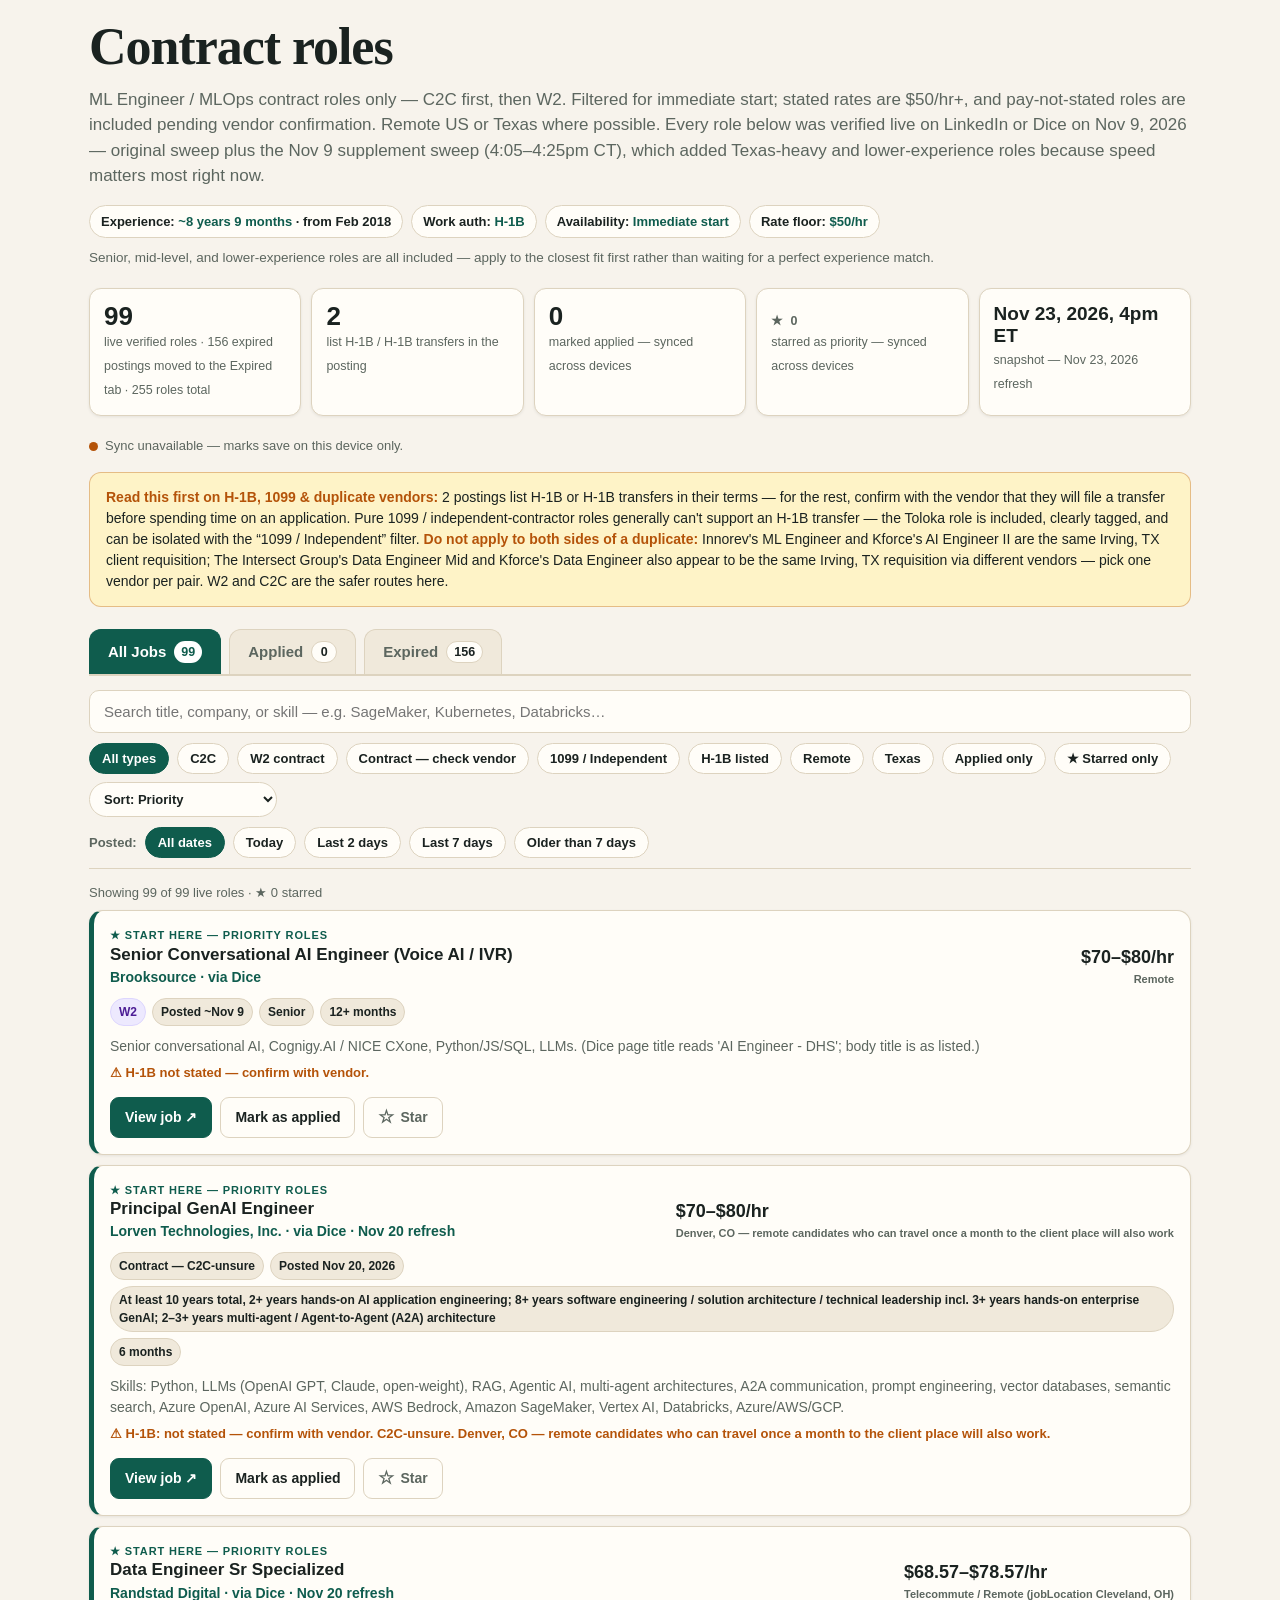
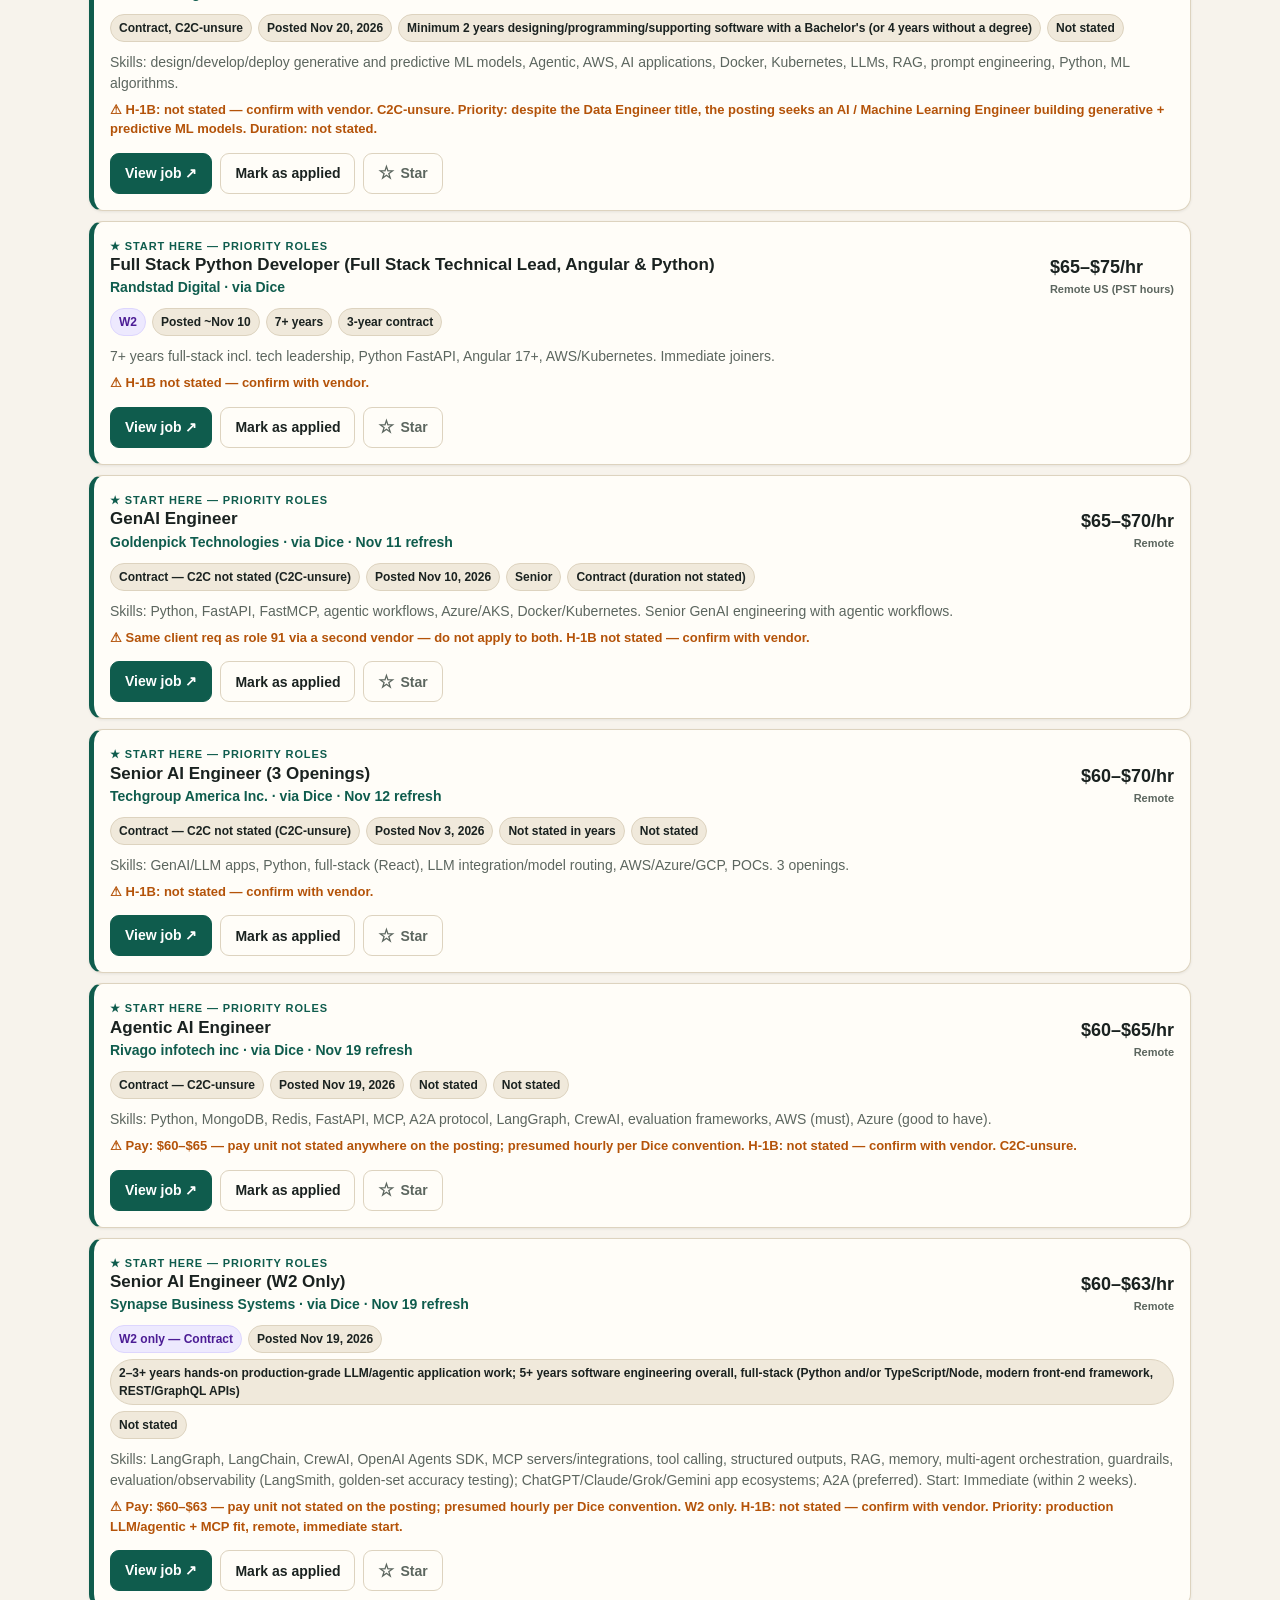
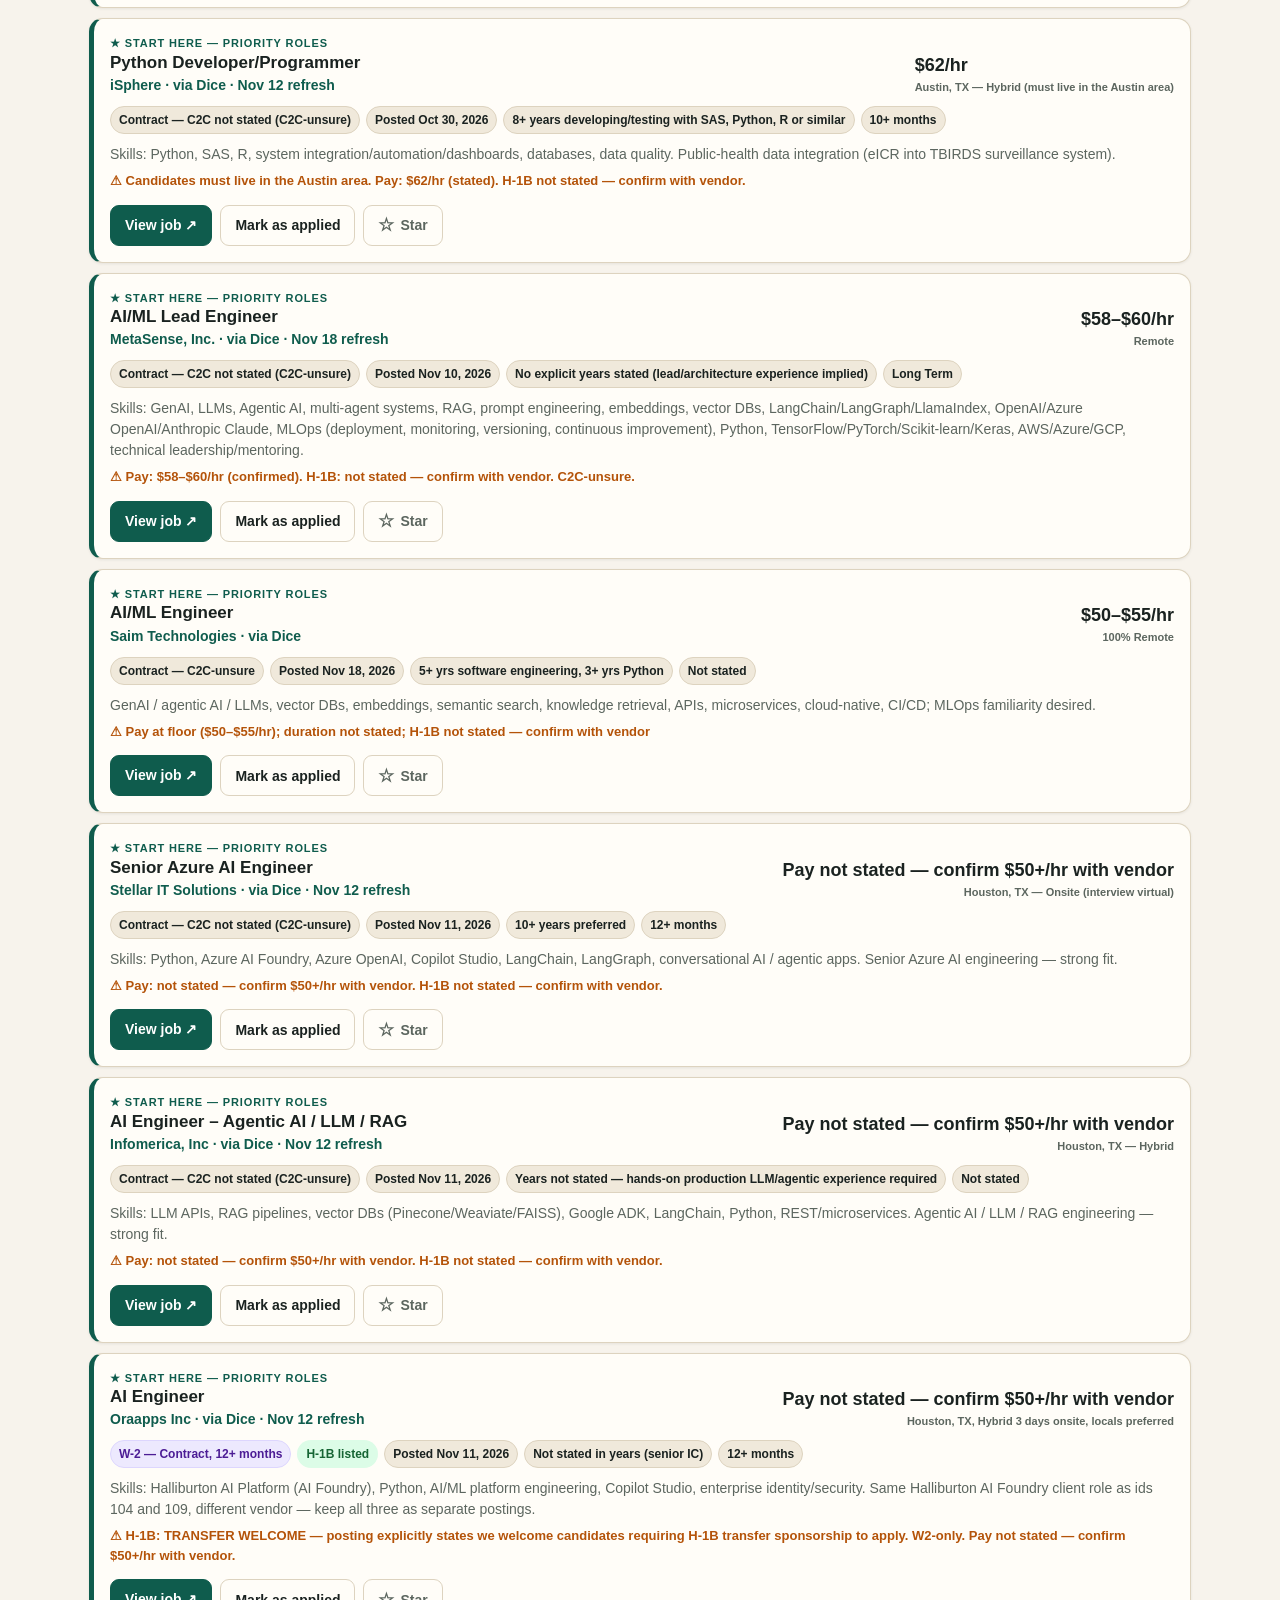
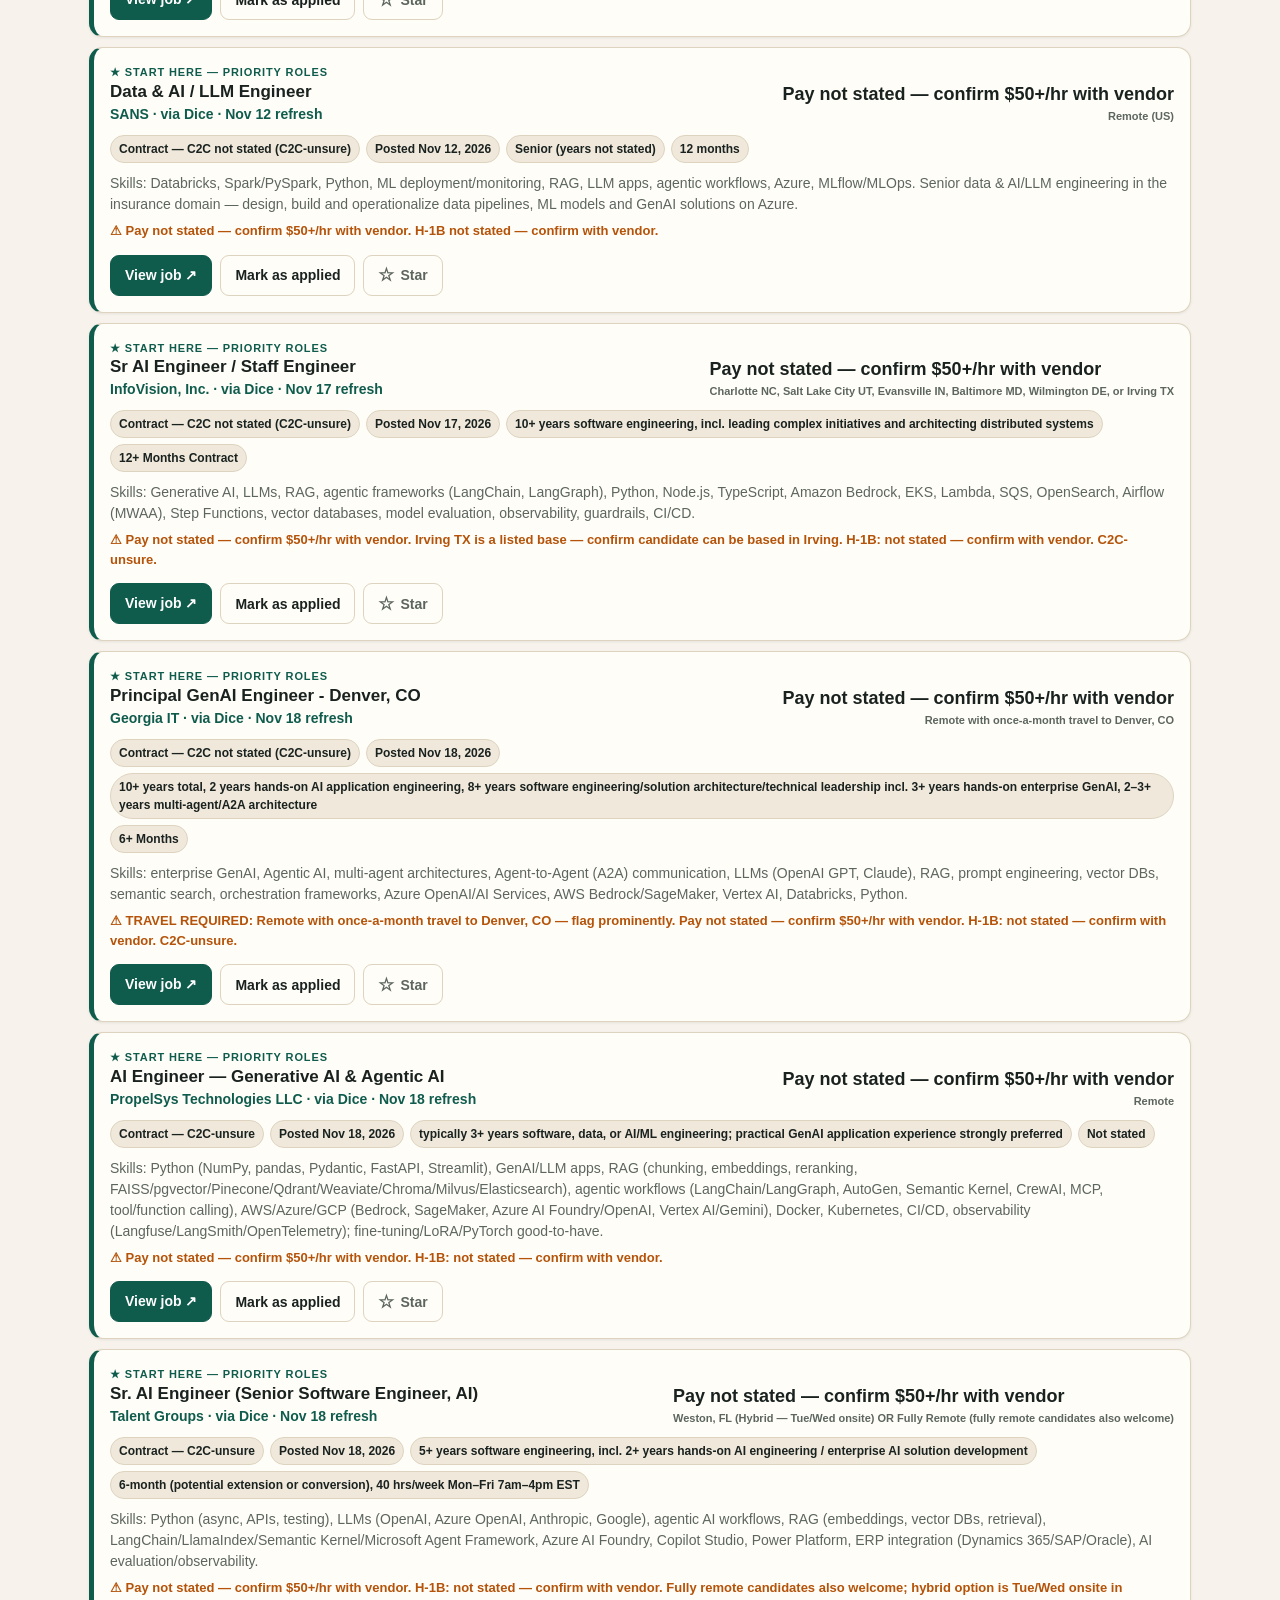
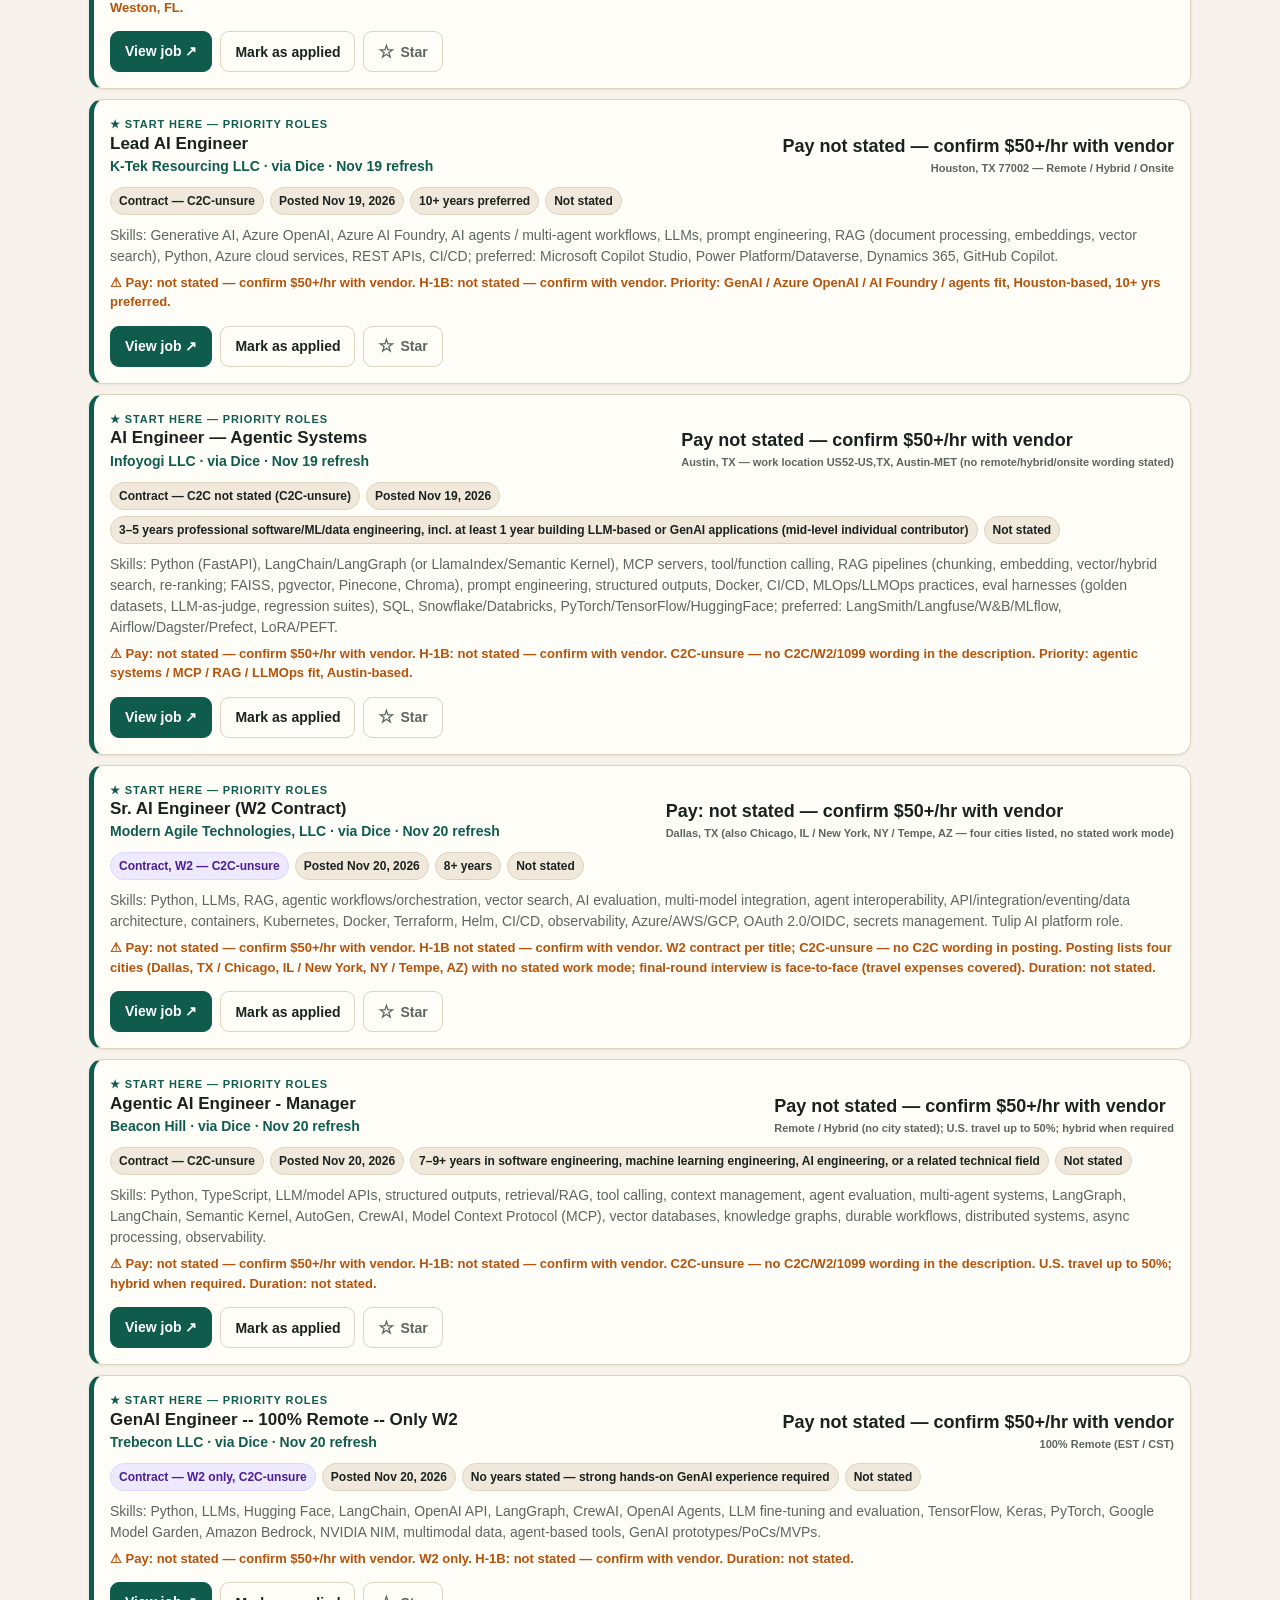
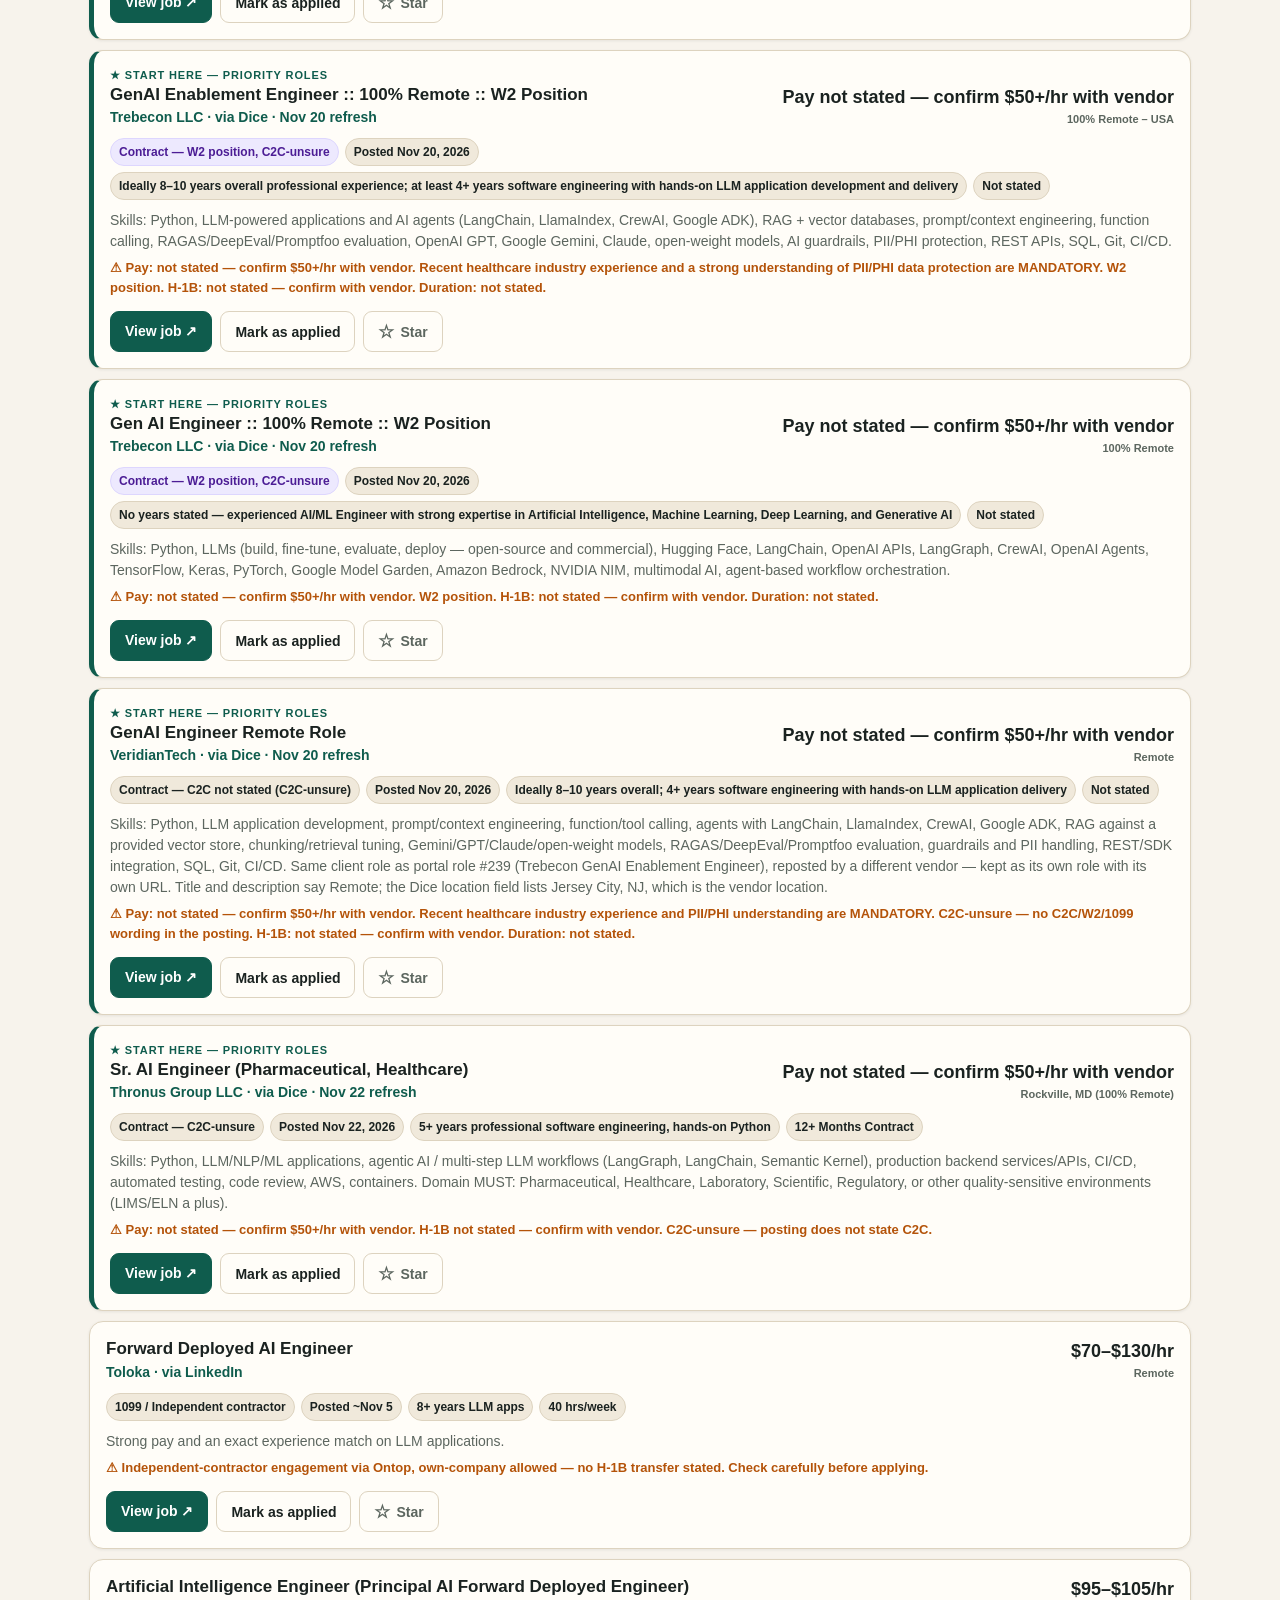
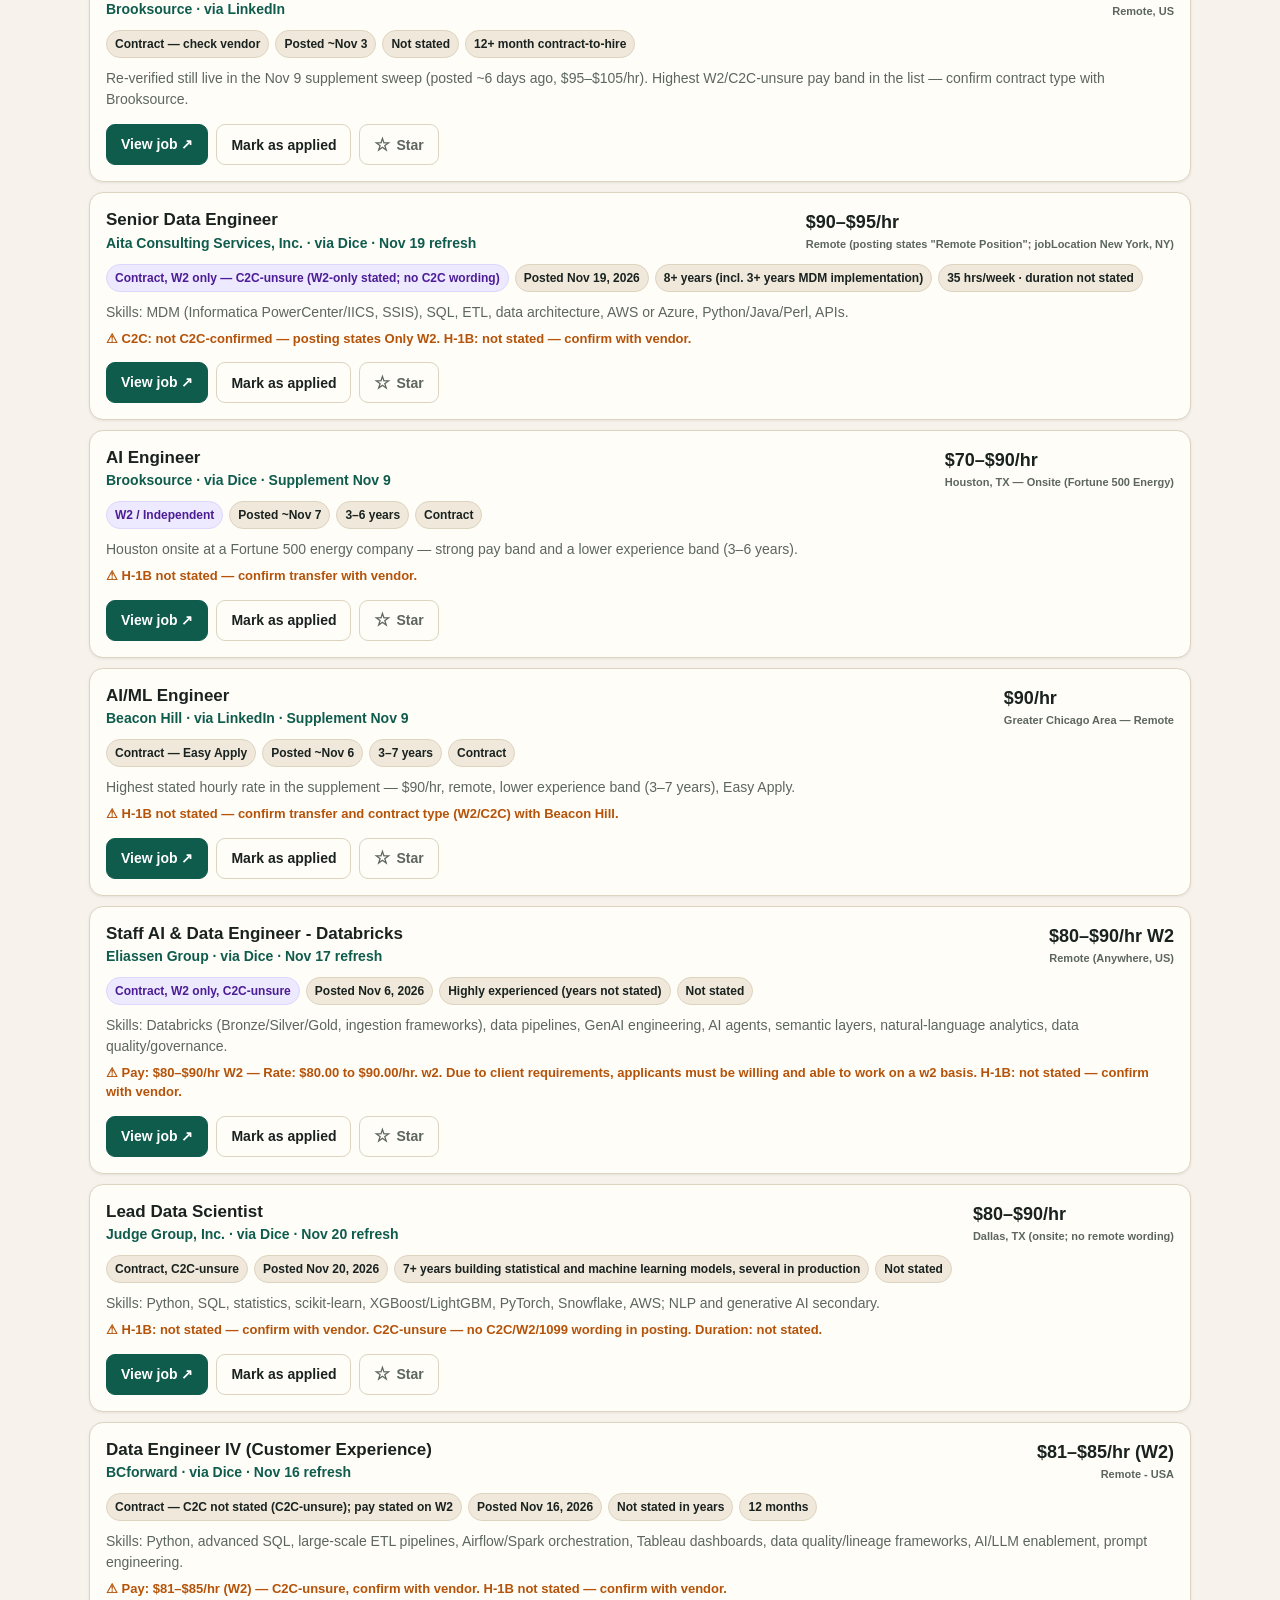
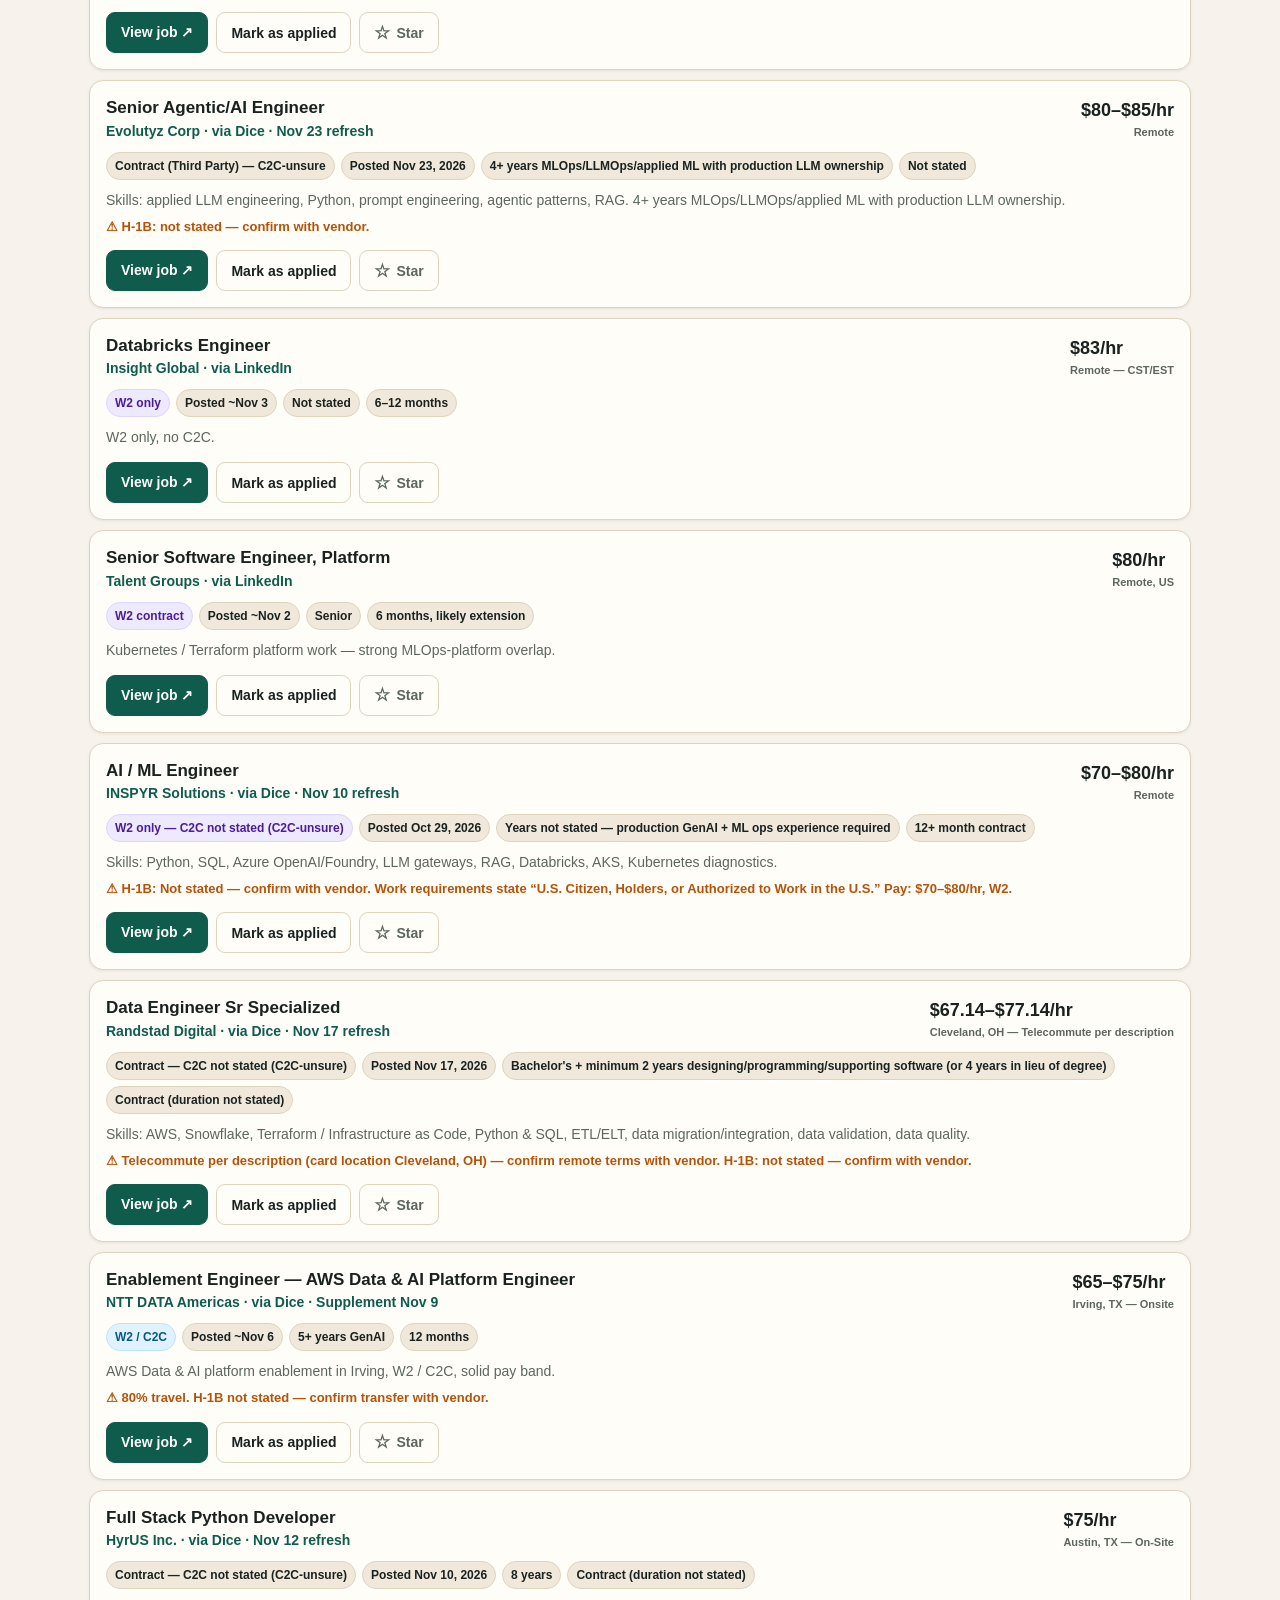
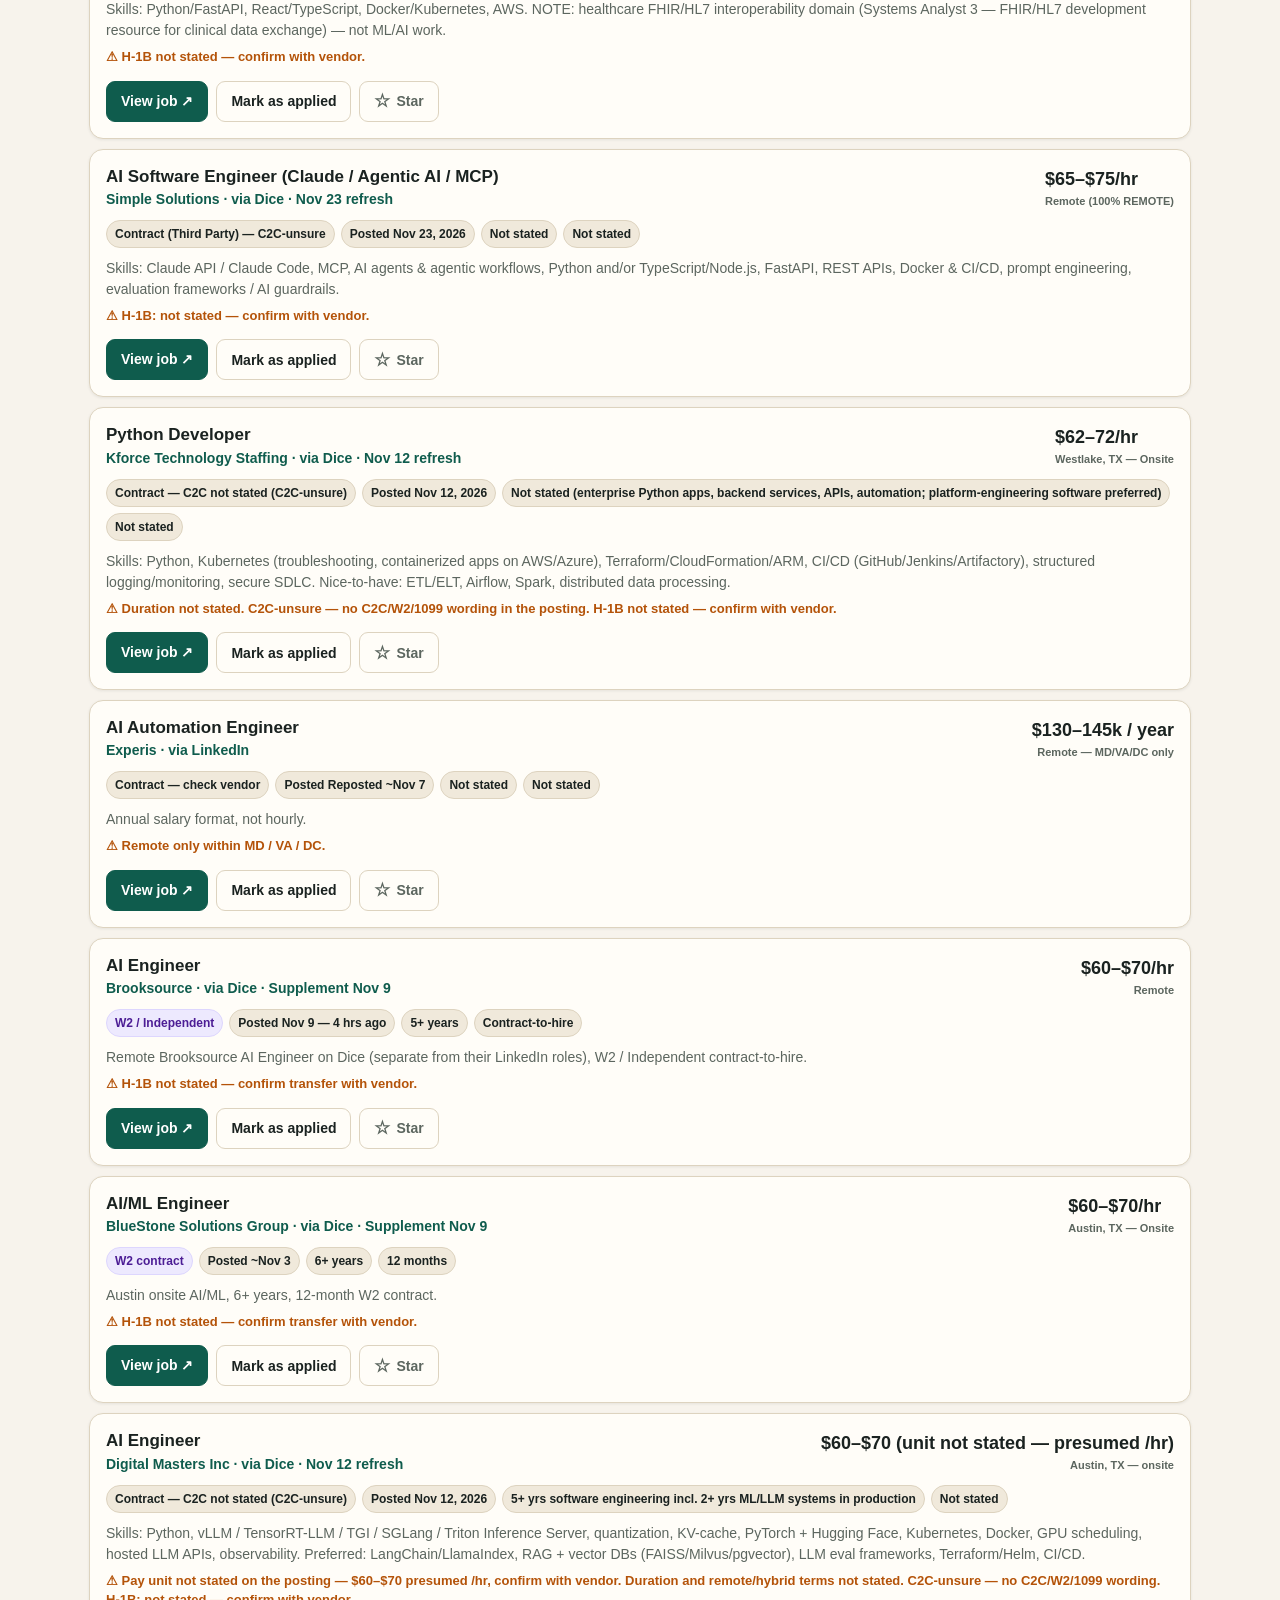
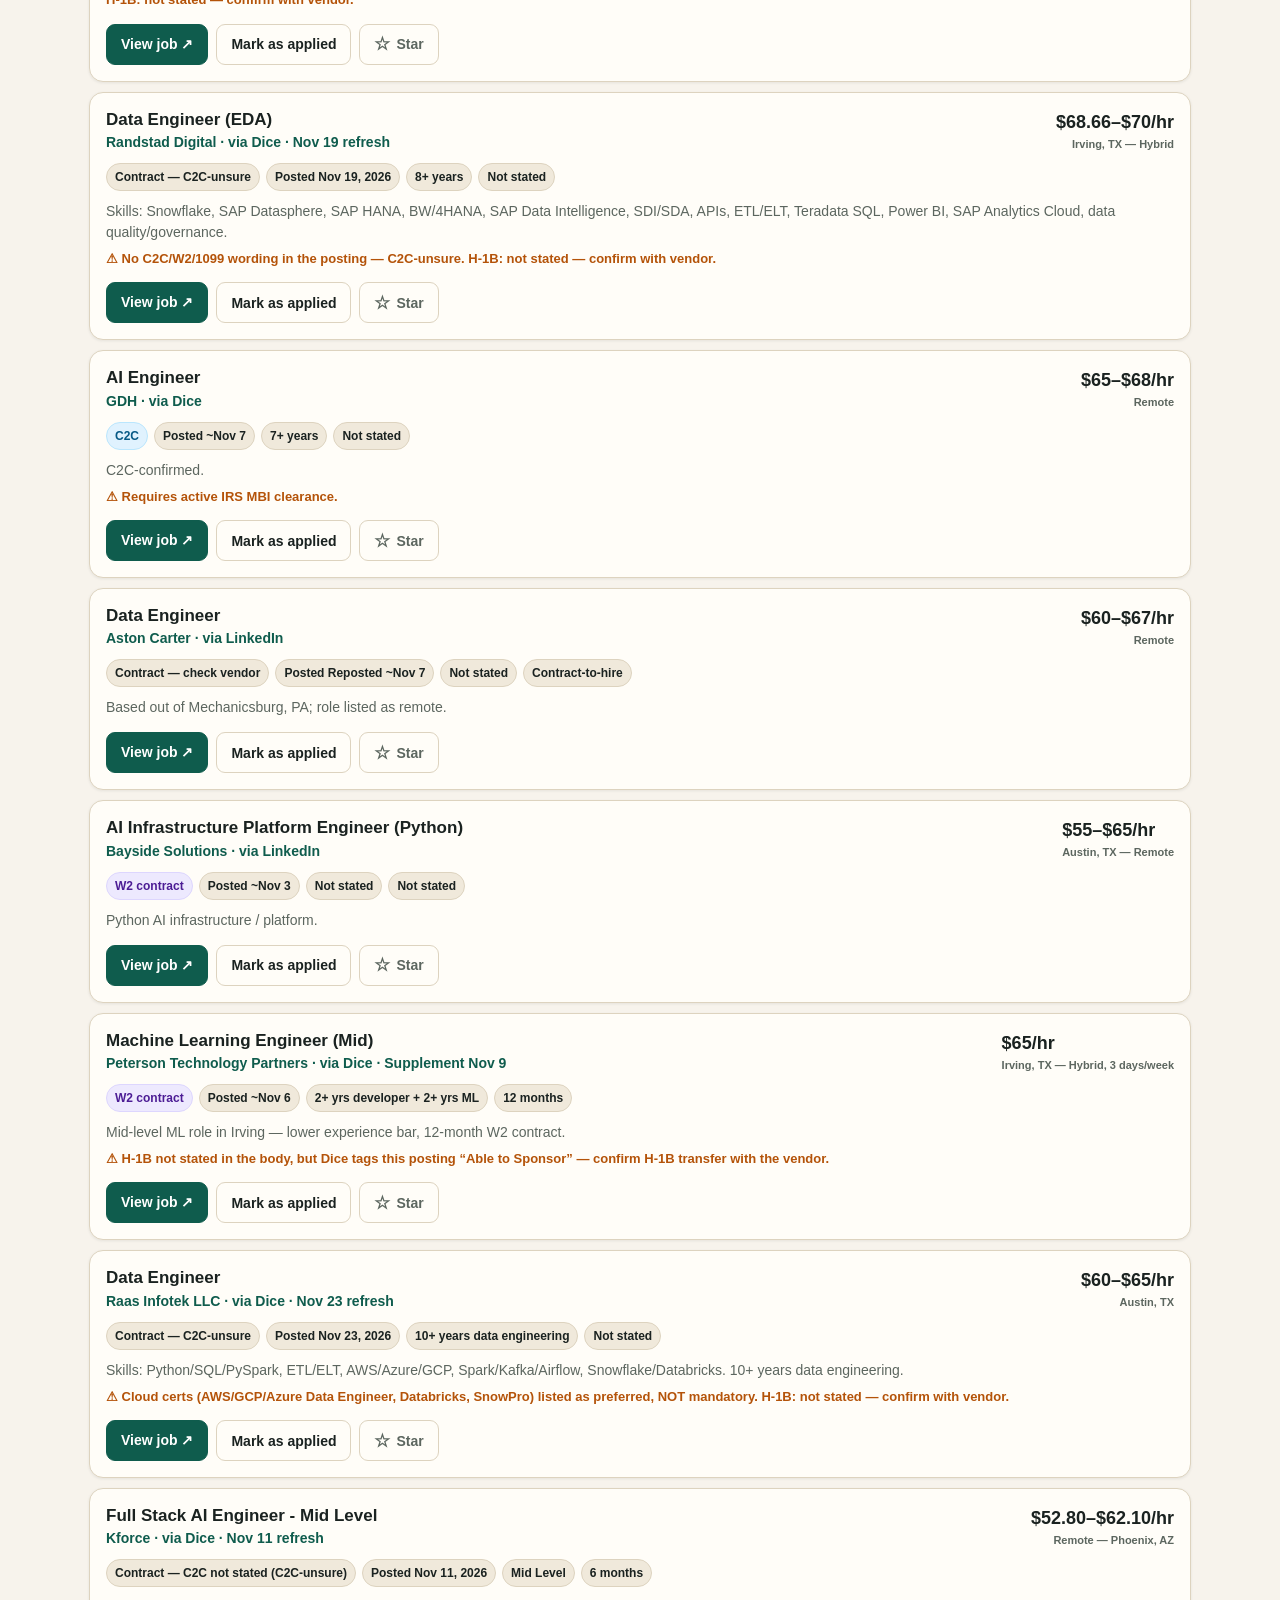
<file: contract-portal.html>
<!doctype html>
<html lang="en">
<head>
<meta charset="utf-8">
<meta name="viewport" content="width=device-width, initial-scale=1, viewport-fit=cover">
<meta name="color-scheme" content="light dark">
<link rel="icon" href="data:,">
<title>Contract Portal</title>
<script>
window.va = window.va || function () { (window.vaq = window.vaq || []).push(arguments); };
</script>
<script defer src="[data-uri]"></script>
<style>
:root{
  --bg:#f7f3ec; --surface:#fffdf8; --surface2:#f0e9db; --ink:#1a2220; --muted:#5c665f; --line:#ddd3bf;
  --teal:#0f5c4d; --teal-ink:#fff; --amber:#b45309; --amber-bg:#fef3c7; --green-bg:#dcfce7; --green:#166534;
  --gold:#d97706; --gold-bg:#fef3c7; --gold-ink:#92400e; --gold-line:#f59e0b;
  --red:#991b1b; --shadow:0 1px 3px rgba(26,34,32,.08);
}
@media (prefers-color-scheme: dark){
  :root{ --bg:#121614; --surface:#1c2220; --surface2:#242c29; --ink:#ece8df; --muted:#a8b0aa; --line:#333d39; --teal:#2a9d84; --teal-ink:#0b1513; --amber:#fbbf24; --amber-bg:#3a2e12; --green-bg:#14301e; --green:#86efac; --gold:#fbbf24; --gold-bg:#3a2e12; --gold-ink:#fcd34d; --gold-line:#b45309; --shadow:none; }
}
*{box-sizing:border-box}
body{margin:0;background:var(--bg);color:var(--ink);font-family: ui-sans-system, -apple-system, Segoe UI, Roboto, Helvetica, Arial, sans-serif;line-height:1.5}
a{color:var(--teal)}
.wrap{max-width:1150px;margin:0 auto;padding:20px 24px 48px}
@media(max-width:640px){.wrap{padding:20px 16px 48px}}
h1,h2{font-family: Georgia, 'Times New Roman', serif; letter-spacing:-.02em; line-height:1.05; margin:0}
h1{font-size:clamp(32px,6vw,52px)}
.lede{font-size:17px;color:var(--muted);margin:12px 0 0}
.profile{display:flex;flex-wrap:wrap;gap:8px;margin-top:16px}
.chip{border:1px solid var(--line);background:var(--surface);border-radius:999px;padding:6px 11px;font-size:13px;font-weight:600}
.chip strong{color:var(--teal)}
.stats{display:grid;grid-template-columns:repeat(5,1fr);gap:10px;margin:20px 0}
@media(max-width:900px){.stats{grid-template-columns:repeat(3,1fr)}}
@media(max-width:640px){.stats{grid-template-columns:1fr 1fr}}
.stat{background:var(--surface);border:1px solid var(--line);border-radius:12px;padding:14px;box-shadow:var(--shadow)}
.stat b{font-size:26px;display:block;line-height:1}
.stat span{font-size:12.5px;color:var(--muted)}
.stat-date b{font-size:19px;line-height:1.15}
.stat-star b{color:var(--gold)}
.notice{background:var(--amber-bg);border:1px solid color-mix(in srgb, var(--amber) 35%, transparent);border-radius:12px;padding:14px 16px;font-size:14px}
.notice strong{color:var(--amber)}
.controls{position:sticky;top:0;z-index:5;background:var(--bg);padding:14px 0 10px;border-bottom:1px solid var(--line)}
.search{width:100%;padding:12px 14px;border-radius:10px;border:1px solid var(--line);background:var(--surface);color:var(--ink);font-size:15px}
.filters{display:flex;flex-wrap:wrap;gap:8px;margin-top:10px;align-items:center}
.pill{border:1px solid var(--line);background:var(--surface);color:var(--ink);padding:7px 12px;border-radius:999px;font-size:13px;font-weight:600;cursor:pointer}
.pill[aria-pressed="true"]{background:var(--teal);color:var(--teal-ink);border-color:var(--teal)}
select{padding:8px 10px;border-radius:999px;border:1px solid var(--line);background:var(--surface);color:var(--ink);font-size:13px;font-weight:600}
.countline{font-size:13px;color:var(--muted);margin:14px 0 8px}
.job{background:var(--surface);border:1px solid var(--line);border-radius:14px;padding:16px;margin-bottom:10px;box-shadow:var(--shadow)}
.job.top{border-left:5px solid var(--teal)}
.job-head{display:flex;justify-content:space-between;gap:14px;flex-wrap:wrap}
.job h3{margin:0;font-size:17px;line-height:1.25}
.job h3 a{color:var(--ink);text-decoration:none}
.job h3 a:hover{text-decoration:underline}
.company{font-weight:700;color:var(--teal);font-size:14px;margin-top:2px}
.pay{font-size:18px;font-weight:800;white-space:nowrap}
.pay small{display:block;font-size:11px;font-weight:600;color:var(--muted);text-align:right}
.meta{display:flex;flex-wrap:wrap;gap:6px;margin-top:10px}
.tag{font-size:12px;font-weight:700;padding:4px 8px;border-radius:999px;background:var(--surface2);border:1px solid var(--line)}
.tag.c2c{background:#e0f2fe;border-color:#bae6fd;color:#075985}
.tag.w2{background:#ede9fe;border-color:#ddd6fe;color:#4c1d95}
.tag.h1b{background:var(--green-bg);color:var(--green);border-color:transparent}
.tag.priority{background:var(--gold-bg);color:var(--gold-ink);border-color:var(--gold-line)}
@media(prefers-color-scheme: dark){.tag.c2c{background:#0c2d3a;color:#7dd3fc}.tag.w2{background:#2e1a47;color:#c4b5fd}}
.desc{font-size:14px;color:var(--muted);margin:10px 0 0}
.flag{font-size:13px;color:var(--amber);font-weight:600;margin-top:6px}
.actions{display:flex;gap:8px;flex-wrap:wrap;margin-top:14px}
.btn{border-radius:9px;padding:9px 14px;font-size:14px;font-weight:700;cursor:pointer;text-decoration:none;display:inline-flex;align-items:center;gap:6px;border:1px solid var(--line)}
.btn-primary{background:var(--teal);color:var(--teal-ink);border-color:var(--teal)}
.btn-applied{background:var(--surface);color:var(--ink)}
.btn-applied.on{background:var(--green-bg);color:var(--green);border-color:var(--green)}
.btn-star{background:var(--surface);color:var(--muted)}
.btn-star .star-glyph{font-size:18px;line-height:1;color:var(--muted)}
.btn-star.on{background:var(--gold-bg);color:var(--gold-ink);border-color:var(--gold-line)}
.btn-star.on .star-glyph{color:var(--gold)}
.job.starred{border-color:var(--gold-line)}
.job.expired{opacity:.62;background:var(--surface2)}
.tag.expired-badge{background:#fee2e2;border-color:#fecaca;color:#991b1b}
@media(prefers-color-scheme: dark){.tag.expired-badge{background:#3a1414;border-color:#7f1d1d;color:#fca5a5}}
.expired-note{font-size:13.5px;font-weight:700;color:var(--red);margin-top:8px}
.empty{padding:32px;text-align:center;color:var(--muted);border:1px dashed var(--line);border-radius:12px}
footer{margin-top:28px;font-size:13px;color:var(--muted);border-top:1px solid var(--line);padding-top:16px}
.priority-label{font-size:11px;letter-spacing:.08em;text-transform:uppercase;font-weight:800;color:var(--teal)}
.sync-status{font-size:13px;color:var(--muted);margin:0 0 16px;display:flex;align-items:center;gap:7px}
.sync-dot{width:9px;height:9px;border-radius:50%;background:var(--amber);flex:none}
.sync-status.live .sync-dot{background:var(--green)}
.view-tabs{display:flex;gap:8px;margin:22px 0 0;border-bottom:2px solid var(--line)}
.view-tab{appearance:none;border:1px solid var(--line);border-bottom:none;background:var(--surface2);color:var(--muted);padding:11px 18px;border-radius:12px 12px 0 0;font-size:15px;font-weight:800;cursor:pointer;display:inline-flex;align-items:center;gap:8px}
.view-tab[aria-selected="true"]{background:var(--teal);color:var(--teal-ink);border-color:var(--teal)}
.view-tab:focus-visible{outline:3px solid var(--gold-line);outline-offset:2px}
.tab-count{display:inline-flex;align-items:center;justify-content:center;min-width:26px;height:22px;padding:0 7px;border-radius:999px;background:var(--surface);color:var(--teal);font-size:12.5px;font-weight:800;line-height:1}
.view-tab[aria-selected="true"] .tab-count{background:var(--teal-ink);color:var(--teal)}
.view-tab:not([aria-selected="true"]) .tab-count{background:var(--surface);border:1px solid var(--line);color:var(--ink)}
@media(max-width:520px){.view-tab{flex:1;justify-content:center;padding:11px 10px}}
</style>
</head>
<body>
<div class="wrap">
  <header>
    <h1>Contract roles</h1>
    <p class="lede">ML Engineer / MLOps contract roles only — C2C first, then W2. Filtered for immediate start; stated rates are $50/hr+, and pay-not-stated roles are included pending vendor confirmation. Remote US or Texas where possible. Every role below was verified live on LinkedIn or Dice on Nov 9, 2026 — original sweep plus the Nov 9 supplement sweep (4:05–4:25pm CT), which added Texas-heavy and lower-experience roles because speed matters most right now.</p>
    <div class="profile">
      <span class="chip">Experience: <strong>~8 years 9 months</strong> · from Feb 2018</span>
      <span class="chip">Work auth: <strong>H-1B</strong></span>
      <span class="chip">Availability: <strong>Immediate start</strong></span>
      <span class="chip">Rate floor: <strong>$50/hr</strong></span>
    </div>
    <p style="font-size:13.5px;color:var(--muted);margin:10px 0 0">Senior, mid-level, and lower-experience roles are all included — apply to the closest fit first rather than waiting for a perfect experience match.</p>
    <div class="stats">
      <div class="stat"><b id="statTotal">99</b><span>live verified roles · 156 expired postings moved to the Expired tab · 255 roles total</span></div>
      <div class="stat"><b>2</b><span>list H-1B / H-1B transfers in the posting</span></div>
      <div class="stat"><b id="statApplied">0</b><span>marked applied — synced across devices</span></div>
      <div class="stat stat-star"><b><span aria-hidden="true">★</span> <span id="statStarred">0</span></b><span>starred as priority — synced across devices</span></div>
      <div class="stat stat-date"><b>Nov 23, 2026, 4pm ET</b><span>snapshot — Nov 23, 2026 refresh</span></div>
    </div>
    <p class="sync-status" id="syncStatus" role="status"><span class="sync-dot" aria-hidden="true"></span><span id="syncStatusText">Sync: connecting…</span></p>
    <div class="notice"><strong>Read this first on H-1B, 1099 &amp; duplicate vendors:</strong> 2 postings list H-1B or H-1B transfers in their terms — for the rest, confirm with the vendor that they will file a transfer before spending time on an application. Pure 1099 / independent-contractor roles generally can't support an H-1B transfer — the Toloka role is included, clearly tagged, and can be isolated with the “1099 / Independent” filter. <strong>Do not apply to both sides of a duplicate:</strong> Innorev's ML Engineer and Kforce's AI Engineer II are the same Irving, TX client requisition; The Intersect Group's Data Engineer Mid and Kforce's Data Engineer also appear to be the same Irving, TX requisition via different vendors — pick one vendor per pair. W2 and C2C are the safer routes here.</div>
  </header>

  <nav class="view-tabs" aria-label="Job views">
    <button class="view-tab" id="tabAll" data-view="all" role="tab" aria-selected="true">All Jobs <span class="tab-count" id="tabAllCount">99</span></button>
    <button class="view-tab" id="tabApplied" data-view="applied" role="tab" aria-selected="false">Applied <span class="tab-count" id="tabAppliedCount">0</span></button>
    <button class="view-tab" id="tabExpired" data-view="expired" role="tab" aria-selected="false">Expired <span class="tab-count" id="tabExpiredCount">156</span></button>
  </nav>

  <div class="controls">
    <input class="search" id="q" type="search" placeholder="Search title, company, or skill — e.g. SageMaker, Kubernetes, Databricks…" aria-label="Search jobs">
    <div class="filters" role="group" aria-label="Filters">
      <button class="pill" data-f="all" aria-pressed="true">All types</button>
      <button class="pill" data-f="c2c" aria-pressed="false">C2C</button>
      <button class="pill" data-f="w2" aria-pressed="false">W2 contract</button>
      <button class="pill" data-f="unsure" aria-pressed="false">Contract — check vendor</button>
      <button class="pill" data-f="1099" aria-pressed="false">1099 / Independent</button>
      <button class="pill" data-f="h1b" aria-pressed="false">H-1B listed</button>
      <button class="pill" data-f="remote" aria-pressed="false">Remote</button>
      <button class="pill" data-f="texas" aria-pressed="false">Texas</button>
      <button class="pill" data-f="applied" aria-pressed="false">Applied only</button>
      <button class="pill" data-f="starred" aria-pressed="false">★ Starred only</button>
      <select id="sort" aria-label="Sort jobs">
        <option value="priority">Sort: Priority</option>
        <option value="pay">Sort: Pay — high to low</option>
        <option value="new">Sort: Most recent</option>
      </select>
    </div>
    <div class="filters" role="group" aria-label="Posted date filters">
      <span style="font-size:13px;font-weight:700;color:var(--muted)">Posted:</span>
      <button class="pill" data-d="all" aria-pressed="true">All dates</button>
      <button class="pill" data-d="today" aria-pressed="false">Today</button>
      <button class="pill" data-d="last2" aria-pressed="false">Last 2 days</button>
      <button class="pill" data-d="last7" aria-pressed="false">Last 7 days</button>
      <button class="pill" data-d="older" aria-pressed="false">Older than 7 days</button>
    </div>
  </div>

  <p class="countline" id="countLine"></p>
  <main id="list"></main>
  <div id="empty" class="empty" hidden>No roles match those filters. Try clearing the search or picking “All types.”</div>

  <footer>
    <p><strong>How “Applied” works:</strong> Tapping <em>Mark as applied</em> moves the role out of the All Jobs list and into the Applied tab at the top, and saves the mark to the shared cloud database, so it syncs in real time to every phone or browser that opens this page — and it is still there after you close and reopen the page. A copy is also kept on this device as a fallback if the cloud connection is unavailable. Marking does not submit an application. Always apply on the actual LinkedIn / Dice posting via “View job.” In the Applied tab, tap <em>✓ Applied</em> again to un-mark a role — it will move back to the All Jobs list on every device.</p>
    <p><strong>How stars work:</strong> Tapping the ☆ <em>Star</em> button marks a role as a priority — it gets a filled gold ★ and a “Priority” badge, and the “★ Starred only” filter shows just those roles. Stars sync across devices the same way Applied marks do, with a copy kept on this device as a fallback. Tap the star again to remove it everywhere.</p>
    <p>Sources: LinkedIn Jobs and Dice, verified live Nov 9, 2026. Original sweep 2:17–2:40pm CT (LinkedIn ~475 items checked, 55 detail pages opened; Dice ~267 items, 18 detail pages). Supplement sweep Nov 9, 2026, 4:05–4:25pm CT added 25 checked roles: 21 are new cards below and 4 were already listed, so they were re-verified in place instead of duplicated — JC CORPORATIONS (Dice), Brooksource Principal AI Forward Deployed Engineer, INSPYR Solutions, and BrothersTech MLOps Engineer (visa list USC / GC / EAD / H1B, still live). Excluded after live checks in the original sweep: roles stating no sponsorship / USC–GC only, roles under $50/hr, and onsite roles outside Texas (except the H-1B-listed Las Vegas role, flagged). This is a snapshot fixed at build time — a new sweep is needed for fresher roles. Dice coverage note: second pages of the general Dice searches weren't scanned after the scope narrowed to ML/MLOps/AI/Data/Python, so this is a strong list, not an exhaustive census.</p>
  </footer>
</div>

<script>
/* DATA — IMPORTANT FOR FUTURE ROLES: Every future role added to the JOBS
   list MUST include a postedISO field with its real posting date in
   YYYY-MM-DD format (e.g. postedISO:"2026-11-10"). The Posted date
   filter compares postedISO against the visitor's current date, so a
   role without a correct postedISO cannot be placed in Today /
   Last 2 days / Last 7 days / Older than 7 days and will only show
   under "All dates". Do not omit it and do not guess the date. */
var JOBS = [
{id:1,priority:1,title:"AI Engineer",company:"QUANTUM TECHNOLOGIES LLC",loc:"Remote",pay:"$80–$90/hr",payNum:90,type:"c2c",typeLabel:"C2C",h1b:true,posted:"~Oct 29",postedISO:"2026-10-29",exp:"5+ years",dur:"6–15 months",url:"https://www.dice.com/job-detail/552bbc43-dff8-45bf-8ea2-988f9c6149a3",src:"Dice",desc:"Work authorisation lists H-1B. Highest-paying H-1B-listed C2C role in the sweep."},
{id:2,priority:1,title:"AWS AI/ML Engineer",company:"MACHINE LEARNING TECHNOLOGIES LLC",loc:"Austin, TX — Onsite",pay:"$78/hr",payNum:78,type:"c2c",typeLabel:"C2C",h1b:true,posted:"~Nov 8",postedISO:"2026-11-08",exp:"4+ years",dur:"8 months + extension",url:"https://www.linkedin.com/jobs/view/4487932561/",src:"LinkedIn",desc:"Closest skill match: SageMaker, Bedrock, EKS, Terraform, MLflow. Work auth lists H-1B."},
{id:3,priority:1,title:"AI Engineer — second posting",company:"QUANTUM TECHNOLOGIES LLC",loc:"Remote",pay:"$60–$65/hr",payNum:65,type:"c2c",typeLabel:"C2C",h1b:true,posted:"~Nov 7",postedISO:"2026-11-07",exp:"See flag",dur:"10 months",url:"https://www.dice.com/job-detail/580f6f56-983e-4904-b621-9505b9cf9ee1",src:"Dice",desc:"Work authorisation lists H-1B.",flag:"Asks 10+ years total — above the ~8 years 9 months target, worth a vendor check given the H-1B listing."},
{id:4,priority:1,title:"Snowflake AI Engineer",company:"MACHINE LEARNING TECHNOLOGIES LLC",loc:"Las Vegas, NV — Onsite",pay:"$83/hr",payNum:83,type:"c2c",typeLabel:"C2C",h1b:true,posted:"~Nov 5",postedISO:"2026-11-05",exp:"5+ years",dur:"12 months",url:"https://www.linkedin.com/jobs/view/4487384690/",src:"LinkedIn",desc:"Work auth lists H-1B.",flag:"Onsite in Las Vegas — not Texas and not remote."},
{id:5,title:"AI Engineer",company:"GDH",loc:"Remote",pay:"$65–$68/hr",payNum:68,type:"c2c",typeLabel:"C2C",h1b:false,posted:"~Nov 7",postedISO:"2026-11-07",exp:"7+ years",dur:"Not stated",url:"https://www.dice.com/job-detail/b6e7c66f-5ace-4429-9638-fdff93995b3c",src:"Dice",desc:"C2C-confirmed.",flag:"Requires active IRS MBI clearance."},
{id:6,title:"AI Engineer / Architect — Generative AI & Agentic AI",company:"Covetus",loc:"100% Remote",pay:"Pay not stated",payNum:0,type:"c2c",typeLabel:"W2 / C2C",h1b:false,posted:"~Nov 3",postedISO:"2026-11-03",exp:"Not stated",dur:"12+ months",url:"https://www.dice.com/job-detail/4355079c-5ffb-4fc1-80e3-116f661e7fbd",src:"Dice",desc:"Title includes “/ Architect” but the role itself is hands-on AI Engineer work."},
{id:7,title:"AWS Data Engineer",company:"VDart",loc:"Remote",pay:"$60–$65/hr",payNum:65,type:"c2c",typeLabel:"C2C",h1b:false,posted:"~Nov 4",postedISO:"2026-11-04",exp:"Not stated",dur:"6 months",url:"https://www.dice.com/job-detail/35286188-33a4-46db-bc9d-76d30922814d",src:"Dice",desc:"C2C-confirmed AWS data role."},
{id:8,title:"Senior/Lead AWS Golden AMI Platform Engineer",company:"Intellisoft Technologies",loc:"Remote",pay:"Pay not stated",payNum:0,type:"c2c",typeLabel:"W2 / C2C",h1b:false,posted:"~Nov 3",postedISO:"2026-11-03",exp:"Senior / Lead",dur:"12 months",url:"https://www.dice.com/job-detail/3f71813d-7f91-47f2-8081-77bcd204bd74",src:"Dice",desc:"Platform engineering — AWS, Golden AMI."},
{id:9,title:"Data QA Engineer — Data Contracts",company:"Tbright",loc:"Remote",pay:"Pay not stated",payNum:0,type:"c2c",typeLabel:"C2C / W2",h1b:false,posted:"~Nov 5",postedISO:"2026-11-05",exp:"Not stated",dur:"12 months",url:"https://www.dice.com/job-detail/1c4b235e-79ae-42bf-b35a-ef270a2b1b28",src:"Dice",desc:"Posting states the employer is able to sponsor — confirm H-1B transfer with the vendor."},
{id:10,title:"Senior Software Engineer",company:"Connect Tech+Talent",loc:"Remote",pay:"Pay not stated",payNum:0,type:"c2c",typeLabel:"W2 or C2C",h1b:false,posted:"~Nov 2",postedISO:"2026-11-02",exp:"Senior",dur:"1 year, extendable",url:"https://www.dice.com/job-detail/af15bc92-ac20-480a-9949-58d11d746868",src:"Dice",desc:"W2 or C2C.",flag:"Posting also says Atlanta, GA (Remote/Onsite) — confirm fully remote."},
{id:11,title:"Forward Deployed AI Engineer",company:"Toloka",loc:"Remote",pay:"$70–$130/hr",payNum:130,type:"unsure",typeLabel:"1099 / Independent contractor",is1099:true,h1b:false,posted:"~Nov 5",postedISO:"2026-11-05",exp:"8+ years LLM apps",dur:"40 hrs/week",url:"https://www.linkedin.com/jobs/view/4487762797/",src:"LinkedIn",desc:"Strong pay and an exact experience match on LLM applications.",flag:"Independent-contractor engagement via Ontop, own-company allowed — no H-1B transfer stated. Check carefully before applying."},
{id:12,title:"Artificial Intelligence Engineer (Principal AI Forward Deployed Engineer)",company:"Brooksource",loc:"Remote, US",pay:"$95–$105/hr",payNum:105,type:"unsure",typeLabel:"Contract — check vendor",h1b:false,posted:"~Nov 3",postedISO:"2026-11-03",exp:"Not stated",dur:"12+ month contract-to-hire",url:"https://www.linkedin.com/jobs/view/4485785245/",src:"LinkedIn",desc:"Re-verified still live in the Nov 9 supplement sweep (posted ~6 days ago, $95–$105/hr). Highest W2/C2C-unsure pay band in the list — confirm contract type with Brooksource."},
{id:13,title:"AI Automation Engineer",company:"Experis",loc:"Remote — MD/VA/DC only",pay:"$130–145k / year",payNum:70,type:"unsure",typeLabel:"Contract — check vendor",h1b:false,posted:"Reposted ~Nov 7",postedISO:"2026-11-07",exp:"Not stated",dur:"Not stated",url:"https://www.linkedin.com/jobs/view/4487600208/",src:"LinkedIn",desc:"Annual salary format, not hourly.",flag:"Remote only within MD / VA / DC."},
{id:14,title:"API Developer (Python / Applied AI)",company:"Catapult Solutions Group",loc:"Remote",pay:"Up to $68/hr",payNum:68,type:"unsure",typeLabel:"Contract — check vendor",h1b:false,posted:"~Nov 2",postedISO:"2026-11-02",exp:"Not stated",dur:"6 months",url:"https://www.linkedin.com/jobs/view/4485750403/",src:"LinkedIn",desc:"Python / Applied AI. Team is based in Dallas."},
{id:15,title:"Sr. Lead Azure/SQL Data Engineer",company:"Zeektek",loc:"100% Remote",pay:"$80/hr",payNum:80,type:"unsure",typeLabel:"Contract — check vendor",h1b:false,posted:"Reposted ~Nov 8",postedISO:"2026-11-08",exp:"Senior / Lead",dur:"12+ months",url:"https://www.linkedin.com/jobs/view/4486795604/",src:"LinkedIn",desc:"Azure / SQL data engineering."},
{id:16,title:"Data Engineer",company:"Aston Carter",loc:"Remote",pay:"$60–$67/hr",payNum:67,type:"unsure",typeLabel:"Contract — check vendor",h1b:false,posted:"Reposted ~Nov 7",postedISO:"2026-11-07",exp:"Not stated",dur:"Contract-to-hire",url:"https://www.linkedin.com/jobs/view/4486604824/",src:"LinkedIn",desc:"Based out of Mechanicsburg, PA; role listed as remote."},
{id:17,title:"ADF Databricks Data Engineer (Agentic AI)",company:"Talent Groups",loc:"100% Remote",pay:"Pay not stated",payNum:0,type:"unsure",typeLabel:"Contract — check vendor",h1b:false,posted:"Nov 9",postedISO:"2026-11-09",exp:"Not stated",dur:"Contract",url:"https://www.linkedin.com/jobs/view/4488892692/",src:"LinkedIn",desc:"Newest posting in the sweep — posted Nov 9. ADF + Databricks + Agentic AI."},
{id:18,title:"AI/ML Engineer",company:"Kavaliro",loc:"Remote — see flag",pay:"$50–$60/hr",payNum:60,type:"unsure",typeLabel:"Contract — check vendor",h1b:false,posted:"Reposted ~Nov 7",postedISO:"2026-11-07",exp:"Not stated",dur:"Not stated",url:"https://www.linkedin.com/jobs/view/4488473291/",src:"LinkedIn",desc:"At the $50/hr floor.",flag:"Remote status ambiguous — list says Neptune Beach, FL, posting body says remote."},
{id:19,title:"Senior AI/ML Engineer (RAG)",company:"RSC Solutions",loc:"Chicago, IL — Remote",pay:"Pay not stated",payNum:0,type:"unsure",typeLabel:"Contract — check vendor",h1b:false,posted:"~Nov 6",postedISO:"2026-11-06",exp:"Senior",dur:"2 months only",url:"https://www.linkedin.com/jobs/view/4486785916/",src:"LinkedIn",desc:"RAG-focused senior role.",flag:"Very short duration — 2 months only."},
{id:20,title:"EDA DataOps Quality Engineer",company:"Randstad Digital Americas",loc:"Dallas, TX — Remote",pay:"$50–$60/hr",payNum:60,type:"unsure",typeLabel:"Contract — check vendor",h1b:false,posted:"~Nov 6",postedISO:"2026-11-06",exp:"Not stated",dur:"Contract, 8am–5pm",url:"https://www.linkedin.com/jobs/view/4486917488/",src:"LinkedIn",desc:"Texas-based remote role."},
{id:21,title:"MLOps Engineer",company:"BrothersTech",loc:"Remote, US",pay:"Pay not stated",payNum:0,type:"w2",typeLabel:"Contract",h1b:true,posted:"~Nov 3",postedISO:"2026-11-03",exp:"3–5 years",dur:"Not stated",url:"https://www.linkedin.com/jobs/view/4484691245/",src:"LinkedIn",desc:"Re-checked still live in the Nov 9 supplement sweep. Visa list: USC / GC / EAD / H1B. Lower experience band — in scope, and a direct MLOps title match."},
{id:22,title:"AI/ML Engineer",company:"INSPYR Solutions",loc:"Brentwood, TN — Remote",pay:"$70–$80/hr",payNum:80,type:"w2",typeLabel:"W2 contract",h1b:false,posted:"~Nov 2",postedISO:"2026-11-02",exp:"Not stated",dur:"12 months",url:"https://www.linkedin.com/jobs/view/4485200653/",src:"LinkedIn",desc:"Strong W2 rate — $70–$80/hr W2. Re-verified in the Nov 9 supplement sweep (posted ~1 week ago).",flag:"H-1B transfer not stated — confirm with vendor."},
{id:23,title:"Senior Databricks AI/ML Engineer",company:"Bitcruit Solutions",loc:"Houston, TX — Hybrid, Spring (Tue–Thu onsite)",pay:"Pay not stated",payNum:0,type:"w2",typeLabel:"W2 only",h1b:false,posted:"~Nov 7",postedISO:"2026-11-07",exp:"Senior",dur:"Start early Nov",url:"https://www.linkedin.com/jobs/view/4486284429/",src:"LinkedIn",desc:"Houston hybrid — closest location match. W2 only, no C2C."},
{id:24,title:"AI Infrastructure Platform Engineer (Python)",company:"Bayside Solutions",loc:"Austin, TX — Remote",pay:"$55–$65/hr",payNum:65,type:"w2",typeLabel:"W2 contract",h1b:false,posted:"~Nov 3",postedISO:"2026-11-03",exp:"Not stated",dur:"Not stated",url:"https://www.linkedin.com/jobs/view/4486302080/",src:"LinkedIn",desc:"Python AI infrastructure / platform."},
{id:25,title:"Software Engineer (Cloud / AI Platform)",company:"Bayside Solutions",loc:"Cupertino, CA — Remote",pay:"$50–$60/hr",payNum:60,type:"w2",typeLabel:"W2 contract",h1b:false,posted:"~Nov 3",postedISO:"2026-11-03",exp:"Not stated",dur:"Not stated",url:"https://www.linkedin.com/jobs/view/4485794483/",src:"LinkedIn",desc:"Cloud / AI platform engineering."},
{id:26,title:"Senior Software Engineer, Platform",company:"Talent Groups",loc:"Remote, US",pay:"$80/hr",payNum:80,type:"w2",typeLabel:"W2 contract",h1b:false,posted:"~Nov 2",postedISO:"2026-11-02",exp:"Senior",dur:"6 months, likely extension",url:"https://www.linkedin.com/jobs/view/4486427345/",src:"LinkedIn",desc:"Kubernetes / Terraform platform work — strong MLOps-platform overlap."},
{id:27,title:"AI Engineer",company:"JC CORPORATIONS",loc:"Remote",pay:"$70–$90/hr",payNum:90,type:"w2",typeLabel:"W2 / Independent",h1b:false,posted:"~Nov 6",postedISO:"2026-11-06",exp:"Not stated",dur:"24 months",url:"https://www.dice.com/job-detail/5131d580-7a0e-4965-b168-c4f6c2e34a60",src:"Dice",desc:"Longest duration in the list. AWS / EKS / Terraform / Docker. Re-verified in the Nov 9 supplement sweep as W2 / Independent, 24 months."},
{id:28,title:"AI Engineer",company:"Buxton Consulting",loc:"Remote",pay:"Pay not stated",payNum:0,type:"w2",typeLabel:"W2 contract",h1b:false,posted:"~Nov 5",postedISO:"2026-11-05",exp:"5+ years",dur:"4–6 months",url:"https://www.dice.com/job-detail/5dfaba6b-975d-4351-bf23-7eaa911de657",src:"Dice",desc:"Python / RAG / LangChain / Kubernetes."},
{id:29,title:"Databricks Engineer",company:"Insight Global",loc:"Remote — CST/EST",pay:"$83/hr",payNum:83,type:"w2",typeLabel:"W2 only",h1b:false,posted:"~Nov 3",postedISO:"2026-11-03",exp:"Not stated",dur:"6–12 months",url:"https://www.linkedin.com/jobs/view/4486052369/",src:"LinkedIn",desc:"W2 only, no C2C."},
{id:30,title:"GCP Data Engineer — Contract W2",company:"RSA Tech",loc:"Remote, US",pay:"Pay not stated",payNum:0,type:"w2",typeLabel:"W2 contract",h1b:false,posted:"~Nov 2",postedISO:"2026-11-02",exp:"Not stated",dur:"W2 contract",url:"https://www.linkedin.com/jobs/view/4484209482/",src:"LinkedIn",desc:"GCP data engineering.",flag:"Includes on-call every 4–6 weeks."},
{id:31,title:"MLOps Engineer",company:"York Solutions",loc:"Hybrid, Minnesota",pay:"$80–$95/hr",payNum:95,type:"w2",typeLabel:"W2 contract",h1b:false,posted:"~Oct 27",postedISO:"2026-10-27",exp:"Not stated",dur:"Not stated",url:"https://www.dice.com/job-detail/2043d4d2-d2d5-4430-92af-a9cdea2228ce",src:"Dice",desc:"Direct MLOps title with a high W2 band.",flag:"Not fully remote — hybrid in Minnesota."},
{id:32,title:"Software Engineer — Python",company:"Curate Partners",loc:"Remote, US",pay:"Pay not stated",payNum:0,type:"w2",typeLabel:"W2 — confirm",h1b:false,posted:"~Nov 2",postedISO:"2026-11-02",exp:"Not stated",dur:"Not stated",url:"https://www.linkedin.com/jobs/view/4484723786/",src:"LinkedIn",desc:"Python software engineering.",flag:"Title says no C2C; W2 not stated in the body — confirm with vendor."},
{id:33,priority:1,title:"AI/ML & Generative AI Engineer",company:"Shiro Technologies",loc:"Texas City, TX — Onsite",pay:"Pay not stated",payNum:0,type:"w2",typeLabel:"W2 contract",h1b:true,posted:"Nov 9 — 1 hr ago",postedISO:"2026-11-09",exp:"Not stated",dur:"24 months",url:"https://www.dice.com/job-detail/02b79d63-7902-42ee-b2db-59d135e682cc",src:"Dice · Supplement Nov 9",desc:"Newest H-1B-friendly role in the supplement — H-1B transfers supported for qualified candidates. Texas onsite."},
{id:34,title:"AI/ML Engineer — Full Stack",company:"Talent Groups",loc:"Remote, US",pay:"Pay not stated",payNum:0,type:"unsure",typeLabel:"Contract — Easy Apply",h1b:false,posted:"Nov 9 — 30 min ago",postedISO:"2026-11-09",exp:"4–10 years",dur:"Contract",url:"https://www.linkedin.com/jobs/view/4489139327/",src:"LinkedIn · Supplement Nov 9",desc:"Newest posting in the whole portal — posted 30 minutes before the supplement sweep. Full-stack AI/ML, Easy Apply.",flag:"H-1B not stated — confirm transfer with vendor."},
{id:35,title:"Lead Azure & AI/ML Engineer",company:"Dale Workforce Solutions",loc:"Remote — 100%",pay:"Pay not stated",payNum:0,type:"w2",typeLabel:"W2 / Independent",h1b:false,posted:"Nov 9 — 1 hr ago",postedISO:"2026-11-09",exp:"7+ years",dur:"6-month contract-to-hire",url:"https://www.dice.com/job-detail/97d30ff8-bc66-4341-8103-32b871179328",src:"Dice · Supplement Nov 9",desc:"Lead-level Azure + AI/ML, fully remote. Posted 1 hour before the supplement sweep.",flag:"H-1B not stated — confirm transfer with vendor."},
{id:36,title:"AI/ML Engineer (Agentic AI & GenAI)",company:"Aroha Technologies",loc:"Dallas, TX — Onsite / Hybrid",pay:"Pay not stated",payNum:0,type:"c2c",typeLabel:"W2 and C2C",h1b:false,posted:"Nov 9 — 6 hrs ago",postedISO:"2026-11-09",exp:"8+ yrs software/data, 3+ yrs AI/ML",dur:"Long-term",url:"https://www.dice.com/job-detail/8086fe7c-a6b6-4fd2-ace5-06777f0421c3",src:"Dice · Supplement Nov 9",desc:"Dallas-based, W2 and C2C, long-term. Experience split fits the target profile: 8+ years software/data with 3+ years AI/ML.",flag:"H-1B not stated — confirm transfer with vendor."},
{id:37,title:"AI Infra Engineer",company:"AIT Global Inc",loc:"Remote, US",pay:"Pay not stated",payNum:0,type:"c2c",typeLabel:"C2C and W2",h1b:false,posted:"Nov 9 — 8 hrs ago",postedISO:"2026-11-09",exp:"5+ years",dur:"Contract",url:"https://www.dice.com/job-detail/0b463a8c-e5cf-4ef2-aff5-1fdc2d6f49aa",src:"Dice · Supplement Nov 9",desc:"AI infrastructure, remote US, C2C and W2 both offered.",flag:"H-1B not stated — confirm transfer with vendor."},
{id:38,title:"AI Engineer",company:"AIT Global Inc",loc:"Austin, TX — Onsite (or Fort Mill, NC)",pay:"Pay not stated",payNum:0,type:"c2c",typeLabel:"C2C and W2",h1b:false,posted:"Nov 9 — 7 hrs ago",postedISO:"2026-11-09",exp:"Not stated",dur:"Contract",url:"https://www.dice.com/job-detail/422393fa-bc37-4b28-aeaa-16b0d77217d8",src:"Dice · Supplement Nov 9",desc:"Same vendor as the remote AI Infra role above — Austin onsite option, C2C and W2.",flag:"H-1B not stated — confirm transfer with vendor."},
{id:39,title:"AI Engineer",company:"Brooksource",loc:"Remote",pay:"$60–$70/hr",payNum:70,type:"w2",typeLabel:"W2 / Independent",h1b:false,posted:"Nov 9 — 4 hrs ago",postedISO:"2026-11-09",exp:"5+ years",dur:"Contract-to-hire",url:"https://www.dice.com/job-detail/2d6ef18d-0332-4e34-bf02-c77f3b24e719",src:"Dice · Supplement Nov 9",desc:"Remote Brooksource AI Engineer on Dice (separate from their LinkedIn roles), W2 / Independent contract-to-hire.",flag:"H-1B not stated — confirm transfer with vendor."},
{id:40,title:"ML Inference Engineer",company:"PRIMUS Global Services",loc:"Richardson, TX — Hybrid",pay:"Pay not stated",payNum:0,type:"w2",typeLabel:"W2 contract",h1b:false,posted:"Nov 9 — 4 hrs ago",postedISO:"2026-11-09",exp:"Not stated",dur:"1 month",url:"https://www.dice.com/job-detail/5949213c-82bf-4b53-b88f-d651fa2254ce",src:"Dice · Supplement Nov 9",desc:"ML inference — direct skill match, hybrid in Richardson, TX.",flag:"Very short and travel-heavy: 1 month only, 75% travel, no subcontracting. H-1B not stated."},
{id:41,title:"AI Engineer",company:"Brooksource",loc:"Houston, TX — Onsite (Fortune 500 Energy)",pay:"$70–$90/hr",payNum:90,type:"w2",typeLabel:"W2 / Independent",h1b:false,posted:"~Nov 7",postedISO:"2026-11-07",exp:"3–6 years",dur:"Contract",url:"https://www.dice.com/job-detail/c20145c9-681c-498e-b7d8-af277a6b4082",src:"Dice · Supplement Nov 9",desc:"Houston onsite at a Fortune 500 energy company — strong pay band and a lower experience band (3–6 years).",flag:"H-1B not stated — confirm transfer with vendor."},
{id:42,title:"Machine Learning Engineer (Mid)",company:"Peterson Technology Partners",loc:"Irving, TX — Hybrid, 3 days/week",pay:"$65/hr",payNum:65,type:"w2",typeLabel:"W2 contract",h1b:false,posted:"~Nov 6",postedISO:"2026-11-06",exp:"2+ yrs developer + 2+ yrs ML",dur:"12 months",url:"https://www.dice.com/job-detail/b969a406-02a9-4f98-9f36-eb16e5b3be3b",src:"Dice · Supplement Nov 9",desc:"Mid-level ML role in Irving — lower experience bar, 12-month W2 contract.",flag:"H-1B not stated in the body, but Dice tags this posting “Able to Sponsor” — confirm H-1B transfer with the vendor."},
{id:43,title:"Data Engineer Mid",company:"The Intersect Group",loc:"Irving, TX — Hybrid",pay:"Pay not stated",payNum:0,type:"w2",typeLabel:"W2 contract",h1b:false,posted:"~Nov 6",postedISO:"2026-11-06",exp:"3–5 years",dur:"Contract",url:"https://www.dice.com/job-detail/2dfc8847-9420-4229-9d66-0086196eda30",src:"Dice · Supplement Nov 9",desc:"Hybrid Irving data engineering, 3–5 years.",flag:"Duplicate-vendor warning: appears to be the same Irving, TX requisition as the Kforce Data Engineer below — apply via one vendor only. H-1B not stated."},
{id:44,title:"Data Engineer",company:"Kforce Technology Staffing",loc:"Irving, TX — Onsite",pay:"$52–$57/hr",payNum:57,type:"w2",typeLabel:"W2 contract",h1b:false,posted:"~Nov 6",postedISO:"2026-11-06",exp:"3–5 years",dur:"Contract",url:"https://www.dice.com/job-detail/923bc7d2-7f8a-4c4d-adb2-eeb69acf6434",src:"Dice · Supplement Nov 9",desc:"Irving onsite data engineering, 3–5 years, just above the $50/hr floor.",flag:"Duplicate-vendor warning: appears to be the same Irving, TX requisition as The Intersect Group's Data Engineer Mid above — apply via one vendor only. H-1B not stated."},
{id:45,title:"AI Engineer",company:"Goldenpick Technologies",loc:"Plano, TX — Onsite",pay:"$50–$55/hr",payNum:55,type:"c2c",typeLabel:"Independent / C2C / W2",h1b:false,posted:"~Nov 6",postedISO:"2026-11-06",exp:"Not stated",dur:"12 months",url:"https://www.dice.com/job-detail/cc3800eb-00d5-4a47-bdf8-965d11eff121",src:"Dice · Supplement Nov 9",desc:"Plano onsite, all three contract types offered, 12 months. At the $50/hr floor.",flag:"H-1B not stated — confirm transfer with vendor."},
{id:46,title:"Enablement Engineer — AWS Data & AI Platform Engineer",company:"NTT DATA Americas",loc:"Irving, TX — Onsite",pay:"$65–$75/hr",payNum:75,type:"c2c",typeLabel:"W2 / C2C",h1b:false,posted:"~Nov 6",postedISO:"2026-11-06",exp:"5+ years GenAI",dur:"12 months",url:"https://www.dice.com/job-detail/d87ba591-e7f2-4f0a-8133-6351d55b4117",src:"Dice · Supplement Nov 9",desc:"AWS Data & AI platform enablement in Irving, W2 / C2C, solid pay band.",flag:"80% travel. H-1B not stated — confirm transfer with vendor."},
{id:47,title:"AI/ML Engineer",company:"BlueStone Solutions Group",loc:"Austin, TX — Onsite",pay:"$60–$70/hr",payNum:70,type:"w2",typeLabel:"W2 contract",h1b:false,posted:"~Nov 3",postedISO:"2026-11-03",exp:"6+ years",dur:"12 months",url:"https://www.dice.com/job-detail/95c875f9-654d-4bc1-9943-7d2aa0c85ef5",src:"Dice · Supplement Nov 9",desc:"Austin onsite AI/ML, 6+ years, 12-month W2 contract.",flag:"H-1B not stated — confirm transfer with vendor."},
{id:48,title:"AI/ML Engineer",company:"Beacon Hill",loc:"Greater Chicago Area — Remote",pay:"$90/hr",payNum:90,type:"unsure",typeLabel:"Contract — Easy Apply",h1b:false,posted:"~Nov 6",postedISO:"2026-11-06",exp:"3–7 years",dur:"Contract",url:"https://www.linkedin.com/jobs/view/4488193278/",src:"LinkedIn · Supplement Nov 9",desc:"Highest stated hourly rate in the supplement — $90/hr, remote, lower experience band (3–7 years), Easy Apply.",flag:"H-1B not stated — confirm transfer and contract type (W2/C2C) with Beacon Hill."},
{id:49,title:"Machine Learning Engineer",company:"Innorev Technologies Inc",loc:"Irving, TX — Onsite",pay:"Pay not stated",payNum:0,type:"unsure",typeLabel:"Contract — Easy Apply",h1b:false,posted:"~Nov 5",postedISO:"2026-11-05",exp:"2+ years ML",dur:"Contract",url:"https://www.linkedin.com/jobs/view/4486780393/",src:"LinkedIn · Supplement Nov 9",desc:"Irving onsite ML role with a low experience bar (2+ years ML), Easy Apply — fast to apply.",flag:"Duplicate-vendor warning: same Irving, TX client requisition as Kforce's AI Engineer II below — do not apply to both. H-1B not stated."},
{id:50,title:"AI Platform Engineer",company:"BrothersTech",loc:"Remote, US",pay:"Pay not stated",payNum:0,type:"unsure",typeLabel:"Contract — Easy Apply",h1b:false,posted:"~Nov 3",postedISO:"2026-11-03",exp:"3–5 years",dur:"Contract",url:"https://www.linkedin.com/jobs/view/4484691315/",src:"LinkedIn · Supplement Nov 9",desc:"Remote AI platform role from the same vendor as the H-1B-listed BrothersTech MLOps role — worth asking this vendor about H-1B transfer directly.",flag:"H-1B not stated on this posting — confirm with vendor."},
{id:51,title:"Data Engineer",company:"Curate Partners",loc:"Remote, US",pay:"Pay not stated",payNum:0,type:"unsure",typeLabel:"Contract — Easy Apply, no C2C",h1b:false,posted:"~Nov 2",postedISO:"2026-11-02",exp:"4+ years SQL/Python",dur:"Contract",url:"https://www.linkedin.com/jobs/view/4484730626/",src:"LinkedIn · Supplement Nov 9",desc:"Remote data engineering, 4+ years SQL/Python, Easy Apply. Separate Curate posting from their Software Engineer — Python role above.",flag:"No C2C on this role. H-1B not stated — confirm transfer with vendor."},
{id:52,title:"AI Engineer II",company:"Kforce Technology Staffing",loc:"Irving, TX — Onsite",pay:"$50.50–$55.50/hr",payNum:55.5,type:"w2",typeLabel:"W2 contract",h1b:false,posted:"Updated Nov 9 — 1 hr ago",postedISO:"2026-11-02",exp:"2+ years",dur:"Contract",url:"https://www.dice.com/job-detail/887178d3-6b71-4a37-b22c-ac3e7b4ea1bf",src:"Dice · Supplement Nov 9",desc:"Re-checked lower-experience role, still live — posted ~7 days ago and updated 1 hour before the supplement sweep. Low bar (2+ years), Irving onsite.",flag:"Duplicate-vendor warning: same Irving, TX client requisition as Innorev's ML Engineer above — do not apply to both. H-1B not stated."},
{id:53,title:"AI Infrastructure Engineer",company:"BrothersTech",loc:"Remote, US",pay:"Pay not stated",payNum:0,type:"unsure",typeLabel:"Full-Time / Contract",h1b:false,posted:"~Nov 3",postedISO:"2026-11-03",exp:"0–2 years",dur:"Full-Time / Contract",url:"https://www.linkedin.com/jobs/view/4484696046/",src:"LinkedIn · Supplement Nov 9",desc:"Re-checked lower-experience role, still live. Junior band (0–2 years) from the BrothersTech vendor family.",flag:"Junior last-resort only — well below the ~8 years 9 months target; use only if speed beats level/pay fit. H-1B not stated."},
{id:54,title:"AI / ML Engineer",company:"INSPYR Solutions",loc:"Remote",pay:"$70–$80/hr",payNum:80,type:"w2",typeLabel:"W2 only — C2C not stated (C2C-unsure)",h1b:false,posted:"Oct 29, 2026",postedISO:"2026-10-29",exp:"Years not stated — production GenAI + ML ops experience required",dur:"12+ month contract",url:"https://www.dice.com/job-detail/8b1c62fd-85b9-4054-8358-8bd06a01972e",src:"Dice · Nov 10 refresh",desc:"Skills: Python, SQL, Azure OpenAI/Foundry, LLM gateways, RAG, Databricks, AKS, Kubernetes diagnostics.",flag:"H-1B: Not stated — confirm with vendor. Work requirements state “U.S. Citizen, Holders, or Authorized to Work in the U.S.” Pay: $70–$80/hr, W2."},
{id:55,title:"AI/ML Engineer (W2 only)",company:"Vendor not named on Dice page",loc:"Remote",pay:"Pay not stated — confirm $50+/hr with vendor",payNum:0,type:"w2",typeLabel:"W2 only (C2C-unsure)",h1b:false,posted:"Oct 30, 2026",postedISO:"2026-10-30",exp:"3–7+ years",dur:"12+ months, W2",url:"https://www.dice.com/job-detail/dd6b893f-cd46-446a-8786-231246c75f5a",src:"Dice · Nov 10 refresh",desc:"Skills: Amazon Bedrock, AWS (Lambda/ECS/EKS), agentic AI, Python, RAG.",flag:"H-1B: Not stated — confirm with vendor. Pay: Not stated — confirm $50+/hr with vendor."},
{id:56,title:"Senior ML Engineer",company:"Nityo Infotech Corporation",loc:"Austin, TX (onsite)",pay:"Pay not stated — confirm $50+/hr with vendor",payNum:0,type:"c2c",typeLabel:"C2C-CONFIRMED (also W2 and Independent listed)",h1b:false,posted:"Oct 28, 2026",postedISO:"2026-10-28",exp:"8+ years, including at least one full AI/ML lifecycle delivered to production",dur:"12 months",url:"https://www.dice.com/job-detail/65fb2439-42bd-4ab6-ab00-4374dc6cf5b8",src:"Dice · Nov 10 refresh",desc:"Skills: Python, NLP, RAG, LLMs, MLOps, containers, model registries.",flag:"H-1B: Not stated — confirm with vendor. Pay: Not stated — confirm $50+/hr with vendor."},
{id:57,title:"Sr. Data Engineer #26-27370",company:"U.S. Tech Solutions Inc.",loc:"Remote",pay:"Pay not stated — confirm $50+/hr with vendor",payNum:0,type:"w2",typeLabel:"W2 per Dice search listing — confirm with vendor",h1b:false,posted:"Oct 28, 2026",postedISO:"2026-10-28",exp:"Years not stated on page",dur:"12 months with extensions",url:"https://www.dice.com/job-detail/4c387d3a-3ee3-4c75-8145-b9a2a7390529",src:"Dice · Nov 10 refresh",desc:"Skills: Python, PySpark, AWS Glue, EMR, Lambda, Kafka, Athena.",flag:"H-1B: Not stated — confirm with vendor. Pay: Not stated on job page — confirm $50+/hr with vendor."},
{id:58,title:"Lead AI / LLM Engineer (2 positions)",company:"SAAS Technologies Inc.",loc:"Hybrid, 1 day/week onsite — Dallas, TX or Mountain View, CA",pay:"$50–$60/hr",payNum:60,type:"w2",typeLabel:"W2 or Independent (1099) — C2C not stated",is1099:true,h1b:false,posted:"Oct 27, 2026",postedISO:"2026-10-27",exp:"8–10 years",dur:"1 year",url:"https://www.dice.com/job-detail/4eeefc84-326e-484d-af10-53aa49d124de",src:"Dice · Nov 10 refresh",desc:"Skills: Python, GenAI/LLM apps, RAG, prompt engineering, fine-tuning, LangChain, LlamaIndex, vector DBs, AWS/GCP.",flag:"H-1B: Posting states “Any visa will work”. Contract type: W2 or Independent (1099) — C2C not stated; W2 available, not 1099-only; a 1099 option is listed."},
{id:59,title:"LLM Engineer",company:"Intellect Quest LLC",loc:"Remote",pay:"$80–$85/hr",payNum:85,type:"c2c",typeLabel:"C2C-confirmed (also W2 / Independent)",h1b:false,posted:"Nov 7, 2026",postedISO:"2026-11-07",exp:"Bachelor's/Master's + hands-on LLM/NLP experience (years not stated)",dur:"Contract (duration not stated)",url:"https://www.dice.com/job-detail/66cf5dbe-b6a2-41ff-a342-5b775d8407a1",src:"Dice · Nov 10 refresh",desc:"Skills: Python, LangChain, LlamaIndex, Docker, Kubernetes, MLOps, RAG, vector DBs, AWS/Azure/GCP. LLM apps, fine-tuning, prompt engineering, RAG and agent workflows.",flag:"H-1B not stated — confirm with vendor."},
{id:60,title:"Senior Telecom Data Engineer",company:"APN Software Services, Inc.",loc:"Remote (US-based; occasional travel to customer sites)",pay:"$55–$67/hr",payNum:67,type:"c2c",typeLabel:"C2C-confirmed (also W2 / Independent)",h1b:false,posted:"Oct 29, 2026",postedISO:"2026-10-29",exp:"6+ years data engineering (3+ years production pipelines)",dur:"6 months, potential to extend",url:"https://www.dice.com/job-detail/0d8f0a86-5ce9-4533-bd30-dd8b5bc43337",src:"Dice · Nov 10 refresh",desc:"Skills: Python, BigQuery, Spark/PySpark, Looker, SQL. Data pipelines, dimensional modeling, dashboards; MLOps workflows, Docker/Kubernetes nice-to-have.",flag:"Telecom domain knowledge required (Verizon/AT&T/Nokia/T-Mobile) — working knowledge needed, not telco-expert level. H-1B not stated — confirm with vendor."},
{id:61,title:"Data Engineer (Snowflake/AWS)",company:"PRIMUS Global Services Inc.",loc:"Fully remote, Eastern or Central time zone",pay:"Pay not stated — confirm $50+/hr with vendor",payNum:0,type:"unsure",typeLabel:"Contract-to-hire — C2C not stated (C2C-unsure)",h1b:false,posted:"Nov 5, 2026",postedISO:"2026-11-05",exp:"Hands-on healthcare data engineering experience required (years not stated)",dur:"Contract-to-hire (duration not stated)",url:"https://www.dice.com/job-detail/64cac026-2a08-454b-96d9-ee8845f69be5",src:"Dice · Nov 10 refresh",desc:"Skills: Python, SQL, Snowflake, AWS S3, dbt. Snowflake analytics pipelines, Teradata-to-Snowflake migration; healthcare payer/provider data preferred.",flag:"Pay not stated — confirm $50+/hr with vendor. Healthcare data experience required. H-1B not stated — confirm with vendor."},
{id:62,priority:1,title:"Senior Python Developer",company:"QUANTUM TECHNOLOGIES LLC",loc:"Remote",pay:"$85–$98/hr",payNum:98,type:"c2c",typeLabel:"C2C-confirmed (also 1099 — C2C available)",is1099:true,h1b:true,posted:"Nov 2, 2026",postedISO:"2026-11-02",exp:"8+ years",dur:"24 months + extension",url:"https://www.dice.com/job-detail/1af0a35f-e1f5-40f6-9a2a-ebfef8e5f628",src:"Dice · Nov 10 refresh",desc:"Skills: Python, AWS, distributed systems, microservices, REST/event-driven APIs, CI/CD, IaC. Python services for real-time model serving and decisioning workflows.",flag:"H-1B explicitly listed in work authorisation (US-Citizen, H-1B, OPT-EAD, GC-EAD) + 'Able to Sponsor' tag. Dice header shows $95–$98/hr; body states bill rate $85/hr. 1099 also offered — C2C available."},
{id:63,priority:1,title:"AI/ML Engineer",company:"GDH",loc:"Remote",pay:"$80–$90/hr",payNum:90,type:"c2c",typeLabel:"C2C-confirmed (also W2 / Independent)",is1099:true,h1b:false,posted:"Nov 4, 2026",postedISO:"2026-11-04",exp:"5+ years AI/ML (3+ years ML/deep learning)",dur:"Contract (duration not stated)",url:"https://www.dice.com/job-detail/21e8185e-92df-4b04-bef2-690e5ea7c7ab",src:"Dice · Nov 10 refresh",desc:"Skills: Python, PyTorch, TensorFlow, scikit-learn, FastAPI, Docker, AWS/Azure/GCP, NLP. Mission-critical AI/ML systems, ML pipelines and production model deployment.",flag:"H-1B not stated — confirm with vendor. Healthcare/defense/regulatory mission-critical systems."},
{id:64,title:"Lead GenAI Engineer",company:"Smart TechLink Solutions",loc:"Remote, USA",pay:"Pay not stated — confirm $50+/hr with vendor",payNum:0,type:"c2c",typeLabel:"C2C-confirmed (also W2)",h1b:false,posted:"Nov 6, 2026",postedISO:"2026-11-06",exp:"8+ years software engineering",dur:"Contract (duration not stated)",url:"https://www.dice.com/job-detail/a694e759-c4f2-4312-9d44-5150128daefb",src:"Dice · Nov 10 refresh",desc:"Skills: C, Python, AI Gateway, Azure OpenAI, AWS Bedrock, LangChain, LlamaIndex, Docker, Kubernetes, SageMaker. Enterprise LLM services and GenAI pipelines.",flag:"H-1B not stated — confirm with vendor. Pay: Not stated on job page — confirm $50+/hr with vendor. Heavy C emphasis alongside Python."},
{id:65,title:"Senior Contract Middleware Engineer",company:"Not stated (Dice posting)",loc:"Remote",pay:"Pay not stated — confirm $50+/hr with vendor",payNum:0,type:"c2c",typeLabel:"C2C-confirmed (body states C2C)",h1b:false,posted:"Nov 4, 2026",postedISO:"2026-11-04",exp:"12+ years",dur:"Contract (duration not stated)",url:"https://www.dice.com/job-detail/a523d3a6-3aca-4b79-841e-6cbc0c9c642b",src:"Dice · Nov 10 refresh",desc:"Skills: TypeScript, Node.js, OpenAI, Azure, Kubernetes, Docker, Terraform, Python, Pandas, MCP. Middleware/platform engineering; AI/LLM production systems a strong plus.",flag:"H-1B not stated — confirm with vendor. Pay: Not stated on job page — confirm $50+/hr with vendor. Platform/middleware role with an LLM component."},
{id:66,title:"Data Science/ML Engineer",company:"Stellar IT Solutions",loc:"Remote, quarterly travel to Chicago, IL (client-paid)",pay:"Pay not stated — confirm $50+/hr with vendor",payNum:0,type:"unsure",typeLabel:"Long-term contract — C2C not stated (C2C-unsure)",h1b:false,posted:"Oct 29, 2026",postedISO:"2026-10-29",exp:"10–15 years target",dur:"Long-term contract",url:"https://www.dice.com/job-detail/bb220c08-266e-4159-91d3-4e04862ebc16",src:"Dice · Nov 10 refresh",desc:"Skills: Python, LangChain, LangGraph, LlamaIndex, vector DBs, LLMs, RAG, Agentic AI. Enterprise GenAI solution architecture, POCs to production.",flag:"H-1B not stated — confirm with vendor. Pay: Not stated on job page — confirm $50+/hr with vendor. Dice header tags show Full Time/On-site (Chicago) but the job body states long-term contract, remote with quarterly client-paid Chicago travel — confirm contract type with vendor."},
{id:67,title:"AI Forward Deployed Engineer (FDE)",company:"W3Global",loc:"Remote (Mount Laurel, NJ)",pay:"Pay not stated — confirm $50+/hr with vendor",payNum:0,type:"unsure",typeLabel:"Contract 12+ months — C2C not stated (C2C-unsure)",h1b:false,posted:"Oct 30, 2026",postedISO:"2026-10-30",exp:"10+ years",dur:"12+ months",url:"https://www.dice.com/job-detail/33333511-42a1-431f-8f84-0b1921b59845",src:"Dice · Nov 10 refresh",desc:"Skills: Python, LangGraph, RAG, MCP, multi-agent systems, AWS/Azure/GCP. Customer-facing Agentic AI architecture and production go-live.",flag:"H-1B not stated — confirm with vendor. Pay: Not stated on job page — confirm $50+/hr with vendor. US mortgage/lending experience highly desirable/prioritised."},
{id:68,title:"AI/ML Engineer",company:"Highbrow Technology Inc",loc:"Remote",pay:"Pay not stated — confirm $50+/hr with vendor",payNum:0,type:"w2",typeLabel:"W2 only (long-term contract)",h1b:false,posted:"Nov 3, 2026",postedISO:"2026-11-03",exp:"6–10 years",dur:"Long-term contract",url:"https://www.dice.com/job-detail/a60c77d2-738c-4bc4-8f68-f5d54460cbc2",src:"Dice · Nov 10 refresh",desc:"Skills: Python, PyTorch, TensorFlow, LLMs, GenAI agents, Azure, Databricks. AI agents and GenAI model development and deployment.",flag:"H-1B not stated — confirm with vendor. Pay: Not stated on job page — confirm $50+/hr with vendor. W2 only, no C2C."},
{id:69,title:"Python and React Developer",company:"ReEnforce Consulting",loc:"Remote",pay:"$50–$55/hr",payNum:55,type:"unsure",typeLabel:"Title says W2 only; Dice tags list C2C — confirm with vendor (C2C-unsure)",h1b:false,posted:"Nov 8, 2026",postedISO:"2026-11-08",exp:"3–4 years",dur:"Contract (duration not stated)",url:"https://www.dice.com/job-detail/66e3774a-b847-455a-8c65-384dff4c43d7",src:"Dice · Nov 10 refresh",desc:"Skills: Python, FastAPI, React, OpenAI SDK, AWS Bedrock, PDF extraction. Full-stack apps with AI/LLM integrations.",flag:"H-1B not stated — confirm with vendor. Lower-experience full-stack role; React-heavy. Title says W2 only but Dice tags list C2C/W2/Independent — confirm contract type with vendor."},
{id:70,title:"AI Engineer (AI Vibe Coding)",company:"Conch Technologies",loc:"Remote",pay:"Pay not stated — confirm $50+/hr with vendor",payNum:0,type:"unsure",typeLabel:"12-month contract — C2C not stated (C2C-unsure)",h1b:false,posted:"Nov 4, 2026",postedISO:"2026-11-04",exp:"Experience not stated on page",dur:"12 months",url:"https://www.dice.com/job-detail/fff9453b-1537-412d-8812-9871f75a5567",src:"Dice · Nov 10 refresh",desc:"Skills: Agentic AI, RAG, Claude, cloud. AI/ML and GenAI development, 100% remote.",flag:"H-1B not stated — confirm with vendor. Pay: Not stated on job page — confirm $50+/hr with vendor. Thin job description; experience not stated — weakest of this batch."},
{id:71,title:"Data Scientist",company:"Eliassen Group",loc:"Remote (west coast / PST hours)",pay:"$74.46–$84.46/hr (W2 rate)",payNum:84,type:"c2c",typeLabel:"C2C-confirmed (also W2)",h1b:false,posted:"Oct 28, 2026",postedISO:"2026-10-28",exp:"3+ years data science / ML",dur:"Contract (duration not stated)",url:"https://www.dice.com/job-detail/3bc6176e-17be-4f58-a5a1-28cc5dc8e58c",src:"Dice · Nov 10 refresh",desc:"Skills: Python, SQL, ML/statistical modeling, forecasting, experimentation, causal inference. Banking/financial services client.",flag:"H-1B not stated — confirm with vendor. Stated $74.46–$84.46/hr is the W2 rate; C2C rate may differ — confirm with vendor. PST hours."},
{id:72,title:"Senior Data Scientist",company:"QUANTUM TECHNOLOGIES LLC",loc:"Remote",pay:"$80/hr",payNum:80,type:"w2",typeLabel:"W2 contract (W2-only)",h1b:true,posted:"Oct 28, 2026",postedISO:"2026-10-28",exp:"3+ years data governance / lineage",dur:"6 months + extension",url:"https://www.dice.com/job-detail/3b9a22ee-cb6f-4c7f-8032-d2149c8a35a1",src:"Dice · Nov 10 refresh",desc:"Skills: Azure Databricks, Azure Data Factory, data governance, lineage, metadata, Power BI. Enterprise data strategy and governance.",flag:"H-1B explicitly listed in work authorisation (USC, GC, H-1B, OPT-EAD, GC-EAD). W2 only, no C2C. Data governance/strategy role, not hands-on ML modeling."},
{id:73,title:"Sr. Engineer – GenAI & MLOps (AWS)",company:"Solugenix Corporation",loc:"Atlanta, GA (Hybrid)",pay:"$80–$85/hr",payNum:80,type:"w2",typeLabel:"W2 contract (W2-only)",h1b:false,posted:"Nov 5, 2026",postedISO:"2026-11-05",exp:"8+ years software/ML engineering",dur:"12+ months",url:"https://www.dice.com/job-detail/36af276d-d613-4ab1-860e-54edba7e4b8e",src:"Dice · Nov 10 refresh",desc:"Skills: Python, PyTorch/TensorFlow, LangChain/LlamaIndex, AWS SageMaker/Bedrock, Docker, Kubernetes, Terraform, CI/CD. Build and manage end-to-end MLOps pipelines; deploy and optimize GenAI/LLM apps including RAG; productionize ML models; AI/ML governance and compliance. Payments/data client.",flag:"H-1B not stated — confirm with vendor. W2 only, no C2C. Atlanta, GA hybrid (not remote) — Harshitha is Georgia-based; confirm onsite days with vendor."},
{id:74,title:"AI/ML Engineer High Scale Systems",company:"Xoriant Corporation",loc:"Hybrid, Boston, MA",pay:"$50–$60/hr",payNum:50,type:"w2",typeLabel:"W2 contract",h1b:false,posted:"Nov 9, 2026",postedISO:"2026-11-09",exp:"8+ years AI/ML engineering",dur:"Contract (duration not stated)",url:"https://www.dice.com/job-detail/bbd4f3d9-136d-4325-869f-70e0fbece3a1",src:"Dice · Nov 11 refresh",desc:"Skills: Python, PyTorch, TensorFlow, HuggingFace, AWS AI, MLOps, RAG, vector databases, CI/CD. Build, optimize and operate high-scale AI/ML systems; RAG pipelines over millions of documents; inference latency/throughput optimization; model monitoring for accuracy and drift.",flag:"H-1B not stated — confirm with vendor. Hybrid Boston, MA (not remote/TX)."},
{id:75,title:"Lead ML Engineer (Remote)",company:"Not stated (Dice posting)",loc:"Remote",pay:"Pay not stated — confirm $50+/hr with vendor",payNum:0,type:"w2",typeLabel:"W2 or Independent contract",h1b:false,posted:"Nov 8, 2026",postedISO:"2026-11-08",exp:"8+ years ML engineering (JD body: 10+ years)",dur:"6 months +",url:"https://www.dice.com/job-detail/1f0b1f7e-6915-47fa-91ef-bd280bda62de",src:"Dice · Nov 11 refresh",desc:"Skills: Python, PyTorch/TensorFlow, AWS (SageMaker, Bedrock, Lambda, S3, Glue), Docker, Kubernetes, CI/CD, RAG, LLMs (GPT-4, Llama), LangChain, vector DBs. Architect, fine-tune and deploy LLMs; production ML pipelines and GPU inference; banking/payments domain preferred.",flag:"Pay not stated — confirm $50+/hr with vendor. W2 or Independent (1099 option) — C2C not stated, confirm. H-1B not stated — confirm with vendor. Dice Id 10384951; page returned HTTP 410 on Nov 10, live again Nov 11."},
{id:76,title:"AI/ML Engineer",company:"QTech US Inc",loc:"Alpharetta, GA (On-site)",pay:"Pay not stated — confirm $50+/hr with vendor",payNum:0,type:"w2",typeLabel:"W2 contract (W2-only, no C2C)",h1b:false,posted:"Nov 10, 2026",postedISO:"2026-11-10",exp:"Strong experience (no years stated)",dur:"Long-term contract",url:"https://www.dice.com/job-detail/d7b7ac30-feed-4273-b459-cf60fe3b0e46",src:"Dice · Nov 11 refresh",desc:"Skills: Python, TensorFlow, PyTorch, scikit-learn, AWS/GCP, SQL/NoSQL, REST APIs; MLOps (MLflow, Kubeflow, SageMaker), Docker/Kubernetes, CI/CD; LLM/GenAI/NLP a plus. Design, develop and deploy scalable ML models and end-to-end ML pipelines.",flag:"Pay not stated ($DOE) — confirm $50+/hr with vendor. W2 only, no C2C. On-site Alpharetta, GA — Harshitha is Georgia-based."},
{id:77,title:"GenAI & MLOps (AWS) Engineer",company:"Fortune Global Solutions, LLC",loc:"Atlanta, GA (Hybrid)",pay:"Pay not stated — confirm $50+/hr with vendor",payNum:0,type:"unsure",typeLabel:"Contract — C2C not stated (W2 or Independent)",h1b:false,posted:"Nov 7, 2026",postedISO:"2026-11-07",exp:"8+ years software/ML engineering",dur:"Long-term contract",url:"https://www.dice.com/job-detail/662992c2-2eab-40f4-bf17-3a831eab50c9",src:"Dice · Nov 11 refresh",desc:"Skills: Python, PyTorch/TensorFlow, LangChain/LlamaIndex, AWS SageMaker/Bedrock, Docker, Kubernetes, Terraform, CI/CD. Same client role as #73 (Solugenix) via a different vendor: build/manage end-to-end MLOps pipelines; deploy/optimize GenAI/LLM apps incl. RAG; AI/ML governance and compliance.",flag:"Same client role as #73 Solugenix posting — different vendor, alternate submission path. Pay not stated — confirm $50+/hr with vendor. W2 or Independent (1099 option) — C2C not stated, confirm. H-1B not stated — confirm with vendor. Atlanta, GA hybrid — Harshitha is Georgia-based; confirm onsite days."},
{id:78,title:"Senior GenAI & MLOps Engineer",company:"INGENworks",loc:"Atlanta, GA (Hybrid)",pay:"Pay not stated — confirm $50+/hr with vendor",payNum:0,type:"unsure",typeLabel:"Contract — C2C not stated (W2 or Independent)",h1b:false,posted:"Nov 5, 2026",postedISO:"2026-11-05",exp:"8+ years software/ML engineering",dur:"Long-term contract",url:"https://www.dice.com/job-detail/20639d66-bbc4-47c1-9522-3a2e7d43157f",src:"Dice · Nov 11 refresh",desc:"Skills: Python, PyTorch/TensorFlow, LangChain/LlamaIndex, AWS SageMaker/Bedrock, Docker, Kubernetes, Terraform, CI/CD. Same client role as #73 (Solugenix) via a different vendor: build/manage end-to-end MLOps pipelines; deploy/optimize GenAI/LLM apps incl. RAG; AI/ML governance and compliance.",flag:"Same client role as #73 Solugenix posting — different vendor, alternate submission path. Pay not stated — confirm $50+/hr with vendor. W2 or Independent (1099 option) — C2C not stated, confirm. H-1B not stated — confirm with vendor. Atlanta, GA hybrid — Harshitha is Georgia-based; confirm onsite days."},
{id:79,title:"Data Scientist",company:"Tek Inspirations LLC",loc:"Remote (near Atlanta, GA + 6 other cities)",pay:"$50–$70/hr",payNum:50,type:"unsure",typeLabel:"Contract W2 or Independent — C2C not stated",h1b:false,posted:"Nov 7, 2026",postedISO:"2026-11-07",exp:"2–4+ years as a Data Scientist",dur:"6–12 months",url:"https://www.dice.com/job-detail/7c534dfa-349c-4671-b02e-52586e808ed9",src:"Dice · Nov 11 refresh",desc:"Skills: Python, LLMs (GPT, Claude, Mistral, Phi), NLP, Agentic AI, transformers (BERT, RoBERTa, T5), Hadoop/Spark/AWS. Design, develop and deploy AI solutions; lead advanced ML model development. Ropes AI assessment + 2 interview rounds; in-person ID check after offer.",flag:"Title says 'PhD degree only' but the requirements section accepts an 'advanced or Master's' degree — confirm with vendor before applying. H-1B not stated — confirm with vendor. Must be near Atlanta (qualifies), Dallas, Tampa, NYC, Philadelphia, Raleigh or Chicago."},
{id:80,priority:1,title:"Senior Conversational AI Engineer (Voice AI / IVR)",company:"Brooksource",loc:"Remote",pay:"$70–$80/hr",payNum:80,type:"w2",typeLabel:"W2",h1b:false,posted:"~Nov 9",postedISO:"2026-11-09",exp:"Senior",dur:"12+ months",url:"https://www.dice.com/job-detail/e48321ec-5641-4313-b5dc-2f38c742695d",src:"Dice",desc:"Senior conversational AI, Cognigy.AI / NICE CXone, Python/JS/SQL, LLMs. (Dice page title reads 'AI Engineer - DHS'; body title is as listed.)",flag:"H-1B not stated — confirm with vendor."},
{id:81,title:"Software Developer (AI Engineer)",company:"Dexian DISYS",loc:"Dallas, TX — Hybrid 2–3 days onsite",pay:"Not stated",payNum:0,type:"w2",typeLabel:"W2",h1b:false,posted:"~Nov 10",postedISO:"2026-11-10",exp:"4+ years",dur:"Contract-to-hire",url:"https://www.dice.com/job-detail/86ac650b-4cf8-427d-931d-dc230fe537c2",src:"Dice",desc:"4+ years Python, 4+ years AI, LLMs/RAG/agentic.",flag:"Pay: not stated — confirm $50+/hr with vendor. H-1B not stated — confirm with vendor."},
{id:82,title:"Senior Snowflake Data Engineer",company:"Strategic Staffing Solutions",loc:"San Antonio, TX — Onsite",pay:"Not stated",payNum:0,type:"w2",typeLabel:"W2",h1b:true,posted:"~Nov 9",postedISO:"2026-11-09",exp:"Senior",dur:"2 months",url:"https://www.dice.com/job-detail/7a0cc348-46d3-4a24-b72f-a95bc9519d9b",src:"Dice",desc:"W2 only (no C2C). Posting states 'Visa Sponsorship is Available!'",flag:"Pay: not stated — confirm $50+/hr with vendor."},
{id:83,priority:1,title:"Full Stack Python Developer (Full Stack Technical Lead, Angular & Python)",company:"Randstad Digital",loc:"Remote US (PST hours)",pay:"$65–$75/hr",payNum:75,type:"w2",typeLabel:"W2",h1b:false,posted:"~Nov 10",postedISO:"2026-11-10",exp:"7+ years",dur:"3-year contract",url:"https://www.dice.com/job-detail/a2cdfcb9-cec2-40d8-9eff-aea9006d6949",src:"Dice",desc:"7+ years full-stack incl. tech leadership, Python FastAPI, Angular 17+, AWS/Kubernetes. Immediate joiners.",flag:"H-1B not stated — confirm with vendor."},
{id:84,title:"Infrastructure Engineer – GPU, Nvidia",company:"Pacific Consultancy Services",loc:"Onsite incl. Dallas, TX",pay:"Not stated",payNum:0,type:"contract",typeLabel:"Contract",h1b:false,posted:"~Oct 28",postedISO:"2026-10-28",exp:"5+ years",dur:"Not stated",url:"https://www.dice.com/job-detail/47e6e1b7-f61d-4685-baee-8973bef330aa",src:"Dice",desc:"5+ years infra, 4+ years AI/ML platforms, Kubernetes/OpenShift, GPU. Also listed at Iselin NJ / Charlotte NC / Chandler AZ — confirm Dallas site.",flag:"Pay: not stated — confirm $50+/hr with vendor. H-1B not stated — confirm with vendor. 24×7 on-call."},
{id:85,priority:1,title:"Gen AI / LLM Engineer",company:"Dexian DISYS",loc:"Remote",pay:"$55–$60/hr",payNum:60,type:"unsure",typeLabel:"Contract — C2C not stated (C2C-unsure)",h1b:false,posted:"Nov 7, 2026",postedISO:"2026-11-07",exp:"10+ yrs Python, 4+ yrs AI",dur:"12+ months",url:"https://www.dice.com/job-detail/0342982d-0646-4294-a038-2c881b6a0218",src:"Dice · Nov 11 refresh",desc:"Skills: Python, LLMs, RAG, vector DBs, agentic AI, MCP. 10+ yrs Python, 4+ yrs AI; LLMs, RAG, vector DBs, agentic AI, MCP.",flag:"H-1B not stated — confirm with vendor."},
{id:86,title:"Senior Python Developer",company:"Raas Infotek",loc:"Dallas, TX — Onsite",pay:"Pay not stated — confirm $50+/hr with vendor",payNum:0,type:"unsure",typeLabel:"Contract — C2C not stated (C2C-unsure)",h1b:false,posted:"Nov 10, 2026",postedISO:"2026-11-10",exp:"10+ yrs Python",dur:"Contract (duration not stated)",url:"https://www.dice.com/job-detail/c02b2d04-602e-4de2-85ab-f53023fa12a3",src:"Dice · Nov 11 refresh",desc:"Skills: Python, FastAPI, AWS/Azure/GCP, Docker, CI/CD. 10+ yrs Python, FastAPI, AWS/Azure/GCP, Docker, CI/CD.",flag:"Pay not stated — confirm $50+/hr with vendor. H-1B not stated — confirm with vendor."},
{id:87,priority:1,title:"GenAI Engineer",company:"Goldenpick Technologies",loc:"Remote",pay:"$65–$70/hr",payNum:70,type:"unsure",typeLabel:"Contract — C2C not stated (C2C-unsure)",h1b:false,posted:"Nov 10, 2026",postedISO:"2026-11-10",exp:"Senior",dur:"Contract (duration not stated)",url:"https://www.dice.com/job-detail/fb8f9783-e7b6-4a66-b33b-c95d5c239d81",src:"Dice · Nov 11 refresh",desc:"Skills: Python, FastAPI, FastMCP, agentic workflows, Azure/AKS, Docker/Kubernetes. Senior GenAI engineering with agentic workflows.",flag:"Same client req as role 91 via a second vendor — do not apply to both. H-1B not stated — confirm with vendor."},
{id:88,title:"Data Engineer (W2 Contract)",company:"Modern Agile Technologies",loc:"Dallas, TX — Onsite",pay:"Pay not stated — confirm $50+/hr with vendor",payNum:0,type:"w2",typeLabel:"W2 only (no C2C)",h1b:false,posted:"Nov 11, 2026",postedISO:"2026-11-11",exp:"10+ yrs data architecture",dur:"W2 Contract",url:"https://www.dice.com/job-detail/8cf219aa-4c6e-4bd3-9c4c-fa89d72113ee",src:"Dice · Nov 11 refresh",desc:"Skills: Data architecture, Erwin, Oracle. 10+ yrs data architecture, Erwin, Oracle.",flag:"Data-architect-type role, no Python/ML content stated. Pay not stated — confirm $50+/hr with vendor. H-1B not stated — confirm with vendor."},
{id:89,title:"GenAI GCP Platform Engineer",company:"Lorven Technologies",loc:"Austin, TX — Onsite",pay:"Pay not stated — confirm $50+/hr with vendor",payNum:0,type:"unsure",typeLabel:"Contract — C2C not stated (C2C-unsure)",h1b:false,posted:"Nov 11, 2026",postedISO:"2026-11-11",exp:"Not stated",dur:"Contract (duration not stated)",url:"https://www.dice.com/job-detail/ee021c47-5923-4092-b1d3-2b3f1f4be5b3",src:"Dice · Nov 11 refresh",desc:"Skills: Vertex AI, Model Garden, Gemini, Terraform, GPU capacity. GenAI GCP platform engineering.",flag:"Pay not stated — confirm $50+/hr with vendor. H-1B not stated — confirm with vendor."},
{id:90,title:"Full Stack AI Engineer - Mid Level",company:"Kforce",loc:"Remote — Phoenix, AZ",pay:"$52.80–$62.10/hr",payNum:62.1,type:"unsure",typeLabel:"Contract — C2C not stated (C2C-unsure)",h1b:false,posted:"Nov 11, 2026",postedISO:"2026-11-11",exp:"Mid Level",dur:"6 months",url:"https://www.dice.com/job-detail/41fd668e-5487-4b6e-9abb-68fe2f5b1006",src:"Dice · Nov 11 refresh",desc:"Skills: Python/React, RAG, AWS Bedrock/EKS, Terraform. Full Stack AI Engineer - Mid Level.",flag:"Remote (Phoenix, AZ — confirm US-wide vs Phoenix-local). H-1B not stated — confirm with vendor."},
{id:91,title:"GenAI Engineer",company:"Digitech Services",loc:"Remote USA",pay:"Pay not stated — confirm $50+/hr with vendor",payNum:0,type:"unsure",typeLabel:"Contract — C2C not stated (C2C-unsure)",h1b:false,posted:"Nov 11, 2026",postedISO:"2026-11-11",exp:"Senior",dur:"Contract (duration not stated)",url:"https://www.dice.com/job-detail/ea704c7d-f607-4321-801b-22e914cf6df8",src:"Dice · Nov 11 refresh",desc:"Skills: Python, FastAPI, FastMCP, Azure. Same FastAPI/FastMCP/Azure req as role 87.",flag:"Same client req as role 87 via a second vendor — do not apply to both. Pay not stated — confirm $50+/hr with vendor. H-1B not stated — confirm with vendor."},
{id:92,priority:1,title:"Senior Python Developer",company:"Eliassen Group",loc:"Remote — Anywhere, US",pay:"$74–$78/hr",payNum:78,type:"w2",typeLabel:"W2 only",h1b:false,posted:"Nov 5, 2026",postedISO:"2026-11-05",exp:"5+ years",dur:"Not stated",url:"https://www.dice.com/job-detail/68e50490-a8dc-4db1-ad30-6a0891d67a06",src:"Dice",desc:"Skills: Python on Linux, PostgreSQL, ElasticSearch, AWS (Lambda, ECS, EC2, RDS, SQS, S3, Route 53, networking), data pipelines, messy large-scale data ingestion/storage/query. Client: SaaS risk & compliance AI platform (screening platform). Nice-to-have: NER, NLP, modeling, machine learning, agent frameworks (LangGraph).",flag:"Pay: $74–$78/hr W2. W2 only — no C2C. H-1B not stated — confirm with vendor. Duration not stated."},
{id:93,priority:1,title:"Senior Azure AI Engineer",company:"Stellar IT Solutions",loc:"Houston, TX — Onsite (interview virtual)",pay:"Pay not stated — confirm $50+/hr with vendor",payNum:0,type:"unsure",typeLabel:"Contract — C2C not stated (C2C-unsure)",h1b:false,posted:"Nov 11, 2026",postedISO:"2026-11-11",exp:"10+ years preferred",dur:"12+ months",url:"https://www.dice.com/job-detail/b2b95b57-2216-45e7-91f6-7d0de1d5ddfb",src:"Dice · Nov 12 refresh",desc:"Skills: Python, Azure AI Foundry, Azure OpenAI, Copilot Studio, LangChain, LangGraph, conversational AI / agentic apps. Senior Azure AI engineering — strong fit.",flag:"Pay: not stated — confirm $50+/hr with vendor. H-1B not stated — confirm with vendor."},
{id:94,priority:1,title:"AI Engineer – Agentic AI / LLM / RAG",company:"Infomerica, Inc",loc:"Houston, TX — Hybrid",pay:"Pay not stated — confirm $50+/hr with vendor",payNum:0,type:"unsure",typeLabel:"Contract — C2C not stated (C2C-unsure)",h1b:false,posted:"Nov 11, 2026",postedISO:"2026-11-11",exp:"Years not stated — hands-on production LLM/agentic experience required",dur:"Not stated",url:"https://www.dice.com/job-detail/e9cf76d9-7c27-448d-b31e-8d8e6f7d6544",src:"Dice · Nov 12 refresh",desc:"Skills: LLM APIs, RAG pipelines, vector DBs (Pinecone/Weaviate/FAISS), Google ADK, LangChain, Python, REST/microservices. Agentic AI / LLM / RAG engineering — strong fit.",flag:"Pay: not stated — confirm $50+/hr with vendor. H-1B not stated — confirm with vendor."},
{id:95,title:"Data Engineer",company:"Kairos",loc:"Irving, TX — Hybrid (Locals Only)",pay:"Pay not stated — confirm $50+/hr with vendor",payNum:0,type:"unsure",typeLabel:"Contract — C2C not stated (C2C-unsure)",h1b:false,posted:"Nov 11, 2026",postedISO:"2026-11-11",exp:"10 years",dur:"12+ months",url:"https://www.dice.com/job-detail/de6283e9-23b5-4880-ac13-05bcd678c5c0",src:"Dice · Nov 12 refresh",desc:"Skills: Python, SQL, Spark/PySpark, batch + near-real-time pipelines, enterprise data + AI inference outputs, data models for AI/ML.",flag:"Locals only. Pay: not stated — confirm $50+/hr with vendor. H-1B not stated — confirm with vendor."},
{id:96,title:"Senior Python Developer",company:"Noblesoft Technologies Inc.",loc:"Dallas, TX — Hybrid",pay:"Pay not stated — confirm $50+/hr with vendor",payNum:0,type:"unsure",typeLabel:"Contract — C2C not stated (C2C-unsure)",h1b:false,posted:"Nov 6, 2026",postedISO:"2026-11-06",exp:"5+ years Python development/automation",dur:"Not stated",url:"https://www.dice.com/job-detail/5bca43bd-7b5c-4119-95d3-e29075a6a62c",src:"Dice · Nov 12 refresh",desc:"Skills: Python automation for telecom testing (Spirent Landslide, LTE/5G, Diameter, SIP, GTP), PyTest, Pandas, CI/CD (Jenkins/GitLab/Azure DevOps).",flag:"Pay: not stated — confirm $50+/hr with vendor. H-1B not stated — confirm with vendor."},
{id:97,priority:1,title:"Python Developer/Programmer",company:"iSphere",loc:"Austin, TX — Hybrid (must live in the Austin area)",pay:"$62/hr",payNum:62,type:"unsure",typeLabel:"Contract — C2C not stated (C2C-unsure)",h1b:false,posted:"Oct 30, 2026",postedISO:"2026-10-30",exp:"8+ years developing/testing with SAS, Python, R or similar",dur:"10+ months",url:"https://www.dice.com/job-detail/704c772d-037c-4b5f-b552-d1375da25ce9",src:"Dice · Nov 12 refresh",desc:"Skills: Python, SAS, R, system integration/automation/dashboards, databases, data quality. Public-health data integration (eICR into TBIRDS surveillance system).",flag:"Candidates must live in the Austin area. Pay: $62/hr (stated). H-1B not stated — confirm with vendor."},
{id:98,title:"AI/ML Engineer (Agentic AI & GenAI)",company:"Aroha Technologies",loc:"Dallas, TX (Hybrid/Onsite Preferred)",pay:"Pay not stated — confirm $50+/hr with vendor",payNum:0,type:"w2",typeLabel:"W2-only — Contract, Long-Term",h1b:false,posted:"Nov 12, 2026",postedISO:"2026-11-12",exp:"Not stated in years",dur:"Long-term",url:"https://www.dice.com/job-detail/574be39a-678d-4c58-95bc-7a8a463c23d1",src:"Dice · Nov 12 refresh",desc:"Skills: LangGraph, MCP, Python, FastAPI, Azure, Databricks, Snowflake, RAG, agentic orchestration. Fresh repost of expired portal role #36 (same vendor/title, new posting URL) — #36 stays in the Expired tab.",flag:"Pay not stated — confirm $50+/hr with vendor. W2-only (no C2C). H-1B: not stated — confirm with vendor."},
{id:99,title:"Conversational AI & GenAI Data Engineer-Remote",company:"HPTech Inc.",loc:"Remote",pay:"Pay not stated — confirm $50+/hr with vendor",payNum:0,type:"unsure",typeLabel:"Contract — C2C not stated (C2C-unsure)",h1b:false,posted:"Nov 12, 2026",postedISO:"2026-11-12",exp:"8-10 years data background, 3+ years Conversational AI / Agentic AI / GenAI",dur:"Not stated",url:"https://www.dice.com/job-detail/d8e5e68d-1eb8-4bcf-84b3-aaf970aef252",src:"Dice · Nov 12 refresh",desc:"Skills: GCP, RAG/knowledge pipelines, synthetic data generation, BigQuery, S3. Conversational AI & GenAI data engineering, remote.",flag:"Pay not stated — confirm $50+/hr with vendor. H-1B: not stated — confirm with vendor."},
{id:100,title:"Senior Data Engineer / AI Engineer",company:"SunRay Enterprise Inc",loc:"Remote",pay:"$55–$60/hr",payNum:60,type:"unsure",typeLabel:"Contract — C2C not stated (C2C-unsure)",h1b:false,posted:"Nov 12, 2026",postedISO:"2026-11-12",exp:"Not stated in years",dur:"12 months",url:"https://www.dice.com/job-detail/90f57dae-addb-4107-8baa-3eeb1cd2668b",src:"Dice · Nov 12 refresh",desc:"Skills: PyTorch/TensorFlow, Azure (Databricks, Fabric, AI Foundry), GenAI models, agentic workflows, LLMs, Python.",flag:"H-1B: not stated — confirm with vendor."},
{id:101,title:"Senior Data Engineer (AWS Redshift)",company:"RyanBPM",loc:"Houston, TX — onsite 5 days/week, local candidates",pay:"$50–$55/hr",payNum:55,type:"unsure",typeLabel:"Contract — C2C not stated (C2C-unsure)",h1b:false,posted:"Nov 12, 2026",postedISO:"2026-11-12",exp:"11 years (10 yrs data engineering required)",dur:"12 months",url:"https://www.dice.com/job-detail/9cf88a0d-1955-41fb-b8b4-800df8db9add",src:"Dice · Nov 12 refresh",desc:"Skills: AWS Redshift, SQL, Python, ETL/ELT, data models for AI/ML, Salesforce integration.",flag:"Onsite 5 days/week in Houston, TX — local candidates. H-1B: not stated — confirm with vendor."},
{id:102,title:"AI ML Engineer",company:"Emergere Technologies",loc:"Dallas, TX",pay:"Pay not stated — confirm $50+/hr with vendor",payNum:0,type:"unsure",typeLabel:"Contract — C2C not stated (C2C-unsure)",h1b:false,posted:"Nov 11, 2026",postedISO:"2026-11-11",exp:"8+ years AI/ML",dur:"Not stated",url:"https://www.dice.com/job-detail/27be5e67-fce8-4f96-b2e4-950dbcf3e969",src:"Dice · Nov 12 refresh",desc:"Skills: LLMs (OpenAI, Anthropic, LLaMA, Mistral, Gemini), prompt engineering, RAG, vector DBs (FAISS/Milvus/Pinecone), Python, PyTorch/TensorFlow, MLOps, computer vision.",flag:"Pay not stated — confirm $50+/hr with vendor. H-1B: not stated — confirm with vendor."},
{id:103,title:"Senior AI Engineer",company:"KayDev Technology, LLC",loc:"Houston, TX (large energy company)",pay:"$50+/hr",payNum:50,type:"unsure",typeLabel:"Contract — C2C not stated (C2C-unsure)",h1b:false,posted:"Nov 11, 2026",postedISO:"2026-11-11",exp:"Not stated in years (extensive hands-on Python)",dur:"12+ months",url:"https://www.dice.com/job-detail/15aa1b24-f2f8-4795-a092-280d3603593a",src:"Dice · Nov 12 refresh",desc:"Skills: enterprise AI platform, chatbots/copilots, Python, Copilot Studio, Azure OpenAI, AWS AI/ML, RAG, AI agents, conversational AI.",flag:"H-1B: not stated — confirm with vendor."},
{id:104,title:"Senior AI Engineer / AI Platform Engineer-Onsite",company:"Innovative Information Technologies, Inc",loc:"Houston, TX, Hybrid/Onsite 3-5 days/week",pay:"Pay not stated — confirm $50+/hr with vendor",payNum:0,type:"unsure",typeLabel:"Contract — C2C not stated (C2C-unsure)",h1b:false,posted:"Nov 11, 2026",postedISO:"2026-11-11",exp:"Not stated in years (senior hands-on IC)",dur:"Not stated",url:"https://www.dice.com/job-detail/967526ee-e82a-4cf1-8bc0-4cc4de89190b",src:"Dice · Nov 12 refresh",desc:"Skills: enterprise AI platform / AI Foundry, Python, Copilot Studio, Azure OpenAI, LLM apps, AI assistants/copilots/chatbots. Same Halliburton AI Foundry client role as ids 109 and 111, different vendor — keep all three as separate postings.",flag:"Pay not stated — confirm $50+/hr with vendor. H-1B: not stated — confirm with vendor."},
{id:105,title:"Senior AI Engineer, Agentic Systems",company:"IT Minds LLC",loc:"Remote",pay:"Pay not stated — confirm $50+/hr with vendor",payNum:0,type:"unsure",typeLabel:"Contract — C2C not stated (C2C-unsure)",h1b:false,posted:"Nov 10, 2026",postedISO:"2026-11-10",exp:"8+ years software/production systems, 2+ yrs AI agents/GenAI",dur:"6+ months, Contract-to-Hire",url:"https://www.dice.com/job-detail/e0eaf26f-d668-4636-8c1c-0675549c8709",src:"Dice · Nov 12 refresh",desc:"Skills: Python, microservices, Kubernetes, CI/CD, agent memory/orchestration, multi-agent architecture, Graph RAG, vector search, LLM fine-tuning, AWS/Azure/GCP.",flag:"Pay not stated — confirm $50+/hr with vendor. H-1B: not stated — confirm with vendor."},
{id:106,priority:1,title:"Senior AI Engineer (3 Openings)",company:"Techgroup America Inc.",loc:"Remote",pay:"$60–$70/hr",payNum:70,type:"unsure",typeLabel:"Contract — C2C not stated (C2C-unsure)",h1b:false,posted:"Nov 3, 2026",postedISO:"2026-11-03",exp:"Not stated in years",dur:"Not stated",url:"https://www.dice.com/job-detail/d0169c1c-6886-4ad5-9e81-89df824034c4",src:"Dice · Nov 12 refresh",desc:"Skills: GenAI/LLM apps, Python, full-stack (React), LLM integration/model routing, AWS/Azure/GCP, POCs. 3 openings.",flag:"H-1B: not stated — confirm with vendor."},
{id:107,title:"Senior AI Engineer / Technical Lead",company:"Reliable Software Resources",loc:"Remote — Northville, MI preferred",pay:"Pay not stated — confirm $50+/hr with vendor",payNum:0,type:"w2",typeLabel:"W2-only (Contract Only on W2)",h1b:false,posted:"Nov 9, 2026",postedISO:"2026-11-09",exp:"7-10 years IT, 1-2+ yrs GenAI/LLMs",dur:"Not stated",url:"https://www.dice.com/job-detail/8795e4a5-c6e2-4e11-bbe0-cfacc1375801",src:"Dice · Nov 12 refresh",desc:"Skills: RAG, prompt engineering, embeddings, vector DBs, AI agents, Azure AI Foundry / Azure OpenAI / AI Search, AWS Bedrock or Vertex AI a plus.",flag:"Pay not stated — confirm $50+/hr with vendor. W2-only. H-1B: not stated — confirm with vendor."},
{id:108,title:"AI Engineer",company:"TechSpace Solutions Inc.",loc:"Dallas, TX 75225",pay:"Pay not stated — confirm $50+/hr with vendor",payNum:0,type:"unsure",typeLabel:"Contract — C2C not stated (C2C-unsure)",h1b:false,posted:"Nov 12, 2026",postedISO:"2026-11-12",exp:"8-10 years on mandatory skills",dur:"12+ months",url:"https://www.dice.com/job-detail/734993af-634c-44ce-bb82-6385c7b83c8c",src:"Dice · Nov 12 refresh",desc:"Skills: Python, Machine Learning, Generative AI, LLMs — building/testing/deploying AI solutions.",flag:"Pay not stated — confirm $50+/hr with vendor. H-1B: not stated — confirm with vendor."},
{id:109,title:"AI Engineer (Onsite Interview at Houston, TX location)",company:"Gemini Consulting Services",loc:"Houston, TX, onsite 3-5x/week, locals preferred",pay:"Pay not stated — confirm $50+/hr with vendor",payNum:0,type:"unsure",typeLabel:"Contract — C2C not stated (C2C-unsure)",h1b:false,posted:"Nov 11, 2026",postedISO:"2026-11-11",exp:"Not stated in years (senior IC)",dur:"12+ months",url:"https://www.dice.com/job-detail/42134af8-6b23-47b1-97a5-0fc06baa38c9",src:"Dice · Nov 12 refresh",desc:"Skills: Halliburton AI Platform (AI Foundry), Python, data science, AI platform development, chatbots/copilots, Copilot Studio, enterprise identity/security. Same Halliburton AI Foundry client role as ids 104 and 111, different vendor — keep all three as separate postings.",flag:"Pay not stated — confirm $50+/hr with vendor. H-1B: not stated — confirm with vendor."},
{id:110,title:"AI Engineer",company:"Rivago infotech inc",loc:"Irving, TX (or Charlotte, NC), 100% onsite",pay:"$55–$58/hr",payNum:58,type:"unsure",typeLabel:"Contract — C2C not stated (C2C-unsure)",h1b:false,posted:"Nov 11, 2026",postedISO:"2026-11-11",exp:"Not stated in years",dur:"Not stated",url:"https://www.dice.com/job-detail/e8d33ffd-dc05-4834-b328-80ee996e9789",src:"Dice · Nov 12 refresh",desc:"Skills: AI agents, LLMs, MCP, automated code generation, Java + Python, Google AI tools.",flag:"100% onsite. H-1B: not stated — confirm with vendor."},
{id:111,priority:1,title:"AI Engineer",company:"Oraapps Inc",loc:"Houston, TX, Hybrid 3 days onsite, locals preferred",pay:"Pay not stated — confirm $50+/hr with vendor",payNum:0,type:"w2",typeLabel:"W-2 — Contract, 12+ months",h1b:true,posted:"Nov 11, 2026",postedISO:"2026-11-11",exp:"Not stated in years (senior IC)",dur:"12+ months",url:"https://www.dice.com/job-detail/0f222364-405f-4a1d-b96d-b2be2c8f4337",src:"Dice · Nov 12 refresh",desc:"Skills: Halliburton AI Platform (AI Foundry), Python, AI/ML platform engineering, Copilot Studio, enterprise identity/security. Same Halliburton AI Foundry client role as ids 104 and 109, different vendor — keep all three as separate postings.",flag:"H-1B: TRANSFER WELCOME — posting explicitly states we welcome candidates requiring H-1B transfer sponsorship to apply. W2-only. Pay not stated — confirm $50+/hr with vendor."},
{id:112,title:"AI Engineer",company:"Resourcesoft, Inc.",loc:"Remote",pay:"Pay not stated — confirm $50+/hr with vendor",payNum:0,type:"unsure",typeLabel:"Contract — C2C not stated (C2C-unsure)",h1b:false,posted:"Nov 12, 2026",postedISO:"2026-11-12",exp:"5+ years building/deploying production agentic AI apps",dur:"Not stated",url:"https://www.dice.com/job-detail/10387bd6-c3c0-468b-9bd6-8c4c71e3fe83",src:"Dice · Nov 12 refresh",desc:"Skills: Python, TypeScript, API integration, tool calling, agent state management, Azure, Google Gemini LLMs / Gemini Enterprise Agent Platform, AI harnesses, GRC/audit automation.",flag:"Pay not stated — confirm $50+/hr with vendor. H-1B: not stated — confirm with vendor."},
{id:113,priority:1,title:"Java Developer / AI Engineer / Artificial Intelligence",company:"JC CORPORATIONS",loc:"Remote",pay:"$70–$100/hr",payNum:100,type:"unsure",typeLabel:"Contract — C2C not stated (C2C-unsure)",h1b:false,posted:"Nov 12, 2026",postedISO:"2026-11-12",exp:"10+ years",dur:"Not stated",url:"https://www.dice.com/job-detail/60227dc7-0bea-453e-af73-1a951df9a0e3",src:"Dice · Nov 12 refresh",desc:"Skills: Java/Kotlin full-stack, Agentic AI from scratch, React/TypeScript, tool/function calling, orchestration, RAG, LangGraph / OpenAI Agents SDK / Anthropic, APIs, distributed systems.",flag:"H-1B: not stated — confirm with vendor."},
{id:114,priority:1,title:"Agentic AI Engineer",company:"Kappium LLC",loc:"100% Remote (anywhere in US, must work CST hours)",pay:"$55+/hr",payNum:55,type:"unsure",typeLabel:"Contract — C2C not stated (C2C-unsure)",h1b:false,posted:"Nov 12, 2026",postedISO:"2026-11-12",exp:"7-10+ years IT/software engineering, 1-2 yrs agentic/AI projects",dur:"6 months (11/25/2026–04/16/2027), full-time 40 hrs/week",url:"https://www.dice.com/job-detail/cb56bc0a-65a1-42d3-ad34-1229fec2dcac",src:"Dice · Nov 12 refresh",desc:"Skills: internal AI agents for legacy app modernization and security upgrades, reusable AI skills/agents, small-pod technical lead. 100% Remote anywhere in US, must work CST hours.",flag:"H-1B: not stated — confirm with vendor."},
{id:115,title:"AI Engineer",company:"Prohires (Client: Apple)",loc:"Austin, TX (locals only), onsite/hybrid 3 days/week",pay:"$65–$70/hr",payNum:70,type:"unsure",typeLabel:"Contract — C2C not stated (C2C-unsure)",h1b:false,posted:"Nov 10, 2026",postedISO:"2026-11-10",exp:"Not stated in years",dur:"Not stated",url:"https://www.dice.com/job-detail/3ceb8542-2a15-465e-a3a8-e0e2e24ec7ca",src:"Dice · Nov 12 refresh",desc:"Skills: Python, ML frameworks, GenAI/LLM apps, prompt engineering, RAG, embeddings, vector DBs, AI agents (LangChain/LangGraph), responsible AI, production deployment. Client: Apple.",flag:"Locals only — Austin, TX, onsite/hybrid 3 days/week. H-1B: not stated — confirm with vendor."},
{id:116,priority:1,title:"Data & AI / LLM Engineer",company:"SANS",loc:"Remote (US)",pay:"Pay not stated — confirm $50+/hr with vendor",payNum:0,type:"unsure",typeLabel:"Contract — C2C not stated (C2C-unsure)",h1b:false,posted:"Nov 12, 2026",postedISO:"2026-11-12",exp:"Senior (years not stated)",dur:"12 months",url:"https://www.dice.com/job-detail/4103f605-457e-4659-96e5-9d727a87d6bb",src:"Dice · Nov 12 refresh",desc:"Skills: Databricks, Spark/PySpark, Python, ML deployment/monitoring, RAG, LLM apps, agentic workflows, Azure, MLflow/MLOps. Senior data & AI/LLM engineering in the insurance domain — design, build and operationalize data pipelines, ML models and GenAI solutions on Azure.",flag:"Pay not stated — confirm $50+/hr with vendor. H-1B not stated — confirm with vendor."},
{id:117,priority:1,title:"Lead Generative AI Engineer/AI Architect",company:"Vish Consulting Services, Inc.",loc:"Remote (US)",pay:"$70–72/hr",payNum:72,type:"unsure",typeLabel:"Contract — C2C not stated (C2C-unsure)",h1b:false,posted:"Nov 10, 2026",postedISO:"2026-11-10",exp:"8+ years hands-on AI/ML (12–13+ years total IT)",dur:"Contract (duration not stated)",url:"https://www.dice.com/job-detail/e63e81b3-3d03-4c5c-9300-c5bbf56ac287",src:"Dice · Nov 12 refresh",desc:"Skills: Python, FastAPI, RAG pipelines, LangChain/LangGraph, MCP, knowledge graphs. Senior AI Architect for a finance-technology AI enablement org — top AI/ML technical authority, hands-on architecture and delivery of production AI applications.",flag:"H-1B not stated — confirm with vendor."},
{id:118,title:"AI Engineer",company:"VYSoft Solutions Inc",loc:"Plano, TX — On-Site/Hybrid",pay:"$60–65/hr",payNum:65,type:"unsure",typeLabel:"Contract — C2C not stated (C2C-unsure)",h1b:false,posted:"Nov 12, 2026",postedISO:"2026-11-12",exp:"5+ years",dur:"12 months",url:"https://www.dice.com/job-detail/f6ae8ecc-17f8-4342-b5f7-934a18be8509",src:"Dice · Nov 12 refresh",desc:"Skills: Python, LLM apps, RAG, AI agents, MLOps/LLMOps, Azure AI/OpenAI/Bedrock. Senior Generative AI Engineer/Architect work — design, develop and prototype AI/ML solutions.",flag:"H-1B not stated — confirm with vendor."},
{id:119,title:"AI Engineer",company:"TrueCode Inc.",loc:"Houston, TX — onsite 3–5x/week, locals preferred",pay:"Pay not stated — confirm $50+/hr with vendor",payNum:0,type:"unsure",typeLabel:"Contract — C2C not stated (C2C-unsure)",h1b:false,posted:"Nov 12, 2026",postedISO:"2026-11-12",exp:"Not stated in years (senior IC)",dur:"12+ months",url:"https://www.dice.com/job-detail/81dea8a3-f89d-49ad-af28-96c503ae0b9a",src:"Dice · Nov 12 refresh",desc:"Skills: Halliburton AI Platform (AI Foundry), Python, data science, AI platform development, chatbots/copilots, Copilot Studio, enterprise identity/security. 4th vendor posting of the same Halliburton AI Foundry client role already listed as ids 104, 109 and 111 — keep as a separate posting, apply via one vendor only.",flag:"Pay not stated — confirm $50+/hr with vendor. H-1B not stated — confirm with vendor."},
{id:120,title:"AI Engineer/Architect/Manager",company:"Innoppl INC",loc:"Houston, TX — onsite 3–5x/week",pay:"$70–75/hr",payNum:75,type:"w2",typeLabel:"W2 contract",h1b:false,posted:"Nov 12, 2026",postedISO:"2026-11-12",exp:"15+ years required",dur:"12+ months",url:"https://www.dice.com/job-detail/db862557-6a88-421e-bf18-2eb29a808986",src:"Dice · Nov 12 refresh",desc:"Skills: Python, AI/ML platform engineering, data science, Copilot Studio, Azure OpenAI, AWS AI/ML. Same Halliburton AI Foundry client role — 5th vendor posting (see ids 104, 109, 111 and 119) — keep as a separate posting, apply via one vendor only.",flag:"FIT FLAG: requires 15+ years — above Harshitha's ~8+ years. H-1B not stated — confirm with vendor."},
{id:121,title:"Full Stack Python Developer",company:"HyrUS Inc.",loc:"Austin, TX — On-Site",pay:"$75/hr",payNum:75,type:"unsure",typeLabel:"Contract — C2C not stated (C2C-unsure)",h1b:false,posted:"Nov 10, 2026",postedISO:"2026-11-10",exp:"8 years",dur:"Contract (duration not stated)",url:"https://www.dice.com/job-detail/c483d29f-043a-4b89-bfdd-66c2135948e9",src:"Dice · Nov 12 refresh",desc:"Skills: Python/FastAPI, React/TypeScript, Docker/Kubernetes, AWS. NOTE: healthcare FHIR/HL7 interoperability domain (Systems Analyst 3 — FHIR/HL7 development resource for clinical data exchange) — not ML/AI work.",flag:"H-1B not stated — confirm with vendor."},
{id:122,title:"Python Developer",company:"Kforce Technology Staffing",loc:"Westlake, TX — Onsite",pay:"$62–72/hr",payNum:72,type:"unsure",typeLabel:"Contract — C2C not stated (C2C-unsure)",h1b:false,posted:"Nov 12, 2026",postedISO:"2026-11-12T17:34:58.000Z",exp:"Not stated (enterprise Python apps, backend services, APIs, automation; platform-engineering software preferred)",dur:"Not stated",url:"https://www.dice.com/job-detail/157495b5-f77c-42eb-a0b4-3c531ae3d7e0",src:"Dice · Nov 12 refresh",desc:"Skills: Python, Kubernetes (troubleshooting, containerized apps on AWS/Azure), Terraform/CloudFormation/ARM, CI/CD (GitHub/Jenkins/Artifactory), structured logging/monitoring, secure SDLC. Nice-to-have: ETL/ELT, Airflow, Spark, distributed data processing.",flag:"Duration not stated. C2C-unsure — no C2C/W2/1099 wording in the posting. H-1B not stated — confirm with vendor."},
{id:123,title:"AI Engineer/Architect/Manager",company:"DTEL Engineering & Consultants Inc",loc:"Houston, TX — onsite",pay:"Pay not stated — confirm $50+/hr with vendor",payNum:0,type:"unsure",typeLabel:"Contract — C2C not stated (C2C-unsure)",h1b:false,posted:"Nov 12, 2026",postedISO:"2026-11-12",exp:"Not stated in years (senior IC)",dur:"Not stated",url:"https://www.dice.com/job-detail/4a15140f-e698-46a6-b531-68c8fad308a1",src:"Dice · Nov 12 refresh",desc:"Skills: Halliburton AI Platform (AI Foundry), Python, AI/ML platform engineering, Copilot Studio, enterprise identity/security, chatbots/copilots. 6th vendor posting of the same Halliburton AI Foundry client role already listed as ids 104, 109, 111, 119 and 120 — keep as a separate posting, apply via one vendor only.",flag:"Pay not stated — confirm $50+/hr with vendor. H-1B: not stated — confirm with vendor."},
{id:124,title:"AI Engineer - W2 (No C2C or 1099) - Onsite in Houston, TX",company:"Global Force USA",loc:"Houston, TX — onsite",pay:"Pay not stated — confirm $50+/hr with vendor",payNum:0,type:"w2",typeLabel:"W-2 only (No C2C or 1099)",h1b:false,posted:"Nov 12, 2026",postedISO:"2026-11-12",exp:"Not stated in years (senior IC)",dur:"Not stated",url:"https://www.dice.com/job-detail/435c0a52-e45e-4fb4-80c0-4bc49c8e4e79",src:"Dice · Nov 12 refresh",desc:"Skills: Halliburton AI Platform (AI Foundry), Python, AI/ML platform engineering, Copilot Studio, enterprise identity/security. 7th vendor posting of the same Halliburton AI Foundry client role (see ids 104, 109, 111, 119, 120 and 123) — keep as a separate posting, apply via one vendor only.",flag:"Pay not stated — confirm $50+/hr with vendor. W-2 only — no C2C or 1099, so C2C-ineligible but W2-eligible. H-1B: not stated — confirm with vendor."},
{id:125,title:"Sr AI Engineer",company:"Nava Software Solutions",loc:"Dallas, TX — hybrid",pay:"Pay not stated — confirm $50+/hr with vendor",payNum:0,type:"unsure",typeLabel:"Contract — C2C not stated (C2C-unsure)",h1b:false,posted:"Nov 9, 2026",postedISO:"2026-11-09",exp:"5+ years full SDLC (7 years preferred), agentic systems",dur:"12 months",url:"https://www.dice.com/job-detail/97d34178-a303-4ac3-9dcd-5a149d6aa529",src:"Dice · Nov 12 refresh",desc:"Skills: agentic solutions, LLMs, NLP, GenAI, Python, test-driven development. Airline client.",flag:"Pay not stated — confirm $50+/hr with vendor. H-1B: not stated — confirm with vendor. Priority: Texas hybrid, 12 months, agentic AI + LLM fit."},
{id:126,title:"AI Engineer - 12+Month - Contract - Onsite - Plano, TX",company:"Promantus, Inc",loc:"Plano, TX — onsite; local Texas candidates, F2F interview 2nd round",pay:"Pay not stated — confirm $50+/hr with vendor",payNum:0,type:"unsure",typeLabel:"Contract — C2C not stated (C2C-unsure)",h1b:false,posted:"Oct 30, 2026",postedISO:"2026-10-30",exp:"5+ years hands-on software & data engineering and GenAI",dur:"12+ months",url:"https://www.dice.com/job-detail/ab00e5cc-a78a-4e23-be6e-c6d9b344e0ee",src:"Dice · Nov 12 refresh",desc:"Skills: LangGraph, LangChain, agentic design/development/production deployment, Python, PySpark, Databricks, Delta Lake, NoSQL, Azure, FastAPI.",flag:"Pay not stated — confirm $50+/hr with vendor. C2C-unsure — no C2C/W2/1099 wording in the posting. F2F interview required (2nd round). Posting states \"OPT Accepted\". H-1B: not stated — confirm with vendor. Priority: Texas onsite, 12+ months, strong GenAI/agentic + Python/Spark fit."},
{id:127,title:"Sr. AI Consultant with AI adoption",company:"iFLOW",loc:"Plano, TX — hybrid",pay:"Pay not stated — confirm $50+/hr with vendor",payNum:0,type:"unsure",typeLabel:"Contract — C2C not stated (C2C-unsure)",h1b:false,posted:"Nov 11, 2026",postedISO:"2026-11-11",exp:"8+ years IT consulting/solution architecture, 3+ years hands-on delivering AI/GenAI/intelligent automation in production or customer POCs",dur:"Not stated",url:"https://www.dice.com/job-detail/0a6984ce-cc4f-4c61-a436-61d4449a3b42",src:"Dice · Nov 12 refresh",desc:"Skills: AI adoption advisory (use cases, roadmaps, governance, ROI), hands-on POCs and product evaluations, solution architecture on Azure/AWS, security/manufacturing/infrastructure domains.",flag:"Pay not stated — confirm $50+/hr with vendor. H-1B: not stated — confirm with vendor. Consulting/advisory-heavy rather than hands-on ML engineering."},
{id:128,title:"Google ADK Architect AI @ Charlotte NC / Dallas TX",company:"e-IT Professionals Corp.",loc:"Dallas, TX — hybrid (title also lists Charlotte, NC)",pay:"Pay not stated — confirm $50+/hr with vendor",payNum:0,type:"unsure",typeLabel:"Contract — C2C not stated (C2C-unsure)",h1b:false,posted:"Nov 3, 2026",postedISO:"2026-11-03",exp:"Not stated in years (senior)",dur:"Not stated",url:"https://www.dice.com/job-detail/18fc9850-c40d-4b9e-ab52-23d96da57022",src:"Dice · Nov 12 refresh",desc:"Skills: solution architecture for a Tier-1 US bank agentic AI program — Google ADK, Gemini on Vertex AI, LangChain/LangGraph, Python, SQL, agent evaluation harnesses, production accuracy bars, banking controls/audit.",flag:"Pay not stated — confirm $50+/hr with vendor. H-1B: not stated — confirm with vendor. \"Architect\" in title; location dual-listed Charlotte NC / Dallas TX — confirm Dallas with vendor before treating as Texas."},
{id:129,title:"Data Engineer – Analytics & AI",company:"Russell, Tobin & Associates",loc:"Remote — card lists Sunnyvale, CA onsite",pay:"$80–$88/hr on W2",payNum:88,type:"unsure",typeLabel:"Contract — C2C not stated (C2C-unsure); pay stated on W2",h1b:false,posted:"Nov 12, 2026",postedISO:"2026-11-12",exp:"5+ yrs Python ETL/data pipelines, SQL, cloud data warehouses; 4+ yrs ML models; 1+ yr GenAI/LLM apps",dur:"Not stated",url:"https://www.dice.com/job-detail/c6889b29-8014-444c-8e48-b8739f72d151",src:"Dice · Nov 12 refresh",desc:"Skills: Python ETL/data pipelines, SQL, cloud data warehouses (Snowflake/BigQuery/Redshift), Tableau/Power BI; ML models (PyTorch/TensorFlow/scikit-learn); GenAI/LLM apps, AI agents, RAG pipelines, vector search, MCP/API integrations. Global technology client.",flag:"Pay $80–$88/hr stated on W2; duration not stated beyond the W2 rate. C2C-unsure — no C2C/1099 wording. Confirm remote terms with vendor — the description says Remote but the Dice card lists Sunnyvale, CA onsite. H-1B: not stated — confirm with vendor."},
{id:130,title:"AI Engineer",company:"Digital Masters Inc",loc:"Austin, TX — onsite",pay:"$60–$70 (unit not stated — presumed /hr)",payNum:70,type:"unsure",typeLabel:"Contract — C2C not stated (C2C-unsure)",h1b:false,posted:"Nov 12, 2026",postedISO:"2026-11-12",exp:"5+ yrs software engineering incl. 2+ yrs ML/LLM systems in production",dur:"Not stated",url:"https://www.dice.com/job-detail/1fbee6af-dc6c-4349-aa6c-9a6d8b448d10",src:"Dice · Nov 12 refresh",desc:"Skills: Python, vLLM / TensorRT-LLM / TGI / SGLang / Triton Inference Server, quantization, KV-cache, PyTorch + Hugging Face, Kubernetes, Docker, GPU scheduling, hosted LLM APIs, observability. Preferred: LangChain/LlamaIndex, RAG + vector DBs (FAISS/Milvus/pgvector), LLM eval frameworks, Terraform/Helm, CI/CD.",flag:"Pay unit not stated on the posting — $60–$70 presumed /hr, confirm with vendor. Duration and remote/hybrid terms not stated. C2C-unsure — no C2C/W2/1099 wording. H-1B: not stated — confirm with vendor."},
{id:131,title:"Voice AI / Agentic AI Developer (Autonomous Sales CRM)",company:"USG, Inc.",loc:"San Jose, CA and Irving, TX — hybrid onsite",pay:"Pay not stated — confirm $50+/hr with vendor",payNum:0,type:"unsure",typeLabel:"Contract — C2C not stated (C2C-unsure)",h1b:false,posted:"Nov 12, 2026",postedISO:"2026-11-12",exp:"Years not stated — strong Python (async/backend) and production voice AI experience required",dur:"Not stated",url:"https://www.dice.com/job-detail/d88cbe1a-f44a-44e9-9577-67c0ae01136a",src:"Dice · Nov 13 refresh",desc:"Skills: Python (async/backend), LiveKit Agents / Pipecat, Whisper / Deepgram / AssemblyAI STT, ElevenLabs / OpenAI TTS / Azure Speech, real-time audio streaming, VAD, interruption handling, LangGraph agentic tool-calling, LLM integration (OpenAI/Claude/Gemini), CRM/API integration, observability, evaluation, production deployment. Voice AI agents for an autonomous sales CRM.",flag:"Pay not stated — confirm $50+/hr with vendor. Duration not stated. C2C-unsure — no C2C/W2/1099 wording in posting. Two-site role (San Jose, CA or Irving, TX) — confirm the Irving, TX option with vendor. H-1B not stated — confirm with vendor."},
{id:132,title:"AI Engineer",company:"SGIC Cloud Technologies Inc.",loc:"Houston, TX — onsite, client site (Halliburton AI Foundry platform)",pay:"$70–$75/hr on W2",payNum:75,type:"unsure",typeLabel:"Contract — C2C not stated (C2C-unsure); pay stated on W2",h1b:false,posted:"Nov 13, 2026",postedISO:"2026-11-13",exp:"Not stated",dur:"12 months",url:"https://www.dice.com/job-detail/0844bb9c-a2ba-46f3-8f65-b53f33574a28",src:"Dice · Nov 13 refresh",desc:"Skills: Python, AI/ML platform engineering / enterprise-scale data platforms, Copilot Studio / Microsoft Copilot, enterprise identity & security integration. Onsite at the client site in Houston on the Halliburton AI Foundry platform.",flag:"Pay $70–$75/hr on W2. C2C-unsure — W2 rate stated; no C2C/W2-or-C2C wording — confirm C2C with vendor. H-1B: description states “VISA RESTRICTIONS None”."},
{id:133,title:"SaaS GenAI Enterprise Engineer",company:"ApTask",loc:"Remote — 100%",pay:"Pay not stated — confirm $50+/hr with vendor",payNum:0,type:"unsure",typeLabel:"Contract — C2C not stated (C2C-unsure)",h1b:false,posted:"Nov 13, 2026",postedISO:"2026-11-13",exp:"Senior Staff level",dur:"12 months",url:"https://www.dice.com/job-detail/1ba9a89f-5bd1-408b-80a8-38e25869b099",src:"Dice · Nov 13 refresh",desc:"Senior Staff level: own/manage GenAI Enterprise SaaS platforms (ChatGPT Enterprise, Claude for Enterprise, Google Gemini), roadmap/adoption/governance, feature assessment, security/privacy/Responsible-AI compliance reviews.",flag:"Pay not stated — confirm $50+/hr with vendor. C2C-unsure — no C2C/W2/1099 wording. H-1B not stated — confirm with vendor."},
{id:134,title:"Lead Data Engineer",company:"K-Tek Resourcing LLC",loc:"Houston, TX — onsite",pay:"Pay not stated — confirm $50+/hr with vendor",payNum:0,type:"unsure",typeLabel:"Contract — C2C not stated (C2C-unsure)",h1b:false,posted:"Nov 13, 2026",postedISO:"2026-11-13",exp:"15+ years",dur:"Not stated",url:"https://www.dice.com/job-detail/8c28ff62-c3f6-4034-a0d6-82db415fb489",src:"Dice · Nov 13 refresh",desc:"Skills: Azure data lake architecture, Databricks Delta Live Tables / Structured Streaming / Unity Catalog, ADF/ADLS/Synapse, SQL + Python/Scala/Spark-SQL, ETL pipelines, governance/lineage, Kafka/Spark, Power BI/Qlik.",flag:"Requires 15+ years experience, above the ~8+ years target — ask vendor whether the bar is firm. Pay not stated — confirm $50+/hr with vendor. Duration not stated. C2C-unsure — no C2C/W2/1099 wording. H-1B not stated — confirm with vendor."},
{id:135,title:"AI Engineer",company:"Cyma Systems Inc",loc:"Remote",pay:"Pay not stated — confirm $50+/hr with vendor",payNum:0,type:"unsure",typeLabel:"Contract — C2C not stated (C2C-unsure)",h1b:false,posted:"Nov 13, 2026",postedISO:"2026-11-13",exp:"No years stated",dur:"Not stated",url:"https://www.dice.com/job-detail/9abaea1e-907d-4b0d-bc3a-82ff92976bf2",src:"Dice · Nov 13 refresh",desc:"Build/train Agentic and RAG solutions, contextual AI, TensorFlow/PyTorch, NLP/computer vision preferred, AWS/GCP/Azure familiarity.",flag:"Pay: not stated — confirm $50+/hr with vendor. H-1B not stated — confirm with vendor. C2C-unsure — no C2C/W2/1099 wording. Duration: not stated."},
{id:136,title:"Agentic AI Engineer",company:"TechniPros, LLC",loc:"Dallas, TX / Austin, TX / Houston, TX / San Antonio, TX",pay:"Pay not stated — confirm $50+/hr with vendor",payNum:0,type:"w2",typeLabel:"W2 only",h1b:false,posted:"Nov 13, 2026",postedISO:"2026-11-13",exp:"No years stated",dur:"12+ months",url:"https://www.dice.com/job-detail/8b17dd73-cae2-4cde-9ffa-a39c2f16eb35",src:"Dice · Nov 13 refresh",desc:"Agentic AI Engineer Lead — Azure AI Foundry + AWS Bedrock, agentic AI solutions, Python, SQL, Pandas, LLMs.",flag:"Pay: not stated — confirm $50+/hr with vendor. H-1B not stated — confirm with vendor. W2-only — posting states “Looking for W2 candidates. No C2C”. Confirm which TX city / onsite terms with vendor."},
{id:137,title:"Gen AI Engineer",company:"TechniPros, LLC",loc:"Austin, TX / Houston, TX / San Antonio, TX / Dallas, TX",pay:"Pay not stated — confirm $50+/hr with vendor",payNum:0,type:"w2",typeLabel:"W2 only",h1b:false,posted:"Nov 13, 2026",postedISO:"2026-11-13",exp:"No years stated",dur:"12+ months",url:"https://www.dice.com/job-detail/d7921bdf-bd0b-4264-9604-eeec7de35afa",src:"Dice · Nov 13 refresh",desc:"Google Gemini / Vertex AI, LangChain / LangGraph, RAG, agentic AI workflows, multi-agent systems, FastAPI/Flask, LLMOps (observability, evaluation, hallucination detection).",flag:"Pay: not stated — confirm $50+/hr with vendor. H-1B not stated — confirm with vendor. W2-only — posting states “Looking for W2 candidates. No C2C”. Confirm which TX city / onsite terms with vendor."},
{id:138,title:"Google Cloud AI Engineer – Remote (US Contract)",company:"Zapcom Group",loc:"100% Remote",pay:"Pay not stated — confirm $50+/hr with vendor",payNum:0,type:"unsure",typeLabel:"Contract — C2C not stated (C2C-unsure)",h1b:false,posted:"Nov 13, 2026",postedISO:"2026-11-13",exp:"No years stated",dur:"Not stated",url:"https://www.dice.com/job-detail/407d3771-0d4e-41c1-a262-aa7504d4066d",src:"Dice · Nov 13 refresh",desc:"Hands-on Agentic AI — Vertex AI Agent Builder, Agent Development Kit (ADK), MCP / MCP Toolbox, BigQuery / Spanner, Dataflow, Vertex AI Model Garden / Pipelines, Python, advanced SQL, RAG / vector search, real-time inference.",flag:"Pay: not stated — confirm $50+/hr with vendor. H-1B not stated — confirm with vendor. C2C-unsure — no C2C/W2/1099 wording. Duration: not stated."},
{id:139,title:"GenAI Engineer",company:"Prominds Business Consulting Inc",loc:"Remote",pay:"Pay not stated — confirm $50+/hr with vendor",payNum:0,type:"unsure",typeLabel:"Contract — C2C not stated (C2C-unsure)",h1b:false,posted:"Nov 13, 2026",postedISO:"2026-11-13",exp:"3+ years",dur:"Long-term contract",url:"https://www.dice.com/job-detail/0ce6453a-b3f9-4ebe-9cd1-8c9302dcb214",src:"Dice · Nov 13 refresh",desc:"Skills: hands-on RAG, LLM fine-tuning, agentic solutions (LangGraph, Google ADK, CrewAI), vector DBs/embeddings, Document AI/OCR, Databricks, Python, PyTorch, Docker, FastAPI/REST, AWS/Azure/GCP, Streamlit/Flask. Fully remote, hands-on GenAI/RAG/agentic build role.",flag:"Pay not stated — confirm $50+/hr with vendor. H-1B not stated — confirm with vendor. C2C-unsure — no C2C/W2/1099 wording."},
{id:140,title:"AI / ML Engineer",company:"Vsion Technologies Inc",loc:"Remote",pay:"$50–$55/hr",payNum:55,type:"unsure",typeLabel:"Contract — C2C not stated (C2C-unsure)",h1b:false,posted:"Nov 13, 2026",postedISO:"2026-11-13",exp:"Years not stated — hands-on AI/ML experience",dur:"Not stated",url:"https://www.dice.com/job-detail/bad8eb80-d944-4c06-a578-281f7d9fefe5",src:"Dice · Nov 13 refresh",desc:"Skills: Azure OpenAI, Hugging Face, AI agent frameworks, RAG, Document Intelligence / OCR, NLP, computer vision. Hands-on AI/ML build role, fully remote.",flag:"Pay: $50–$55/hr. H-1B not stated — confirm with vendor. C2C-unsure — no C2C/W2/1099 wording in posting."},
{id:141,title:"Senior Data Engineer with Oracle PL/SQL, Databricks, Java & Spark — Onsite; W2 only",company:"MSYS Inc.",loc:"Houston, TX — Onsite",pay:"Pay not stated — confirm $50+/hr with vendor",payNum:0,type:"w2",typeLabel:"W2 only",h1b:false,posted:"Nov 13, 2026",postedISO:"2026-11-13",exp:"10–12+ years",dur:"Long term",url:"https://www.dice.com/job-detail/15604b68-7e82-4c6c-bcc2-34c5baffa51e",src:"Dice · Nov 13 refresh",desc:"Skills: Oracle PL/SQL, Databricks / Databricks SQL / Delta Lake / Unity Catalog, dbt, Java, Python, Scala, Apache Spark. Houston onsite, long-term W2 contract.",flag:"Pay: not stated — confirm $50+/hr with vendor. H-1B not stated — confirm with vendor. W2 only."},
{id:142,title:"Lead AI Developer - REMOTE",company:"VeridianTech",loc:"Remote",pay:"Pay not stated — confirm $50+/hr with vendor",payNum:0,type:"unsure",typeLabel:"Contract — C2C not stated (C2C-unsure)",h1b:false,posted:"Nov 4, 2026",postedISO:"2026-11-04",exp:"8+ years in software/AI/ML",dur:"Not stated",url:"https://www.dice.com/job-detail/c55ed8c2-6aaf-43f2-b295-757bf34bff1b",src:"Dice · Nov 13 refresh",desc:"Skills: GenAI/ML solution design, agentic workflows, RAG / Knowledge Graphs / GraphRAG, NLP, Kubernetes, Azure / GCP / AWS. Lead-level GenAI design and build role, fully remote.",flag:"Pay: not stated — confirm $50+/hr with vendor. H-1B not stated — confirm with vendor. Posting lists Contract / Full-time / Part-time — confirm contract terms with vendor. C2C-unsure."},
{id:143,title:"MLOps Engineer with Azure AI and Microsoft Fabric Exp - 100% Remote",company:"Smart Caliber Technology",loc:"Remote",pay:"Pay not stated — confirm $50+/hr with vendor",payNum:0,type:"unsure",typeLabel:"Contract — C2C not stated (C2C-unsure)",h1b:false,posted:"Nov 13, 2026",postedISO:"2026-11-13",exp:"8+ years",dur:"6+ months",url:"https://www.dice.com/job-detail/c3486b8c-9e2d-4c0a-a0b9-a3b5cb164ba7",src:"Dice · Nov 13 refresh",desc:"Skills: Azure AI / Azure ML workspaces, Microsoft Fabric Lakehouse (medallion Bronze/Silver/Gold), Fabric Data Factory, PySpark/Python notebooks, MLflow, MLOps pipelines, Azure Monitor / App Insights / Log Analytics, model drift detection, Purview, Power BI. 100% remote MLOps role on Azure AI + Microsoft Fabric.",flag:"Pay not stated — confirm $50+/hr with vendor. H-1B not stated — confirm with vendor. C2C-unsure — no C2C/W2/1099 wording in posting."},
{id:144,title:"Senior GenAI Software Engineer",company:"SysMind, LLC",loc:"Richardson, TX",pay:"$51–$55/hr",payNum:55,type:"unsure",typeLabel:"Contract — C2C not stated (C2C-unsure)",h1b:false,posted:"Nov 13, 2026",postedISO:"2026-11-13",exp:"8–10 years",dur:"12 months",url:"https://www.dice.com/job-detail/5da3a7e3-e3e7-4ab5-b24a-a5bb3a27ed71",src:"Dice · Nov 13 refresh",desc:"Skills: Java Full Stack, Python, GenAI/LLMs, LLM architecture, prompt engineering, AI agents/agentic AI, REST APIs, data pipelines, cloud services. Senior GenAI build role in Richardson, TX.",flag:"Pay: $51–$55/hr stated. H-1B not stated — confirm with vendor. C2C-unsure — no C2C/W2/1099 wording in posting."},
{id:145,title:"Clinical Data Engineer - 100% Remote/ W2",company:"Anveta Inc",loc:"Remote",pay:"Pay not stated — confirm $50+/hr with vendor",payNum:0,type:"w2",typeLabel:"W2 contract",h1b:false,posted:"Nov 13, 2026",postedISO:"2026-11-13",exp:"Years not stated — clinical data experience is a must-have",dur:"Not stated",url:"https://www.dice.com/job-detail/4f8da691-b3ee-4ccc-918c-57c0b19dca3b",src:"Dice · Nov 13 refresh",desc:"Skills: Python, Spark, Java, Scala, SQL/NoSQL, data pipelines/warehouses, Snowflake, Databricks, Kafka, Airflow. Preferred: AWS/Azure/GCP, PyTorch/TensorFlow/HuggingFace. 100% remote W2 clinical data engineering role.",flag:"Pay not stated — confirm $50+/hr with vendor. H-1B not stated — confirm with vendor. W2 contract. Clinical data experience is a must-have; duration not stated."},
{id:146,title:"Senior Python AI Engineer",company:"Pyramid Technology Solutions, Inc.",loc:"Remote",pay:"Pay not stated — confirm $50+/hr with vendor",payNum:0,type:"unsure",typeLabel:"Contract — C2C not stated (C2C-unsure)",h1b:false,posted:"Nov 9, 2026",postedISO:"2026-11-09",exp:"Years not stated — strong hands-on Python platform/infra experience required",dur:"6+ months",url:"https://www.dice.com/job-detail/70abfe07-dff3-4597-b496-d8227bfbfccb",src:"Dice · Nov 13 refresh",desc:"Skills: Python 3.11, FastAPI, Pydantic, SQLAlchemy, LangGraph/LangChain, pgvector, retrieval/RAG pipelines, LLM evaluation frameworks, Docker/Helm, Kubernetes workflows, GitHub Actions, OpenTelemetry. Senior Python AI platform/infra build role, fully remote.",flag:"Pay not stated — confirm $50+/hr with vendor. H-1B not stated — confirm with vendor. C2C-unsure — no C2C/W2/1099 wording in posting."},
{id:147,title:"Ai Engineer – Agentic AI",company:"Highbrow Technology Inc",loc:"Remote — USA",pay:"Pay not stated — confirm $50+/hr with vendor",payNum:0,type:"w2",typeLabel:"W2 contract",h1b:false,posted:"Nov 12, 2026",postedISO:"2026-11-12",exp:"5–6+ years core application engineering, 2+ years hands-on agentic AI",dur:"Not stated",url:"https://www.dice.com/job-detail/dd667601-4ea2-4cb4-8158-e90370b310a8",src:"Dice · Nov 13 refresh",desc:"Skills: agentic AI, multi-agent systems, agent orchestration, MCP, LangGraph/LangChain, CrewAI/AutoGen, prompt engineering, RAG, AI observability/testing/evaluation, LLM fine-tuning, Python, FastAPI/Flask, Docker, Kubernetes, CI/CD, Azure AI. Remote (USA) W2 agentic AI build role.",flag:"Pay not stated — confirm $50+/hr with vendor. H-1B not stated — confirm with vendor. W2 contract. Duration not stated."},
{id:148,title:"Sr AI Engineer",company:"Nava Software Solutions",loc:"Dallas, TX — hybrid",pay:"Pay not stated — confirm $50+/hr with vendor",payNum:0,type:"unsure",typeLabel:"Contract — C2C not stated (C2C-unsure)",h1b:false,posted:"Nov 13, 2026",postedISO:"2026-11-13",exp:"5+ years SDLC (7 years preferred), 2+ years building AI solutions with LLMs",dur:"12 months",url:"https://www.dice.com/job-detail/2314a418-43a7-4f17-9f2a-8eb78290844c",src:"Dice · Nov 13 refresh",desc:"Skills: agentic solutions, NLP, reinforcement learning, GenAI, prompt design, vector databases, model deployment/observability/drift detection. Dallas hybrid, 12-month agentic AI + LLM role.",flag:"Pay not stated — confirm $50+/hr with vendor. H-1B not stated — confirm with vendor. C2C-unsure — no C2C/W2/1099 wording in posting. Separate live posting from expired id 125 (same vendor and title, different posting URL) — apply via this live posting only."},
{id:149,title:"Senior AI Engineer",company:"Thronus Group LLC",loc:"Rockville, MD (100% Remote)",pay:"Pay not stated — confirm $50+/hr with vendor",payNum:0,type:"unsure",typeLabel:"Contract — C2C not stated (C2C-unsure)",h1b:false,posted:"Nov 14, 2026",postedISO:"2026-11-14",exp:"5+ years professional software engineering, substantial hands-on Python; LLM/NLP/ML apps; agentic AI / multi-step LLM workflows",dur:"12+ months",url:"https://www.dice.com/job-detail/90a5b85e-acc0-4110-8e39-f151a0e2594f",src:"Dice · Nov 14 refresh",desc:"Skills: Python, LLM/NLP/ML applications, agentic AI / multi-step LLM workflows (LangGraph, LangChain, Semantic Kernel), production backend services/APIs, AWS, containerized apps, IaC, observability, CI/CD. Fully remote AI engineering role (Rockville, MD base), 12+ month contract.",flag:"Domain experience REQUIRED (MUST): Pharmaceutical, Healthcare, Laboratory, Scientific, Regulatory, or other Quality-Sensitive Environments. Pay not stated — confirm $50+/hr with vendor. H-1B not stated — confirm with vendor. C2C-unsure — no C2C/W2/1099 wording in posting."},
{id:150,title:"AI Engineer (PDLC / Agentic AI)",company:"Intellect Tech Solutions LLC",loc:"Austin, TX or Fort Mill, NC (Hybrid)",pay:"Pay not stated — confirm $50+/hr with vendor",payNum:0,type:"unsure",typeLabel:"Contract — C2C not stated (C2C-unsure)",h1b:false,posted:"Nov 16, 2026",postedISO:"2026-11-16",exp:"Not stated in years (hands-on agentic AI required)",dur:"Not stated",url:"https://www.dice.com/job-detail/d09ac4d3-d5ac-46d1-9d6b-2b55e13697ad",src:"Dice · Nov 16 refresh",desc:"Skills: Python, Agent SDKs (Claude Agent SDK, OpenAI Agents SDK, LangGraph), MCP servers, AI coding assistants, AWS, Terraform, Helm, EKS, Docker, CI/CD, RAG, LLM evaluation/guardrails.",flag:"Pay not stated — confirm $50+/hr with vendor. H-1B not stated — confirm with vendor. C2C-unsure — no C2C/W2/1099 wording in posting."},
{id:151,title:"AI Engineer",company:"Nityo Infotech Corporation",loc:"Irving, TX",pay:"Pay not stated — confirm $50+/hr with vendor",payNum:0,type:"unsure",typeLabel:"Contract — C2C not stated (C2C-unsure)",h1b:false,posted:"Nov 16, 2026",postedISO:"2026-11-16",exp:"Not stated in years",dur:"Not stated",url:"https://www.dice.com/job-detail/6090aa9a-4548-486f-a462-744a37765c0e",src:"Dice · Nov 16 refresh",desc:"Skills: agentic AI agents, LLMs (prompt engineering, fine-tuning, RAG), MCP, Google ADK / Vertex AI / Gemini, Java + Python, Docker, Kubernetes, vector DBs (Pinecone/Weaviate/Milvus), FastAPI/Spring Boot.",flag:"Pay not stated — confirm $50+/hr with vendor. H-1B not stated — confirm with vendor. C2C-unsure — no C2C/W2/1099 wording in posting. No remote/onsite terms stated — confirm with vendor."},
{id:152,title:"Python Developer with Automation",company:"Vigna Solutions Inc.",loc:"Dallas, TX",pay:"Pay not stated — confirm $50+/hr with vendor",payNum:0,type:"unsure",typeLabel:"Contract — C2C not stated (C2C-unsure)",h1b:false,posted:"Nov 4, 2026",postedISO:"2026-11-04",exp:"10–12+ yrs overall, 5+ yrs Python development and automation",dur:"Not stated",url:"https://www.dice.com/job-detail/64172615-e76e-4d5d-a8e1-21ad7b488a4d",src:"Dice · Nov 16 refresh",desc:"Skills: Python (Requests, PyTest, Pandas, Paramiko), Spirent Landslide, LTE/4G/5G network architecture, telecom protocols (Diameter, SIP, GTP, HTTP/2, NGAP, NAS), Linux/Unix, Git, CI/CD.",flag:"Pay not stated — confirm $50+/hr with vendor. H-1B not stated — confirm with vendor. C2C-unsure — no C2C/W2/1099 wording in posting. No remote/onsite terms stated — confirm with vendor."},
{id:153,priority:1,title:"AWS AI Engineer",company:"Momento USA LLC",loc:"Remote or Hybrid if local to Charlotte, NC",pay:"Pay not stated — confirm $50+/hr with vendor",payNum:0,type:"unsure",typeLabel:"Contract — C2C not stated (C2C-unsure)",h1b:false,posted:"Nov 16, 2026",postedISO:"2026-11-16",exp:"10+ yrs in AI system design / ML / NLP, 1–2 yrs in GenAI or Agentic AI",dur:"6+ months",url:"https://www.dice.com/job-detail/596f4769-7824-44c1-b460-2f74fbd3fde7",src:"Dice · Nov 16 refresh",desc:"Skills: GenAI, Agentic AI, AWS Bedrock, Agent Core, AWS Strands, SageMaker, Python (Pandas, NumPy, scikit-learn, PyTorch, TensorFlow), prompt engineering, advanced RAG architecture, LLM fine-tuning, LangChain, LlamaIndex, vector DBs, Lambda, S3, API Gateway, Step Functions, Glue, EMR, Redshift, Aurora Postgres.",flag:"Pay not stated — confirm $50+/hr with vendor. H-1B: not stated — confirm with vendor. C2C-unsure — no C2C/W2/1099 wording in posting. Priority: strong fit, remote GenAI/Agentic AI, AWS Bedrock, Python + PyTorch, RAG/LLM, 10+ yrs."},
{id:154,priority:1,title:"Agentic – AI Engineer",company:"Lorven Technologies, Inc.",loc:"Minneapolis, MN (Remote)",pay:"Pay not stated — confirm $50+/hr with vendor",payNum:0,type:"unsure",typeLabel:"Contract — C2C not stated (C2C-unsure)",h1b:false,posted:"Nov 16, 2026",postedISO:"2026-11-16",exp:"3+ yrs overall in AI/ML",dur:"Not stated",url:"https://www.dice.com/job-detail/bd735ae1-72de-424b-b539-27bd2436c6f8",src:"Dice · Nov 16 refresh",desc:"Skills: GenAI, LLM fine-tuning, RAG, enterprise agentic solutions (LangGraph, Google ADK, CrewAI), vector DBs/embeddings, Document AI / OCR, supervised/unsupervised/reinforcement learning, NLP, Streamlit, Flask, FastAPI, REST APIs, Docker, Python, PyTorch, SQL, Azure/AWS/GCP, deploying LLMs.",flag:"Pay not stated — confirm $50+/hr with vendor. H-1B: not stated — confirm with vendor. C2C-unsure — no C2C/W2/1099 wording in posting. Priority: strong fit, remote agentic AI / LLM / RAG, LangGraph / Google ADK, Python + PyTorch + Docker; 3+ yrs (lower-experience band, still in scope)."},
{id:155,title:"GenAI Engineer (Full Stack or Backend Engineer)",company:"StoneGate-Technologies LLC",loc:"Remote",pay:"Pay not stated — confirm $50+/hr with vendor",payNum:0,type:"unsure",typeLabel:"Contract — C2C not stated (C2C-unsure)",h1b:false,posted:"Nov 16, 2026",postedISO:"2026-11-16",exp:"No explicit years stated (\"experienced\" GenAI Engineer)",dur:"Long term",url:"https://www.dice.com/job-detail/472da339-79cb-4301-a3b0-6169dd66e3fd",src:"Dice · Nov 16 refresh",desc:"Skills: Python, FastAPI, FastMCP, Agentic Workflows, LLM/GenAI (OpenAI GPT, Anthropic Claude), Microsoft Azure (AKS, Cosmos DB, Azure Cache for Redis), Docker, Kubernetes/AKS, GitHub Actions, CI/CD, deployment/monitoring/observability, production-grade APIs.",flag:"Pay not stated — confirm $50+/hr with vendor. H-1B: not stated — confirm with vendor. C2C-unsure — posting only says Contract, no C2C/W2/1099 wording."},
{id:156,title:"Data Engineer",company:"MetaSense, Inc.",loc:"Dallas, TX / Hartford, CT (Hybrid)",pay:"$50–$55/hr",payNum:55,type:"unsure",typeLabel:"Contract — C2C not stated (C2C-unsure)",h1b:false,posted:"Nov 16, 2026",postedISO:"2026-11-16",exp:"Senior Data Engineer (no explicit years stated)",dur:"Long Term",url:"https://www.dice.com/job-detail/b6b9b9b0-8c32-4289-a8bc-4c49289ae372",src:"Dice · Nov 16 refresh",desc:"Skills: PySpark, Azure, Databricks, GCP, microservices, large-scale data solutions; GenAI/agentic experience an added advantage.",flag:"Confirm Dallas base with vendor; final-round interview in person (Dallas or Hartford). H-1B: not stated — confirm with vendor. C2C-unsure — posting only says Contract, no C2C/W2/1099 wording."},
{id:157,title:"Data Engineer IV (Customer Experience)",company:"BCforward",loc:"Remote - USA",pay:"$81–$85/hr (W2)",payNum:85,type:"unsure",typeLabel:"Contract — C2C not stated (C2C-unsure); pay stated on W2",h1b:false,posted:"Nov 16, 2026",postedISO:"2026-11-16",exp:"Not stated in years",dur:"12 months",url:"https://www.dice.com/job-detail/0962e5e8-3e1b-4582-bc4a-4afabba6a2b9",src:"Dice · Nov 16 refresh",desc:"Skills: Python, advanced SQL, large-scale ETL pipelines, Airflow/Spark orchestration, Tableau dashboards, data quality/lineage frameworks, AI/LLM enablement, prompt engineering.",flag:"Pay: $81–$85/hr (W2) — C2C-unsure, confirm with vendor. H-1B not stated — confirm with vendor."},
{id:158,title:"Principal AI Platform Architect (Google Cloud Platform GKE | TPU/GPU Infrastructure)",company:"VDart, Inc.",loc:"Remote",pay:"$55–$57/hr",payNum:57,type:"unsure",typeLabel:"Contract — C2C not stated (C2C-unsure)",h1b:false,posted:"Nov 16, 2026",postedISO:"2026-11-16",exp:"12+ yrs overall IT, 5+ yrs AI/ML platform architecture on GCP",dur:"Long-Term Contract",url:"https://www.dice.com/job-detail/4fe2de14-e31b-4cb3-9904-803884c692f3",src:"Dice · Nov 16 refresh",desc:"Skills: GKE, TPU/GPU infrastructure, large-scale model training, PyTorch/TensorFlow/JAX, distributed training, IaC, CI/CD/GitOps, observability, multi-tenant AI platforms, MLOps.",flag:"C2C-unsure — confirm with vendor. H-1B not stated — confirm with vendor."},
{id:159,title:"AI Engineer / AI Platform Engineer",company:"Conch Technologies",loc:"Houston, TX — Hybrid, 3–5 days/week onsite",pay:"Pay not stated — confirm $50+/hr with vendor",payNum:0,type:"unsure",typeLabel:"Contract — C2C not stated (C2C-unsure)",h1b:false,posted:"Nov 16, 2026",postedISO:"2026-11-16",exp:"Not stated in years (senior IC)",dur:"12+ months",url:"https://www.dice.com/job-detail/afcb071d-1a92-4d87-a61c-a66ac451a4c9",src:"Dice · Nov 16 refresh",desc:"Skills: Python, production AI/GenAI applications, LLM-powered solutions (AI assistants, copilots, chatbots), Azure OpenAI, Microsoft Copilot Studio, enterprise AI architecture/platform design.",flag:"Pay: not stated — confirm $50+/hr with vendor. C2C-unsure — confirm with vendor. H-1B not stated — confirm with vendor."},
{id:160,title:"AI/ML Engineer",company:"QUANTUM TECHNOLOGIES LLC",loc:"Remote",pay:"$66/hr C2C",payNum:66,type:"c2c",typeLabel:"C2C-confirmed (also 1099 — C2C available)",is1099:true,h1b:true,posted:"Nov 13, 2026",postedISO:"2026-11-13",exp:"12+ yrs Enterprise Architecture / Cloud Architecture / Distributed Systems",dur:"10 months",url:"https://www.dice.com/job-detail/ed798702-2acd-4f84-85f5-f22066d589c3",src:"Dice · Nov 16 refresh",desc:"Skills: Generative AI, LLMs, RAG, GraphRAG, multi-agent solutions, MLOps/LLMOps, model monitoring, AI governance, vector databases, knowledge graphs, Kubernetes, APIs, ETL/ELT, event-driven architecture, AWS/Azure/GCP. C2C-confirmed — description states \"Bill Rate: $66/hr. C2C\" and \"Job type: C2C/1099 Contract\". Work authorisation lists H-1B.",flag:"Also offers 1099 (C2C is stated as an option). H-1B explicitly accepted — work authorisation lists H-1B."},
{id:161,title:"Backend Python Developer",company:"UnivEdge Consulting LLC",loc:"Remote, US",pay:"Pay not stated — confirm $50+/hr with vendor",payNum:0,type:"unsure",typeLabel:"Contract — C2C not stated (C2C-unsure)",h1b:false,posted:"Nov 16, 2026",postedISO:"2026-11-16",exp:"5+ yrs backend software development",dur:"Not stated",url:"https://www.dice.com/job-detail/64ebf953-4c69-40da-860a-852d81902686",src:"Dice · Nov 16 refresh",desc:"Skills: Python, FastAPI, AI pipelines, Pinecone, AI agents / LangGraph, Azure/AWS. Backend Python development with AI pipelines and agents.",flag:"Pay not stated — confirm $50+/hr with vendor. H-1B not stated — confirm with vendor. C2C-unsure — no C2C/W2/1099 wording in posting."},
{id:162,title:"AI Engineer",company:"QUANTUM TECHNOLOGIES LLC",loc:"Remote",pay:"$73/hr",payNum:73,type:"w2",typeLabel:"W2 contract — C2C not stated (C2C-unsure)",h1b:true,posted:"Nov 16, 2026",postedISO:"2026-11-16",exp:"10+ yrs software development, 5+ yrs AI/ML or Generative/Agentic AI",dur:"10 months",url:"https://www.dice.com/job-detail/ba54130d-7dfe-412a-80ea-498a6ef15965",src:"Dice · Nov 16 refresh",desc:"Skills: Python, LLMs, RAG, agentic AI, CI/CD. Work authorisation lists H-1B (US-Citizen, H-1B, OPT-EAD, GC-EAD).",flag:"Pay: $73/hr on W2 contract. H-1B explicitly accepted — work authorisation lists US-Citizen, H-1B, OPT-EAD, GC-EAD. C2C-unsure — confirm with vendor."},
{id:163,title:"MLOps Senior Engineer - Remote",company:"Kforce Technology Staffing",loc:"Remote",pay:"Pay not stated — confirm $50+/hr with vendor",payNum:0,type:"unsure",typeLabel:"Contract — C2C not stated (C2C-unsure)",h1b:false,posted:"Nov 9, 2026",postedISO:"2026-11-09",exp:"5+ yrs software engineering, 2–3 yrs deploying/operating ML models in production",dur:"Not stated",url:"https://www.dice.com/job-detail/82157432-f6e5-4947-a025-5b83a8320ec0",src:"Dice · Nov 17 refresh",desc:"Skills: Python (FastAPI), Java (Spring Boot/Micronaut), GCP Vertex AI, GKE/Kubernetes, BigQuery, Dataflow, Triton Inference Server, Airflow, CI/CD for models, feature stores, model monitoring/drift, LLMs/AI automation.",flag:"Pay not stated — confirm $50+/hr with vendor. H-1B: not stated — confirm with vendor. C2C-unsure."},
{id:164,title:"Azure AI Engineer",company:"QUANTUM TECHNOLOGIES LLC",loc:"Dallas, TX",pay:"$73/hr",payNum:73,type:"c2c",typeLabel:"C2C Contract (C2C-confirmed)",h1b:true,posted:"Nov 16, 2026",postedISO:"2026-11-16",exp:"Years not stated",dur:"6 Months + Extension",url:"https://www.dice.com/job-detail/8eac3be4-5014-40f3-8e81-bb677b0dd62f",src:"Dice · Nov 17 refresh",desc:"Skills: Azure (AKS, APIM, Managed Identity, Storage), Docker, Kubernetes, Terraform, MLOps, CI/CD, model deployment/monitoring, GitHub Actions, Jenkins, Azure DevOps, Python/PowerShell/Bash.",flag:"H-1B: EXPLICITLY ACCEPTED (Work Authorization: USC GC H-1B OPT-EAD GC-EAD). Pay: $73/hr."},
{id:165,title:"Senior AI engineer (Agent Development Kit / ADK)",company:"Hexacorp",loc:"Dallas, TX (Hybrid)",pay:"Pay not stated — confirm $50+/hr with vendor",payNum:0,type:"unsure",typeLabel:"Contract (Long term Contract) — C2C not stated (C2C-unsure)",h1b:false,posted:"Nov 4, 2026",postedISO:"2026-11-04",exp:"8+ yrs",dur:"Long term",url:"https://www.dice.com/job-detail/ff484c3f-1be3-4e50-a4e4-880aaa2d0281",src:"Dice · Nov 17 refresh",desc:"Skills: Python, Google ADK, LangGraph/AutoGen/CrewAI, GenAI/LLMs, agentic AI, Gemini/Claude/OpenAI APIs, multi-agent systems, tool/function calling, GCP Vertex AI, Cloud Run, MCP, Snowflake, Salesforce.",flag:"Pay not stated — confirm $50+/hr with vendor. H-1B: not stated — confirm with vendor. C2C-unsure."},
{id:166,title:"AI Data Engineer",company:"QUANTUM TECHNOLOGIES LLC",loc:"Remote",pay:"$73/hr",payNum:73,type:"c2c",typeLabel:"C2C/1099 Contract (C2C-confirmed)",is1099:true,h1b:true,posted:"Nov 11, 2026",postedISO:"2026-11-11",exp:"Years not stated",dur:"12 Months + Extension",url:"https://www.dice.com/job-detail/85ea2527-adf3-4d93-bb05-774f244d2b7b",src:"Dice · Nov 17 refresh",desc:"Skills: Snowflake, Python, advanced SQL, ETL pipelines, AI agents, AI-driven automation, AWS Lambda/Step Functions/ECS, Airflow, dbt, dimensional modeling, legacy modernization.",flag:"H-1B: EXPLICITLY ACCEPTED (Work Authorization: USC GC H-1B OPT-EAD GC-EAD). Pay: $73/hr. Also 1099-labelled — C2C available."},
{id:167,title:"AWS Data Engineer - W2 Contract",company:"SDVS Technologies LLC",loc:"Plano, TX (2 days/week onsite)",pay:"Pay not stated — confirm $50+/hr with vendor",payNum:0,type:"w2",typeLabel:"W2 Contract, C2C-unsure",h1b:false,posted:"Nov 17, 2026",postedISO:"2026-11-17",exp:"10–15 years",dur:"Not stated",url:"https://www.dice.com/job-detail/b001ff5d-918e-434a-bc8d-d9c74ba718a3",src:"Dice · Nov 17 refresh",desc:"Skills: AWS Data Engineering, GenAI, LangChain, LLM (Bedrock nice to have).",flag:"Pay not stated — confirm $50+/hr with vendor. H-1B: not stated — confirm with vendor."},
{id:168,title:"AWS Data Engineer - W2 Contract",company:"SDVS Technologies LLC",loc:"Hybrid – Remote (no city stated — confirm remote terms with vendor)",pay:"Pay not stated — confirm $50+/hr with vendor",payNum:0,type:"w2",typeLabel:"W2 Contract, C2C-unsure",h1b:false,posted:"Nov 17, 2026",postedISO:"2026-11-17",exp:"8–10 years",dur:"Not stated",url:"https://www.dice.com/job-detail/79bf9ea5-cc56-49ed-a782-30a6a14fc3d6",src:"Dice · Nov 17 refresh",desc:"Skills: AWS Data Engineering, GenAI, LangChain, LLM (Bedrock nice to have).",flag:"Pay not stated — confirm $50+/hr with vendor. H-1B: not stated — confirm with vendor. Confirm remote terms with vendor."},
{id:169,title:"Python Developer - Cloud",company:"ASCII Group LLC",loc:"Sunnyvale, CA / Austin, TX (Onsite)",pay:"Pay not stated — confirm $50+/hr with vendor",payNum:0,type:"unsure",typeLabel:"Contract, C2C-unsure",h1b:false,posted:"Nov 17, 2026",postedISO:"2026-11-17",exp:"8+ years (6–7 yrs cloud/DevOps)",dur:"12+ Months",url:"https://www.dice.com/job-detail/2d65cf23-2312-41f0-b678-9e44da488b64",src:"Dice · Nov 17 refresh",desc:"Skills: Python, Kubernetes, cloud-native infrastructure, DevOps, CI/CD, AWS / GCP / Alibaba Cloud.",flag:"Pay not stated — confirm $50+/hr with vendor. H-1B: not stated — confirm with vendor. Austin, TX onsite option qualifies; confirm Austin with vendor."},
{id:170,title:"Conversational AI & Voice Automation Engineer / Senior AI Engineer-Remote",company:"HPTech Inc.",loc:"100% Remote",pay:"Pay not stated — confirm $50+/hr with vendor",payNum:0,type:"unsure",typeLabel:"Contract, C2C-unsure",h1b:false,posted:"Nov 17, 2026",postedISO:"2026-11-17",exp:"5–7 years",dur:"6+ Months",url:"https://www.dice.com/job-detail/ce88a402-a72c-4588-a9a6-60a32a4035a5",src:"Dice · Nov 17 refresh",desc:"Skills: conversational AI, voice automation, chatbots/virtual assistants, GenAI, LLMs, prompt design, AI orchestration, speech/transcription/NLP, AI monitoring/observability; healthcare/Medicare preferred; Kore.ai preferred.",flag:"Pay not stated — confirm $50+/hr with vendor. H-1B: not stated — confirm with vendor."},
{id:171,title:"AI Engineer",company:"Tech Rakers",loc:"100% Remote",pay:"Pay not stated — confirm $50+/hr with vendor",payNum:0,type:"w2",typeLabel:"Contract, W2 only (Only on W2), C2C-unsure",h1b:false,posted:"Nov 17, 2026",postedISO:"2026-11-17",exp:"Very senior; 2+ years building/shipping ML/AI systems in production incl. technical leadership",dur:"6 months (planned conversion to FTE)",url:"https://www.dice.com/job-detail/2d47559e-fd11-47aa-bd7d-a8b2c18bf73e",src:"Dice · Nov 17 refresh",desc:"Skills: ML model building/evaluation (ranking, scoring, survival/time-to-event, classification, forecasting), GenAI/LLM apps, ML platform + shared AI infra, agent frameworks, real-time/voice AI, vector DBs (Qdrant, OpenSearch, pgvector), Terraform, SageMaker/EKS, healthcare/clinical ML, HIPAA-regulated environments.",flag:"Pay not stated — confirm $50+/hr with vendor. H-1B: not stated — confirm with vendor."},
{id:172,title:"AI Engineer",company:"Oriontek Inc",loc:"100% Remote",pay:"Pay not stated — confirm $50+/hr with vendor",payNum:0,type:"unsure",typeLabel:"Contract, C2C-unsure",h1b:false,posted:"Nov 17, 2026",postedISO:"2026-11-17",exp:"5–7 years",dur:"Long Term",url:"https://www.dice.com/job-detail/0077baf8-1bfd-48f0-bfe8-47a5d8998a0b",src:"Dice · Nov 17 refresh",desc:"Skills: conversational AI, voice automation, chatbots/virtual assistants, GenAI, LLMs, prompt design, AI orchestration, speech/transcription/NLP, AI monitoring/observability; healthcare/Medicare preferred; Kore.ai preferred.",flag:"Pay not stated — confirm $50+/hr with vendor. H-1B: not stated — confirm with vendor. Same client description body as the HPTech Inc. role via a different vendor; listed separately per URL dedupe."},
{id:173,title:"AI / Data Engineer",company:"The Davis Companies",loc:"Not stated — confirm remote US / Texas onsite with vendor",pay:"$75/hr",payNum:75,type:"unsure",typeLabel:"Contract, C2C-unsure",h1b:false,posted:"Nov 6, 2026",postedISO:"2026-11-06",exp:"Senior (years not stated)",dur:"Not stated",url:"https://www.dice.com/job-detail/5c297842-0364-4689-ac34-bc55d032f99c",src:"Dice · Nov 17 refresh",desc:"Skills: MCP servers, Snowflake Cortex Agents, Microsoft 365 / Graph API, Snowflake, AWS, Iceberg, Python, SQL, data lake architecture.",flag:"Pay: $75/hr (from JSON-LD baseSalary value 75; confirm with vendor). Location not stated anywhere — confirm remote US / Texas onsite with vendor. H-1B: not stated — confirm with vendor."},
{id:174,title:"Staff AI & Data Engineer - Databricks",company:"Eliassen Group",loc:"Remote (Anywhere, US)",pay:"$80–$90/hr W2",payNum:90,type:"w2",typeLabel:"Contract, W2 only, C2C-unsure",h1b:false,posted:"Nov 6, 2026",postedISO:"2026-11-06",exp:"Highly experienced (years not stated)",dur:"Not stated",url:"https://www.dice.com/job-detail/1b27ee15-5c71-4ecb-aff1-5de4ef67b033",src:"Dice · Nov 17 refresh",desc:"Skills: Databricks (Bronze/Silver/Gold, ingestion frameworks), data pipelines, GenAI engineering, AI agents, semantic layers, natural-language analytics, data quality/governance.",flag:"Pay: $80–$90/hr W2 — Rate: $80.00 to $90.00/hr. w2. Due to client requirements, applicants must be willing and able to work on a w2 basis. H-1B: not stated — confirm with vendor."},
{id:175,title:"GenAI Engineer (Full Stack or Backend Engineer)",company:"StoneGate-Technologies LLC",loc:"Remote",pay:"Pay not stated — confirm $50+/hr with vendor",payNum:0,type:"unsure",typeLabel:"Contract — C2C not stated (C2C-unsure)",h1b:false,posted:"Nov 17, 2026",postedISO:"2026-11-17",exp:"Experienced (years not stated)",dur:"Long term",url:"https://www.dice.com/job-detail/a29a931a-6dbe-419b-a77e-9f4ec7d2afb5",src:"Dice · Nov 17 refresh",desc:"Skills: Python, FastAPI, FastMCP, agentic workflows, LLM/GenAI (OpenAI GPT, Anthropic Claude), Microsoft Azure (AKS, Cosmos DB, Azure Cache for Redis), Docker, Kubernetes/AKS, GitHub Actions, CI/CD. Repost of expired role #155 under a new GUID (different URL, not a duplicate).",flag:"Pay not stated — confirm $50+/hr with vendor. H-1B: not stated — confirm with vendor. C2C-unsure — posting only says Contract, no C2C/W2/1099 wording."},
{id:176,title:"Data Engineer Sr Specialized",company:"Randstad Digital",loc:"Cleveland, OH — Telecommute per description",pay:"$67.14–$77.14/hr",payNum:77,type:"unsure",typeLabel:"Contract — C2C not stated (C2C-unsure)",h1b:false,posted:"Nov 17, 2026",postedISO:"2026-11-17",exp:"Bachelor's + minimum 2 years designing/programming/supporting software (or 4 years in lieu of degree)",dur:"Contract (duration not stated)",url:"https://www.dice.com/job-detail/c518db06-6239-4c74-b53b-347f0f3da3a7",src:"Dice · Nov 17 refresh",desc:"Skills: AWS, Snowflake, Terraform / Infrastructure as Code, Python & SQL, ETL/ELT, data migration/integration, data validation, data quality.",flag:"Telecommute per description (card location Cleveland, OH) — confirm remote terms with vendor. H-1B: not stated — confirm with vendor."},
{id:177,title:"Sr. Data Engineer",company:"MHK TECH INC",loc:"Not stated — confirm remote US / Texas onsite with vendor",pay:"Pay not stated — confirm $50+/hr with vendor",payNum:0,type:"unsure",typeLabel:"Contract — C2C not stated (C2C-unsure)",h1b:false,posted:"Nov 17, 2026",postedISO:"2026-11-17",exp:"Senior (mentor to a team; years not stated)",dur:"Contract (duration not stated)",url:"https://www.dice.com/job-detail/eb19d0a5-b5b9-42fa-b583-aedc525bc63a",src:"Dice · Nov 17 refresh",desc:"Skills: Big Data platform, cloud (AWS/GCP/Azure), Kubernetes clusters, CI/CD, containerization, Python/Java/Scala/SQL, Spark, Airflow, data warehousing, ETL/data pipelines, Informatica/Amperity (MDM).",flag:"Pay not stated — confirm $50+/hr with vendor. Location not stated anywhere — confirm remote US / Texas onsite with vendor. H-1B: not stated — confirm with vendor."},
{id:178,title:"Full-Stack AI Engineer with Healthcare experience",company:"I-Link Solutions",loc:"US – Remote (Pacific Time overlap)",pay:"Pay not stated — confirm $50+/hr with vendor",payNum:0,type:"unsure",typeLabel:"Long-term Contract — C2C not stated (C2C-unsure)",h1b:false,posted:"Nov 17, 2026",postedISO:"2026-11-17",exp:"2 positions — senior engineer 8–10+ years; lead/senior engineer 10+ years with architecture and technical leadership",dur:"Long-term contract",url:"https://www.dice.com/job-detail/2123c5d7-6511-4707-a50e-fc28e1184d5f",src:"Dice · Nov 17 refresh",desc:"Skills: Angular, Java/Spring Boot, Microsoft Azure (App Services, Functions, API Management, Azure AI Services, Azure OpenAI), REST APIs, Azure DevOps, CI/CD, SQL; AI: agent-based architectures, conversational assistants, summarization, document intelligence, knowledge retrieval; healthcare payer / care management / HL7 FHIR / HIPAA preferred. Remote work acceptable with Pacific Time overlap.",flag:"Pay not stated — confirm $50+/hr with vendor. H-1B: not stated — confirm with vendor."},
{id:179,title:"AI Engineer",company:"Kappium LLC",loc:"Fully Remote — working EST or CST hours",pay:"$60/hr",payNum:60,type:"unsure",typeLabel:"Contract — C2C not stated (C2C-unsure)",h1b:false,posted:"Nov 17, 2026",postedISO:"2026-11-17",exp:"5+ years (data science, ML, NLP, applied AI)",dur:"6 month contract",url:"https://www.dice.com/job-detail/688a16e0-a15b-4d2c-8790-32eb116a23f3",src:"Dice · Nov 17 refresh",desc:"Skills: LLM/GenAI, document extraction / intelligent document processing, RAG, agentic AI, multi-model workflows, model orchestration, structured outputs, prompt design/evaluation, Python, OCR, healthcare / health-insurance underwriting domain; GCP Vertex AI / Gemini / BigQuery / Document AI preferred. Start ideally Jan 4th.",flag:"Pay: $60/hr (from JSON-LD only — confirm with vendor). H-1B: not stated — confirm with vendor."},
{id:180,title:"AI/ML Engineer with Agentic AI _ W2 only",company:"VBEST Software Inc",loc:"Austin, TX / Warren, MI — Onsite",pay:"Pay not stated — confirm $50+/hr with vendor",payNum:0,type:"w2",typeLabel:"Contract, W2 only (C2C-unsure)",h1b:false,posted:"Nov 5, 2026",postedISO:"2026-11-05",exp:"Demonstrated production experience (years not stated)",dur:"12 months",url:"https://www.dice.com/job-detail/f89fe6c0-9df7-4cdb-8b14-07810e089807",src:"Dice · Nov 17 refresh",desc:"Skills: agentic AI, MCP servers/clients, LangChain, LangGraph, Semantic Kernel, agent memory, RAG, tool calling, multi-agent orchestration, guardrails, AI evaluation/monitoring, AI/MLOps, Databricks, Spark, Delta Lake, vector search, Python, SQL, Azure/Kubernetes.",flag:"Pay not stated — confirm $50+/hr with vendor. W2 only. Austin, TX onsite option qualifies — confirm Austin with vendor. H-1B: not stated — confirm with vendor."},
{id:181,title:"Junior AI Engineer",company:"Pyramid Consulting, Inc.",loc:"San Antonio, TX / Dallas, TX / Tampa, FL (Hybrid)",pay:"$50–$52/hr",payNum:52,type:"unsure",typeLabel:"Contract — C2C not stated (C2C-unsure)",h1b:false,posted:"Nov 17, 2026",postedISO:"2026-11-17",exp:"2+ years applied engineering incl. AI/ML",dur:"6+ months, long-term potential",url:"https://www.dice.com/job-detail/fe38ae88-c5df-43aa-a0d8-7b716b7492ea",src:"Dice · Nov 17 refresh",desc:"Skills: production LLM apps (Azure OpenAI, AWS Bedrock, Google Vertex AI), RAG (LlamaIndex, LangChain, Pinecone, Weaviate, Azure AI Search, pgvector), prompt engineering (DSPy, PromptFlow), agentic systems (LangGraph, AutoGen, CrewAI, Semantic Kernel, NVIDIA NIM), Python, Docker, Kubernetes, Azure Container Apps, AWS ECS, REST/event-driven APIs, OpenTelemetry.",flag:"Pay: $50–$52/hr. H-1B not stated — confirm with vendor. C2C-unsure."},
{id:182,title:"AI Engineer / Sr Staff Engineer Software",company:"InfoVision, Inc.",loc:"Charlotte NC, Salt Lake City UT, Evansville IN, Baltimore MD, Wilmington DE, or Irving TX",pay:"Pay not stated — confirm $50+/hr with vendor",payNum:0,type:"unsure",typeLabel:"Contract — C2C not stated (C2C-unsure)",h1b:false,posted:"Nov 17, 2026",postedISO:"2026-11-17",exp:"10+ years software engineering incl. leading complex technical initiatives, architecting distributed systems, production-grade applications",dur:"Not stated",url:"https://www.dice.com/job-detail/a2e9589c-fe68-43b8-b2e3-3e0004a32ddc",src:"Dice · Nov 17 refresh",desc:"Skills: Applied AI, Generative AI, agentic systems, intelligent workflow orchestration, LLMs, RAG, agentic frameworks, AWS, AI platform engineering/modernization, model evaluation, observability, guardrails, human oversight, failure recovery; OneMain Financial / Cards Servicing domain.",flag:"Pay not stated — confirm $50+/hr with vendor. Irving, TX onsite option — confirm Irving with vendor. H-1B not stated — confirm with vendor. C2C-unsure."},
{id:183,title:"Python Developer",company:"Aivanta Tech Inc",loc:"Not stated — confirm remote US / Texas onsite with vendor",pay:"$130,000 — unit not stated, likely annual (~$62.50/hr if annual)",payNum:62.5,type:"unsure",typeLabel:"Contract — C2C not stated (C2C-unsure)",h1b:false,posted:"Nov 17, 2026",postedISO:"2026-11-17",exp:"Years not stated (Bachelor's in CS/Engineering or related; Python, Django/Flask)",dur:"Not stated",url:"https://www.dice.com/job-detail/88eede0e-894e-4916-8ea2-7f3232b5ae79",src:"Dice · Nov 17 refresh",desc:"Skills: Python, Django/Flask, RESTful APIs, JSON/XML, PostgreSQL/MySQL/MongoDB, AWS/Azure/GCP (preferred), Docker/Kubernetes (preferred), pytest/Selenium, CI/CD, DevOps practices, Agile.",flag:"Pay: $130,000 in JSON-LD (unit not stated — likely annual, ~$62.50/hr if annual) — confirm $50+/hr and pay basis with vendor. Location not stated — confirm remote US / Texas onsite with vendor. H-1B not stated — confirm with vendor. C2C-unsure."},
{id:184,title:"Sr. Data Engineer",company:"Randstad Digital",loc:"Westlake, TX",pay:"$67–$68/hr",payNum:68,type:"unsure",typeLabel:"Contract — C2C not stated (C2C-unsure)",h1b:false,posted:"Nov 17, 2026",postedISO:"2026-11-17",exp:"5+ years",dur:"Not stated",url:"https://www.dice.com/job-detail/2fa5e95c-e93a-4b1a-bba3-752ea383a650",src:"Dice · Nov 17 refresh",desc:"Skills: Python (ELT pipelines), SQL, ETL/ELT (Informatica), Snowflake, MySQL, AWS, Azure, PowerBI, Tableau, CI/CD.",flag:"Pay: $67–$68/hr. H-1B: not stated — confirm with vendor. C2C-unsure."},
{id:185,title:"Cloud Data Engineer with AWS, Databricks and Power BI",company:"American IT Systems",loc:"Remote",pay:"Pay not stated — confirm $50+/hr with vendor",payNum:0,type:"w2",typeLabel:"Contract, W2 only",h1b:false,posted:"Nov 17, 2026",postedISO:"2026-11-17",exp:"10+ years",dur:"6+ months",url:"https://www.dice.com/job-detail/50592501-7c5b-4009-acd4-9f12359f9c59",src:"Dice · Nov 17 refresh",desc:"Skills: Databricks, AWS Cloud, Python, Lambdas, S3, MongoDB, GitHub, GitHub Actions pipelines, Agile, Tableau/Power BI.",flag:"Pay not stated — confirm $50+/hr with vendor. W2 only. H-1B: not stated — confirm with vendor."},
{id:186,title:"AWS Python developer",company:"HCL Global Systems",loc:"Richardson, TX",pay:"$50–$55/hr",payNum:55,type:"unsure",typeLabel:"Contract — C2C not stated (C2C-unsure)",h1b:false,posted:"Nov 10, 2026",postedISO:"2026-11-10",exp:"7+ years",dur:"12+ months",url:"https://www.dice.com/job-detail/9f5c123b-f86b-4bef-a57b-2ce751e447dc",src:"Dice · Nov 17 refresh",desc:"Skills: Python (FastAPI/Flask), Java/Spring Boot, Angular/TypeScript, RESTful APIs, microservices, serverless, AWS, PySpark, SQL, Redshift/PostgreSQL/Aurora/RDS/DynamoDB, Docker, Kubernetes, ECS/EKS, Terraform/CloudFormation, CI/CD. Nice-to-have: Amazon Bedrock, Claude Sonnet, prompt engineering, guardrails, GenAI evaluation.",flag:"Pay: $50–$55/hr. H-1B: not stated — confirm with vendor. C2C-unsure."},
{id:187,priority:1,title:"Ai Engineer",company:"Conch Technologies",loc:"100% Remote",pay:"Pay not stated — confirm $50+/hr with vendor",payNum:0,type:"unsure",typeLabel:"Contract — C2C not stated (C2C-unsure)",h1b:false,posted:"Nov 17, 2026",postedISO:"2026-11-17",exp:"2–6 years overall; 4+ years software development with at least 2 years hands-on building/deploying AI/ML solutions in production",dur:"12 Months Contract",url:"https://www.dice.com/job-detail/b02a4bcc-713a-4347-8ea8-7c2f622c8d92",src:"Dice · Nov 17 refresh",desc:"Skills: Python, TensorFlow/PyTorch, Scikit-learn, Pandas, NumPy, Generative AI / LLM applications (Claude, Azure OpenAI, OpenAI), RAG, embeddings, vector databases, semantic search, Claude Code / Cursor, Git, CI/CD, Azure, Docker, Kubernetes/AKS.",flag:"Pay not stated — confirm $50+/hr with vendor. H-1B: not stated — confirm with vendor. C2C-unsure."},
{id:188,priority:1,title:"Sr AI Engineer / Staff Engineer",company:"InfoVision, Inc.",loc:"Charlotte NC, Salt Lake City UT, Evansville IN, Baltimore MD, Wilmington DE, or Irving TX",pay:"Pay not stated — confirm $50+/hr with vendor",payNum:0,type:"unsure",typeLabel:"Contract — C2C not stated (C2C-unsure)",h1b:false,posted:"Nov 17, 2026",postedISO:"2026-11-17",exp:"10+ years software engineering, incl. leading complex initiatives and architecting distributed systems",dur:"12+ Months Contract",url:"https://www.dice.com/job-detail/066f21e3-98dc-491c-bc16-4e266301ef56",src:"Dice · Nov 17 refresh",desc:"Skills: Generative AI, LLMs, RAG, agentic frameworks (LangChain, LangGraph), Python, Node.js, TypeScript, Amazon Bedrock, EKS, Lambda, SQS, OpenSearch, Airflow (MWAA), Step Functions, vector databases, model evaluation, observability, guardrails, CI/CD.",flag:"Pay not stated — confirm $50+/hr with vendor. Irving TX is a listed base — confirm candidate can be based in Irving. H-1B: not stated — confirm with vendor. C2C-unsure."},
{id:189,title:"Data Engineer with AI",company:"Innorev Technologies, Inc",loc:"Irving, TX",pay:"Pay not stated — confirm $50+/hr with vendor",payNum:0,type:"unsure",typeLabel:"Contract — C2C not stated (C2C-unsure)",h1b:false,posted:"Nov 10, 2026",postedISO:"2026-11-10",exp:"Minimum 6 years data engineering, at least 2 years data modeling",dur:"Not stated",url:"https://www.dice.com/job-detail/9f47f4ea-98c2-4ec1-a48d-ca0d208ddfa7",src:"Dice · Nov 17 refresh",desc:"Skills: Python, SQL, Spark/PySpark, ETL, data lakes, data warehousing, batch + streaming, Airflow, Databricks, Tableau/Power BI, AWS/Azure.",flag:"Pay not stated — confirm $50+/hr with vendor. H-1B: not stated — confirm with vendor. C2C-unsure."},
{id:190,title:"Team Lead/Data Engineer",company:"Conch Technologies",loc:"Remote (working in PST timings)",pay:"Pay not stated — confirm $50+/hr with vendor",payNum:0,type:"unsure",typeLabel:"Contract — C2C not stated (C2C-unsure)",h1b:false,posted:"Nov 17, 2026",postedISO:"2026-11-17",exp:"Senior-level implied (team lead, hands-on SQL assessment); no explicit years stated",dur:"6-Month Contract",url:"https://www.dice.com/job-detail/26450844-3e4d-4c8d-b94b-34ecbf6bbe5a",src:"Dice · Nov 17 refresh",desc:"Skills: hands-on SQL / SQL Server, Snowflake, cloud data platforms, ETL/data pipelines, semantic layers, large-scale data migrations, Agile, Azure DevOps or Jira; healthcare/health-plan domain experience.",flag:"Pay not stated — confirm $50+/hr with vendor. H-1B: not stated — confirm with vendor. C2C-unsure."},
{id:191,priority:1,title:"AI Engineer (Agentic AI / PDLC)",company:"Zapcom Group",loc:"Austin, TX (Hybrid)",pay:"Pay not stated — confirm $50+/hr with vendor",payNum:0,type:"unsure",typeLabel:"Contract — C2C not stated (C2C-unsure)",h1b:false,posted:"Nov 17, 2026",postedISO:"2026-11-17",exp:"No explicit years stated",dur:"Not stated",url:"https://www.dice.com/job-detail/38e82cfc-aeb8-4b03-9416-bff47adcbbfc",src:"Dice · Nov 18 refresh",desc:"Skills: AI/GenAI application development, LLMs, RAG, Agentic AI, AI API integration, prompt engineering, Python, AWS, CI/CD, GitHub Actions, Kubernetes/EKS, Terraform, IaC, GitOps.",flag:"Pay not stated — confirm $50+/hr with vendor. H-1B: not stated — confirm with vendor. C2C-unsure."},
{id:192,title:"Python Developer with .NET",company:"Empower Professionals",loc:"Remote",pay:"Pay not stated — confirm $50+/hr with vendor",payNum:0,type:"unsure",typeLabel:"Contract — C2C not stated (C2C-unsure)",h1b:false,posted:"Nov 17, 2026",postedISO:"2026-11-17",exp:"10+ years Python development; 7+ years .NET; 3–6+ years SQL",dur:"12+ Months",url:"https://www.dice.com/job-detail/f9c4e8ce-80a0-4e7f-a274-4ca44a27215a",src:"Dice · Nov 18 refresh",desc:"Skills: Python, .NET / C#, FastAPI, Flask, Django, SQL, AWS, REST APIs, microservices, healthcare (HL7/FHIR/HIPAA), Git, CI/CD, Agile/Scrum.",flag:"Pay not stated — confirm $50+/hr with vendor. H-1B: not stated — confirm with vendor. C2C-unsure."},
{id:193,priority:1,title:"SR GEN AI Engineer",company:"QUANTUM TECHNOLOGIES LLC",loc:"Dallas, TX (onsite)",pay:"$87/hr",payNum:87,type:"w2",typeLabel:"W2 contract — W2-only (no C2C)",h1b:true,posted:"Nov 10, 2026",postedISO:"2026-11-10",exp:"15+ years overall IT with significant AI/ML experience (senior/architect-level stretch)",dur:"12 Months + Extension",url:"https://www.dice.com/job-detail/d480a043-3453-4d64-8b87-507e6ed65802",src:"Dice · Nov 18 refresh",desc:"Skills: GenAI, LLMs, Agentic AI / multi-agent systems, LLMOps, LangChain/LangGraph/CrewAI/AutoGen, GCP (Vertex AI, Gemini), RAG, MLOps, BigQuery/BQML, Databricks, Snowflake.",flag:"Pay: $87/hr. W2-only, not C2C. H-1B EXPLICITLY LISTED — Work Authorization: US-Citizen, H-1B, OPT-EAD, GC-EAD."},
{id:194,priority:1,title:"GenAI Forward Deployed Engineer (FDE) – Google Cloud",company:"TechSpace Solutions Inc.",loc:"Remote",pay:"Pay not stated — confirm $50+/hr with vendor",payNum:0,type:"unsure",typeLabel:"Contract — C2C not stated (C2C-unsure)",h1b:false,posted:"Nov 18, 2026",postedISO:"2026-11-18",exp:"5+ years software development with Python; architecting AI systems on GCP; Master's/PhD preferred",dur:"12+ Months",url:"https://www.dice.com/job-detail/ec10189e-c1a5-40d3-8b32-0acd0a6b64f4",src:"Dice · Nov 18 refresh",desc:"Skills: GenAI, agentic AI / multi-agent systems (LangGraph, CrewAI, ADK), RAG / vector databases, MCP servers, LLM evaluation pipelines, observability, GCP, production AI deployment, APIs.",flag:"Pay not stated — confirm $50+/hr with vendor. H-1B: not stated — confirm with vendor. C2C-unsure."},
{id:195,priority:1,title:"AWS Data Engineer - W2 Contract",company:"SDVS Technologies LLC",loc:"Plano, TX (2 days/week onsite)",pay:"Pay not stated — confirm $50+/hr with vendor",payNum:0,type:"w2",typeLabel:"W2 Contract — W2-only, not C2C",h1b:false,posted:"Nov 18, 2026",postedISO:"2026-11-18",exp:"10–15 years",dur:"Not stated",url:"https://www.dice.com/job-detail/ea5dddfe-a08f-4c1e-8620-18a40eddea36",src:"Dice · Nov 18 refresh",desc:"Skills: AWS Data Engineering, GenAI, LangChain, LLM (Amazon Bedrock nice to have).",flag:"Pay not stated — confirm $50+/hr with vendor. W2-only — not C2C. H-1B: not stated — confirm with vendor."},
{id:196,title:"Senior AI Engineer",company:"Wise Skulls Corp.",loc:"Austin / Santa Clarita Valley or Raleigh — Hybrid",pay:"Pay not stated — confirm $50+/hr with vendor",payNum:0,type:"unsure",typeLabel:"Contract — C2C not stated (C2C-unsure)",h1b:false,posted:"Nov 18, 2026",postedISO:"2026-11-18",exp:"No explicit years stated",dur:"6 months (possibility of extension)",url:"https://www.dice.com/job-detail/cb72f7c3-69a6-4153-9bb0-45c33ba21eb1",src:"Dice · Nov 18 refresh",desc:"Skills: SQL, Python/PySpark, large-scale data analysis, statistical modeling, forecasting. Austin, TX is one of the location options.",flag:"Pay not stated — confirm $50+/hr with vendor. H-1B: not stated — confirm with vendor. C2C-unsure."},
{id:197,title:"Python Developer - Data Analysis, SQL - W2 CONTRACT",company:"SunRay Enterprise Inc",loc:"Frisco, TX — Onsite",pay:"Pay not stated — confirm $50+/hr with vendor",payNum:0,type:"w2",typeLabel:"W2 only — not C2C",h1b:false,posted:"Nov 18, 2026",postedISO:"2026-11-18",exp:"Not stated",dur:"Not stated",url:"https://www.dice.com/job-detail/b3dc38e5-b541-4a2b-8d4d-18bcc079f8ec",src:"Dice · Nov 18 refresh",desc:"Skills: Python data analysis/processing/visualization, SQL (complex queries/scripts), data analysis, stakeholder collaboration, team leadership/mentoring. Frisco, TX onsite W2 contract.",flag:"Pay not stated — confirm $50+/hr with vendor. H-1B: not stated — confirm with vendor. W2-only, not C2C."},
{id:198,priority:1,title:"Urgent Need: AI Platform Engineer - Remote",company:"Drevol LLC",loc:"Remote",pay:"Pay not stated — confirm $50+/hr with vendor",payNum:0,type:"unsure",typeLabel:"Contract — C2C not stated (C2C-unsure)",h1b:false,posted:"Nov 18, 2026",postedISO:"2026-11-18",exp:"6+ years in software/platform engineering with hands-on production ownership of AI/ML infrastructure",dur:"12 Months",url:"https://www.dice.com/job-detail/82f93ef1-4fe9-4ffc-a7ee-9624e93f3740",src:"Dice · Nov 18 refresh",desc:"Skills: production agentic AI platform — LLM/agent orchestration (LangGraph, LangChain, LlamaIndex, CrewAI, AutoGen, Google ADK), model gateway (LiteLLM, Portkey, Kong AI Gateway, Vertex AI Model Garden), open-weight serving (vLLM, TGI, Ollama), fine-tuning (LoRA/QLoRA), RAG/vector stores (Vertex Vector Search, Pinecone, Weaviate, pgvector, Elasticsearch), MCP, eval harnesses (RAGAS, DeepEval, Promptfoo), guardrails (NeMo Guardrails, Model Armor, Lakera), OpenTelemetry LLM observability, Kubernetes, GCP (GKE, Vertex AI, Cloud Run), Terraform, CI/CD, Python. Built and operated agentic/LLM systems in production.",flag:"Pay not stated — confirm $50+/hr with vendor. H-1B: not stated — confirm with vendor. C2C-unsure."},
{id:199,priority:1,title:"Sr AI Engineer",company:"Nava Software Solutions",loc:"Dallas, TX (Hybrid)",pay:"Pay not stated — confirm $50+/hr with vendor",payNum:0,type:"unsure",typeLabel:"Contract — C2C not stated (C2C-unsure)",h1b:false,posted:"Nov 18, 2026",postedISO:"2026-11-18",exp:"5+ years (7 preferred), 2+ years developing/implementing AI solutions using LLMs, agentic systems experience",dur:"12 months",url:"https://www.dice.com/job-detail/a5b90d27-f150-4173-a9cf-8eb581f5d96b",src:"Dice · Nov 18 refresh",desc:"Skills: agentic solutions (Semantic Kernel, LangChain/LangGraph, Microsoft Copilot Studio, OpenAI/Anthropic tool-calling), prompt engineering, vector DBs (Pinecone, FAISS, Weaviate, Chroma), RAG, LLM evaluation (LLM-as-a-judge, benchmarking), observability/monitoring, responsible-AI governance, Python, Java, Azure/AWS/GCP, CI/CD, RESTful APIs.",flag:"Pay not stated — confirm $50+/hr with vendor. H-1B: not stated — confirm with vendor. C2C-unsure — no C2C/W2/1099 wording in posting."},
{id:200,priority:1,title:"Principal GenAI Engineer - Denver, CO",company:"Georgia IT",loc:"Remote with once-a-month travel to Denver, CO",pay:"Pay not stated — confirm $50+/hr with vendor",payNum:0,type:"unsure",typeLabel:"Contract — C2C not stated (C2C-unsure)",h1b:false,posted:"Nov 18, 2026",postedISO:"2026-11-18",exp:"10+ years total, 2 years hands-on AI application engineering, 8+ years software engineering/solution architecture/technical leadership incl. 3+ years hands-on enterprise GenAI, 2–3+ years multi-agent/A2A architecture",dur:"6+ Months",url:"https://www.dice.com/job-detail/fcc9127d-3320-4aa7-8306-c08033eca35b",src:"Dice · Nov 18 refresh",desc:"Skills: enterprise GenAI, Agentic AI, multi-agent architectures, Agent-to-Agent (A2A) communication, LLMs (OpenAI GPT, Claude), RAG, prompt engineering, vector DBs, semantic search, orchestration frameworks, Azure OpenAI/AI Services, AWS Bedrock/SageMaker, Vertex AI, Databricks, Python.",flag:"TRAVEL REQUIRED: Remote with once-a-month travel to Denver, CO — flag prominently. Pay not stated — confirm $50+/hr with vendor. H-1B: not stated — confirm with vendor. C2C-unsure."},
{id:201,priority:1,title:"AI/ML Lead Engineer",company:"MetaSense, Inc.",loc:"Remote",pay:"$58–$60/hr",payNum:60,type:"unsure",typeLabel:"Contract — C2C not stated (C2C-unsure)",h1b:false,posted:"Nov 10, 2026",postedISO:"2026-11-10",exp:"No explicit years stated (lead/architecture experience implied)",dur:"Long Term",url:"https://www.dice.com/job-detail/d10212fe-2b03-45e1-97b1-12c62fd48379",src:"Dice · Nov 18 refresh",desc:"Skills: GenAI, LLMs, Agentic AI, multi-agent systems, RAG, prompt engineering, embeddings, vector DBs, LangChain/LangGraph/LlamaIndex, OpenAI/Azure OpenAI/Anthropic Claude, MLOps (deployment, monitoring, versioning, continuous improvement), Python, TensorFlow/PyTorch/Scikit-learn/Keras, AWS/Azure/GCP, technical leadership/mentoring.",flag:"Pay: $58–$60/hr (confirmed). H-1B: not stated — confirm with vendor. C2C-unsure."},
{id:202,priority:1,title:"Principal AI/ML Engineer",company:"Photon",loc:"Dallas, TX (Texas onsite)",pay:"Pay not stated — confirm $50+/hr with vendor",payNum:0,type:"unsure",typeLabel:"Contract — C2C not stated (C2C-unsure)",h1b:false,posted:"Nov 17, 2026",postedISO:"2026-11-17",exp:"10+ years in machine learning, data analysis, or related field",dur:"Not stated",url:"https://www.dice.com/job-detail/e1af2c3c-fda2-42dd-a168-6b4684b81274",src:"Dice · Nov 18 refresh",desc:"Skills: Mail Intelligence AI/ML platform — NLP, GenAI, LLMs, RAG, LLMOps, prompt engineering, agent frameworks, fine-tuning, GPU optimizations, MLflow, feature stores, vector DBs, CI/CD for ML, Spark/Hadoop, Airflow, Python/Java/C++, TensorFlow/PyTorch/Scikit-learn, GCP preferred, observability/telemetry, A/B testing.",flag:"Pay not stated — confirm $50+/hr with vendor. Location: Dallas, TX — Texas onsite; no remote/hybrid wording. H-1B: not stated — confirm with vendor. C2C-unsure."},
{id:203,priority:1,title:"AI/ML Engineer",company:"Saim Technologies",loc:"100% Remote",pay:"$50–$55/hr",payNum:55,type:"unsure",typeLabel:"Contract — C2C-unsure",h1b:false,posted:"Nov 18, 2026",postedISO:"2026-11-18",exp:"5+ yrs software engineering, 3+ yrs Python",dur:"Not stated",url:"https://www.dice.com/job-detail/c686a88e-5b37-4ad8-a9b2-5f411ffbb54b",src:"Dice",desc:"GenAI / agentic AI / LLMs, vector DBs, embeddings, semantic search, knowledge retrieval, APIs, microservices, cloud-native, CI/CD; MLOps familiarity desired.",flag:"Pay at floor ($50–$55/hr); duration not stated; H-1B not stated — confirm with vendor"},
{id:204,priority:1,title:"Agentic AI Engineer/Python",company:"Vsion Technologies Inc",loc:"Irving, TX (also Temple Terrace, FL) — HYBRID FROM DAY 1",pay:"$50–$60/hr",payNum:60,type:"unsure",typeLabel:"Contract — C2C-unsure",h1b:false,posted:"Nov 18, 2026",postedISO:"2026-11-18",exp:"6–8 yrs",dur:"Not stated",url:"https://www.dice.com/job-detail/0ec5105d-cfe2-4b81-be32-b592a8ec163e",src:"Dice",desc:"Python, LangChain, LlamaIndex, AutoGen, CrewAI, OpenAI/Anthropic APIs, Spark/PySpark, Flink, Kafka, Cassandra.",flag:"HYBRID FROM DAY 1 — dual location Irving, TX and Temple Terrace, FL; H-1B not stated — confirm with vendor"},
{id:205,priority:1,title:"AI Engineer — Generative AI & Agentic AI",company:"PropelSys Technologies LLC",loc:"Remote",pay:"Pay not stated — confirm $50+/hr with vendor",payNum:0,type:"unsure",typeLabel:"Contract — C2C-unsure",h1b:false,posted:"Nov 18, 2026",postedISO:"2026-11-18",exp:"typically 3+ years software, data, or AI/ML engineering; practical GenAI application experience strongly preferred",dur:"Not stated",url:"https://www.dice.com/job-detail/0784a708-4cdc-4743-9d5d-80b8b620ce13",src:"Dice · Nov 18 refresh",desc:"Skills: Python (NumPy, pandas, Pydantic, FastAPI, Streamlit), GenAI/LLM apps, RAG (chunking, embeddings, reranking, FAISS/pgvector/Pinecone/Qdrant/Weaviate/Chroma/Milvus/Elasticsearch), agentic workflows (LangChain/LangGraph, AutoGen, Semantic Kernel, CrewAI, MCP, tool/function calling), AWS/Azure/GCP (Bedrock, SageMaker, Azure AI Foundry/OpenAI, Vertex AI/Gemini), Docker, Kubernetes, CI/CD, observability (Langfuse/LangSmith/OpenTelemetry); fine-tuning/LoRA/PyTorch good-to-have.",flag:"Pay not stated — confirm $50+/hr with vendor. H-1B: not stated — confirm with vendor."},
{id:206,title:"Cloud Data Engineer with AWS, Data Bricks and Power BI",company:"American IT Systems",loc:"Remote",pay:"Pay not stated — confirm $50+/hr with vendor",payNum:0,type:"w2",typeLabel:"Contract, W2 only — C2C-unsure (W2-only stated; no C2C wording)",h1b:false,posted:"Nov 18, 2026",postedISO:"2026-11-18",exp:"10+ years",dur:"6+ months",url:"https://www.dice.com/job-detail/41be040b-9a42-418d-b9e9-16e6ff08e69c",src:"Dice · Nov 18 refresh",desc:"Skills: Databricks, AWS Cloud, Python, Lambda, S3, MongoDB, GitHub, GitActions pipelines, Agile; BI tool — Tableau and/or Power BI (PBI at minimum). Live repost of expired role #185 (same vendor/title, word-for-word identical description) — #185 is in the Expired tab, so this is its live replacement, not a duplicate.",flag:"Pay not stated — confirm $50+/hr with vendor. W2 only. H-1B: not stated — confirm with vendor."},
{id:207,title:"Data Engineer — Cloud migration",company:"Vish Consulting Services, Inc.",loc:"Remote",pay:"$60–$63/hr",payNum:63,type:"unsure",typeLabel:"Contract — C2C-unsure",h1b:false,posted:"Nov 18, 2026",postedISO:"2026-11-18",exp:"5+ years Data Engineering",dur:"Not stated",url:"https://www.dice.com/job-detail/87c0e56f-4dae-4dcd-81d6-65d343619fdc",src:"Dice · Nov 18 refresh",desc:"Skills: Python, SQL, BigQuery, Snowflake, Oracle, Teradata, GCP, Airflow/Cloud Composer, Git, Control-M, Linux/shell, ETL/ELT, data/cloud migration, AI-assisted engineering (code gen, review, triage, QA); onshore/offshore POD delivery model.",flag:"Pay: $60–$63/hr confirmed. 24x7 on-call support as needed for critical deployments/incidents. H-1B: not stated — confirm with vendor."},
{id:208,priority:1,title:"Sr. AI Engineer (Senior Software Engineer, AI)",company:"Talent Groups",loc:"Weston, FL (Hybrid — Tue/Wed onsite) OR Fully Remote (fully remote candidates also welcome)",pay:"Pay not stated — confirm $50+/hr with vendor",payNum:0,type:"unsure",typeLabel:"Contract — C2C-unsure",h1b:false,posted:"Nov 18, 2026",postedISO:"2026-11-18",exp:"5+ years software engineering, incl. 2+ years hands-on AI engineering / enterprise AI solution development",dur:"6-month (potential extension or conversion), 40 hrs/week Mon–Fri 7am–4pm EST",url:"https://www.dice.com/job-detail/bf36cec4-afc6-454a-ab71-300980c22e31",src:"Dice · Nov 18 refresh",desc:"Skills: Python (async, APIs, testing), LLMs (OpenAI, Azure OpenAI, Anthropic, Google), agentic AI workflows, RAG (embeddings, vector DBs, retrieval), LangChain/LlamaIndex/Semantic Kernel/Microsoft Agent Framework, Azure AI Foundry, Copilot Studio, Power Platform, ERP integration (Dynamics 365/SAP/Oracle), AI evaluation/observability.",flag:"Pay not stated — confirm $50+/hr with vendor. H-1B: not stated — confirm with vendor. Fully remote candidates also welcome; hybrid option is Tue/Wed onsite in Weston, FL."},
{id:209,title:"Senior AI/ML Engineer",company:"Javen Technologies, Inc",loc:"Remote per Dice",pay:"Pay not stated — confirm $50+/hr with vendor",payNum:0,type:"unsure",typeLabel:"Contract — C2C-unsure",h1b:false,posted:"Nov 18, 2026",postedISO:"2026-11-18",exp:"3–7 years relevant work experience",dur:"Not stated",url:"https://www.dice.com/job-detail/b5785793-0fd4-4fb2-8ae6-8be0c58fc753",src:"Dice · Nov 18 refresh",desc:"Skills: ML/GenAI/LLMs, RAG, AI agents/agentic workflows, MLOps/AIOps, model lifecycle/governance, Python, AWS (SageMaker, Bedrock, Lambda, Docker, Kubernetes), Databricks, vector DBs/embeddings/semantic search, CI/CD, IaC, Microsoft/GitHub Copilot. Client is a bank (unnamed).",flag:"Location: Remote per Dice — confirm with vendor (title tag and Remote-filtered search; the description itself states no location). Pay not stated — confirm $50+/hr with vendor. H-1B: not stated — confirm with vendor."},
{id:210,title:"Senior Data Engineer — SQL Server to Databricks Migration",company:"eSolutionsFirst, LLC",loc:"Philadelphia, PA / Vienna, VA — Hybrid (Open to remote job)",pay:"Pay not stated — confirm $50+/hr with vendor",payNum:0,type:"unsure",typeLabel:"Contract — C2C not stated (C2C-unsure)",h1b:false,posted:"Nov 18, 2026",postedISO:"2026-11-18",exp:"8+ years data engineering / database development, incl. 5+ years T-SQL/SSIS; 2+ years Databricks/Spark lakehouse, Delta Lake; at least 1 completed warehouse-to-cloud migration",dur:"6–12 months, possible extension",url:"https://www.dice.com/job-detail/e3a33f49-8534-405e-be5b-6f960ab281b1",src:"Dice · Nov 19 refresh",desc:"Skills: SQL Server, T-SQL, SSIS, Databricks SQL, PySpark, Delta Lake, Unity Catalog, Git, SQL tuning, data reconciliation, financial-services data (preferred).",flag:"Pay: not stated — confirm $50+/hr with vendor. Remote possible per posting — confirm with vendor (Philadelphia, PA / Vienna, VA hybrid; posting says “Open to remote job”). H-1B: not stated — confirm with vendor. C2C-unsure."},
{id:211,title:"Senior Python Developer",company:"Raas Infotek LLC",loc:"Dallas, TX — Onsite",pay:"Pay not stated — confirm $50+/hr with vendor",payNum:0,type:"w2",typeLabel:"W2 only — C2C not accepted",h1b:false,posted:"Nov 19, 2026",postedISO:"2026-11-19",exp:"10+ years",dur:"Not stated",url:"https://www.dice.com/job-detail/24511641-2ac6-42ce-890d-90872e6c2b77",src:"Dice · Nov 19 refresh",desc:"Skills: Python, Django/Flask/FastAPI, REST APIs, microservices, PostgreSQL/MySQL/MongoDB/SQL Server, Git, Docker, CI/CD, AWS/Azure/GCP, PyTest/unittest; Kubernetes and containerization (preferred), Kafka (preferred), ML/AI integrations (preferred), Terraform (preferred).",flag:"Pay: not stated — confirm $50+/hr with vendor. W2 ONLY — posting states “Work Authorization: W2 Only” and “Only W2 candidates. C2C profiles will not be considered.” H-1B: not stated — confirm with vendor."},
{id:212,priority:1,title:"AI/ML Engineer",company:"Raas Infotek LLC",loc:"Austin, TX — Onsite",pay:"Pay not stated — confirm $50+/hr with vendor",payNum:0,type:"w2",typeLabel:"W2 only",h1b:false,posted:"Nov 19, 2026",postedISO:"2026-11-19",exp:"10+ years",dur:"Not stated",url:"https://www.dice.com/job-detail/f65ce87f-5cef-4713-a9c2-205f39bd90fc",src:"Dice · Nov 19 refresh",desc:"Skills: Python, ML/DL, NLP, Generative AI, LLMs, AI Agents, RAG, prompt engineering, embeddings, vector databases, TensorFlow/PyTorch/scikit-learn, FastAPI/Flask, AWS/Azure/GCP, model deployment, MLOps, CI/CD.",flag:"Pay: not stated — confirm $50+/hr with vendor. W2 only — posting states “Job Type: Contract (W2 only)”. H-1B: not stated — confirm with vendor. Priority: GenAI/LLM/RAG/agents + MLOps fit, 10+ yrs, Texas onsite."},
{id:213,title:"Senior AI/ML Engineer",company:"Prudent Technologies and Consulting",loc:"Remote",pay:"Pay not stated — confirm $50+/hr with vendor",payNum:0,type:"unsure",typeLabel:"Contract — C2C-unsure",h1b:false,posted:"Nov 19, 2026",postedISO:"2026-11-19",exp:"Expert-level (no explicit years stated); FDE experience preferred",dur:"Not stated",url:"https://www.dice.com/job-detail/89ef677e-f0b8-4ae3-a117-7c28355f8950",src:"Dice · Nov 19 refresh",desc:"Skills: Python, SQL, LLMs, transformer architectures, vector databases (Pinecone, Milvus, pgvector), embedding models, multi-agent orchestration (LangChain, LlamaIndex, Semantic Kernel), advanced RAG pipelines, chunking, semantic caching, real-time ETL, REST/GraphQL, microservices, AWS/GCP/Azure; Salesforce ecosystem — Sales/Service Cloud, Apex, Lightning Web Components, Salesforce Data Cloud, Agentforce.",flag:"Pay: not stated — confirm $50+/hr with vendor. No W2/C2C/1099 wording in the description — C2C-unsure. H-1B: not stated — confirm with vendor. Salesforce-ecosystem-heavy (Data Cloud / Agentforce / Apex / LWC mastery required) — outside the core ML/MLOps stack."},
{id:214,title:"Data Engineer (EDA)",company:"Randstad Digital",loc:"Irving, TX — Hybrid",pay:"$68.66–$70/hr",payNum:70,type:"unsure",typeLabel:"Contract — C2C-unsure",h1b:false,posted:"Nov 19, 2026",postedISO:"2026-11-19",exp:"8+ years",dur:"Not stated",url:"https://www.dice.com/job-detail/66f65423-f881-41cb-96f8-af995f927097",src:"Dice · Nov 19 refresh",desc:"Skills: Snowflake, SAP Datasphere, SAP HANA, BW/4HANA, SAP Data Intelligence, SDI/SDA, APIs, ETL/ELT, Teradata SQL, Power BI, SAP Analytics Cloud, data quality/governance.",flag:"No C2C/W2/1099 wording in the posting — C2C-unsure. H-1B: not stated — confirm with vendor."},
{id:215,title:"Data Engineer",company:"TechSpace Solutions Inc.",loc:"Houston, TX — Onsite",pay:"Pay not stated — confirm $50+/hr with vendor",payNum:0,type:"unsure",typeLabel:"Contract — C2C-unsure",h1b:false,posted:"Nov 19, 2026",postedISO:"2026-11-19",exp:"8–12 years",dur:"12+ months",url:"https://www.dice.com/job-detail/bb630718-709a-485f-a2d6-1bd950675152",src:"Dice · Nov 19 refresh",desc:"Skills: data modeling, SQL Server, PostgreSQL / Aurora PostgreSQL, database migration, AWS DMS, schema conversion, CDC, data contracts; Databricks, S3, medallion/lakehouse, CI/CD, Terraform (desired).",flag:"Pay: not stated — confirm $50+/hr with vendor. H-1B: not stated — confirm with vendor. C2C-unsure."},
{id:216,priority:1,title:"Agentic AI Engineer",company:"Rivago infotech inc",loc:"Remote",pay:"$60–$65/hr",payNum:65,type:"unsure",typeLabel:"Contract — C2C-unsure",h1b:false,posted:"Nov 19, 2026",postedISO:"2026-11-19",exp:"Not stated",dur:"Not stated",url:"https://www.dice.com/job-detail/081cdba9-094c-40b7-b183-dc414ec279a6",src:"Dice · Nov 19 refresh",desc:"Skills: Python, MongoDB, Redis, FastAPI, MCP, A2A protocol, LangGraph, CrewAI, evaluation frameworks, AWS (must), Azure (good to have).",flag:"Pay: $60–$65 — pay unit not stated anywhere on the posting; presumed hourly per Dice convention. H-1B: not stated — confirm with vendor. C2C-unsure."},
{id:217,title:"Senior Data Engineer (Cybersecurity)",company:"Resource Logistics",loc:"Bellevue, WA / Overland Park, KS / Remote",pay:"Pay not stated — confirm $50+/hr with vendor",payNum:0,type:"unsure",typeLabel:"Contract — C2C-unsure",h1b:false,posted:"Nov 19, 2026",postedISO:"2026-11-19",exp:"10+ years in Cybersecurity; 5+ years Cribl/Vector/Datadog/Splunk or other data pipeline platforms; 5+ years JavaScript/Python or other scripting",dur:"Long term",url:"https://www.dice.com/job-detail/eba97990-55a7-46d3-9f48-a286a463970b",src:"Dice · Nov 19 refresh",desc:"Skills: Cribl Stream, Vector, OCSF schema normalization, Python/JavaScript/Groovy, syslog/Kafka/HTTP/Event Hubs/Blob Storage, Splunk, Snowflake, ADX, Log Analytics, Anvilogic, data governance.",flag:"Pay: not stated — confirm $50+/hr with vendor. Remote listed as an option — confirm remote terms with vendor. H-1B: not stated — confirm with vendor."},
{id:218,priority:1,title:"Senior AI Engineer (W2 Only)",company:"Synapse Business Systems",loc:"Remote",pay:"$60–$63/hr",payNum:63,type:"w2",typeLabel:"W2 only — Contract",h1b:false,posted:"Nov 19, 2026",postedISO:"2026-11-19",exp:"2–3+ years hands-on production-grade LLM/agentic application work; 5+ years software engineering overall, full-stack (Python and/or TypeScript/Node, modern front-end framework, REST/GraphQL APIs)",dur:"Not stated",url:"https://www.dice.com/job-detail/581fbed8-1766-438f-a711-4c0c95f7fafb",src:"Dice · Nov 19 refresh",desc:"Skills: LangGraph, LangChain, CrewAI, OpenAI Agents SDK, MCP servers/integrations, tool calling, structured outputs, RAG, memory, multi-agent orchestration, guardrails, evaluation/observability (LangSmith, golden-set accuracy testing); ChatGPT/Claude/Grok/Gemini app ecosystems; A2A (preferred). Start: Immediate (within 2 weeks).",flag:"Pay: $60–$63 — pay unit not stated on the posting; presumed hourly per Dice convention. W2 only. H-1B: not stated — confirm with vendor. Priority: production LLM/agentic + MCP fit, remote, immediate start."},
{id:219,priority:1,title:"Lead AI Engineer",company:"K-Tek Resourcing LLC",loc:"Houston, TX 77002 — Remote / Hybrid / Onsite",pay:"Pay not stated — confirm $50+/hr with vendor",payNum:0,type:"unsure",typeLabel:"Contract — C2C-unsure",h1b:false,posted:"Nov 19, 2026",postedISO:"2026-11-19",exp:"10+ years preferred",dur:"Not stated",url:"https://www.dice.com/job-detail/01a7d0b2-a0ab-4a2a-ae7d-774a8ce27331",src:"Dice · Nov 19 refresh",desc:"Skills: Generative AI, Azure OpenAI, Azure AI Foundry, AI agents / multi-agent workflows, LLMs, prompt engineering, RAG (document processing, embeddings, vector search), Python, Azure cloud services, REST APIs, CI/CD; preferred: Microsoft Copilot Studio, Power Platform/Dataverse, Dynamics 365, GitHub Copilot.",flag:"Pay: not stated — confirm $50+/hr with vendor. H-1B: not stated — confirm with vendor. Priority: GenAI / Azure OpenAI / AI Foundry / agents fit, Houston-based, 10+ yrs preferred."},
{id:220,title:"AI Engineer — Generative AI & Agentic AI",company:"Kodeva LLC",loc:"Not stated — confirm remote/Texas with vendor",pay:"Pay not stated — confirm $50+/hr with vendor",payNum:0,type:"unsure",typeLabel:"Contract — C2C-unsure",h1b:false,posted:"Nov 19, 2026",postedISO:"2026-11-19",exp:"Typically 3+ years software/data/AI-ML engineering; practical GenAI application experience strongly preferred",dur:"Not stated",url:"https://www.dice.com/job-detail/c2ad26db-e832-4c97-8136-c564b75234b7",src:"Dice · Nov 19 refresh",desc:"Skills: Python (NumPy, pandas, Pydantic, FastAPI, Streamlit), RAG pipelines (chunking, embedding, vector/hybrid search — FAISS, pgvector, Pinecone, Qdrant, Milvus), LangChain/LangGraph, CrewAI/AutoGen/Semantic Kernel, MCP, tool/function calling, prompt templates, structured outputs, AWS (Bedrock, SageMaker, ECS/EKS), Azure (AI Foundry, Azure OpenAI, AKS), GCP (Vertex AI, Gemini), Docker/Kubernetes, CI/CD, observability (Langfuse, LangSmith, OpenTelemetry); PyTorch/TensorFlow, fine-tuning (LoRA/QLoRA) as good-to-have.",flag:"Pay: not stated — confirm $50+/hr with vendor. Location: not stated — confirm remote/Texas with vendor. H-1B: not stated — confirm with vendor."},
{id:221,title:"Python Developer – AWS",company:"ASCII Group LLC",loc:"Houston, TX — Hybrid work setup",pay:"$54/hr",payNum:54,type:"unsure",typeLabel:"Contract — C2C not stated (C2C-unsure)",h1b:false,posted:"Nov 19, 2026",postedISO:"2026-11-19",exp:"Not stated (Relevant Experience field blank on posting)",dur:"12 months",url:"https://www.dice.com/job-detail/2ec4fa21-1640-495f-9082-011ebac12c33",src:"Dice · Nov 19 refresh",desc:"Skills: Python, AWS (Lambda, API Gateway, S3, SNS/SQS, DynamoDB), PostgreSQL, FastAPI, Pandas, microservices, React (front-end components). Houston hybrid contract, 12 months.",flag:"Pay: $54 (single value on posting; unit not stated — presumed hourly per Dice convention). H-1B: not stated — confirm with vendor. C2C-unsure — no C2C/W2/1099 wording in the description."},
{id:222,priority:1,title:"AI Engineer — Agentic Systems",company:"Infoyogi LLC",loc:"Austin, TX — work location US52-US,TX, Austin-MET (no remote/hybrid/onsite wording stated)",pay:"Pay not stated — confirm $50+/hr with vendor",payNum:0,type:"unsure",typeLabel:"Contract — C2C not stated (C2C-unsure)",h1b:false,posted:"Nov 19, 2026",postedISO:"2026-11-19",exp:"3–5 years professional software/ML/data engineering, incl. at least 1 year building LLM-based or GenAI applications (mid-level individual contributor)",dur:"Not stated",url:"https://www.dice.com/job-detail/800ac8ca-387c-4234-b8fe-ec11819d660b",src:"Dice · Nov 19 refresh",desc:"Skills: Python (FastAPI), LangChain/LangGraph (or LlamaIndex/Semantic Kernel), MCP servers, tool/function calling, RAG pipelines (chunking, embedding, vector/hybrid search, re-ranking; FAISS, pgvector, Pinecone, Chroma), prompt engineering, structured outputs, Docker, CI/CD, MLOps/LLMOps practices, eval harnesses (golden datasets, LLM-as-judge, regression suites), SQL, Snowflake/Databricks, PyTorch/TensorFlow/HuggingFace; preferred: LangSmith/Langfuse/W&B/MLflow, Airflow/Dagster/Prefect, LoRA/PEFT.",flag:"Pay: not stated — confirm $50+/hr with vendor. H-1B: not stated — confirm with vendor. C2C-unsure — no C2C/W2/1099 wording in the description. Priority: agentic systems / MCP / RAG / LLMOps fit, Austin-based."},
{id:223,title:"AWS Certified Cloud Data Engineer / Remote Role",company:"American IT Systems",loc:"Remote (US)",pay:"Pay not stated — confirm $50+/hr with vendor",payNum:0,type:"w2",typeLabel:"Contract, W2 only — C2C-unsure (W2-only stated; no C2C wording)",h1b:false,posted:"Nov 19, 2026",postedISO:"2026-11-19",exp:"10+ years",dur:"6+ months",url:"https://www.dice.com/job-detail/0c8cf2a2-3be3-4d04-aabc-4ba1f7da6bc1",src:"Dice · Nov 19 refresh",desc:"Skills: Databricks, AWS Cloud, Python, Lambdas, S3, MongoDB, GitHub/GitHub Actions pipelines, Tableau/Power BI.",flag:"Pay: not stated — confirm $50+/hr with vendor. C2C: not C2C-confirmed — posting states W2 only. H-1B: not stated — confirm with vendor."},
{id:224,title:"Senior Data Engineer",company:"Aita Consulting Services, Inc.",loc:"Remote (posting states \"Remote Position\"; jobLocation New York, NY)",pay:"$90–$95/hr",payNum:95,type:"w2",typeLabel:"Contract, W2 only — C2C-unsure (W2-only stated; no C2C wording)",h1b:false,posted:"Nov 19, 2026",postedISO:"2026-11-19",exp:"8+ years (incl. 3+ years MDM implementation)",dur:"35 hrs/week · duration not stated",url:"https://www.dice.com/job-detail/dbcce827-c756-4695-9e1b-d5df9ea803f2",src:"Dice · Nov 19 refresh",desc:"Skills: MDM (Informatica PowerCenter/IICS, SSIS), SQL, ETL, data architecture, AWS or Azure, Python/Java/Perl, APIs.",flag:"C2C: not C2C-confirmed — posting states Only W2. H-1B: not stated — confirm with vendor."},
{id:225,title:"Senior Machine Learning Engineer",company:"Precision System Design Inc.",loc:"Remote US (Eastern hours; jobLocation Cleveland, OH 44113)",pay:"Pay not stated — confirm $50+/hr with vendor",payNum:0,type:"unsure",typeLabel:"Contract, C2C-unsure",h1b:false,posted:"Nov 20, 2026",postedISO:"2026-11-20",exp:"Senior title (not stated explicitly)",dur:"Not stated",url:"https://www.dice.com/job-detail/024e002a-7cdb-4f7d-96fc-117f08bdbefb",src:"Dice · Nov 20 refresh",desc:"Skills: Snowflake, Python, SQL, AWS, Terraform, ETL/ELT pipelines, data validation and monitoring; GenAI — LLMs, RAG, prompt engineering, Agentic; backend preferred (Kubernetes, Docker). Fortune 100 client.",flag:"Pay: not stated — confirm $50+/hr with vendor. H-1B: vendor says it manages H-1B — confirm transfer with vendor (vendor footer boilerplate, not role-specific). C2C-unsure — no C2C/W2/1099 wording in posting. Duration: not stated."},
{id:226,title:"Lead Data Scientist",company:"Judge Group, Inc.",loc:"Dallas, TX (onsite; no remote wording)",pay:"$80–$90/hr",payNum:90,type:"unsure",typeLabel:"Contract, C2C-unsure",h1b:false,posted:"Nov 20, 2026",postedISO:"2026-11-20",exp:"7+ years building statistical and machine learning models, several in production",dur:"Not stated",url:"https://www.dice.com/job-detail/bc004e2e-ed09-4ab6-9da1-ca43ab85ae7b",src:"Dice · Nov 20 refresh",desc:"Skills: Python, SQL, statistics, scikit-learn, XGBoost/LightGBM, PyTorch, Snowflake, AWS; NLP and generative AI secondary.",flag:"H-1B: not stated — confirm with vendor. C2C-unsure — no C2C/W2/1099 wording in posting. Duration: not stated."},
{id:227,title:"Python Developer",company:"Alchemy Software Solutions LLC",loc:"Remote (\"New York- Remote\")",pay:"Pay not stated — confirm $50+/hr with vendor",payNum:0,type:"unsure",typeLabel:"Contract, C2C-unsure",h1b:false,posted:"Nov 19, 2026",postedISO:"2026-11-19",exp:"8–12 years",dur:"Not stated",url:"https://www.dice.com/job-detail/f2d0aa84-790e-46e4-9ece-ee35e7c1939d",src:"Dice · Nov 20 refresh",desc:"Skills: Python, SQL, PySpark, Ray, Databricks, Azure, REST APIs, microservices, Git, CI/CD, Agile.",flag:"Pay: not stated — confirm $50+/hr with vendor. H-1B: not stated — confirm with vendor. C2C-unsure — no C2C/W2/1099 wording in posting. Duration: not stated."},
{id:228,title:"Python Developer",company:"Raas Infotek LLC",loc:"Dallas, TX (onsite; no remote wording)",pay:"Pay not stated — confirm $50+/hr with vendor",payNum:0,type:"unsure",typeLabel:"Contract, C2C-unsure",h1b:false,posted:"Nov 20, 2026",postedISO:"2026-11-20",exp:"10+ years",dur:"Not stated",url:"https://www.dice.com/job-detail/c7f2b45e-450a-400d-a7f7-7674ca1736c9",src:"Dice · Nov 20 refresh",desc:"Skills: Python, Django/Flask/FastAPI, REST APIs and microservices, SQL and NoSQL databases, AWS or Azure a plus; preferred: Docker, Kubernetes, CI/CD, PySpark, AI/ML exposure.",flag:"Pay: not stated — confirm $50+/hr with vendor. H-1B: not stated — confirm with vendor. C2C-unsure — no C2C/W2/1099 wording in posting. Duration: not stated."},
{id:229,title:"Informatica IICS Data Engineer - Remote",company:"MSYS Inc.",loc:"Remote",pay:"Pay not stated — confirm $50+/hr with vendor",payNum:0,type:"c2c",typeLabel:"Contract (Third Party) — C2C confirmed (Restriction: w2 or c2c)",h1b:false,posted:"Nov 20, 2026",postedISO:"2026-11-20",exp:"8+ years total, 5+ years relevant (Informatica IICS/IDMC)",dur:"Long term",url:"https://www.dice.com/job-detail/9d03c6f4-a6c9-49b4-b4ab-6f52a4fd40d6",src:"Dice · Nov 20 refresh",desc:"Skills: Informatica IICS/IDMC (CDI, CAI, CMI, CIH), Data Quality, API Management, SQL/NoSQL, Kafka/streaming, AWS/Azure/GCP, Python (good-to-have), ADF, Redshift/Snowflake.",flag:"Pay: not stated — confirm $50+/hr with vendor. H-1B: not stated — confirm with vendor. C2C confirmed — posting restriction states w2 or c2c."},
{id:230,priority:1,title:"AI Engineer with Strong Python exp (Remote)",company:"DMS Vision Inc.",loc:"100% Remote",pay:"Pay not stated — confirm $50+/hr with vendor",payNum:0,type:"unsure",typeLabel:"Contract (Third Party) — C2C-unsure",h1b:false,posted:"Nov 20, 2026",postedISO:"2026-11-20",exp:"GenAI/LLM/RAG experience required (no year count given)",dur:"6+ months",url:"https://www.dice.com/job-detail/2e819f8e-3629-4c12-9d62-69978fe56825",src:"Dice · Nov 20 refresh",desc:"Skills: Python, Generative AI / LLM applications, RAG, embeddings, vector databases, semantic search, document processing, Azure OpenAI, Azure AI Search, Azure, LangChain/LangGraph, FastAPI/Flask, Git, Docker, CI/CD, Azure DevOps.",flag:"Pay: not stated — confirm $50+/hr with vendor. H-1B: not stated — confirm with vendor. C2C-unsure. Priority: genuine GenAI/LLM/RAG role with agentic frameworks (LangChain/LangGraph)."},
{id:231,priority:1,title:"Data Engineer Sr Specialized",company:"Randstad Digital",loc:"Telecommute / Remote (jobLocation Cleveland, OH)",pay:"$68.57–$78.57/hr",payNum:78.57,type:"unsure",typeLabel:"Contract, C2C-unsure",h1b:false,posted:"Nov 20, 2026",postedISO:"2026-11-20",exp:"Minimum 2 years designing/programming/supporting software with a Bachelor's (or 4 years without a degree)",dur:"Not stated",url:"https://www.dice.com/job-detail/9512bb35-496c-4c6e-9ff8-68526dc4776a",src:"Dice · Nov 20 refresh",desc:"Skills: design/develop/deploy generative and predictive ML models, Agentic, AWS, AI applications, Docker, Kubernetes, LLMs, RAG, prompt engineering, Python, ML algorithms.",flag:"H-1B: not stated — confirm with vendor. C2C-unsure. Priority: despite the Data Engineer title, the posting seeks an AI / Machine Learning Engineer building generative + predictive ML models. Duration: not stated."},
{id:232,priority:1,title:"Gen AI / LLM Engineer",company:"Dexian DISYS",loc:"Fully Remote",pay:"$55–$62/hr",payNum:62,type:"unsure",typeLabel:"Contract, C2C-unsure",h1b:false,posted:"Nov 20, 2026",postedISO:"2026-11-20",exp:"10+ years Python development; 4+ years AI projects with a focus on productizing AI/ML solutions",dur:"12+ Months (potential extension or FTE)",url:"https://www.dice.com/job-detail/14fddb41-ab07-4088-9964-e0e22f4982f1",src:"Dice · Nov 20 refresh",desc:"Skills: Python, LLMs, Generative AI, RAG, vector databases, agentic AI frameworks, MCP tools/servers, multi-agent workflows, prompt engineering, model evaluation, AI guardrails, APIs, Git, SQL; Azure/Fabric and Datadog preferred.",flag:"H-1B: not stated — confirm with vendor. C2C-unsure. Priority: genuine GenAI/LLM/RAG/agentic/MCP role."},
{id:233,title:"Data Engineer",company:"InfoPeople Corp",loc:"Remote",pay:"Pay not stated — confirm $50+/hr with vendor",payNum:0,type:"unsure",typeLabel:"Contract (Third Party), C2C-unsure",h1b:false,posted:"Nov 20, 2026",postedISO:"2026-11-20",exp:"8+ years managing large technology projects incl. 3+ years MDM implementation; 8+ years SQL; 5+ years Informatica PowerCenter / B2B Data Transformation (desirable)",dur:"Not stated",url:"https://www.dice.com/job-detail/5fd82837-4945-407f-bb40-b806f5dad068",src:"Dice · Nov 20 refresh",desc:"Skills: Informatica PowerCenter, IICS, SSIS, AWS/Azure, SQL, Python/Java/Perl, data architecture, Oracle/SQL Server/MySQL/PostgreSQL, Snowflake, Java Spring Boot, SOAP/REST, Git.",flag:"Remote per Dice listing only — posting states no location (the description states no location at all; remote rests on Dice's remote flag only). Pay: not stated — confirm $50+/hr with vendor. H-1B: not stated — confirm with vendor. C2C-unsure. Duration: not stated."},
{id:234,priority:1,title:"AI/ML Engineer",company:"Saim Technologies",loc:"Remote",pay:"$50/hr",payNum:50,type:"unsure",typeLabel:"Contract, C2C-unsure",h1b:false,posted:"Nov 19, 2026",postedISO:"2026-11-19",exp:"5+ years software engineering; 3+ years building solutions on a Python stack",dur:"Not stated",url:"https://www.dice.com/job-detail/e83f6121-cd03-4e8f-bfa5-4ab239e0591b",src:"Dice · Nov 20 refresh",desc:"Skills: Generative AI, Agentic AI, LLMs, vector databases, embeddings, semantic search, knowledge retrieval, APIs/microservices, cloud-native architectures, CI/CD, DevSecOps, observability; MLOps tools/workflows desired.",flag:"Pay: $50/hr — exactly at the $50/hr floor. H-1B: not stated — confirm with vendor. C2C-unsure. Duration: not stated. Priority: genuine GenAI/agentic AI role."},
{id:235,priority:1,title:"Sr. AI Engineer (W2 Contract)",company:"Modern Agile Technologies, LLC",loc:"Dallas, TX (also Chicago, IL / New York, NY / Tempe, AZ — four cities listed, no stated work mode)",pay:"Pay: not stated — confirm $50+/hr with vendor",payNum:0,type:"w2",typeLabel:"Contract, W2 — C2C-unsure",h1b:false,posted:"Nov 20, 2026",postedISO:"2026-11-20",exp:"8+ years",dur:"Not stated",url:"https://www.dice.com/job-detail/008663db-4fe6-4919-9e43-ed6e620e8365",src:"Dice · Nov 20 refresh",desc:"Skills: Python, LLMs, RAG, agentic workflows/orchestration, vector search, AI evaluation, multi-model integration, agent interoperability, API/integration/eventing/data architecture, containers, Kubernetes, Docker, Terraform, Helm, CI/CD, observability, Azure/AWS/GCP, OAuth 2.0/OIDC, secrets management. Tulip AI platform role.",flag:"Pay: not stated — confirm $50+/hr with vendor. H-1B not stated — confirm with vendor. W2 contract per title; C2C-unsure — no C2C wording in posting. Posting lists four cities (Dallas, TX / Chicago, IL / New York, NY / Tempe, AZ) with no stated work mode; final-round interview is face-to-face (travel expenses covered). Duration: not stated."},
{id:236,priority:1,title:"Agentic AI Engineer - Manager",company:"Beacon Hill",loc:"Remote / Hybrid (no city stated); U.S. travel up to 50%; hybrid when required",pay:"Pay not stated — confirm $50+/hr with vendor",payNum:0,type:"unsure",typeLabel:"Contract — C2C-unsure",h1b:false,posted:"Nov 20, 2026",postedISO:"2026-11-20",exp:"7–9+ years in software engineering, machine learning engineering, AI engineering, or a related technical field",dur:"Not stated",url:"https://www.dice.com/job-detail/12ce4d28-7eb3-45e6-af6a-0c52739819d9",src:"Dice · Nov 20 refresh",desc:"Skills: Python, TypeScript, LLM/model APIs, structured outputs, retrieval/RAG, tool calling, context management, agent evaluation, multi-agent systems, LangGraph, LangChain, Semantic Kernel, AutoGen, CrewAI, Model Context Protocol (MCP), vector databases, knowledge graphs, durable workflows, distributed systems, async processing, observability.",flag:"Pay: not stated — confirm $50+/hr with vendor. H-1B: not stated — confirm with vendor. C2C-unsure — no C2C/W2/1099 wording in the description. U.S. travel up to 50%; hybrid when required. Duration: not stated."},
{id:237,priority:1,title:"Principal GenAI Engineer",company:"Lorven Technologies, Inc.",loc:"Denver, CO — remote candidates who can travel once a month to the client place will also work",pay:"$70–$80/hr",payNum:80,type:"unsure",typeLabel:"Contract — C2C-unsure",h1b:false,posted:"Nov 20, 2026",postedISO:"2026-11-20",exp:"At least 10 years total, 2+ years hands-on AI application engineering; 8+ years software engineering / solution architecture / technical leadership incl. 3+ years hands-on enterprise GenAI; 2–3+ years multi-agent / Agent-to-Agent (A2A) architecture",dur:"6 months",url:"https://www.dice.com/job-detail/51132b3a-41fd-4ddc-bc59-95aeef2d4dcb",src:"Dice · Nov 20 refresh",desc:"Skills: Python, LLMs (OpenAI GPT, Claude, open-weight), RAG, Agentic AI, multi-agent architectures, A2A communication, prompt engineering, vector databases, semantic search, Azure OpenAI, Azure AI Services, AWS Bedrock, Amazon SageMaker, Vertex AI, Databricks, Azure/AWS/GCP.",flag:"H-1B: not stated — confirm with vendor. C2C-unsure. Denver, CO — remote candidates who can travel once a month to the client place will also work."},
{id:238,priority:1,title:"GenAI Engineer -- 100% Remote -- Only W2",company:"Trebecon LLC",loc:"100% Remote (EST / CST)",pay:"Pay not stated — confirm $50+/hr with vendor",payNum:0,type:"w2",typeLabel:"Contract — W2 only, C2C-unsure",h1b:false,posted:"Nov 20, 2026",postedISO:"2026-11-20",exp:"No years stated — strong hands-on GenAI experience required",dur:"Not stated",url:"https://www.dice.com/job-detail/797c012b-680b-4d18-bf30-9f06e1ef7a88",src:"Dice · Nov 20 refresh",desc:"Skills: Python, LLMs, Hugging Face, LangChain, OpenAI API, LangGraph, CrewAI, OpenAI Agents, LLM fine-tuning and evaluation, TensorFlow, Keras, PyTorch, Google Model Garden, Amazon Bedrock, NVIDIA NIM, multimodal data, agent-based tools, GenAI prototypes/PoCs/MVPs.",flag:"Pay: not stated — confirm $50+/hr with vendor. W2 only. H-1B: not stated — confirm with vendor. Duration: not stated."},
{id:239,priority:1,title:"GenAI Enablement Engineer :: 100% Remote :: W2 Position",company:"Trebecon LLC",loc:"100% Remote – USA",pay:"Pay not stated — confirm $50+/hr with vendor",payNum:0,type:"w2",typeLabel:"Contract — W2 position, C2C-unsure",h1b:false,posted:"Nov 20, 2026",postedISO:"2026-11-20",exp:"Ideally 8–10 years overall professional experience; at least 4+ years software engineering with hands-on LLM application development and delivery",dur:"Not stated",url:"https://www.dice.com/job-detail/3c1a6451-f404-41fa-86cc-07da7133f17b",src:"Dice · Nov 20 refresh",desc:"Skills: Python, LLM-powered applications and AI agents (LangChain, LlamaIndex, CrewAI, Google ADK), RAG + vector databases, prompt/context engineering, function calling, RAGAS/DeepEval/Promptfoo evaluation, OpenAI GPT, Google Gemini, Claude, open-weight models, AI guardrails, PII/PHI protection, REST APIs, SQL, Git, CI/CD.",flag:"Pay: not stated — confirm $50+/hr with vendor. Recent healthcare industry experience and a strong understanding of PII/PHI data protection are MANDATORY. W2 position. H-1B: not stated — confirm with vendor. Duration: not stated."},
{id:240,priority:1,title:"Gen AI Engineer :: 100% Remote :: W2 Position",company:"Trebecon LLC",loc:"100% Remote",pay:"Pay not stated — confirm $50+/hr with vendor",payNum:0,type:"w2",typeLabel:"Contract — W2 position, C2C-unsure",h1b:false,posted:"Nov 20, 2026",postedISO:"2026-11-20",exp:"No years stated — experienced AI/ML Engineer with strong expertise in Artificial Intelligence, Machine Learning, Deep Learning, and Generative AI",dur:"Not stated",url:"https://www.dice.com/job-detail/6230a27b-e92f-4deb-9caa-a4af1c4f2522",src:"Dice · Nov 20 refresh",desc:"Skills: Python, LLMs (build, fine-tune, evaluate, deploy — open-source and commercial), Hugging Face, LangChain, OpenAI APIs, LangGraph, CrewAI, OpenAI Agents, TensorFlow, Keras, PyTorch, Google Model Garden, Amazon Bedrock, NVIDIA NIM, multimodal AI, agent-based workflow orchestration.",flag:"Pay: not stated — confirm $50+/hr with vendor. W2 position. H-1B: not stated — confirm with vendor. Duration: not stated."},
{id:241,priority:1,title:"GenAI Engineer Remote Role",company:"VeridianTech",loc:"Remote",pay:"Pay not stated — confirm $50+/hr with vendor",payNum:0,type:"unsure",typeLabel:"Contract — C2C not stated (C2C-unsure)",h1b:false,posted:"Nov 20, 2026",postedISO:"2026-11-20",exp:"Ideally 8–10 years overall; 4+ years software engineering with hands-on LLM application delivery",dur:"Not stated",url:"https://www.dice.com/job-detail/283a73e8-e27e-45a0-8b69-ae05afa136fb",src:"Dice · Nov 20 refresh",desc:"Skills: Python, LLM application development, prompt/context engineering, function/tool calling, agents with LangChain, LlamaIndex, CrewAI, Google ADK, RAG against a provided vector store, chunking/retrieval tuning, Gemini/GPT/Claude/open-weight models, RAGAS/DeepEval/Promptfoo evaluation, guardrails and PII handling, REST/SDK integration, SQL, Git, CI/CD. Same client role as portal role #239 (Trebecon GenAI Enablement Engineer), reposted by a different vendor — kept as its own role with its own URL. Title and description say Remote; the Dice location field lists Jersey City, NJ, which is the vendor location.",flag:"Pay: not stated — confirm $50+/hr with vendor. Recent healthcare industry experience and PII/PHI understanding are MANDATORY. C2C-unsure — no C2C/W2/1099 wording in the posting. H-1B: not stated — confirm with vendor. Duration: not stated."},
{id:242,title:"AWS Certified Cloud Data Engineer / Remote Role",company:"American IT Systems",loc:"Remote",pay:"Pay not stated — confirm $50+/hr with vendor",payNum:0,type:"w2",typeLabel:"Contract, W2 only — C2C-unsure (W2-only stated; no C2C wording)",h1b:false,posted:"Nov 20, 2026",postedISO:"2026-11-20",exp:"10+ years",dur:"6+ months",url:"https://www.dice.com/job-detail/b2b031d6-a362-467a-9bf9-95de46f0e240",src:"Dice · Nov 20 refresh",desc:"Skills: AWS Cloud, Databricks, Python, Lambdas, S3, MongoDB, GitHub, GitHub Actions pipelines, Agile; BI tool — Tableau and/or Power BI (PBI at minimum). Development resource, not an architect or manager. Repost of portal role #223 under a new GUID — #223 is now in the Expired tab, so this is the live replacement.",flag:"Pay: not stated — confirm $50+/hr with vendor. W2 only — posting states \"6+ Months only W2 Contract\". H-1B: not stated — confirm with vendor."},
{id:243,priority:1,title:"Sr. AI Engineer (Pharmaceutical, Healthcare)",company:"Thronus Group LLC",loc:"Rockville, MD (100% Remote)",pay:"Pay not stated — confirm $50+/hr with vendor",payNum:0,type:"unsure",typeLabel:"Contract — C2C-unsure",h1b:false,posted:"Nov 22, 2026",postedISO:"2026-11-22",exp:"5+ years professional software engineering, hands-on Python",dur:"12+ Months Contract",url:"https://www.dice.com/job-detail/dad8062a-f0de-455f-aa1e-87a2c1cca0f6",src:"Dice · Nov 22 refresh",desc:"Skills: Python, LLM/NLP/ML applications, agentic AI / multi-step LLM workflows (LangGraph, LangChain, Semantic Kernel), production backend services/APIs, CI/CD, automated testing, code review, AWS, containers. Domain MUST: Pharmaceutical, Healthcare, Laboratory, Scientific, Regulatory, or other quality-sensitive environments (LIMS/ELN a plus).",flag:"Pay: not stated — confirm $50+/hr with vendor. H-1B not stated — confirm with vendor. C2C-unsure — posting does not state C2C."},
{id:244,title:"Senior Google Cloud Platform Data Engineer",company:"Trinite Consulting Group LLC",loc:"Remote",pay:"$50–$70/hr",payNum:70,type:"unsure",typeLabel:"Contract (Third Party) — C2C-unsure",h1b:false,posted:"Nov 23, 2026",postedISO:"2026-11-23",exp:"10+ years data engineering incl. 5+ years GCP",dur:"Not stated",url:"https://www.dice.com/job-detail/c9be19c4-4935-494f-aa0c-c56975a60028",src:"Dice · Nov 23 refresh",desc:"Skills: GCP (BigQuery, Dataflow, Cloud Composer, Pub/Sub), Python, SQL, ETL/ELT. 10+ years data engineering including 5+ years GCP.",flag:"Requires an ACTIVE Google Cloud Professional Data Engineer certification, mandatory, no exceptions. H-1B: not stated — confirm with vendor."},
{id:245,title:"Sr AI Engineer",company:"Nava Software Solutions",loc:"Dallas, TX (Hybrid)",pay:"Pay not stated — confirm $50+/hr with vendor",payNum:0,type:"unsure",typeLabel:"Contract (Third Party) — C2C-unsure",h1b:false,posted:"Nov 23, 2026",postedISO:"2026-11-23",exp:"5+ years SDLC (7 preferred)",dur:"12 months",url:"https://www.dice.com/job-detail/8de419c4-cacd-4783-a914-347da0ef641a",src:"Dice · Nov 23 refresh",desc:"Skills: agentic systems, LLMs, RAG, vector DBs, Python, Azure/AWS/GCP, CI/CD. Airline-domain client.",flag:"Pay not stated — confirm $50+/hr with vendor. H-1B: not stated — confirm with vendor."},
{id:246,title:"Forward deployed AI engineer",company:"Lorvin Technologies",loc:"Remote",pay:"$60/hr",payNum:60,type:"unsure",typeLabel:"Contract (Third Party) — C2C-unsure",h1b:false,posted:"Nov 23, 2026",postedISO:"2026-11-23",exp:"Not stated in posting",dur:"Not stated",url:"https://www.dice.com/job-detail/cddcbb6e-5c63-4021-b3e8-6e0970d9a424",src:"Dice · Nov 23 refresh",desc:"Skills: LLM apps (OpenAI/Claude), AI agents, RAG pipelines, Python/FastAPI, EHR/EMR (Epic, Cerner), HL7/FHIR, PHI/PII, HIPAA — healthcare AI.",flag:"H-1B: not stated — confirm with vendor."},
{id:247,title:"Senior AI/ML Engineer",company:"Raas Infotek LLC",loc:"Austin, TX (Onsite / Hybrid)",pay:"Pay not stated — confirm $50+/hr with vendor",payNum:0,type:"w2",typeLabel:"W2 Contract",h1b:false,posted:"Nov 23, 2026",postedISO:"2026-11-23",exp:"10+ years IT",dur:"Not stated",url:"https://www.dice.com/job-detail/62f9acc8-5c10-4c14-888e-3034508a4a04",src:"Dice · Nov 23 refresh",desc:"Skills: Python, TensorFlow/PyTorch/scikit-learn, GenAI/LLMs, prompt engineering, LangChain/LlamaIndex/RAG, vector DBs, Docker/Kubernetes, MLOps (MLflow/Kubeflow preferred). Relocation to Texas accepted.",flag:"Pay not stated — confirm $50+/hr with vendor. H-1B: not stated — confirm with vendor. Posting states \"Job Type: W2 Contract\" — not C2C."},
{id:248,title:"Gen AI / LLM Engineer",company:"Dexian DISYS",loc:"Remote (Fully Remote)",pay:"$55–$62/hr",payNum:62,type:"unsure",typeLabel:"Contract (Third Party) — C2C-unsure",h1b:false,posted:"Nov 23, 2026",postedISO:"2026-11-23",exp:"10+ years Python, 4+ years AI",dur:"12+ months (potential extension or FTE)",url:"https://www.dice.com/job-detail/dfe5cc01-859b-418d-ad00-44a7daa3e839",src:"Dice · Nov 23 refresh",desc:"Skills: LLM/RAG, vector DBs, agentic frameworks, MCP, APIs. 10+ years Python, 4+ years AI.",flag:"H-1B: not stated — confirm with vendor."},
{id:249,title:"Data Engineer",company:"Raas Infotek LLC",loc:"Austin, TX",pay:"$60–$65/hr",payNum:65,type:"unsure",typeLabel:"Contract — C2C-unsure",h1b:false,posted:"Nov 23, 2026",postedISO:"2026-11-23",exp:"10+ years data engineering",dur:"Not stated",url:"https://www.dice.com/job-detail/64bfdcbb-9c8f-4f84-afed-34fd411601ee",src:"Dice · Nov 23 refresh",desc:"Skills: Python/SQL/PySpark, ETL/ELT, AWS/Azure/GCP, Spark/Kafka/Airflow, Snowflake/Databricks. 10+ years data engineering.",flag:"Cloud certs (AWS/GCP/Azure Data Engineer, Databricks, SnowPro) listed as preferred, NOT mandatory. H-1B: not stated — confirm with vendor."},
{id:250,title:"Senior Agentic/AI Engineer",company:"Evolutyz Corp",loc:"Remote",pay:"$80–$85/hr",payNum:85,type:"unsure",typeLabel:"Contract (Third Party) — C2C-unsure",h1b:false,posted:"Nov 23, 2026",postedISO:"2026-11-23",exp:"4+ years MLOps/LLMOps/applied ML with production LLM ownership",dur:"Not stated",url:"https://www.dice.com/job-detail/1d9c0484-7f83-424d-a374-ec344d1e0c0f",src:"Dice · Nov 23 refresh",desc:"Skills: applied LLM engineering, Python, prompt engineering, agentic patterns, RAG. 4+ years MLOps/LLMOps/applied ML with production LLM ownership.",flag:"H-1B: not stated — confirm with vendor."},
{id:251,title:"AI/Ml Engineer",company:"Arrowminds inc",loc:"Remote",pay:"Pay not stated — confirm $50+/hr with vendor",payNum:0,type:"unsure",typeLabel:"Contract — C2C-unsure",h1b:false,posted:"Nov 23, 2026",postedISO:"2026-11-23",exp:"10+ years solution/enterprise architecture, 3+ years AI/ML, 1+ year LLM/GenAI",dur:"Not stated",url:"https://www.dice.com/job-detail/5db619de-c728-497e-86d5-3090e5cd71cc",src:"Dice · Nov 23 refresh",desc:"Skills: agentic platforms (LangGraph, Agno, AutoGen), RAG, vector DBs, Azure/AWS/GCP, MLOps. 10+ years solution/enterprise architecture, 3+ years AI/ML, 1+ year LLM/GenAI.",flag:"Pay not stated — posting lists \"Depends on Experience\"; confirm $50+/hr with vendor. H-1B: not stated — confirm with vendor."},
{id:252,title:"Generative AI (GenAI) Engineer",company:"Raas Infotek LLC",loc:"Dallas, TX (Hybrid)",pay:"Pay not stated — confirm $50+/hr with vendor",payNum:0,type:"unsure",typeLabel:"Contract / W2 — C2C-unsure",h1b:false,posted:"Nov 23, 2026",postedISO:"2026-11-23",exp:"10+ years",dur:"Not stated",url:"https://www.dice.com/job-detail/c60fedcd-0987-4621-9322-ff4bcc25bb8b",src:"Dice · Nov 23 refresh",desc:"Skills: GenAI/LLM, RAG, LangChain/LangGraph, vector DBs, Python, REST APIs, AWS/Azure; Docker/Kubernetes preferred. 10+ years.",flag:"Pay not stated — posting lists \"Depends on Experience\"; confirm $50+/hr with vendor. H-1B: not stated — confirm with vendor."},
{id:253,title:"Python Developer (Mid-Level Software Engineer – Python / AWS)",company:"Intellisoft Technologies",loc:"Remote (quarterly onsite in Dallas, TX)",pay:"Pay not stated — confirm $50+/hr with vendor",payNum:0,type:"unsure",typeLabel:"Contract — C2C-unsure",h1b:false,posted:"Nov 23, 2026",postedISO:"2026-11-23",exp:"Mid-level",dur:"1 year (open-ended)",url:"https://www.dice.com/job-detail/f53843e8-a26e-40bb-9d61-88c5a78a7488",src:"Dice · Nov 23 refresh",desc:"Skills: Python, AWS Lambda/VPC/S3/EKS/ECS, Confluent Kafka, GitLab CI/CD, Terraform. Mid-level Python/AWS role, remote with quarterly onsite in Dallas, TX.",flag:"Pay not stated — posting lists \"Depends on Experience\"; confirm $50+/hr with vendor. H-1B: not stated — confirm with vendor."},
{id:254,title:"AI Software Engineer (Claude / Agentic AI / MCP)",company:"Simple Solutions",loc:"Remote (100% REMOTE)",pay:"$65–$75/hr",payNum:75,type:"unsure",typeLabel:"Contract (Third Party) — C2C-unsure",h1b:false,posted:"Nov 23, 2026",postedISO:"2026-11-23",exp:"Not stated",dur:"Not stated",url:"https://www.dice.com/job-detail/46a094b6-5f7a-4424-bdda-aefd811b84da",src:"Dice · Nov 23 refresh",desc:"Skills: Claude API / Claude Code, MCP, AI agents & agentic workflows, Python and/or TypeScript/Node.js, FastAPI, REST APIs, Docker & CI/CD, prompt engineering, evaluation frameworks / AI guardrails.",flag:"H-1B: not stated — confirm with vendor."},
{id:255,title:"Sr. AI/ML Engineer (Ex- Apple)",company:"Aivanta Tech Inc",loc:"Austin, TX",pay:"$60/hr",payNum:60,type:"unsure",typeLabel:"Contract — C2C-unsure",h1b:false,posted:"Nov 23, 2026",postedISO:"2026-11-23",exp:"4+ years Python/TypeScript backend",dur:"Not stated",url:"https://www.dice.com/job-detail/58dfcae5-0a16-46bb-a929-bf840e66026e",src:"Dice · Nov 23 refresh",desc:"Skills: agentic AI & RAG, LangGraph/AutoGen/CrewAI, tool calling; MLOps/LLMOps preferred. 4+ years Python/TypeScript backend.",flag:"H-1B: not stated — confirm with vendor."}
];
/* Roles verified dead live on Nov 10, 2026 (Dice 410 / "Sorry this job
   is no longer available", or LinkedIn closed/404). They are not deleted:
   they move out of All Jobs into the Expired tab, greyed out with an
   "Expired" badge, and their job links stay visible.
   STANDING RULE: EXPIRED maps each role ID to the date AND time it was
   found dead, as a stamp string "<Mon D, YYYY, h:MMam/pm CT>". Every
   role moved to Expired in the future MUST be added here with its own
   stamp, set to the date and time it was found dead at that check. The
   card note renders as "Expired <stamp> — posting removed" next to the
   Expired badge. 19 roles remain from the batch found expired on
   Nov 10, 2026 at 2:08pm CT; 8 more were found
   expired on Nov 11, 2026 at 11:05am CT, and id 28 was found expired
   on Nov 11, 2026 at 1:05pm CT. Id 22 is genuinely expired — its
   operative stamp is Nov 11, 2026, 3:04pm CT. Id 1 was found expired on
   Nov 12, 2026 at 7:08am CT (Dice returned HTTP 410). Ids 72 and 88
   were found expired on Nov 12, 2026 at 9:09am CT, and ids 60, 70, 95
   and 112 were found expired on Nov 12, 2026 at 11:11am CT (Dice
   HTTP 410, "no longer available"). Id 89 was found expired on
   Nov 12, 2026 at 1:09pm CT (Dice HTTP 410, "no longer available",
   confirmed on three fetches). Id 118 was found expired on
   Nov 12, 2026 at 3:09pm CT (Dice HTTP 410, "no longer available").
   Id 92 was found expired on Nov 12, 2026 at 5:12pm CT (Dice
   HTTP 410, "no longer available", confirmed on three fetches).
   Ids 31, 101 and 114 were found expired on Nov 13, 2026 at
   9:03am, 9:05am and 9:06am CT respectively (Dice HTTP 410).
   Id 85 was found expired on Nov 13, 2026 at 3:03pm CT (Dice
   HTTP 410, "no longer available"). Id 120's operative expired
   stamp is Nov 20, 2026, 1:07pm CT. Id 125 was found expired on
   Nov 13, 2026 at 5:06pm CT (Dice HTTP 410, "no longer
   available"). Id 113 was found expired on Nov 16, 2026 at
   3:08pm CT, and id 149 on Nov 16, 2026 at 3:10pm CT
   (postings removed). Id 123 was found expired on
   Nov 17, 2026 at 11:08am CT, and id 172 on Nov 17, 2026
   at 11:10am CT (Dice HTTP 410, postings removed). Id 159 was
   found expired on Nov 17, 2026 at 1:09pm CT, id 178 on
   Nov 17, 2026 at 1:10pm CT, and id 4 on Nov 17, 2026 at
   1:13pm CT (postings removed). Id 81 was found expired on
   Nov 17, 2026 at 3:08pm CT, and id 183 on Nov 17, 2026 at
   3:13pm CT (postings removed). Id 129 was found expired on
   Nov 17, 2026 at 5:11pm CT, and id 180 on Nov 17, 2026 at
   5:13pm CT (postings removed). Id 52 was found expired on
   Nov 18, 2026 at 7:08am CT (Dice HTTP 410, "no longer
   available"). Id 43 was found expired on Nov 18, 2026 at
   9:09am CT, id 86 at 9:11am CT, id 126 at 9:13am CT,
   ids 167, 168 and 170 at 9:14am CT, and ids 179 and 191
   at 9:15am CT (postings removed). Id 172 was restored to
   All Jobs on Nov 18, 2026 — its posting is live again, so
   its Nov 17, 2026, 11:10am CT stamp was removed. Id 6 was
   found expired on Nov 18, 2026 at 11:05am CT, id 141 at
   11:10am CT, and id 175 at 11:11am CT (Dice HTTP 410,
   postings removed). Id 2 was found expired on Nov 18, 2026 at 1:00pm CT, and ids 148 and 154 on Nov 18, 2026 at 1:05pm CT (postings removed). Ids 104 and 145 were found expired on Nov 18, 2026 at 5:12pm CT, and ids 164, 184, 185, 195 and 197 on Nov 18, 2026 at 5:13pm CT (Dice HTTP 410, postings removed). Id 160 stays in the Expired tab — re-verified dead (HTTP 410) on Nov 18, 2026 despite a search snippet claiming it live. Ids 162, 166 and 202 were found expired on Nov 19, 2026 at 7:08am CT (Dice HTTP 410, postings removed). Ids 193 and 207 were found expired on Nov 19, 2026 at 9:07am CT (Dice HTTP 410, "no longer available"). Ids 21, 50, 53, 58, 173 and 204 were found expired on Nov 19, 2026 at 11:01am, 11:03am, 11:17am, 11:03am, 11:05am and 11:06am CT respectively (postings removed). Ids 213 and 215 were found expired on Nov 19, 2026 at 1:08pm CT (Dice HTTP 410, postings removed). Ids 187, 190 and 196 were found expired on Nov 19, 2026 at 3:06pm CT (Dice HTTP 410, postings removed). Id 84 was found expired on Nov 19, 2026 at 5:05pm CT, id 117 at 5:06pm CT, and ids 169, 206 and 220 at 5:07pm CT (Dice HTTP 410, "no longer available"). Ids 135 and 146 were found expired on Nov 20, 2026 at 9:07am CT, and ids 172, 210 and 212 on Nov 20, 2026 at 9:08am CT (Dice HTTP 410, postings removed). Id 172 expires again after its Nov 18, 2026 restoration. Id 15 was found expired on Nov 20, 2026 at 5:02pm CT, and ids 217 and 223 on Nov 20, 2026 at 5:07pm CT (postings removed). Id 192 was found expired on Nov 21, 2026 at 9:05am CT (Dice HTTP 410, posting removed). Id 44 was found expired on Nov 23, 2026 at 9:06am CT, and id 199 on Nov 23, 2026 at 9:09am CT (postings removed). Id 171 was found expired on Nov 23, 2026 at 11:05am CT, ids 194 and 234 at 11:06am CT, and id 244 at 11:07am CT (Dice HTTP 410, postings removed). Ids 211 and 228 were found expired on Nov 23, 2026 at 1:06pm CT (Dice HTTP 410, postings removed). Ids 103, 105 and 131 were found expired on Nov 23, 2026 at 3:04pm CT, and id 248 at 3:06pm CT (Dice HTTP 410, postings removed). */
var EXPIRED = {};
[3,7,8,20,33,36,37,38,40,55,56,59,61,62,63,64,65,68,69].forEach(function(id){ EXPIRED[id]="Nov 10, 2026, 2:08pm CT"; });
[27,73,74,75,76,77,78,79].forEach(function(id){ EXPIRED[id]="Nov 11, 2026, 11:05am CT"; });
EXPIRED[28]="Nov 11, 2026, 1:05pm CT";
EXPIRED[17]="Nov 11, 2026, 3:02pm CT";
EXPIRED[19]="Nov 11, 2026, 3:03pm CT";
EXPIRED[22]="Nov 11, 2026, 3:04pm CT";
EXPIRED[49]="Nov 11, 2026, 3:08pm CT";
EXPIRED[34]="Nov 11, 2026, 5:06pm CT";
EXPIRED[1]="Nov 12, 2026, 7:08am CT";
EXPIRED[72]="Nov 12, 2026, 9:09am CT";
EXPIRED[88]="Nov 12, 2026, 9:09am CT";
EXPIRED[60]="Nov 12, 2026, 11:11am CT";
EXPIRED[70]="Nov 12, 2026, 11:11am CT";
EXPIRED[95]="Nov 12, 2026, 11:11am CT";
EXPIRED[112]="Nov 12, 2026, 11:11am CT";
EXPIRED[89]="Nov 12, 2026, 1:09pm CT";
EXPIRED[118]="Nov 12, 2026, 3:09pm CT";
EXPIRED[92]="Nov 12, 2026, 5:12pm CT";
EXPIRED[31]="Nov 13, 2026, 9:03am CT";
EXPIRED[101]="Nov 13, 2026, 9:05am CT";
EXPIRED[114]="Nov 13, 2026, 9:06am CT";
EXPIRED[30]="Nov 13, 2026, 11:01am CT";
EXPIRED[98]="Nov 13, 2026, 11:04am CT";
EXPIRED[99]="Nov 13, 2026, 11:04am CT";
EXPIRED[100]="Nov 13, 2026, 11:04am CT";
EXPIRED[107]="Nov 13, 2026, 11:04am CT";
EXPIRED[67]="Nov 13, 2026, 1:02pm CT";
EXPIRED[91]="Nov 13, 2026, 1:03pm CT";
EXPIRED[85]="Nov 13, 2026, 3:03pm CT";
EXPIRED[125]="Nov 13, 2026, 5:06pm CT";
EXPIRED[71]="Nov 14, 2026, 7:06am CT";
EXPIRED[9]="Nov 16, 2026, 9:00am CT";
EXPIRED[134]="Nov 16, 2026, 9:08am CT";
EXPIRED[136]="Nov 16, 2026, 9:08am CT";
EXPIRED[137]="Nov 16, 2026, 9:08am CT";
EXPIRED[140]="Nov 16, 2026, 9:08am CT";
EXPIRED[23]="Nov 16, 2026, 11:02am CT";
EXPIRED[45]="Nov 16, 2026, 11:03am CT";
EXPIRED[108]="Nov 16, 2026, 11:07am CT";
EXPIRED[110]="Nov 16, 2026, 11:07am CT";
EXPIRED[132]="Nov 16, 2026, 11:08am CT";
EXPIRED[138]="Nov 16, 2026, 11:08am CT";
EXPIRED[143]="Nov 16, 2026, 11:08am CT";
EXPIRED[150]="Nov 16, 2026, 11:08am CT";
EXPIRED[14]="Nov 16, 2026, 11:10am CT";
EXPIRED[115]="Nov 16, 2026, 1:08pm CT";
EXPIRED[124]="Nov 16, 2026, 1:08pm CT";
EXPIRED[113]="Nov 16, 2026, 3:08pm CT";
EXPIRED[149]="Nov 16, 2026, 3:10pm CT";
EXPIRED[153]="Nov 16, 2026, 5:09pm CT";
EXPIRED[160]="Nov 16, 2026, 5:10pm CT";
EXPIRED[102]="Nov 17, 2026, 7:10am CT";
EXPIRED[139]="Nov 17, 2026, 7:12am CT";
EXPIRED[155]="Nov 17, 2026, 9:10am CT";
EXPIRED[158]="Nov 17, 2026, 9:10am CT";
EXPIRED[123]="Nov 17, 2026, 11:08am CT";
EXPIRED[159]="Nov 17, 2026, 1:09pm CT";
EXPIRED[178]="Nov 17, 2026, 1:10pm CT";
EXPIRED[4]="Nov 17, 2026, 1:13pm CT";
EXPIRED[81]="Nov 17, 2026, 3:08pm CT";
EXPIRED[183]="Nov 17, 2026, 3:13pm CT";
EXPIRED[129]="Nov 17, 2026, 5:11pm CT";
EXPIRED[180]="Nov 17, 2026, 5:13pm CT";
EXPIRED[52]="Nov 18, 2026, 7:08am CT";
EXPIRED[43]="Nov 18, 2026, 9:09am CT";
EXPIRED[86]="Nov 18, 2026, 9:11am CT";
EXPIRED[126]="Nov 18, 2026, 9:13am CT";
EXPIRED[167]="Nov 18, 2026, 9:14am CT";
EXPIRED[168]="Nov 18, 2026, 9:14am CT";
EXPIRED[170]="Nov 18, 2026, 9:14am CT";
EXPIRED[179]="Nov 18, 2026, 9:15am CT";
EXPIRED[191]="Nov 18, 2026, 9:15am CT";
EXPIRED[6]="Nov 18, 2026, 11:05am CT";
EXPIRED[141]="Nov 18, 2026, 11:10am CT";
EXPIRED[175]="Nov 18, 2026, 11:11am CT";
EXPIRED[2]="Nov 18, 2026, 1:00pm CT";
EXPIRED[148]="Nov 18, 2026, 1:05pm CT";
EXPIRED[154]="Nov 18, 2026, 1:05pm CT";
EXPIRED[198]="Nov 18, 2026, 3:05pm CT";
EXPIRED[104]="Nov 18, 2026, 5:12pm CT";
EXPIRED[145]="Nov 18, 2026, 5:12pm CT";
EXPIRED[164]="Nov 18, 2026, 5:13pm CT";
EXPIRED[184]="Nov 18, 2026, 5:13pm CT";
EXPIRED[185]="Nov 18, 2026, 5:13pm CT";
EXPIRED[195]="Nov 18, 2026, 5:13pm CT";
EXPIRED[197]="Nov 18, 2026, 5:13pm CT";
EXPIRED[162]="Nov 19, 2026, 7:08am CT";
EXPIRED[166]="Nov 19, 2026, 7:08am CT";
EXPIRED[202]="Nov 19, 2026, 7:08am CT";
EXPIRED[193]="Nov 19, 2026, 9:07am CT";
EXPIRED[207]="Nov 19, 2026, 9:07am CT";
EXPIRED[21]="Nov 19, 2026, 11:01am CT";
EXPIRED[50]="Nov 19, 2026, 11:03am CT";
EXPIRED[53]="Nov 19, 2026, 11:17am CT";
EXPIRED[58]="Nov 19, 2026, 11:03am CT";
EXPIRED[173]="Nov 19, 2026, 11:05am CT";
EXPIRED[204]="Nov 19, 2026, 11:06am CT";
EXPIRED[213]="Nov 19, 2026, 1:08pm CT";
EXPIRED[215]="Nov 19, 2026, 1:08pm CT";
EXPIRED[187]="Nov 19, 2026, 3:06pm CT";
EXPIRED[190]="Nov 19, 2026, 3:06pm CT";
EXPIRED[196]="Nov 19, 2026, 3:06pm CT";
EXPIRED[84]="Nov 19, 2026, 5:05pm CT";
EXPIRED[117]="Nov 19, 2026, 5:06pm CT";
EXPIRED[169]="Nov 19, 2026, 5:07pm CT";
EXPIRED[206]="Nov 19, 2026, 5:07pm CT";
EXPIRED[220]="Nov 19, 2026, 5:07pm CT";
EXPIRED[135]="Nov 20, 2026, 9:07am CT";
EXPIRED[146]="Nov 20, 2026, 9:07am CT";
EXPIRED[172]="Nov 20, 2026, 9:08am CT";
EXPIRED[210]="Nov 20, 2026, 9:08am CT";
EXPIRED[212]="Nov 20, 2026, 9:08am CT";
EXPIRED[120]="Nov 20, 2026, 1:07pm CT";
EXPIRED[230]="Nov 20, 2026, 3:06pm CT";
EXPIRED[232]="Nov 20, 2026, 3:07pm CT";
EXPIRED[15]="Nov 20, 2026, 5:02pm CT";
EXPIRED[217]="Nov 20, 2026, 5:07pm CT";
EXPIRED[223]="Nov 20, 2026, 5:07pm CT";
EXPIRED[192]="Nov 21, 2026, 9:05am CT";
EXPIRED[44]="Nov 23, 2026, 9:06am CT";
EXPIRED[199]="Nov 23, 2026, 9:09am CT";
EXPIRED[171]="Nov 23, 2026, 11:05am CT";
EXPIRED[194]="Nov 23, 2026, 11:06am CT";
EXPIRED[234]="Nov 23, 2026, 11:06am CT";
EXPIRED[244]="Nov 23, 2026, 11:07am CT";
EXPIRED[211]="Nov 23, 2026, 1:06pm CT";
EXPIRED[228]="Nov 23, 2026, 1:06pm CT";
EXPIRED[103]="Nov 23, 2026, 3:04pm CT";
EXPIRED[105]="Nov 23, 2026, 3:04pm CT";
EXPIRED[131]="Nov 23, 2026, 3:04pm CT";
EXPIRED[248]="Nov 23, 2026, 3:06pm CT";
var STORAGE_KEY = 'contract-portal-applied-v1';
var STARRED_KEY = 'contract-portal-starred-v1';
function loadMarks(key){
  try{
    var raw = window.localStorage.getItem(key);
    if(!raw) return {};
    var parsed = JSON.parse(raw);
    if(!parsed || typeof parsed !== 'object') return {};
    var out = {};
    for(var k in parsed){ if(parsed[k]) out[k] = true; }
    return out;
  }catch(e){ return {}; }
}
function loadApplied(){ return loadMarks(STORAGE_KEY); }
function saveApplied(){
  try{ window.localStorage.setItem(STORAGE_KEY, JSON.stringify(applied)); }catch(e){}
}
function loadStarred(){ return loadMarks(STARRED_KEY); }
function saveStarred(){
  try{ window.localStorage.setItem(STARRED_KEY, JSON.stringify(starred)); }catch(e){}
}
var applied = loadApplied();
var starred = loadStarred();

/* ---- Cross-device sync via the Realtime Database REST API ----
   No SDK and no API key: marks are read and written with plain HTTPS
   requests against the database REST endpoints only. /applied.json and
   /starred.json are polled every few seconds so marks made on other
   devices show up here, and marking or un-marking a role writes with a
   PUT (mark) or DELETE (un-mark) request to those same endpoints,
   keyed by job ID. localStorage stays as the on-device cache/fallback:
   it is written on every change and read first on load, and any marks
   saved locally before the cloud connection existed are migrated up to
   the cloud on the first successful poll. */
var DB_BASE = 'https://contract-portal-9ea01-default-rtdb.firebaseio.com';
var SYNC_POLL_MS = 4000;
var syncEverOk = false;
var syncFail = { applied: false, starred: false };
var pendingApplied = {};
var pendingStarred = {};
function refreshSyncStatus(){
  if(syncFail.applied && syncFail.starred){
    setSyncStatus('Sync unavailable — marks save on this device only.', false);
  } else if(syncFail.applied || syncFail.starred){
    setSyncStatus('Sync unavailable for ' + (syncFail.applied ? 'applied' : 'starred') + ' marks — saving on this device only.', false);
  } else if(syncEverOk){
    setSyncStatus('Sync: live — Applied and Starred marks update on every device within a few seconds.', true);
  }
}
function noteSyncResult(kind, ok){
  syncFail[kind] = !ok;
  if(ok) syncEverOk = true;
  refreshSyncStatus();
}
function setSyncStatus(text, live){
  var wrap = document.getElementById('syncStatus');
  var label = document.getElementById('syncStatusText');
  if(label) label.textContent = text;
  if(wrap) wrap.classList.toggle('live', !!live);
}
function cloudSet(kind, id, on){
  var pending = (kind === 'applied') ? pendingApplied : pendingStarred;
  pending[String(id)] = !!on;
  var url = DB_BASE + '/' + kind + '/' + encodeURIComponent(String(id)) + '.json';
  var opts = on
    ? { method: 'PUT', headers: { 'Content-Type': 'application/json' }, body: 'true' }
    : { method: 'DELETE' };
  try{
    fetch(url, opts).then(function(r){
      noteSyncResult(kind, !!r.ok);
    }).catch(function(){ noteSyncResult(kind, false); });
  }catch(e){ noteSyncResult(kind, false); }
}
function applyCloud(kind, val){
  // kind is 'applied' or 'starred'; val is the parsed JSON from that
  // node's REST endpoint (an object keyed by job ID, or null).
  var cloud = {};
  if(val && typeof val === 'object'){
    for(var k in val){ if(val[k]) cloud[k] = true; }
  }
  // Migrate marks saved only on this device up to the cloud, once.
  var migKey = 'contract-portal-cloud-migrated-' + kind + '-v1';
  var done = false;
  try{ done = window.localStorage.getItem(migKey) === '1'; }catch(e){}
  if(!done){
    var local = (kind === 'applied') ? applied : starred;
    for(var lk in local){
      if(local[lk] && !cloud[lk]){ cloud[lk] = true; cloudSet(kind, lk, true); }
    }
    try{ window.localStorage.setItem(migKey, '1'); }catch(e){}
  }
  // Writes made on this device that the cloud has not caught up with yet
  // win over a stale poll response, so a fresh mark never flickers off.
  var pending = (kind === 'applied') ? pendingApplied : pendingStarred;
  for(var pk in pending){
    var want = pending[pk];
    if(!!cloud[pk] === want){ delete pending[pk]; }
    else if(want){ cloud[pk] = true; }
    else { delete cloud[pk]; }
  }
  if(kind === 'applied'){ applied = cloud; saveApplied(); }
  else { starred = cloud; saveStarred(); }
  render();
}
function pollKind(kind){
  try{
    fetch(DB_BASE + '/' + kind + '.json', { cache: 'no-store' }).then(function(r){
      if(!r.ok) throw new Error('read failed');
      return r.json();
    }).then(function(val){
      noteSyncResult(kind, true);
      applyCloud(kind, val);
    }).catch(function(){ noteSyncResult(kind, false); });
  }catch(e){ noteSyncResult(kind, false); }
}
function pollSync(){ pollKind('applied'); pollKind('starred'); }
function initSync(){
  if(typeof fetch === 'undefined'){
    setSyncStatus('Sync unavailable — marks save on this device only.', false);
    return;
  }
  pollSync();
  window.setInterval(pollSync, SYNC_POLL_MS);
  document.addEventListener('visibilitychange', function(){
    if(!document.hidden) pollSync();
  });
}
var activeFilter = 'all';
var activeDate = 'all';
/* Posted-date filter, against each role's normalised postedISO date.
   Windows are computed relative to the visitor's actual current local
   date (YYYY-MM-DD), so roles age naturally as real days pass and
   future roles are placed correctly when their posting date arrives.
   ISO date strings compare correctly with plain string comparison. */
function localISODate(dt){
  var m = String(dt.getMonth() + 1);
  if(m.length < 2) m = '0' + m;
  var day = String(dt.getDate());
  if(day.length < 2) day = '0' + day;
  return dt.getFullYear() + '-' + m + '-' + day;
}
function isoDaysAgo(base, n){
  var dt = new Date(base.getTime());
  dt.setDate(dt.getDate() - n);
  return localISODate(dt);
}
function dateOk(j){
  if(activeDate==='all') return true;
  var d=j.postedISO||'';
  if(!d) return false;
  var now = new Date();
  var today = localISODate(now);
  if(activeDate==='today') return d===today;
  if(activeDate==='last2') return d>=isoDaysAgo(now, 1) && d<=today;
  if(activeDate==='last7') return d>=isoDaysAgo(now, 6) && d<=today;
  if(activeDate==='older') return d<isoDaysAgo(now, 6);
  return true;
}
var dateOrd = {"Nov 23, 2026":136,"Nov 22, 2026":135,"Nov 21, 2026":134,"Nov 20, 2026":133,"Nov 19, 2026":132,"Nov 18, 2026":131,"Nov 17, 2026":130,"Nov 9, 2026":122,"Nov 16, 2026":129,"Nov 4, 2026":94,"Nov 14, 2026":127,"Nov 13, 2026":126,"Nov 12, 2026":125,"Nov 11, 2026":124,"Nov 10, 2026":123,"Nov 9, 2026":122,"Nov 7, 2026":115,"Nov 6, 2026":114,"Nov 5, 2026":113,"Nov 3, 2026":112,"Nov 9 — 30 min ago":111,"Nov 9 — 1 hr ago":110,"Updated Nov 9 — 1 hr ago":110,"Nov 9 — 4 hrs ago":109,"Nov 9 — 6 hrs ago":108,"Nov 9 — 7 hrs ago":107,"Nov 9 — 8 hrs ago":106,"Nov 9":99,"Reposted ~Nov 8":98,"~Nov 8":98,"Reposted ~Nov 7":97,"~Nov 7":97,"~Nov 6":96,"~Nov 5":95,"~Nov 4":94,"~Nov 3":93,"~Nov 2":92,"~Oct 29":89,"~Oct 27":87,"Oct 30, 2026":90,"Oct 29, 2026":89,"Oct 28, 2026":88,"Oct 27, 2026":87};
function esc(s){return s.replace(/&/g,'&amp;').replace(/</g,'&lt;');}
function matches(j){
  if(!dateOk(j)) return false;
  var isApplied=!!applied[j.id];
  var isExp=!!EXPIRED[j.id];
  if(activeFilter==='expired'){
    if(!isExp) return false;
  } else if(activeFilter==='applied'){
    if(!isApplied || isExp) return false;
  } else {
    // All Jobs view (and every other filter) only shows live,
    // not-yet-applied roles. Marked roles live in the Applied tab
    // and dead postings live in the Expired tab instead.
    if(isApplied || isExp) return false;
    if(activeFilter==='c2c' && j.type!=='c2c') return false;
    if(activeFilter==='w2' && j.type!=='w2') return false;
    if(activeFilter==='unsure' && j.type!=='unsure') return false;
    if(activeFilter==='1099' && !j.is1099) return false;
    if(activeFilter==='h1b' && !j.h1b) return false;
    if(activeFilter==='remote' && !/remote/i.test(j.loc)) return false;
    if(activeFilter==='texas' && !/TX|Texas|Austin|Houston|Dallas|Irving|Plano|Richardson|Texas City/.test(j.loc)) return false;
    if(activeFilter==='starred' && !starred[j.id]) return false;
  }
  var q=document.getElementById('q').value.trim().toLowerCase();
  if(q){ var hay=(j.title+' '+j.company+' '+j.loc+' '+j.desc+' '+(j.flag||'')).toLowerCase(); if(hay.indexOf(q)===-1) return false; }
  return true;
}
function render(){
  var sort=document.getElementById('sort').value;
  var list=JOBS.filter(matches);
  if(sort==='pay') list.sort(function(a,b){return b.payNum-a.payNum;});
  else if(sort==='new') list.sort(function(a,b){return (dateOrd[b.posted]||0)-(dateOrd[a.posted]||0);});
  else list.sort(function(a,b){return (a.priority||2)-(b.priority||2) || b.payNum-a.payNum;});
  var html='';
  list.forEach(function(j){
    var isExp=!!EXPIRED[j.id];
    var isTop=j.priority===1 && !isExp;
    var isStarred=!!starred[j.id];
    html+='<article class="job'+(isTop?' top':'')+(isStarred?' starred':'')+(isExp?' expired':'')+'">'
      +(isTop?'<div class="priority-label">★ Start here — priority roles</div>':'')
      +'<div class="job-head"><div><h3><a href="'+j.url+'" target="_blank" rel="noopener noreferrer">'+esc(j.title)+'</a></h3><div class="company">'+esc(j.company)+' · via '+j.src+'</div></div>'
      +'<div class="pay">'+esc(j.pay)+'<small>'+esc(j.loc)+'</small></div></div>'
      +'<div class="meta"><span class="tag '+(j.type==='c2c'?'c2c':j.type==='w2'?'w2':'')+'">'+esc(j.typeLabel)+'</span>'
      +(isExp?'<span class="tag expired-badge">Expired</span>':'')
      +(j.h1b?'<span class="tag h1b">H-1B listed</span>':'')
      +(isStarred?'<span class="tag priority">★ Priority</span>':'')
      +'<span class="tag">Posted '+esc(j.posted)+'</span><span class="tag">'+esc(j.exp)+'</span><span class="tag">'+esc(j.dur)+'</span></div>'
      +'<p class="desc">'+esc(j.desc)+'</p>'
      +(j.flag?'<p class="flag">⚠ '+esc(j.flag)+'</p>':'')
      +(isExp?'<p class="expired-note">Expired '+esc(String(EXPIRED[j.id]))+' — posting removed.</p>':'')
      +'<div class="actions"><a class="btn btn-primary" href="'+j.url+'" target="_blank" rel="noopener noreferrer">View job ↗</a>'
      +'<button class="btn btn-applied'+(applied[j.id]?' on':'')+'" data-applied="'+j.id+'">'+(applied[j.id]?'✓ Applied':'Mark as applied')+'</button>'
      +'<button class="btn btn-star'+(isStarred?' on':'')+'" data-starred="'+j.id+'" aria-pressed="'+isStarred+'" aria-label="'+(isStarred?'Remove star from ':'Star as priority: ')+esc(j.title)+'"><span class="star-glyph" aria-hidden="true">'+(isStarred?'★':'☆')+'</span>'+(isStarred?'Starred':'Star')+'</button></div></article>';
  });
  document.getElementById('list').innerHTML=html;
  var emptyEl=document.getElementById('empty');
  emptyEl.hidden=list.length>0;
  if(list.length===0){
    if(activeFilter==='applied'){
      emptyEl.textContent='No applied roles yet. Mark a role as applied from the All Jobs list and it will appear here.';
    } else if(activeFilter==='expired'){
      emptyEl.textContent='No expired roles match those filters.';
    } else {
      emptyEl.textContent='No roles match those filters. Try clearing the search or picking “All types.”';
    }
  }
  var nStarred=Object.keys(starred).filter(function(k){return starred[k];}).length;
  var n=Object.keys(applied).filter(function(k){return applied[k];}).length;
  var inAppliedView=activeFilter==='applied';
  var inExpiredView=activeFilter==='expired';
  var liveCount=JOBS.filter(function(j){return !EXPIRED[j.id];}).length;
  document.getElementById('countLine').textContent=inExpiredView
    ? 'Showing '+list.length+' expired role'+(list.length===1?'':'s')+' — postings removed · ★ '+nStarred+' starred'
    : inAppliedView
    ? 'Showing '+list.length+' applied role'+(list.length===1?'':'s')+' of '+liveCount+' live roles · ★ '+nStarred+' starred'
    : 'Showing '+list.length+' of '+liveCount+' live roles · ★ '+nStarred+' starred';
  document.getElementById('statApplied').textContent=n;
  document.getElementById('statStarred').textContent=nStarred;
  var nAppliedLive=Object.keys(applied).filter(function(k){return applied[k] && !EXPIRED[k];}).length;
  var nExpired=JOBS.filter(function(j){return EXPIRED[j.id];}).length;
  var tabAll=document.getElementById('tabAll');
  var tabApplied=document.getElementById('tabApplied');
  var tabExpired=document.getElementById('tabExpired');
  if(tabAll && tabApplied){
    document.getElementById('tabAllCount').textContent=(liveCount-nAppliedLive);
    document.getElementById('tabAppliedCount').textContent=nAppliedLive;
    if(tabExpired) document.getElementById('tabExpiredCount').textContent=nExpired;
    tabAll.setAttribute('aria-selected', (inAppliedView||inExpiredView) ? 'false' : 'true');
    tabApplied.setAttribute('aria-selected', inAppliedView ? 'true' : 'false');
    if(tabExpired) tabExpired.setAttribute('aria-selected', inExpiredView ? 'true' : 'false');
  }
  // Tabs and pills share one state, so they stay in sync in render():
  // the Applied tab is selected exactly when the "Applied only" pill is.
  var btns=document.querySelectorAll('[data-applied]');
  for(var i=0;i<btns.length;i++){ btns[i].addEventListener('click',function(){ var id=this.getAttribute('data-applied'); if(applied[id]){ delete applied[id]; } else { applied[id]=true; } saveApplied(); cloudSet('applied', id, !!applied[id]); render(); }); }
  var starBtns=document.querySelectorAll('[data-starred]');
  for(var s=0;s<starBtns.length;s++){ starBtns[s].addEventListener('click',function(){ var id=this.getAttribute('data-starred'); if(starred[id]){ delete starred[id]; } else { starred[id]=true; } saveStarred(); cloudSet('starred', id, !!starred[id]); render(); }); }
}
function setFilter(f){
  activeFilter=f;
  document.querySelectorAll('.pill[data-f]').forEach(function(x){
    x.setAttribute('aria-pressed', x.getAttribute('data-f')===f ? 'true' : 'false');
  });
  render();
}
function setDateFilter(d){
  activeDate=d;
  document.querySelectorAll('.pill[data-d]').forEach(function(x){
    x.setAttribute('aria-pressed', x.getAttribute('data-d')===d ? 'true' : 'false');
  });
  render();
}
document.querySelectorAll('.pill[data-f]').forEach(function(p){
  p.addEventListener('click',function(){
    var f=p.getAttribute('data-f');
    // Every filter pill is a toggle: clicking the already-active pill
    // again turns that filter off and returns to the unfiltered
    // "All types" view.
    if(activeFilter===f){ setFilter('all'); }
    else { setFilter(f); }
  });
});
document.querySelectorAll('.pill[data-d]').forEach(function(p){
  p.addEventListener('click',function(){
    var d=p.getAttribute('data-d');
    // Same toggle behaviour for the Posted group: clicking the
    // already-active pill again returns to "All dates".
    if(activeDate===d){ setDateFilter('all'); }
    else { setDateFilter(d); }
  });
});
document.querySelectorAll('.view-tab').forEach(function(t){
  t.addEventListener('click',function(){
    // Applied tab and the "Applied only" pill are the same view.
    // All Jobs tab returns to the All types (not-yet-applied) list.
    var v=t.getAttribute('data-view');
    if(v==='applied'){ setFilter('applied'); }
    else if(v==='expired'){ setFilter('expired'); }
    else { setFilter('all'); }
  });
});
document.getElementById('q').addEventListener('input',render);
document.getElementById('sort').addEventListener('change',render);
initSync();
render();
</script>
</body>
</html>
</file>
